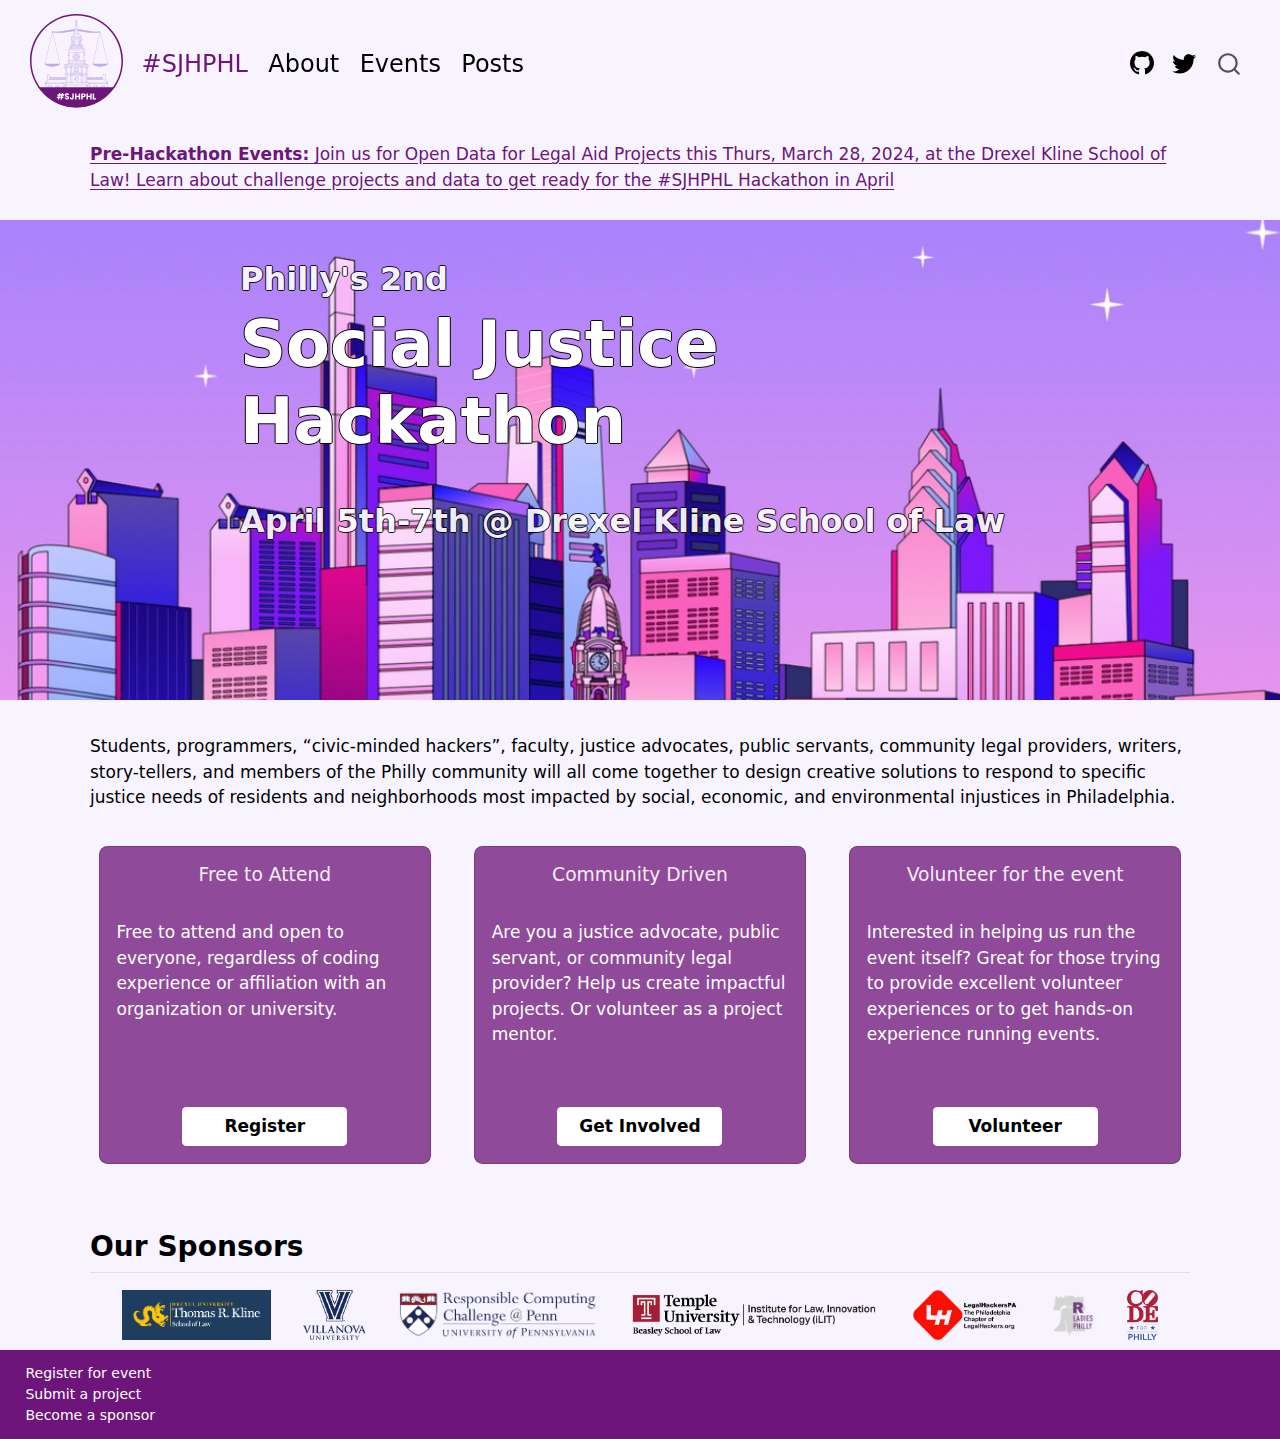
<file: index.html>
<!DOCTYPE html>
<html xmlns="http://www.w3.org/1999/xhtml" lang="en" xml:lang="en"><head>

<meta charset="utf-8">
<meta name="generator" content="quarto-1.4.537">

<meta name="viewport" content="width=device-width, initial-scale=1.0, user-scalable=yes">


<title>Philly Social Justice Hackathon</title>
<style>
code{white-space: pre-wrap;}
span.smallcaps{font-variant: small-caps;}
div.columns{display: flex; gap: min(4vw, 1.5em);}
div.column{flex: auto; overflow-x: auto;}
div.hanging-indent{margin-left: 1.5em; text-indent: -1.5em;}
ul.task-list{list-style: none;}
ul.task-list li input[type="checkbox"] {
  width: 0.8em;
  margin: 0 0.8em 0.2em -1em; /* quarto-specific, see https://github.com/quarto-dev/quarto-cli/issues/4556 */ 
  vertical-align: middle;
}
</style>


<script src="site_libs/quarto-nav/quarto-nav.js"></script>
<script src="site_libs/quarto-nav/headroom.min.js"></script>
<script src="site_libs/clipboard/clipboard.min.js"></script>
<script src="site_libs/quarto-search/autocomplete.umd.js"></script>
<script src="site_libs/quarto-search/fuse.min.js"></script>
<script src="site_libs/quarto-search/quarto-search.js"></script>
<meta name="quarto:offset" content="./">
<script src="site_libs/quarto-html/quarto.js"></script>
<script src="site_libs/quarto-html/popper.min.js"></script>
<script src="site_libs/quarto-html/tippy.umd.min.js"></script>
<script src="site_libs/quarto-html/anchor.min.js"></script>
<link href="site_libs/quarto-html/tippy.css" rel="stylesheet">
<link href="site_libs/quarto-html/quarto-syntax-highlighting.css" rel="stylesheet" id="quarto-text-highlighting-styles">
<script src="site_libs/bootstrap/bootstrap.min.js"></script>
<link href="site_libs/bootstrap/bootstrap-icons.css" rel="stylesheet">
<link href="site_libs/bootstrap/bootstrap.min.css" rel="stylesheet" id="quarto-bootstrap" data-mode="light">
<script id="quarto-search-options" type="application/json">{
  "location": "navbar",
  "copy-button": false,
  "collapse-after": 3,
  "panel-placement": "end",
  "type": "overlay",
  "limit": 50,
  "keyboard-shortcut": [
    "f",
    "/",
    "s"
  ],
  "show-item-context": false,
  "language": {
    "search-no-results-text": "No results",
    "search-matching-documents-text": "matching documents",
    "search-copy-link-title": "Copy link to search",
    "search-hide-matches-text": "Hide additional matches",
    "search-more-match-text": "more match in this document",
    "search-more-matches-text": "more matches in this document",
    "search-clear-button-title": "Clear",
    "search-text-placeholder": "",
    "search-detached-cancel-button-title": "Cancel",
    "search-submit-button-title": "Submit",
    "search-label": "Search"
  }
}</script>


<meta property="og:title" content="Philadelphia Social Justice Hackathon">
<meta property="og:description" content="The Philadelphia Social Justice Hackathon will be held at the Drexel Law School from April 5-7, 2024, to bring students, programmers, and other “civic-minded hackers” together – to work in collaboration with justice advocates, public servants, community legal providers, and members of the community.">
<meta property="og:image" content="/assets/preview.png">
<meta property="og:image:alt" content="A purple banner with the text: Philadelphia's Social Justice Hackathon; Drexel's Kline School of Law; April 5-7">
<meta property="og:image:height" content="500">
<meta property="og:image:width" content="1500">
<meta property="og:locale" content="en_US">
<meta property="og:site_name" content="#SJHPHL">
</head>

<body class="nav-fixed fullcontent">

<div id="quarto-search-results"></div>
  <header id="quarto-header" class="headroom fixed-top">
    <nav class="navbar navbar-expand-lg " data-bs-theme="dark">
      <div class="navbar-container container-fluid">
      <div class="navbar-brand-container mx-auto">
    <a href="./index.html" class="navbar-brand navbar-brand-logo">
    <img src="./assets/logo-large.svg" alt="" class="navbar-logo">
    </a>
  </div>
            <div id="quarto-search" class="" title="Search"></div>
          <button class="navbar-toggler" type="button" data-bs-toggle="collapse" data-bs-target="#navbarCollapse" aria-controls="navbarCollapse" aria-expanded="false" aria-label="Toggle navigation" onclick="if (window.quartoToggleHeadroom) { window.quartoToggleHeadroom(); }">
  <span class="navbar-toggler-icon"></span>
</button>
          <div class="collapse navbar-collapse" id="navbarCollapse">
            <ul class="navbar-nav navbar-nav-scroll me-auto">
  <li class="nav-item">
    <a class="nav-link active" href="./index.html" aria-current="page"> 
<span class="menu-text">#SJHPHL</span></a>
  </li>  
  <li class="nav-item">
    <a class="nav-link" href="./about.html"> 
<span class="menu-text">About</span></a>
  </li>  
  <li class="nav-item">
    <a class="nav-link" href="./events.html"> 
<span class="menu-text">Events</span></a>
  </li>  
  <li class="nav-item">
    <a class="nav-link" href="./posts/index.html"> 
<span class="menu-text">Posts</span></a>
  </li>  
</ul>
            <ul class="navbar-nav navbar-nav-scroll ms-auto">
  <li class="nav-item compact">
    <a class="nav-link" href="https://github.com/socialjusticehackathon/"> <i class="bi bi-github" role="img">
</i> 
<span class="menu-text"></span></a>
  </li>  
  <li class="nav-item compact">
    <a class="nav-link" href="https://twitter.com/ssjhackathon"> <i class="bi bi-twitter" role="img">
</i> 
<span class="menu-text"></span></a>
  </li>  
</ul>
          </div> <!-- /navcollapse -->
          <div class="quarto-navbar-tools">
</div>
      </div> <!-- /container-fluid -->
    </nav>
</header>
<!-- content -->
<div id="quarto-content" class="quarto-container page-layout-custom page-navbar">
<!-- sidebar -->
<!-- margin-sidebar -->
<!-- main -->




<!-- HERO BANNER -->
<div class="content-block">
<a class="preview-link" href="https://www.eventbrite.com/e/sjhphl-open-data-for-legal-aid-projects-and-pizza-tickets-860772532817" target="_blank">
<p class="hero-link content-block"><b>Pre-Hackathon Events:</b> Join us for Open Data for Legal Aid Projects this Thurs, March 28, 2024, at the Drexel Kline School of Law! Learn about challenge projects and data to get ready for the #SJHPHL Hackathon in April</p>
</a>
</div>
<div class="hero-banner text-center">
<h3 class="text-left">Philly's 2nd</h3>
<h1 class="text-left hero-title">Social Justice Hackathon</h1>
<h3 class="text-left">April 5th-7th @ Drexel Kline School of Law</h3>
</div>
<!-- /HERO BANNER -->
<div class="content-block">
<div class="hero-text content-block">
<p>Students, programmers, “civic-minded hackers”, faculty, justice advocates, public servants, community legal providers, writers, story-tellers, and members of the Philly community will all come together to design creative solutions to respond to specific justice needs of residents and neighborhoods most impacted by social, economic, and environmental injustices in Philadelphia.</p>
</div>
<div class="list grid">
<div class="card rounded-3 m-2 g-col-lg-4 g-col-md-6 g-col-sm-6 g-col-12" style="background: #8f4b99;">
<div class="card-body">
<section class="card-title text-center">
<h5>Free to Attend</h5>
</section>
<br>
<p>Free to attend and open to everyone, regardless of coding experience 
    or affiliation with an organization or university.</p>
<br>
</div>
<div class="d-flex justify-content-center mb-3">
<a class="btn btn-action btn-primary btn-action-primary justify-content-center" href="https://www.eventbrite.com/e/philadelphias-social-justice-hackathon-tickets-829209476867">Register</a>
</div>
</div>
<div class="card rounded-3 m-2 g-col-lg-4 g-col-md-6 g-col-sm-6 g-col-12" style="background: #8f4b99;">
<div class="card-body">
<section class="card-title text-center">
<h5>Community Driven</h5>
</section>
<br>
<p>Are you a justice advocate, public servant, or community legal provider?
    Help us create impactful projects. Or volunteer as a project mentor.</p>
<br>
</div>
<div class="d-flex justify-content-center mb-3">
<a class="btn btn-action btn-primary btn-action-primary justify-content-center" href="./posts/2024-02-08-for-organizers.html">Get Involved</a>
</div>
</div>
<div class="card rounded-3 m-2 g-col-lg-4 g-col-md-6 g-col-sm-6 g-col-12" style="background: #8f4b99;">
<div class="card-body">
<section class="card-title text-center">
<h5>Volunteer for the event</h5>
</section>
<br>
<p>Interested in helping us run the event itself? 
    Great for those trying to provide excellent volunteer experiences
    or to get hands-on experience running events.</p>
<br>
</div>
<div class="d-flex justify-content-center mb-3">
<a class="btn btn-action btn-primary btn-action-primary justify-content-center" href="https://forms.gle/2Nc41iEoTqveGCQU7">Volunteer</a>
</div>
</div>
</div>
</div>
<section id="sponsors" class="content-block">
<h2>Our Sponsors</h2>
<div class="sponsor-logos">
<a href="https://drexel.edu/law/" target="_blank">
<img src="assets/sponsors/drexel-law-school.png" alt="Drexel Law School Logo">
</a>
<a href="https://www1.villanova.edu/university/law.html" target="_blank">
<img src="assets/sponsors/Villanova_VU19Blue.png" alt="Villanova Law School Logo">
</a>
<a href="https://www.law.upenn.edu/" target="_blank">
<img src="assets/sponsors/fpi logo.png" alt="Penn Law School Logo">
</a>
<a href="https://law.temple.edu/ilit/" target="_blank">
<img src="assets/sponsors/iLIT__White_Vert_Red_Black_Horiz (1).png" alt="Temple iLIT Logo">
</a>
<a href="https://www.meetup.com/LegalHackersPA/" target="_blank">
<img src="assets/sponsors/PhiladelphiaChapterOfLegalHackers_Logo_111623.gif" alt="Philadelphia Legal Hackers Logo">
</a>
<a href="https://www.rladiesphilly.org/" target="_blank">
<img src="assets/sponsors/rladies logo.png" alt="R Ladies Philly Logo">
</a>
<a href="https://codeforphilly.org/" target="_blank">
<img src="assets/sponsors/code-for-philly.png" alt="Code for Philly Logo">
</a>
</div>
</section>




<script id="quarto-html-after-body" type="application/javascript">
window.document.addEventListener("DOMContentLoaded", function (event) {
  const toggleBodyColorMode = (bsSheetEl) => {
    const mode = bsSheetEl.getAttribute("data-mode");
    const bodyEl = window.document.querySelector("body");
    if (mode === "dark") {
      bodyEl.classList.add("quarto-dark");
      bodyEl.classList.remove("quarto-light");
    } else {
      bodyEl.classList.add("quarto-light");
      bodyEl.classList.remove("quarto-dark");
    }
  }
  const toggleBodyColorPrimary = () => {
    const bsSheetEl = window.document.querySelector("link#quarto-bootstrap");
    if (bsSheetEl) {
      toggleBodyColorMode(bsSheetEl);
    }
  }
  toggleBodyColorPrimary();  
  const icon = "";
  const anchorJS = new window.AnchorJS();
  anchorJS.options = {
    placement: 'right',
    icon: icon
  };
  anchorJS.add('.anchored');
  const isCodeAnnotation = (el) => {
    for (const clz of el.classList) {
      if (clz.startsWith('code-annotation-')) {                     
        return true;
      }
    }
    return false;
  }
  const clipboard = new window.ClipboardJS('.code-copy-button', {
    text: function(trigger) {
      const codeEl = trigger.previousElementSibling.cloneNode(true);
      for (const childEl of codeEl.children) {
        if (isCodeAnnotation(childEl)) {
          childEl.remove();
        }
      }
      return codeEl.innerText;
    }
  });
  clipboard.on('success', function(e) {
    // button target
    const button = e.trigger;
    // don't keep focus
    button.blur();
    // flash "checked"
    button.classList.add('code-copy-button-checked');
    var currentTitle = button.getAttribute("title");
    button.setAttribute("title", "Copied!");
    let tooltip;
    if (window.bootstrap) {
      button.setAttribute("data-bs-toggle", "tooltip");
      button.setAttribute("data-bs-placement", "left");
      button.setAttribute("data-bs-title", "Copied!");
      tooltip = new bootstrap.Tooltip(button, 
        { trigger: "manual", 
          customClass: "code-copy-button-tooltip",
          offset: [0, -8]});
      tooltip.show();    
    }
    setTimeout(function() {
      if (tooltip) {
        tooltip.hide();
        button.removeAttribute("data-bs-title");
        button.removeAttribute("data-bs-toggle");
        button.removeAttribute("data-bs-placement");
      }
      button.setAttribute("title", currentTitle);
      button.classList.remove('code-copy-button-checked');
    }, 1000);
    // clear code selection
    e.clearSelection();
  });
  function tippyHover(el, contentFn, onTriggerFn, onUntriggerFn) {
    const config = {
      allowHTML: true,
      maxWidth: 500,
      delay: 100,
      arrow: false,
      appendTo: function(el) {
          return el.parentElement;
      },
      interactive: true,
      interactiveBorder: 10,
      theme: 'quarto',
      placement: 'bottom-start',
    };
    if (contentFn) {
      config.content = contentFn;
    }
    if (onTriggerFn) {
      config.onTrigger = onTriggerFn;
    }
    if (onUntriggerFn) {
      config.onUntrigger = onUntriggerFn;
    }
    window.tippy(el, config); 
  }
  const noterefs = window.document.querySelectorAll('a[role="doc-noteref"]');
  for (var i=0; i<noterefs.length; i++) {
    const ref = noterefs[i];
    tippyHover(ref, function() {
      // use id or data attribute instead here
      let href = ref.getAttribute('data-footnote-href') || ref.getAttribute('href');
      try { href = new URL(href).hash; } catch {}
      const id = href.replace(/^#\/?/, "");
      const note = window.document.getElementById(id);
      return note.innerHTML;
    });
  }
  const xrefs = window.document.querySelectorAll('a.quarto-xref');
  const processXRef = (id, note) => {
    // Strip column container classes
    const stripColumnClz = (el) => {
      el.classList.remove("page-full", "page-columns");
      if (el.children) {
        for (const child of el.children) {
          stripColumnClz(child);
        }
      }
    }
    stripColumnClz(note)
    if (id === null || id.startsWith('sec-')) {
      // Special case sections, only their first couple elements
      const container = document.createElement("div");
      if (note.children && note.children.length > 2) {
        container.appendChild(note.children[0].cloneNode(true));
        for (let i = 1; i < note.children.length; i++) {
          const child = note.children[i];
          if (child.tagName === "P" && child.innerText === "") {
            continue;
          } else {
            container.appendChild(child.cloneNode(true));
            break;
          }
        }
        if (window.Quarto?.typesetMath) {
          window.Quarto.typesetMath(container);
        }
        return container.innerHTML
      } else {
        if (window.Quarto?.typesetMath) {
          window.Quarto.typesetMath(note);
        }
        return note.innerHTML;
      }
    } else {
      // Remove any anchor links if they are present
      const anchorLink = note.querySelector('a.anchorjs-link');
      if (anchorLink) {
        anchorLink.remove();
      }
      if (window.Quarto?.typesetMath) {
        window.Quarto.typesetMath(note);
      }
      return note.innerHTML;
    }
  }
  for (var i=0; i<xrefs.length; i++) {
    const xref = xrefs[i];
    tippyHover(xref, undefined, function(instance) {
      instance.disable();
      let url = xref.getAttribute('href');
      let hash = undefined; 
      if (url.startsWith('#')) {
        hash = url;
      } else {
        try { hash = new URL(url).hash; } catch {}
      }
      if (hash) {
        const id = hash.replace(/^#\/?/, "");
        const note = window.document.getElementById(id);
        if (note !== null) {
          try {
            const html = processXRef(id, note.cloneNode(true));
            instance.setContent(html);
          } finally {
            instance.enable();
            instance.show();
          }
        } else {
          // See if we can fetch this
          fetch(url.split('#')[0])
          .then(res => res.text())
          .then(html => {
            const parser = new DOMParser();
            const htmlDoc = parser.parseFromString(html, "text/html");
            const note = htmlDoc.getElementById(id);
            if (note !== null) {
              const html = processXRef(id, note);
              instance.setContent(html);
            } 
          }).finally(() => {
            instance.enable();
            instance.show();
          });
        }
      } else {
        // See if we can fetch a full url (with no hash to target)
        // This is a special case and we should probably do some content thinning / targeting
        fetch(url)
        .then(res => res.text())
        .then(html => {
          const parser = new DOMParser();
          const htmlDoc = parser.parseFromString(html, "text/html");
          const note = htmlDoc.querySelector('main.content');
          if (note !== null) {
            // This should only happen for chapter cross references
            // (since there is no id in the URL)
            // remove the first header
            if (note.children.length > 0 && note.children[0].tagName === "HEADER") {
              note.children[0].remove();
            }
            const html = processXRef(null, note);
            instance.setContent(html);
          } 
        }).finally(() => {
          instance.enable();
          instance.show();
        });
      }
    }, function(instance) {
    });
  }
      let selectedAnnoteEl;
      const selectorForAnnotation = ( cell, annotation) => {
        let cellAttr = 'data-code-cell="' + cell + '"';
        let lineAttr = 'data-code-annotation="' +  annotation + '"';
        const selector = 'span[' + cellAttr + '][' + lineAttr + ']';
        return selector;
      }
      const selectCodeLines = (annoteEl) => {
        const doc = window.document;
        const targetCell = annoteEl.getAttribute("data-target-cell");
        const targetAnnotation = annoteEl.getAttribute("data-target-annotation");
        const annoteSpan = window.document.querySelector(selectorForAnnotation(targetCell, targetAnnotation));
        const lines = annoteSpan.getAttribute("data-code-lines").split(",");
        const lineIds = lines.map((line) => {
          return targetCell + "-" + line;
        })
        let top = null;
        let height = null;
        let parent = null;
        if (lineIds.length > 0) {
            //compute the position of the single el (top and bottom and make a div)
            const el = window.document.getElementById(lineIds[0]);
            top = el.offsetTop;
            height = el.offsetHeight;
            parent = el.parentElement.parentElement;
          if (lineIds.length > 1) {
            const lastEl = window.document.getElementById(lineIds[lineIds.length - 1]);
            const bottom = lastEl.offsetTop + lastEl.offsetHeight;
            height = bottom - top;
          }
          if (top !== null && height !== null && parent !== null) {
            // cook up a div (if necessary) and position it 
            let div = window.document.getElementById("code-annotation-line-highlight");
            if (div === null) {
              div = window.document.createElement("div");
              div.setAttribute("id", "code-annotation-line-highlight");
              div.style.position = 'absolute';
              parent.appendChild(div);
            }
            div.style.top = top - 2 + "px";
            div.style.height = height + 4 + "px";
            div.style.left = 0;
            let gutterDiv = window.document.getElementById("code-annotation-line-highlight-gutter");
            if (gutterDiv === null) {
              gutterDiv = window.document.createElement("div");
              gutterDiv.setAttribute("id", "code-annotation-line-highlight-gutter");
              gutterDiv.style.position = 'absolute';
              const codeCell = window.document.getElementById(targetCell);
              const gutter = codeCell.querySelector('.code-annotation-gutter');
              gutter.appendChild(gutterDiv);
            }
            gutterDiv.style.top = top - 2 + "px";
            gutterDiv.style.height = height + 4 + "px";
          }
          selectedAnnoteEl = annoteEl;
        }
      };
      const unselectCodeLines = () => {
        const elementsIds = ["code-annotation-line-highlight", "code-annotation-line-highlight-gutter"];
        elementsIds.forEach((elId) => {
          const div = window.document.getElementById(elId);
          if (div) {
            div.remove();
          }
        });
        selectedAnnoteEl = undefined;
      };
        // Handle positioning of the toggle
    window.addEventListener(
      "resize",
      throttle(() => {
        elRect = undefined;
        if (selectedAnnoteEl) {
          selectCodeLines(selectedAnnoteEl);
        }
      }, 10)
    );
    function throttle(fn, ms) {
    let throttle = false;
    let timer;
      return (...args) => {
        if(!throttle) { // first call gets through
            fn.apply(this, args);
            throttle = true;
        } else { // all the others get throttled
            if(timer) clearTimeout(timer); // cancel #2
            timer = setTimeout(() => {
              fn.apply(this, args);
              timer = throttle = false;
            }, ms);
        }
      };
    }
      // Attach click handler to the DT
      const annoteDls = window.document.querySelectorAll('dt[data-target-cell]');
      for (const annoteDlNode of annoteDls) {
        annoteDlNode.addEventListener('click', (event) => {
          const clickedEl = event.target;
          if (clickedEl !== selectedAnnoteEl) {
            unselectCodeLines();
            const activeEl = window.document.querySelector('dt[data-target-cell].code-annotation-active');
            if (activeEl) {
              activeEl.classList.remove('code-annotation-active');
            }
            selectCodeLines(clickedEl);
            clickedEl.classList.add('code-annotation-active');
          } else {
            // Unselect the line
            unselectCodeLines();
            clickedEl.classList.remove('code-annotation-active');
          }
        });
      }
  const findCites = (el) => {
    const parentEl = el.parentElement;
    if (parentEl) {
      const cites = parentEl.dataset.cites;
      if (cites) {
        return {
          el,
          cites: cites.split(' ')
        };
      } else {
        return findCites(el.parentElement)
      }
    } else {
      return undefined;
    }
  };
  var bibliorefs = window.document.querySelectorAll('a[role="doc-biblioref"]');
  for (var i=0; i<bibliorefs.length; i++) {
    const ref = bibliorefs[i];
    const citeInfo = findCites(ref);
    if (citeInfo) {
      tippyHover(citeInfo.el, function() {
        var popup = window.document.createElement('div');
        citeInfo.cites.forEach(function(cite) {
          var citeDiv = window.document.createElement('div');
          citeDiv.classList.add('hanging-indent');
          citeDiv.classList.add('csl-entry');
          var biblioDiv = window.document.getElementById('ref-' + cite);
          if (biblioDiv) {
            citeDiv.innerHTML = biblioDiv.innerHTML;
          }
          popup.appendChild(citeDiv);
        });
        return popup.innerHTML;
      });
    }
  }
});
</script>
</div> <!-- /content -->
<footer class="footer">
  <div class="nav-footer">
    <div class="nav-footer-left">
      <ul class="footer-items list-unstyled">
    <li class="nav-item">
    <a class="nav-link" href="https://www.eventbrite.com/e/philadelphias-social-justice-hackathon-tickets-829209476867">
<p>Register for event</p>
</a>
  </li>  
    <li class="nav-item">
    <a class="nav-link" href="http://tinyurl.com/sjhphlchallenge">
<p>Submit a project</p>
</a>
  </li>  
    <li class="nav-item">
    <a class="nav-link" href="mailto:info@socialjusticehackathon.com">
<p>Become a sponsor</p>
</a>
  </li>  
</ul>
    </div>   
    <div class="nav-footer-center">
      &nbsp;
    </div>
    <div class="nav-footer-right">
      &nbsp;
    </div>
  </div>
</footer>




</body></html>
</file>
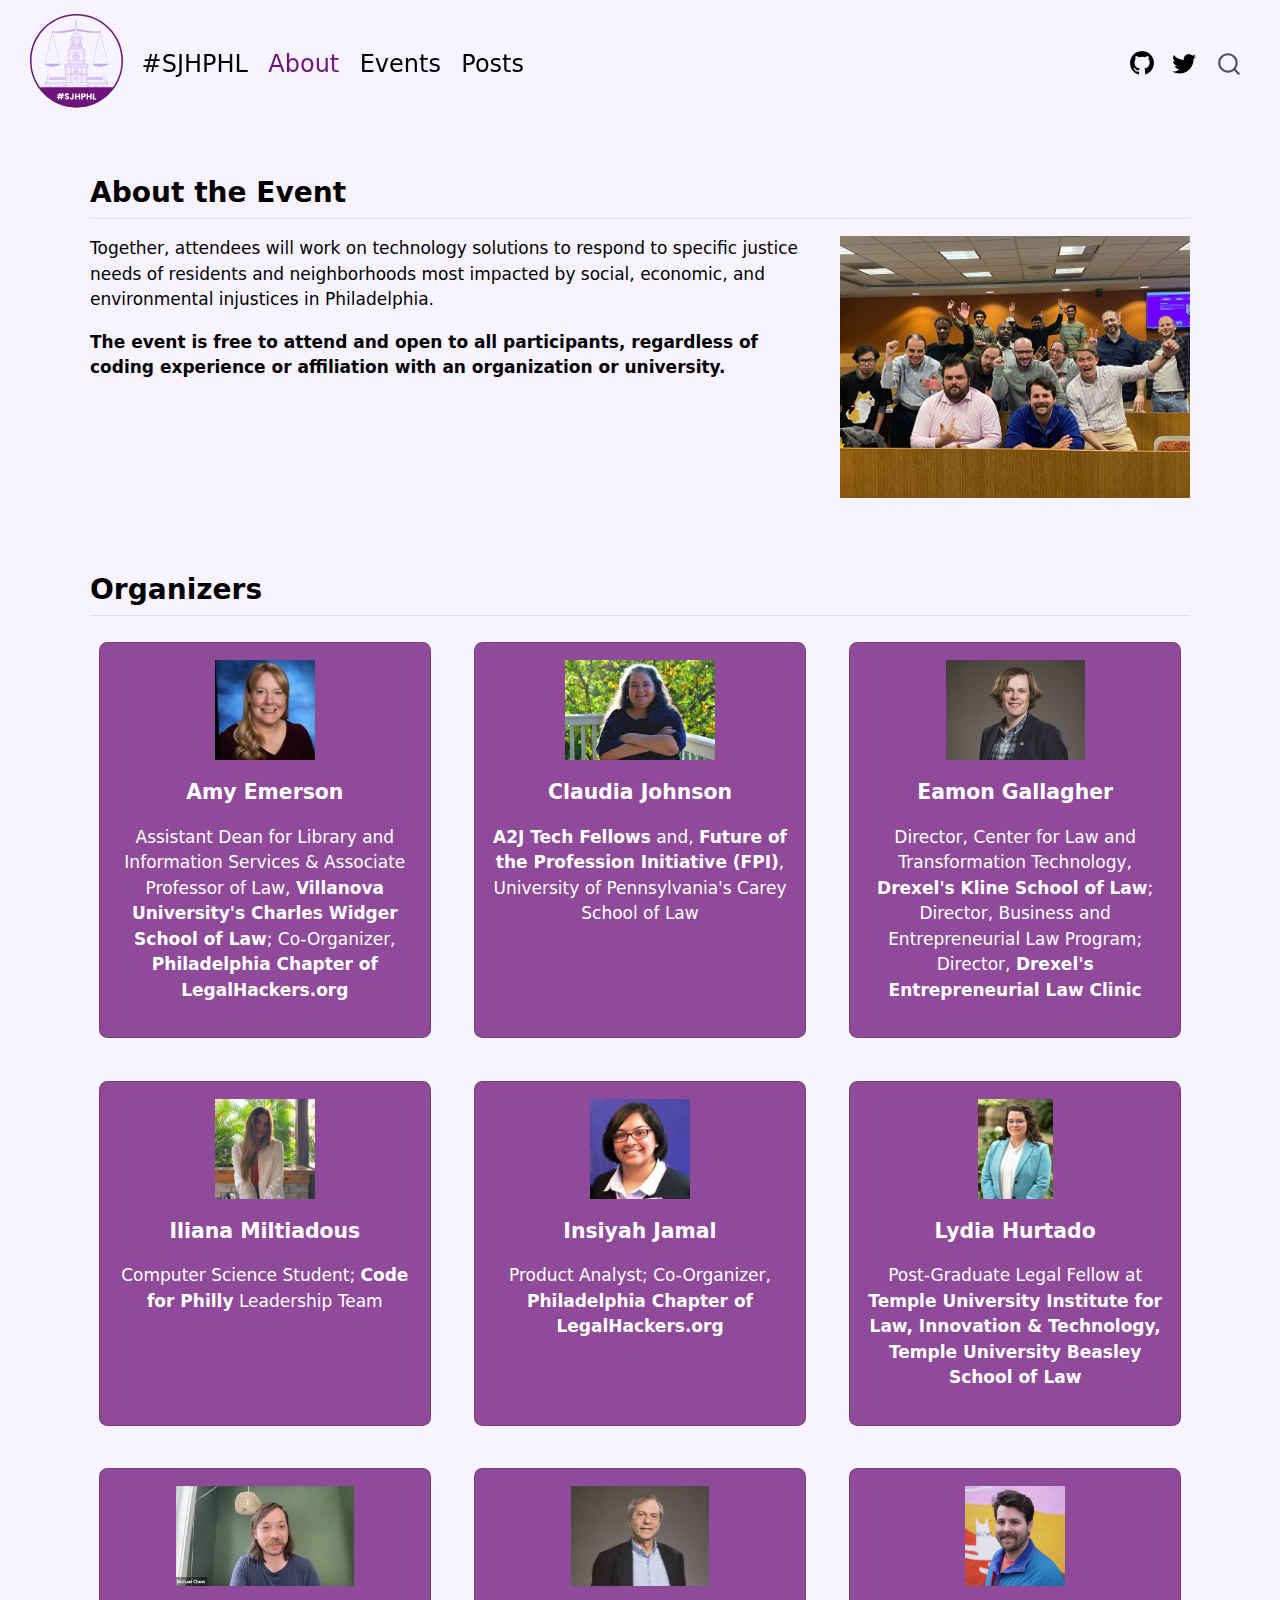
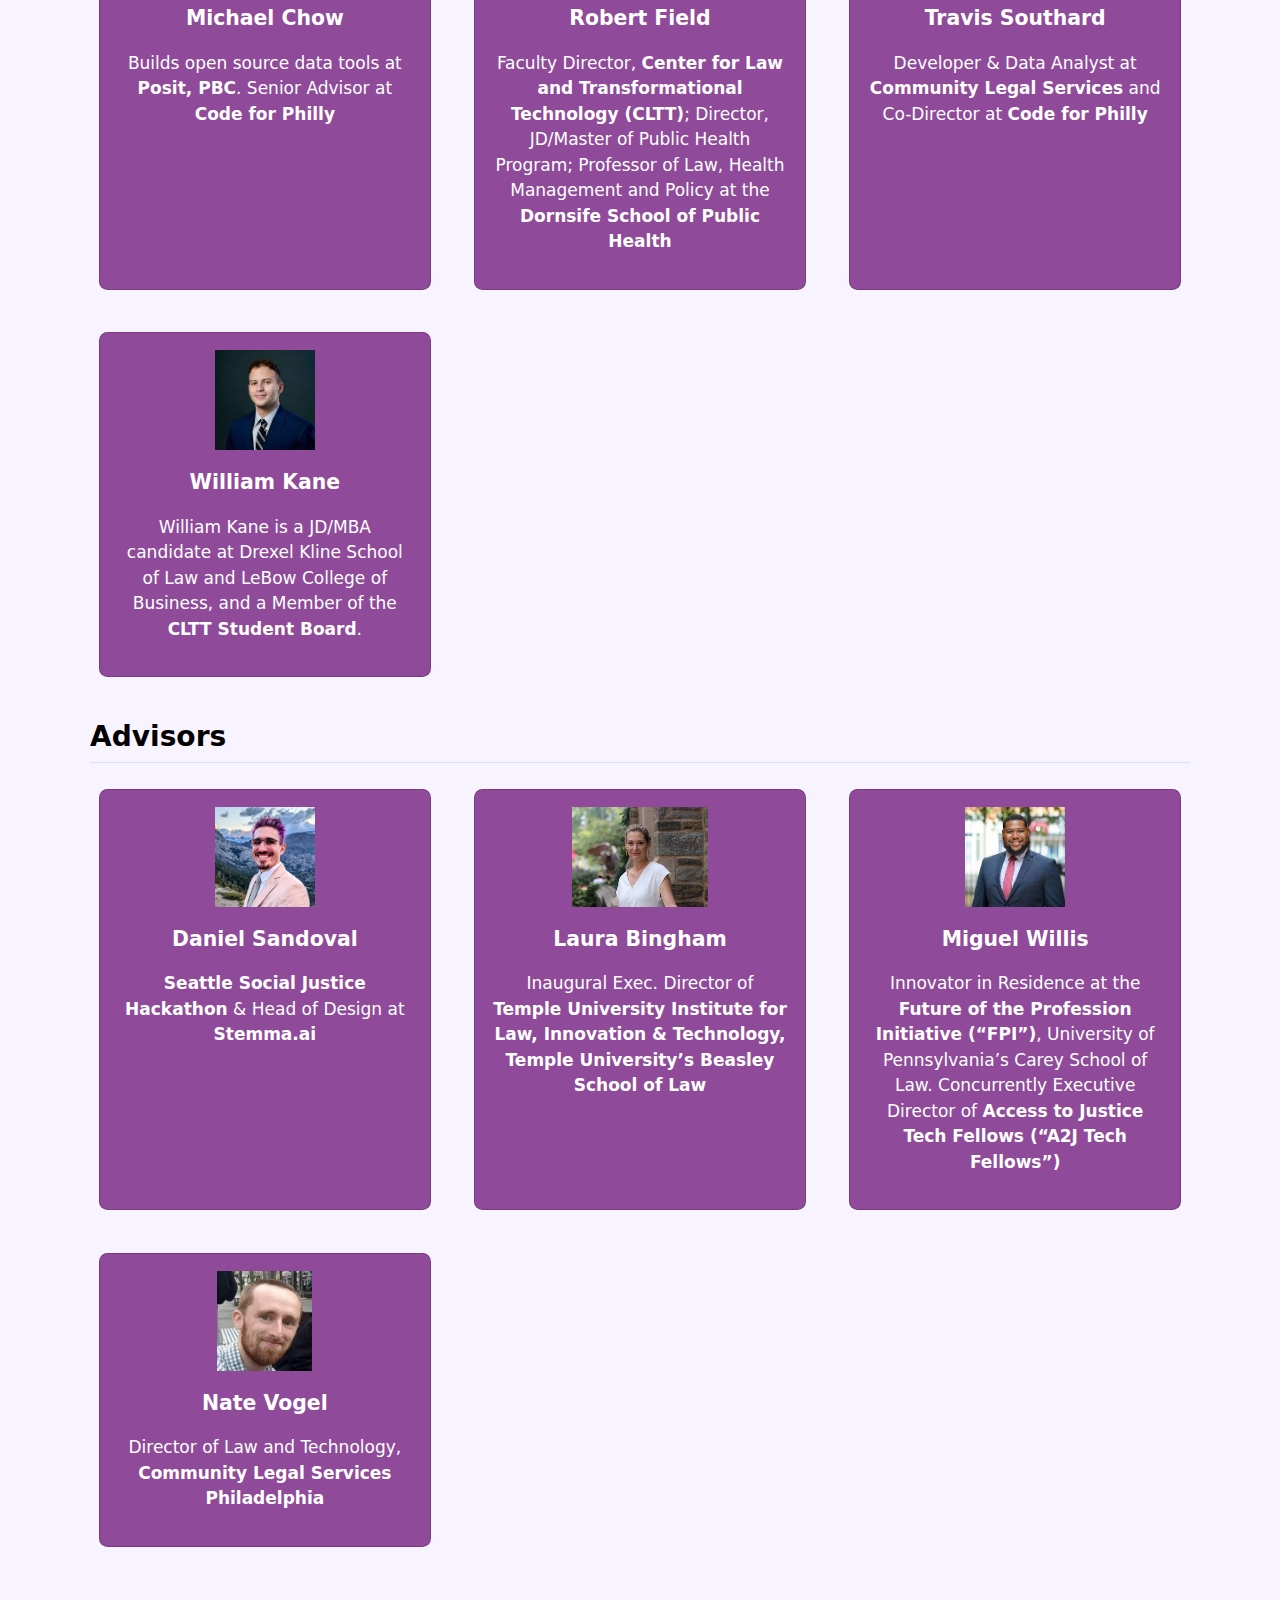
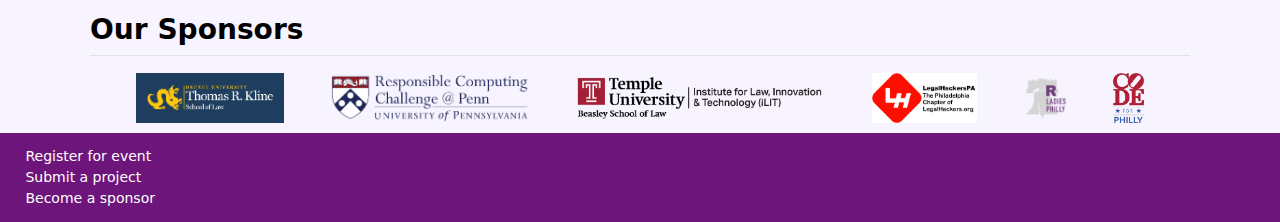
<file: about.html>
<!DOCTYPE html>
<html xmlns="http://www.w3.org/1999/xhtml" lang="en" xml:lang="en"><head>

<meta charset="utf-8">
<meta name="generator" content="quarto-1.4.537">

<meta name="viewport" content="width=device-width, initial-scale=1.0, user-scalable=yes">


<title>Philly Social Justice Hackathon</title>
<style>
code{white-space: pre-wrap;}
span.smallcaps{font-variant: small-caps;}
div.columns{display: flex; gap: min(4vw, 1.5em);}
div.column{flex: auto; overflow-x: auto;}
div.hanging-indent{margin-left: 1.5em; text-indent: -1.5em;}
ul.task-list{list-style: none;}
ul.task-list li input[type="checkbox"] {
  width: 0.8em;
  margin: 0 0.8em 0.2em -1em; /* quarto-specific, see https://github.com/quarto-dev/quarto-cli/issues/4556 */ 
  vertical-align: middle;
}
</style>


<script src="site_libs/quarto-nav/quarto-nav.js"></script>
<script src="site_libs/quarto-nav/headroom.min.js"></script>
<script src="site_libs/clipboard/clipboard.min.js"></script>
<script src="site_libs/quarto-search/autocomplete.umd.js"></script>
<script src="site_libs/quarto-search/fuse.min.js"></script>
<script src="site_libs/quarto-search/quarto-search.js"></script>
<meta name="quarto:offset" content="./">
<script src="site_libs/quarto-html/quarto.js"></script>
<script src="site_libs/quarto-html/popper.min.js"></script>
<script src="site_libs/quarto-html/tippy.umd.min.js"></script>
<script src="site_libs/quarto-html/anchor.min.js"></script>
<link href="site_libs/quarto-html/tippy.css" rel="stylesheet">
<link href="site_libs/quarto-html/quarto-syntax-highlighting.css" rel="stylesheet" id="quarto-text-highlighting-styles">
<script src="site_libs/bootstrap/bootstrap.min.js"></script>
<link href="site_libs/bootstrap/bootstrap-icons.css" rel="stylesheet">
<link href="site_libs/bootstrap/bootstrap.min.css" rel="stylesheet" id="quarto-bootstrap" data-mode="light">
<script id="quarto-search-options" type="application/json">{
  "location": "navbar",
  "copy-button": false,
  "collapse-after": 3,
  "panel-placement": "end",
  "type": "overlay",
  "limit": 50,
  "keyboard-shortcut": [
    "f",
    "/",
    "s"
  ],
  "show-item-context": false,
  "language": {
    "search-no-results-text": "No results",
    "search-matching-documents-text": "matching documents",
    "search-copy-link-title": "Copy link to search",
    "search-hide-matches-text": "Hide additional matches",
    "search-more-match-text": "more match in this document",
    "search-more-matches-text": "more matches in this document",
    "search-clear-button-title": "Clear",
    "search-text-placeholder": "",
    "search-detached-cancel-button-title": "Cancel",
    "search-submit-button-title": "Submit",
    "search-label": "Search"
  }
}</script>


<meta property="og:title" content="Philadelphia Social Justice Hackathon">
<meta property="og:description" content="The Philadelphia Social Justice Hackathon will be held at the Drexel Law School from April 5-7, 2024, to bring students, programmers, and other “civic-minded hackers” together – to work in collaboration with justice advocates, public servants, community legal providers, and members of the community.">
<meta property="og:image" content="/assets/preview.png">
<meta property="og:image:alt" content="A purple banner with the text: Philadelphia's Social Justice Hackathon; Drexel's Kline School of Law; April 5-7">
<meta property="og:image:height" content="500">
<meta property="og:image:width" content="1500">
<meta property="og:locale" content="en_US">
<meta property="og:site_name" content="#SJHPHL">
</head>

<body class="nav-fixed fullcontent">

<div id="quarto-search-results"></div>
  <header id="quarto-header" class="headroom fixed-top">
    <nav class="navbar navbar-expand-lg " data-bs-theme="dark">
      <div class="navbar-container container-fluid">
      <div class="navbar-brand-container mx-auto">
    <a href="./index.html" class="navbar-brand navbar-brand-logo">
    <img src="./assets/logo-large.svg" alt="" class="navbar-logo">
    </a>
  </div>
            <div id="quarto-search" class="" title="Search"></div>
          <button class="navbar-toggler" type="button" data-bs-toggle="collapse" data-bs-target="#navbarCollapse" aria-controls="navbarCollapse" aria-expanded="false" aria-label="Toggle navigation" onclick="if (window.quartoToggleHeadroom) { window.quartoToggleHeadroom(); }">
  <span class="navbar-toggler-icon"></span>
</button>
          <div class="collapse navbar-collapse" id="navbarCollapse">
            <ul class="navbar-nav navbar-nav-scroll me-auto">
  <li class="nav-item">
    <a class="nav-link" href="./index.html"> 
<span class="menu-text">#SJHPHL</span></a>
  </li>  
  <li class="nav-item">
    <a class="nav-link active" href="./about.html" aria-current="page"> 
<span class="menu-text">About</span></a>
  </li>  
  <li class="nav-item">
    <a class="nav-link" href="./events.html"> 
<span class="menu-text">Events</span></a>
  </li>  
  <li class="nav-item">
    <a class="nav-link" href="./posts/index.html"> 
<span class="menu-text">Posts</span></a>
  </li>  
</ul>
            <ul class="navbar-nav navbar-nav-scroll ms-auto">
  <li class="nav-item compact">
    <a class="nav-link" href="https://github.com/socialjusticehackathon/"> <i class="bi bi-github" role="img">
</i> 
<span class="menu-text"></span></a>
  </li>  
  <li class="nav-item compact">
    <a class="nav-link" href="https://twitter.com/ssjhackathon"> <i class="bi bi-twitter" role="img">
</i> 
<span class="menu-text"></span></a>
  </li>  
</ul>
          </div> <!-- /navcollapse -->
          <div class="quarto-navbar-tools">
</div>
      </div> <!-- /container-fluid -->
    </nav>
</header>
<!-- content -->
<div id="quarto-content" class="quarto-container page-layout-custom page-navbar">
<!-- sidebar -->
<!-- margin-sidebar -->
<!-- main -->




<section id="about-the-event" class="content-block">
<h2>About the Event</h2>
<div class="grid">
<div class="g-col-lg-8 g-col-12">
<p>Together, attendees will work on technology solutions to respond to specific justice needs of residents and neighborhoods most impacted by social, economic, and environmental injustices in Philadelphia.</p>
<p><strong>The event is free to attend and open to all participants, regardless of coding experience or affiliation with an organization or university.</strong></p>
</div>
<div class="g-col-lg-4 g-col-8 g-start-3">
<p><img src="assets/about-page_hero-bg-img-1.jpeg" class="img-fluid"></p>
</div>
</div>
</section>
<div class="content-block">
<h2>Organizers</h2>
<div class="list grid">
<div class="card rounded-3 m-2 g-col-lg-4 g-col-md-6 g-col-sm-6 g-col-12" style="background: #8f4b99;">
<div class="card-body text-center">
<a href="https://www.linkedin.com/in/amy-emerson-87b2116b">
<img src="assets/organizers/amy-emerson.jpg" height="100px">
</a>
<p class="text-center mt-3" style="font-size: 1.2rem;">
<a href="https://www.linkedin.com/in/amy-emerson-87b2116b">Amy Emerson</a>
</p>
<p class="text-center person-bio"></p><p>Assistant Dean for Library and Information Services &amp; Associate Professor of Law, <a href="https://www1.villanova.edu/university/law/faculty-scholarship/faculty-directory/profiles/AmyEmerson.html">Villanova University's Charles Widger School of Law</a>; Co-Organizer, <a href="https://meetu.ps/c/2kTMY/CT57q/a">Philadelphia Chapter of LegalHackers.org</a></p>
<p></p>
</div>
</div>
<div class="card rounded-3 m-2 g-col-lg-4 g-col-md-6 g-col-sm-6 g-col-12" style="background: #8f4b99;">
<div class="card-body text-center">
<a href="https://www.linkedin.com/in/claudia-johnson-5a47656">
<img src="assets/organizers/claudia-johnson.jpg" height="100px">
</a>
<p class="text-center mt-3" style="font-size: 1.2rem;">
<a href="https://www.linkedin.com/in/claudia-johnson-5a47656">Claudia Johnson</a>
</p>
<p class="text-center person-bio"></p><p><a href="https://www.atjtechfellows.org">A2J Tech Fellows</a> and, <a href="https://www.law.upenn.edu/futureprofessioninitiative/">Future of the Profession Initiative (FPI)</a>, University of Pennsylvania's Carey School of Law</p>
<p></p>
</div>
</div>
<div class="card rounded-3 m-2 g-col-lg-4 g-col-md-6 g-col-sm-6 g-col-12" style="background: #8f4b99;">
<div class="card-body text-center">
<a href="https://www.linkedin.com/in/eamongallagher">
<img src="assets/organizers/eamon-gallagher.jpg" height="100px">
</a>
<p class="text-center mt-3" style="font-size: 1.2rem;">
<a href="https://www.linkedin.com/in/eamongallagher">Eamon Gallagher</a>
</p>
<p class="text-center person-bio"></p><p>Director, Center for Law and Transformation Technology, <a href="https://drexel.edu/law/">Drexel's Kline School of Law</a>; Director, Business and Entrepreneurial Law Program; Director, <a href="https://drexel.edu/law/academics/kline-difference/clinics/entrepreneurial-law-clinic/">Drexel's Entrepreneurial Law Clinic</a></p>
<p></p>
</div>
</div>
<div class="card rounded-3 m-2 g-col-lg-4 g-col-md-6 g-col-sm-6 g-col-12" style="background: #8f4b99;">
<div class="card-body text-center">
<a href="https://www.linkedin.com/in/iliana-miltiadous-765109224/">
<img src="assets/organizers/iliana-miltiadous.jpg" height="100px">
</a>
<p class="text-center mt-3" style="font-size: 1.2rem;">
<a href="https://www.linkedin.com/in/iliana-miltiadous-765109224/">Iliana Miltiadous</a>
</p>
<p class="text-center person-bio"></p><p>Computer Science Student; <a href="https://codeforphilly.org/">Code for Philly</a> Leadership Team</p>
<p></p>
</div>
</div>
<div class="card rounded-3 m-2 g-col-lg-4 g-col-md-6 g-col-sm-6 g-col-12" style="background: #8f4b99;">
<div class="card-body text-center">
<a href="https://www.linkedin.com/in/ijamal/">
<img src="assets/organizers/insiyah-jamal.png" height="100px">
</a>
<p class="text-center mt-3" style="font-size: 1.2rem;">
<a href="https://www.linkedin.com/in/ijamal/">Insiyah Jamal</a>
</p>
<p class="text-center person-bio"></p><p>Product Analyst; Co-Organizer, <a href="https://meetu.ps/c/2kTMY/CT57q/a">Philadelphia Chapter of LegalHackers.org</a></p>
<p></p>
</div>
</div>
<div class="card rounded-3 m-2 g-col-lg-4 g-col-md-6 g-col-sm-6 g-col-12" style="background: #8f4b99;">
<div class="card-body text-center">
<a href="https://www.linkedin.com/in/lydiaehurtado/">
<img src="assets/organizers/lydia-hurtado.jpg" height="100px">
</a>
<p class="text-center mt-3" style="font-size: 1.2rem;">
<a href="https://www.linkedin.com/in/lydiaehurtado/">Lydia Hurtado</a>
</p>
<p class="text-center person-bio"></p><p>Post-Graduate Legal Fellow at <a href="https://law.temple.edu/ilit/">Temple University Institute for Law, Innovation &amp; Technology, Temple University Beasley School of Law</a></p>
<p></p>
</div>
</div>
<div class="card rounded-3 m-2 g-col-lg-4 g-col-md-6 g-col-sm-6 g-col-12" style="background: #8f4b99;">
<div class="card-body text-center">
<a href="https://www.linkedin.com/in/michael-a-chow">
<img src="assets/organizers/michael-chow.jpg" height="100px">
</a>
<p class="text-center mt-3" style="font-size: 1.2rem;">
<a href="https://www.linkedin.com/in/michael-a-chow">Michael Chow</a>
</p>
<p class="text-center person-bio"></p><p>Builds open source data tools at <a href="https://posit.co/">Posit, PBC</a>. Senior Advisor at <a href="https://codeforphilly.org/">Code for Philly</a></p>
<p></p>
</div>
</div>
<div class="card rounded-3 m-2 g-col-lg-4 g-col-md-6 g-col-sm-6 g-col-12" style="background: #8f4b99;">
<div class="card-body text-center">
<a href="https://www.linkedin.com/in/robert-field-9307a19">
<img src="assets/organizers/robert-field.jpg" height="100px">
</a>
<p class="text-center mt-3" style="font-size: 1.2rem;">
<a href="https://www.linkedin.com/in/robert-field-9307a19">Robert Field</a>
</p>
<p class="text-center person-bio"></p><p>Faculty Director, <a href="https://drexel.edu/law/academics/centers-and-programs/center-for-law-and-transformational-technology/">Center for Law and Transformational Technology (CLTT)</a>; Director, JD/Master of Public Health Program; Professor of Law, Health Management and Policy at the <a href="https://drexel.edu/dornsife/">Dornsife School of Public Health</a></p>
<p></p>
</div>
</div>
<div class="card rounded-3 m-2 g-col-lg-4 g-col-md-6 g-col-sm-6 g-col-12" style="background: #8f4b99;">
<div class="card-body text-center">
<a href="https://travissouthard.com">
<img src="assets/organizers/travis-southard.jpg" height="100px">
</a>
<p class="text-center mt-3" style="font-size: 1.2rem;">
<a href="https://travissouthard.com">Travis Southard</a>
</p>
<p class="text-center person-bio"></p><p>Developer &amp; Data Analyst at <a href="https://clsphila.org/">Community Legal Services</a> and Co-Director at <a href="https://codeforphilly.org/">Code for Philly</a></p>
<p></p>
</div>
</div>
<div class="card rounded-3 m-2 g-col-lg-4 g-col-md-6 g-col-sm-6 g-col-12" style="background: #8f4b99;">
<div class="card-body text-center">
<a href="https://www.linkedin.com/in/wkane3/">
<img src="assets/organizers/william-kane.jpg" height="100px">
</a>
<p class="text-center mt-3" style="font-size: 1.2rem;">
<a href="https://www.linkedin.com/in/wkane3/">William Kane</a>
</p>
<p class="text-center person-bio"></p><p>William Kane is a JD/MBA candidate at Drexel Kline School of Law and LeBow College of Business, and a Member of the <a href="https://drexel.edu/law/academics/centers-and-programs/center-for-law-and-transformational-technology/student-board/">CLTT Student Board</a>.</p>
<p></p>
</div>
</div>
</div>
<h2>Advisors</h2>
<div class="list grid">
<div class="card rounded-3 m-2 g-col-lg-4 g-col-md-6 g-col-sm-6 g-col-12" style="background: #8f4b99;">
<div class="card-body text-center">
<a href="https://www.linkedin.com/in/d3sandoval          ">
<img src="assets/organizers/daniel-sandoval.jpg" height="100px">
</a>
<p class="text-center mt-3" style="font-size: 1.2rem;">
<a href="https://www.linkedin.com/in/d3sandoval          ">Daniel Sandoval</a>
</p>
<p class="text-center person-bio"></p><p><a href="https://ssjhackathon.devpost.com">Seattle Social Justice Hackathon</a> &amp; Head of Design at <a href="https://www.stemma.ai/about">Stemma.ai</a></p>
<p></p>
</div>
</div>
<div class="card rounded-3 m-2 g-col-lg-4 g-col-md-6 g-col-sm-6 g-col-12" style="background: #8f4b99;">
<div class="card-body text-center">
<a href="https://www.linkedin.com/in/laura-bingham/      ">
<img src="assets/organizers/laura-bingham.jpg" height="100px">
</a>
<p class="text-center mt-3" style="font-size: 1.2rem;">
<a href="https://www.linkedin.com/in/laura-bingham/      ">Laura Bingham</a>
</p>
<p class="text-center person-bio"></p><p>Inaugural Exec. Director of <a href="https://law.temple.edu/ilit/?_ga=2.128729804.1728086540.1663436415-1329402727.1663436415">Temple University Institute for Law, Innovation &amp; Technology, Temple University’s Beasley School of Law</a></p>
<p></p>
</div>
</div>
<div class="card rounded-3 m-2 g-col-lg-4 g-col-md-6 g-col-sm-6 g-col-12" style="background: #8f4b99;">
<div class="card-body text-center">
<a href="https://www.linkedin.com/in/miguelhwillis       ">
<img src="assets/organizers/miguel-willis.jpg" height="100px">
</a>
<p class="text-center mt-3" style="font-size: 1.2rem;">
<a href="https://www.linkedin.com/in/miguelhwillis       ">Miguel Willis</a>
</p>
<p class="text-center person-bio"></p><p>Innovator in Residence at the <a href="https://www.law.upenn.edu/futureprofessioninitiative/">Future of the Profession Initiative (“FPI”)</a>, University of Pennsylvania’s Carey School of Law. Concurrently Executive Director of <a href="https://www.atjtechfellows.org">Access to Justice Tech Fellows (“A2J Tech Fellows”)</a></p>
<p></p>
</div>
</div>
<div class="card rounded-3 m-2 g-col-lg-4 g-col-md-6 g-col-sm-6 g-col-12" style="background: #8f4b99;">
<div class="card-body text-center">
<a href="https://www.linkedin.com/in/nate-vogel-6112a818 ">
<img src="assets/organizers/nate-vogel.jpg" height="100px">
</a>
<p class="text-center mt-3" style="font-size: 1.2rem;">
<a href="https://www.linkedin.com/in/nate-vogel-6112a818 ">Nate Vogel</a>
</p>
<p class="text-center person-bio"></p><p>Director of Law and Technology, <a href="https://clsphila.org">Community Legal Services Philadelphia</a></p>
<p></p>
</div>
</div>
</div>
</div>
<section id="sponsors" class="content-block">
<h2>Our Sponsors</h2>
<div class="sponsor-logos">
<a href="https://drexel.edu/law/" target="_blank">
<img src="assets/sponsors/drexel-law-school.png" alt="Drexel Law School Logo">
</a>
<a href="https://www.law.upenn.edu/" target="_blank">
<img src="assets/sponsors/fpi logo.png" alt="Penn Law School Logo">
</a>
<a href="https://law.temple.edu/ilit/" target="_blank">
<img src="assets/sponsors/iLIT__White_Vert_Red_Black_Horiz (1).png" alt="Temple iLIT Logo">
</a>
<a href="https://www.meetup.com/LegalHackersPA/" target="_blank">
<img src="assets/sponsors/PhiladelphiaChapterOfLegalHackers_Logo_111623.png" alt="Philadelphia Legal Hackers Logo">
</a>
<a href="https://www.rladiesphilly.org/" target="_blank">
<img src="assets/sponsors/rladies logo.png" alt="R Ladies Philly Logo">
</a>
<a href="https://codeforphilly.org/" target="_blank">
<img src="assets/sponsors/code-for-philly.png" alt="Code for Philly Logo">
</a>
</div>
</section>




<script id="quarto-html-after-body" type="application/javascript">
window.document.addEventListener("DOMContentLoaded", function (event) {
  const toggleBodyColorMode = (bsSheetEl) => {
    const mode = bsSheetEl.getAttribute("data-mode");
    const bodyEl = window.document.querySelector("body");
    if (mode === "dark") {
      bodyEl.classList.add("quarto-dark");
      bodyEl.classList.remove("quarto-light");
    } else {
      bodyEl.classList.add("quarto-light");
      bodyEl.classList.remove("quarto-dark");
    }
  }
  const toggleBodyColorPrimary = () => {
    const bsSheetEl = window.document.querySelector("link#quarto-bootstrap");
    if (bsSheetEl) {
      toggleBodyColorMode(bsSheetEl);
    }
  }
  toggleBodyColorPrimary();  
  const icon = "";
  const anchorJS = new window.AnchorJS();
  anchorJS.options = {
    placement: 'right',
    icon: icon
  };
  anchorJS.add('.anchored');
  const isCodeAnnotation = (el) => {
    for (const clz of el.classList) {
      if (clz.startsWith('code-annotation-')) {                     
        return true;
      }
    }
    return false;
  }
  const clipboard = new window.ClipboardJS('.code-copy-button', {
    text: function(trigger) {
      const codeEl = trigger.previousElementSibling.cloneNode(true);
      for (const childEl of codeEl.children) {
        if (isCodeAnnotation(childEl)) {
          childEl.remove();
        }
      }
      return codeEl.innerText;
    }
  });
  clipboard.on('success', function(e) {
    // button target
    const button = e.trigger;
    // don't keep focus
    button.blur();
    // flash "checked"
    button.classList.add('code-copy-button-checked');
    var currentTitle = button.getAttribute("title");
    button.setAttribute("title", "Copied!");
    let tooltip;
    if (window.bootstrap) {
      button.setAttribute("data-bs-toggle", "tooltip");
      button.setAttribute("data-bs-placement", "left");
      button.setAttribute("data-bs-title", "Copied!");
      tooltip = new bootstrap.Tooltip(button, 
        { trigger: "manual", 
          customClass: "code-copy-button-tooltip",
          offset: [0, -8]});
      tooltip.show();    
    }
    setTimeout(function() {
      if (tooltip) {
        tooltip.hide();
        button.removeAttribute("data-bs-title");
        button.removeAttribute("data-bs-toggle");
        button.removeAttribute("data-bs-placement");
      }
      button.setAttribute("title", currentTitle);
      button.classList.remove('code-copy-button-checked');
    }, 1000);
    // clear code selection
    e.clearSelection();
  });
  function tippyHover(el, contentFn, onTriggerFn, onUntriggerFn) {
    const config = {
      allowHTML: true,
      maxWidth: 500,
      delay: 100,
      arrow: false,
      appendTo: function(el) {
          return el.parentElement;
      },
      interactive: true,
      interactiveBorder: 10,
      theme: 'quarto',
      placement: 'bottom-start',
    };
    if (contentFn) {
      config.content = contentFn;
    }
    if (onTriggerFn) {
      config.onTrigger = onTriggerFn;
    }
    if (onUntriggerFn) {
      config.onUntrigger = onUntriggerFn;
    }
    window.tippy(el, config); 
  }
  const noterefs = window.document.querySelectorAll('a[role="doc-noteref"]');
  for (var i=0; i<noterefs.length; i++) {
    const ref = noterefs[i];
    tippyHover(ref, function() {
      // use id or data attribute instead here
      let href = ref.getAttribute('data-footnote-href') || ref.getAttribute('href');
      try { href = new URL(href).hash; } catch {}
      const id = href.replace(/^#\/?/, "");
      const note = window.document.getElementById(id);
      return note.innerHTML;
    });
  }
  const xrefs = window.document.querySelectorAll('a.quarto-xref');
  const processXRef = (id, note) => {
    // Strip column container classes
    const stripColumnClz = (el) => {
      el.classList.remove("page-full", "page-columns");
      if (el.children) {
        for (const child of el.children) {
          stripColumnClz(child);
        }
      }
    }
    stripColumnClz(note)
    if (id === null || id.startsWith('sec-')) {
      // Special case sections, only their first couple elements
      const container = document.createElement("div");
      if (note.children && note.children.length > 2) {
        container.appendChild(note.children[0].cloneNode(true));
        for (let i = 1; i < note.children.length; i++) {
          const child = note.children[i];
          if (child.tagName === "P" && child.innerText === "") {
            continue;
          } else {
            container.appendChild(child.cloneNode(true));
            break;
          }
        }
        if (window.Quarto?.typesetMath) {
          window.Quarto.typesetMath(container);
        }
        return container.innerHTML
      } else {
        if (window.Quarto?.typesetMath) {
          window.Quarto.typesetMath(note);
        }
        return note.innerHTML;
      }
    } else {
      // Remove any anchor links if they are present
      const anchorLink = note.querySelector('a.anchorjs-link');
      if (anchorLink) {
        anchorLink.remove();
      }
      if (window.Quarto?.typesetMath) {
        window.Quarto.typesetMath(note);
      }
      return note.innerHTML;
    }
  }
  for (var i=0; i<xrefs.length; i++) {
    const xref = xrefs[i];
    tippyHover(xref, undefined, function(instance) {
      instance.disable();
      let url = xref.getAttribute('href');
      let hash = undefined; 
      if (url.startsWith('#')) {
        hash = url;
      } else {
        try { hash = new URL(url).hash; } catch {}
      }
      if (hash) {
        const id = hash.replace(/^#\/?/, "");
        const note = window.document.getElementById(id);
        if (note !== null) {
          try {
            const html = processXRef(id, note.cloneNode(true));
            instance.setContent(html);
          } finally {
            instance.enable();
            instance.show();
          }
        } else {
          // See if we can fetch this
          fetch(url.split('#')[0])
          .then(res => res.text())
          .then(html => {
            const parser = new DOMParser();
            const htmlDoc = parser.parseFromString(html, "text/html");
            const note = htmlDoc.getElementById(id);
            if (note !== null) {
              const html = processXRef(id, note);
              instance.setContent(html);
            } 
          }).finally(() => {
            instance.enable();
            instance.show();
          });
        }
      } else {
        // See if we can fetch a full url (with no hash to target)
        // This is a special case and we should probably do some content thinning / targeting
        fetch(url)
        .then(res => res.text())
        .then(html => {
          const parser = new DOMParser();
          const htmlDoc = parser.parseFromString(html, "text/html");
          const note = htmlDoc.querySelector('main.content');
          if (note !== null) {
            // This should only happen for chapter cross references
            // (since there is no id in the URL)
            // remove the first header
            if (note.children.length > 0 && note.children[0].tagName === "HEADER") {
              note.children[0].remove();
            }
            const html = processXRef(null, note);
            instance.setContent(html);
          } 
        }).finally(() => {
          instance.enable();
          instance.show();
        });
      }
    }, function(instance) {
    });
  }
      let selectedAnnoteEl;
      const selectorForAnnotation = ( cell, annotation) => {
        let cellAttr = 'data-code-cell="' + cell + '"';
        let lineAttr = 'data-code-annotation="' +  annotation + '"';
        const selector = 'span[' + cellAttr + '][' + lineAttr + ']';
        return selector;
      }
      const selectCodeLines = (annoteEl) => {
        const doc = window.document;
        const targetCell = annoteEl.getAttribute("data-target-cell");
        const targetAnnotation = annoteEl.getAttribute("data-target-annotation");
        const annoteSpan = window.document.querySelector(selectorForAnnotation(targetCell, targetAnnotation));
        const lines = annoteSpan.getAttribute("data-code-lines").split(",");
        const lineIds = lines.map((line) => {
          return targetCell + "-" + line;
        })
        let top = null;
        let height = null;
        let parent = null;
        if (lineIds.length > 0) {
            //compute the position of the single el (top and bottom and make a div)
            const el = window.document.getElementById(lineIds[0]);
            top = el.offsetTop;
            height = el.offsetHeight;
            parent = el.parentElement.parentElement;
          if (lineIds.length > 1) {
            const lastEl = window.document.getElementById(lineIds[lineIds.length - 1]);
            const bottom = lastEl.offsetTop + lastEl.offsetHeight;
            height = bottom - top;
          }
          if (top !== null && height !== null && parent !== null) {
            // cook up a div (if necessary) and position it 
            let div = window.document.getElementById("code-annotation-line-highlight");
            if (div === null) {
              div = window.document.createElement("div");
              div.setAttribute("id", "code-annotation-line-highlight");
              div.style.position = 'absolute';
              parent.appendChild(div);
            }
            div.style.top = top - 2 + "px";
            div.style.height = height + 4 + "px";
            div.style.left = 0;
            let gutterDiv = window.document.getElementById("code-annotation-line-highlight-gutter");
            if (gutterDiv === null) {
              gutterDiv = window.document.createElement("div");
              gutterDiv.setAttribute("id", "code-annotation-line-highlight-gutter");
              gutterDiv.style.position = 'absolute';
              const codeCell = window.document.getElementById(targetCell);
              const gutter = codeCell.querySelector('.code-annotation-gutter');
              gutter.appendChild(gutterDiv);
            }
            gutterDiv.style.top = top - 2 + "px";
            gutterDiv.style.height = height + 4 + "px";
          }
          selectedAnnoteEl = annoteEl;
        }
      };
      const unselectCodeLines = () => {
        const elementsIds = ["code-annotation-line-highlight", "code-annotation-line-highlight-gutter"];
        elementsIds.forEach((elId) => {
          const div = window.document.getElementById(elId);
          if (div) {
            div.remove();
          }
        });
        selectedAnnoteEl = undefined;
      };
        // Handle positioning of the toggle
    window.addEventListener(
      "resize",
      throttle(() => {
        elRect = undefined;
        if (selectedAnnoteEl) {
          selectCodeLines(selectedAnnoteEl);
        }
      }, 10)
    );
    function throttle(fn, ms) {
    let throttle = false;
    let timer;
      return (...args) => {
        if(!throttle) { // first call gets through
            fn.apply(this, args);
            throttle = true;
        } else { // all the others get throttled
            if(timer) clearTimeout(timer); // cancel #2
            timer = setTimeout(() => {
              fn.apply(this, args);
              timer = throttle = false;
            }, ms);
        }
      };
    }
      // Attach click handler to the DT
      const annoteDls = window.document.querySelectorAll('dt[data-target-cell]');
      for (const annoteDlNode of annoteDls) {
        annoteDlNode.addEventListener('click', (event) => {
          const clickedEl = event.target;
          if (clickedEl !== selectedAnnoteEl) {
            unselectCodeLines();
            const activeEl = window.document.querySelector('dt[data-target-cell].code-annotation-active');
            if (activeEl) {
              activeEl.classList.remove('code-annotation-active');
            }
            selectCodeLines(clickedEl);
            clickedEl.classList.add('code-annotation-active');
          } else {
            // Unselect the line
            unselectCodeLines();
            clickedEl.classList.remove('code-annotation-active');
          }
        });
      }
  const findCites = (el) => {
    const parentEl = el.parentElement;
    if (parentEl) {
      const cites = parentEl.dataset.cites;
      if (cites) {
        return {
          el,
          cites: cites.split(' ')
        };
      } else {
        return findCites(el.parentElement)
      }
    } else {
      return undefined;
    }
  };
  var bibliorefs = window.document.querySelectorAll('a[role="doc-biblioref"]');
  for (var i=0; i<bibliorefs.length; i++) {
    const ref = bibliorefs[i];
    const citeInfo = findCites(ref);
    if (citeInfo) {
      tippyHover(citeInfo.el, function() {
        var popup = window.document.createElement('div');
        citeInfo.cites.forEach(function(cite) {
          var citeDiv = window.document.createElement('div');
          citeDiv.classList.add('hanging-indent');
          citeDiv.classList.add('csl-entry');
          var biblioDiv = window.document.getElementById('ref-' + cite);
          if (biblioDiv) {
            citeDiv.innerHTML = biblioDiv.innerHTML;
          }
          popup.appendChild(citeDiv);
        });
        return popup.innerHTML;
      });
    }
  }
});
</script>
</div> <!-- /content -->
<footer class="footer">
  <div class="nav-footer">
    <div class="nav-footer-left">
      <ul class="footer-items list-unstyled">
    <li class="nav-item">
    <a class="nav-link" href="https://www.eventbrite.com/e/philadelphias-social-justice-hackathon-tickets-829209476867">
<p>Register for event</p>
</a>
  </li>  
    <li class="nav-item">
    <a class="nav-link" href="http://tinyurl.com/sjhphlchallenge">
<p>Submit a project</p>
</a>
  </li>  
    <li class="nav-item">
    <a class="nav-link" href="mailto:info@socialjusticehackathon.com">
<p>Become a sponsor</p>
</a>
  </li>  
</ul>
    </div>   
    <div class="nav-footer-center">
      &nbsp;
    </div>
    <div class="nav-footer-right">
      &nbsp;
    </div>
  </div>
</footer>




</body></html>
</file>
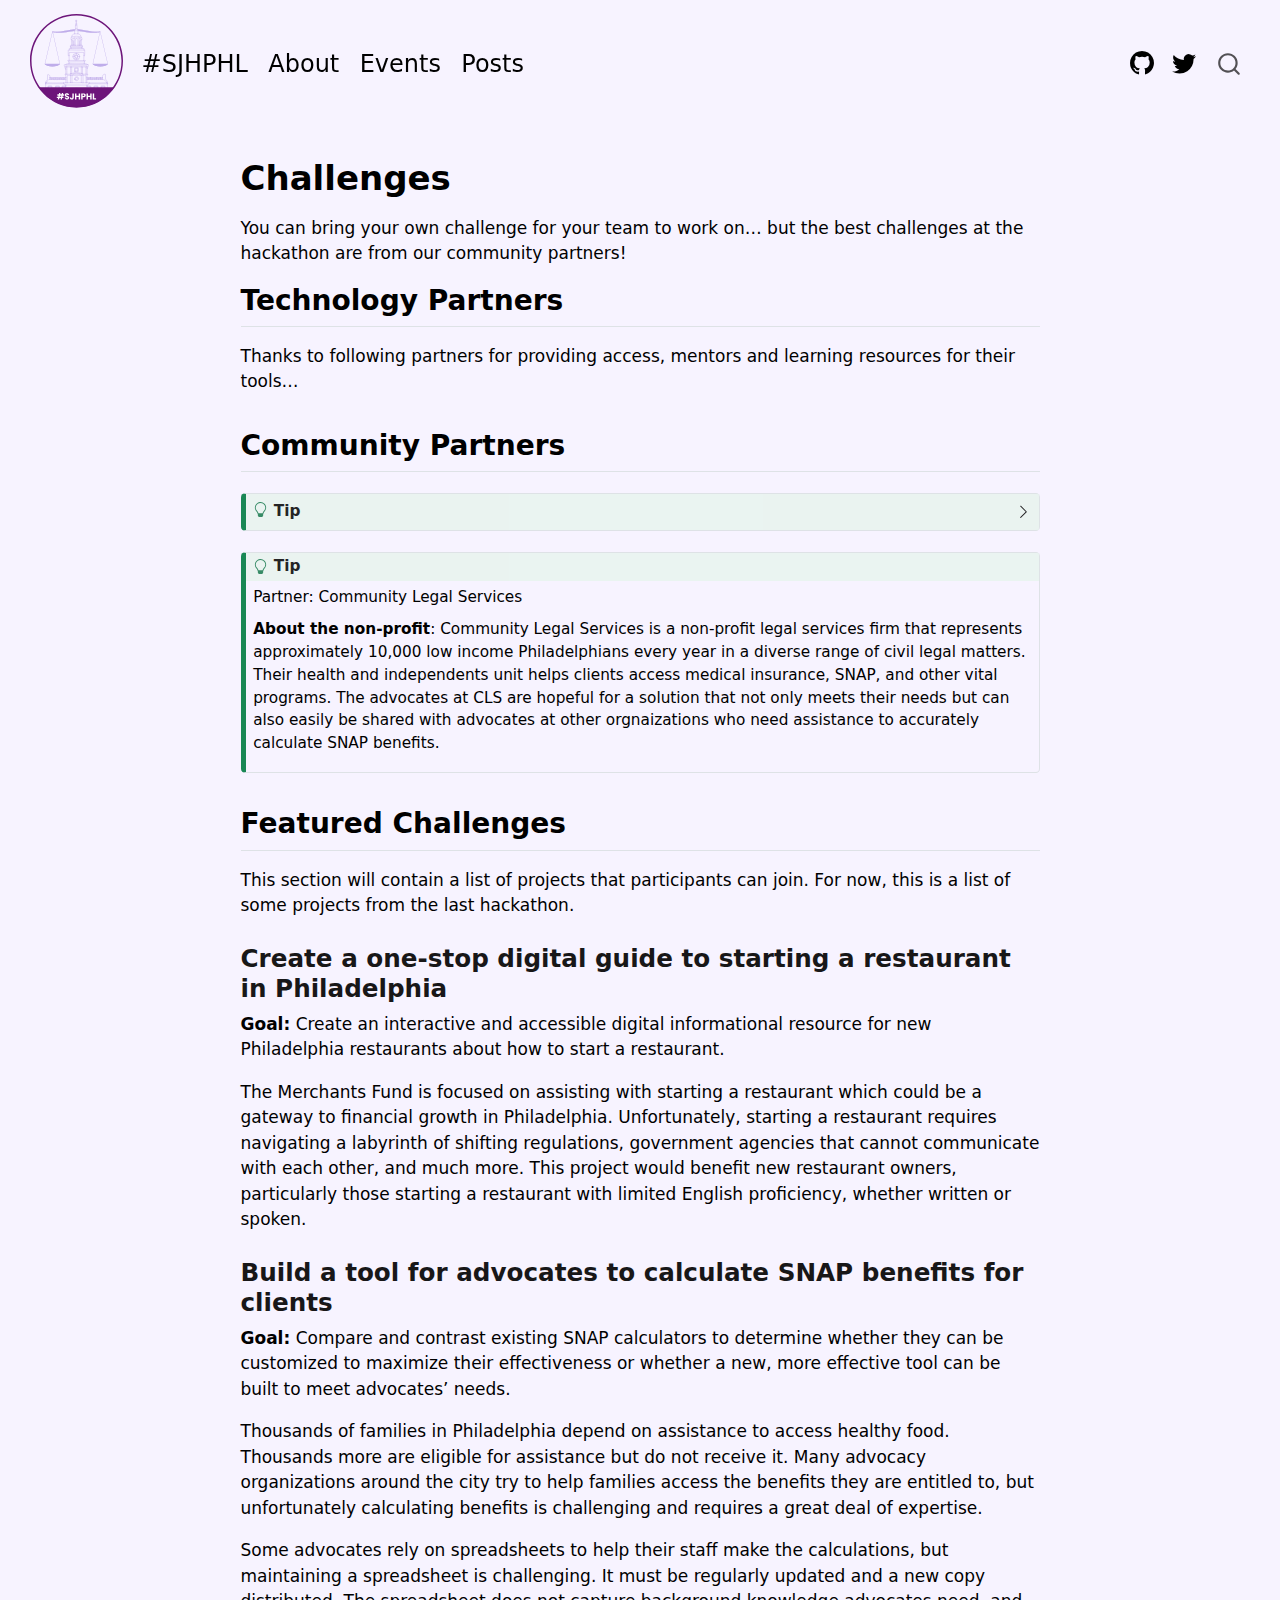
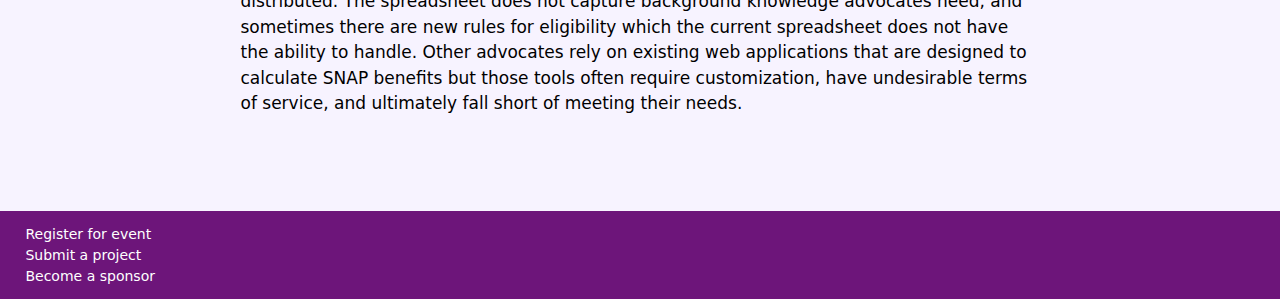
<file: challenges.html>
<!DOCTYPE html>
<html xmlns="http://www.w3.org/1999/xhtml" lang="en" xml:lang="en"><head>

<meta charset="utf-8">
<meta name="generator" content="quarto-1.4.537">

<meta name="viewport" content="width=device-width, initial-scale=1.0, user-scalable=yes">


<title>Challenges</title>
<style>
code{white-space: pre-wrap;}
span.smallcaps{font-variant: small-caps;}
div.columns{display: flex; gap: min(4vw, 1.5em);}
div.column{flex: auto; overflow-x: auto;}
div.hanging-indent{margin-left: 1.5em; text-indent: -1.5em;}
ul.task-list{list-style: none;}
ul.task-list li input[type="checkbox"] {
  width: 0.8em;
  margin: 0 0.8em 0.2em -1em; /* quarto-specific, see https://github.com/quarto-dev/quarto-cli/issues/4556 */ 
  vertical-align: middle;
}
</style>


<script src="site_libs/quarto-nav/quarto-nav.js"></script>
<script src="site_libs/quarto-nav/headroom.min.js"></script>
<script src="site_libs/clipboard/clipboard.min.js"></script>
<script src="site_libs/quarto-search/autocomplete.umd.js"></script>
<script src="site_libs/quarto-search/fuse.min.js"></script>
<script src="site_libs/quarto-search/quarto-search.js"></script>
<meta name="quarto:offset" content="./">
<script src="site_libs/quarto-html/quarto.js"></script>
<script src="site_libs/quarto-html/popper.min.js"></script>
<script src="site_libs/quarto-html/tippy.umd.min.js"></script>
<script src="site_libs/quarto-html/anchor.min.js"></script>
<link href="site_libs/quarto-html/tippy.css" rel="stylesheet">
<link href="site_libs/quarto-html/quarto-syntax-highlighting.css" rel="stylesheet" id="quarto-text-highlighting-styles">
<script src="site_libs/bootstrap/bootstrap.min.js"></script>
<link href="site_libs/bootstrap/bootstrap-icons.css" rel="stylesheet">
<link href="site_libs/bootstrap/bootstrap.min.css" rel="stylesheet" id="quarto-bootstrap" data-mode="light">
<script id="quarto-search-options" type="application/json">{
  "location": "navbar",
  "copy-button": false,
  "collapse-after": 3,
  "panel-placement": "end",
  "type": "overlay",
  "limit": 50,
  "keyboard-shortcut": [
    "f",
    "/",
    "s"
  ],
  "show-item-context": false,
  "language": {
    "search-no-results-text": "No results",
    "search-matching-documents-text": "matching documents",
    "search-copy-link-title": "Copy link to search",
    "search-hide-matches-text": "Hide additional matches",
    "search-more-match-text": "more match in this document",
    "search-more-matches-text": "more matches in this document",
    "search-clear-button-title": "Clear",
    "search-text-placeholder": "",
    "search-detached-cancel-button-title": "Cancel",
    "search-submit-button-title": "Submit",
    "search-label": "Search"
  }
}</script>


<meta property="og:title" content="Philadelphia Social Justice Hackathon">
<meta property="og:description" content="The Philadelphia Social Justice Hackathon will be held at the Drexel Law School from April 5-7, 2024, to bring students, programmers, and other “civic-minded hackers” together – to work in collaboration with justice advocates, public servants, community legal providers, and members of the community.">
<meta property="og:image" content="/assets/preview.png">
<meta property="og:image:alt" content="A purple banner with the text: Philadelphia's Social Justice Hackathon; Drexel's Kline School of Law; April 5-7">
<meta property="og:image:height" content="500">
<meta property="og:image:width" content="1500">
<meta property="og:locale" content="en_US">
<meta property="og:site_name" content="#SJHPHL">
</head>

<body class="nav-fixed fullcontent">

<div id="quarto-search-results"></div>
  <header id="quarto-header" class="headroom fixed-top">
    <nav class="navbar navbar-expand-lg " data-bs-theme="dark">
      <div class="navbar-container container-fluid">
      <div class="navbar-brand-container mx-auto">
    <a href="./index.html" class="navbar-brand navbar-brand-logo">
    <img src="./assets/logo-large.svg" alt="" class="navbar-logo">
    </a>
  </div>
            <div id="quarto-search" class="" title="Search"></div>
          <button class="navbar-toggler" type="button" data-bs-toggle="collapse" data-bs-target="#navbarCollapse" aria-controls="navbarCollapse" aria-expanded="false" aria-label="Toggle navigation" onclick="if (window.quartoToggleHeadroom) { window.quartoToggleHeadroom(); }">
  <span class="navbar-toggler-icon"></span>
</button>
          <div class="collapse navbar-collapse" id="navbarCollapse">
            <ul class="navbar-nav navbar-nav-scroll me-auto">
  <li class="nav-item">
    <a class="nav-link" href="./index.html"> 
<span class="menu-text">#SJHPHL</span></a>
  </li>  
  <li class="nav-item">
    <a class="nav-link" href="./about.html"> 
<span class="menu-text">About</span></a>
  </li>  
  <li class="nav-item">
    <a class="nav-link" href="./events.html"> 
<span class="menu-text">Events</span></a>
  </li>  
  <li class="nav-item">
    <a class="nav-link" href="./posts/index.html"> 
<span class="menu-text">Posts</span></a>
  </li>  
</ul>
            <ul class="navbar-nav navbar-nav-scroll ms-auto">
  <li class="nav-item compact">
    <a class="nav-link" href="https://github.com/socialjusticehackathon/"> <i class="bi bi-github" role="img">
</i> 
<span class="menu-text"></span></a>
  </li>  
  <li class="nav-item compact">
    <a class="nav-link" href="https://twitter.com/ssjhackathon"> <i class="bi bi-twitter" role="img">
</i> 
<span class="menu-text"></span></a>
  </li>  
</ul>
          </div> <!-- /navcollapse -->
          <div class="quarto-navbar-tools">
</div>
      </div> <!-- /container-fluid -->
    </nav>
</header>
<!-- content -->
<div id="quarto-content" class="quarto-container page-columns page-rows-contents page-layout-article page-navbar">
<!-- sidebar -->
<!-- margin-sidebar -->
    
<!-- main -->
<main class="content" id="quarto-document-content">

<header id="title-block-header" class="quarto-title-block default">
<div class="quarto-title">
<h1 class="title">Challenges</h1>
</div>



<div class="quarto-title-meta">

    
  
    
  </div>
  


</header>


<p>You can bring your own challenge for your team to work on… but the best challenges at the hackathon are from our community partners!</p>
<section id="technology-partners" class="level2">
<h2 class="anchored" data-anchor-id="technology-partners">Technology Partners</h2>
<p>Thanks to following partners for providing access, mentors and learning resources for their tools…</p>
</section>
<section id="community-partners" class="level2">
<h2 class="anchored" data-anchor-id="community-partners">Community Partners</h2>
<div class="callout callout-style-default callout-tip callout-titled">
<div class="callout-header d-flex align-content-center" data-bs-toggle="collapse" data-bs-target=".callout-1-contents" aria-controls="callout-1" aria-expanded="false" aria-label="Toggle callout">
<div class="callout-icon-container">
<i class="callout-icon"></i>
</div>
<div class="callout-title-container flex-fill">
Tip
</div>
<div class="callout-btn-toggle d-inline-block border-0 py-1 ps-1 pe-0 float-end"><i class="callout-toggle"></i></div>
</div>
<div id="callout-1" class="callout-1-contents callout-collapse collapse">
<div class="callout-body-container callout-body">
<div class="callout-tip-header">
<p>Partner:The Merchants Fund</p>
</div>
<div class="callout-tip-container">
<p><strong>About the non-profit</strong>: The Merchants Fund, a Philadelphia charity established in 1854, provides charitable gifts to business persons facing financial hardship.</p>
</div>
</div>
</div>
</div>
<div class="callout callout-style-default callout-tip callout-titled">
<div class="callout-header d-flex align-content-center">
<div class="callout-icon-container">
<i class="callout-icon"></i>
</div>
<div class="callout-title-container flex-fill">
Tip
</div>
</div>
<div class="callout-body-container callout-body">
<div class="callout-tip-header">
<p>Partner: Community Legal Services</p>
</div>
<div class="callout-tip-container">
<p><strong>About the non-profit</strong>: Community Legal Services is a non-profit legal services firm that represents approximately 10,000 low income Philadelphians every year in a diverse range of civil legal matters. Their health and independents unit helps clients access medical insurance, SNAP, and other vital programs. The advocates at CLS are hopeful for a solution that not only meets their needs but can also easily be shared with advocates at other orgnaizations who need assistance to accurately calculate SNAP benefits.</p>
</div>
</div>
</div>
</section>
<section id="featured-challenges" class="level2">
<h2 class="anchored" data-anchor-id="featured-challenges">Featured Challenges</h2>
<p>This section will contain a list of projects that participants can join. For now, this is a list of some projects from the last hackathon.</p>
<section id="create-a-one-stop-digital-guide-to-starting-a-restaurant-in-philadelphia" class="level3">
<h3 class="anchored" data-anchor-id="create-a-one-stop-digital-guide-to-starting-a-restaurant-in-philadelphia">Create a one-stop digital guide to starting a restaurant in Philadelphia​</h3>
<p><strong>Goal:</strong> Create an interactive and accessible digital informational resource for new Philadelphia restaurants about how to start a restaurant.</p>
<p>The Merchants Fund is focused on assisting with starting a restaurant which could be a gateway to financial growth in Philadelphia. Unfortunately, starting a restaurant requires navigating a labyrinth of shifting regulations, government agencies that cannot communicate with each other, and much more. This project would benefit new restaurant owners, particularly those starting a restaurant with limited English proficiency, whether written or spoken.</p>
</section>
<section id="build-a-tool-for-advocates-to-calculate-snap-benefits-for-clients" class="level3">
<h3 class="anchored" data-anchor-id="build-a-tool-for-advocates-to-calculate-snap-benefits-for-clients">Build a tool for advocates to calculate SNAP benefits for clients​</h3>
<p><strong>Goal:</strong> Compare and contrast existing SNAP calculators to determine whether they can be customized to maximize their effectiveness or whether a new, more effective tool can be built to meet advocates’ needs.</p>
<p>Thousands of families in Philadelphia depend on assistance to access healthy food. Thousands more are eligible for assistance but do not receive it. Many advocacy organizations around the city try to help families access the benefits they are entitled to, but unfortunately calculating benefits is challenging and requires a great deal of expertise.</p>
<p>Some advocates rely on spreadsheets to help their staff make the calculations, but maintaining a spreadsheet is challenging. It must be regularly updated and a new copy distributed. The spreadsheet does not capture background knowledge advocates need, and sometimes there are new rules for eligibility which the current spreadsheet does not have the ability to handle. Other advocates rely on existing web applications that are designed to calculate SNAP benefits but those tools often require customization, have undesirable terms of service, and ultimately fall short of meeting their needs.</p>


</section>
</section>

</main> <!-- /main -->
<script id="quarto-html-after-body" type="application/javascript">
window.document.addEventListener("DOMContentLoaded", function (event) {
  const toggleBodyColorMode = (bsSheetEl) => {
    const mode = bsSheetEl.getAttribute("data-mode");
    const bodyEl = window.document.querySelector("body");
    if (mode === "dark") {
      bodyEl.classList.add("quarto-dark");
      bodyEl.classList.remove("quarto-light");
    } else {
      bodyEl.classList.add("quarto-light");
      bodyEl.classList.remove("quarto-dark");
    }
  }
  const toggleBodyColorPrimary = () => {
    const bsSheetEl = window.document.querySelector("link#quarto-bootstrap");
    if (bsSheetEl) {
      toggleBodyColorMode(bsSheetEl);
    }
  }
  toggleBodyColorPrimary();  
  const icon = "";
  const anchorJS = new window.AnchorJS();
  anchorJS.options = {
    placement: 'right',
    icon: icon
  };
  anchorJS.add('.anchored');
  const isCodeAnnotation = (el) => {
    for (const clz of el.classList) {
      if (clz.startsWith('code-annotation-')) {                     
        return true;
      }
    }
    return false;
  }
  const clipboard = new window.ClipboardJS('.code-copy-button', {
    text: function(trigger) {
      const codeEl = trigger.previousElementSibling.cloneNode(true);
      for (const childEl of codeEl.children) {
        if (isCodeAnnotation(childEl)) {
          childEl.remove();
        }
      }
      return codeEl.innerText;
    }
  });
  clipboard.on('success', function(e) {
    // button target
    const button = e.trigger;
    // don't keep focus
    button.blur();
    // flash "checked"
    button.classList.add('code-copy-button-checked');
    var currentTitle = button.getAttribute("title");
    button.setAttribute("title", "Copied!");
    let tooltip;
    if (window.bootstrap) {
      button.setAttribute("data-bs-toggle", "tooltip");
      button.setAttribute("data-bs-placement", "left");
      button.setAttribute("data-bs-title", "Copied!");
      tooltip = new bootstrap.Tooltip(button, 
        { trigger: "manual", 
          customClass: "code-copy-button-tooltip",
          offset: [0, -8]});
      tooltip.show();    
    }
    setTimeout(function() {
      if (tooltip) {
        tooltip.hide();
        button.removeAttribute("data-bs-title");
        button.removeAttribute("data-bs-toggle");
        button.removeAttribute("data-bs-placement");
      }
      button.setAttribute("title", currentTitle);
      button.classList.remove('code-copy-button-checked');
    }, 1000);
    // clear code selection
    e.clearSelection();
  });
  function tippyHover(el, contentFn, onTriggerFn, onUntriggerFn) {
    const config = {
      allowHTML: true,
      maxWidth: 500,
      delay: 100,
      arrow: false,
      appendTo: function(el) {
          return el.parentElement;
      },
      interactive: true,
      interactiveBorder: 10,
      theme: 'quarto',
      placement: 'bottom-start',
    };
    if (contentFn) {
      config.content = contentFn;
    }
    if (onTriggerFn) {
      config.onTrigger = onTriggerFn;
    }
    if (onUntriggerFn) {
      config.onUntrigger = onUntriggerFn;
    }
    window.tippy(el, config); 
  }
  const noterefs = window.document.querySelectorAll('a[role="doc-noteref"]');
  for (var i=0; i<noterefs.length; i++) {
    const ref = noterefs[i];
    tippyHover(ref, function() {
      // use id or data attribute instead here
      let href = ref.getAttribute('data-footnote-href') || ref.getAttribute('href');
      try { href = new URL(href).hash; } catch {}
      const id = href.replace(/^#\/?/, "");
      const note = window.document.getElementById(id);
      return note.innerHTML;
    });
  }
  const xrefs = window.document.querySelectorAll('a.quarto-xref');
  const processXRef = (id, note) => {
    // Strip column container classes
    const stripColumnClz = (el) => {
      el.classList.remove("page-full", "page-columns");
      if (el.children) {
        for (const child of el.children) {
          stripColumnClz(child);
        }
      }
    }
    stripColumnClz(note)
    if (id === null || id.startsWith('sec-')) {
      // Special case sections, only their first couple elements
      const container = document.createElement("div");
      if (note.children && note.children.length > 2) {
        container.appendChild(note.children[0].cloneNode(true));
        for (let i = 1; i < note.children.length; i++) {
          const child = note.children[i];
          if (child.tagName === "P" && child.innerText === "") {
            continue;
          } else {
            container.appendChild(child.cloneNode(true));
            break;
          }
        }
        if (window.Quarto?.typesetMath) {
          window.Quarto.typesetMath(container);
        }
        return container.innerHTML
      } else {
        if (window.Quarto?.typesetMath) {
          window.Quarto.typesetMath(note);
        }
        return note.innerHTML;
      }
    } else {
      // Remove any anchor links if they are present
      const anchorLink = note.querySelector('a.anchorjs-link');
      if (anchorLink) {
        anchorLink.remove();
      }
      if (window.Quarto?.typesetMath) {
        window.Quarto.typesetMath(note);
      }
      return note.innerHTML;
    }
  }
  for (var i=0; i<xrefs.length; i++) {
    const xref = xrefs[i];
    tippyHover(xref, undefined, function(instance) {
      instance.disable();
      let url = xref.getAttribute('href');
      let hash = undefined; 
      if (url.startsWith('#')) {
        hash = url;
      } else {
        try { hash = new URL(url).hash; } catch {}
      }
      if (hash) {
        const id = hash.replace(/^#\/?/, "");
        const note = window.document.getElementById(id);
        if (note !== null) {
          try {
            const html = processXRef(id, note.cloneNode(true));
            instance.setContent(html);
          } finally {
            instance.enable();
            instance.show();
          }
        } else {
          // See if we can fetch this
          fetch(url.split('#')[0])
          .then(res => res.text())
          .then(html => {
            const parser = new DOMParser();
            const htmlDoc = parser.parseFromString(html, "text/html");
            const note = htmlDoc.getElementById(id);
            if (note !== null) {
              const html = processXRef(id, note);
              instance.setContent(html);
            } 
          }).finally(() => {
            instance.enable();
            instance.show();
          });
        }
      } else {
        // See if we can fetch a full url (with no hash to target)
        // This is a special case and we should probably do some content thinning / targeting
        fetch(url)
        .then(res => res.text())
        .then(html => {
          const parser = new DOMParser();
          const htmlDoc = parser.parseFromString(html, "text/html");
          const note = htmlDoc.querySelector('main.content');
          if (note !== null) {
            // This should only happen for chapter cross references
            // (since there is no id in the URL)
            // remove the first header
            if (note.children.length > 0 && note.children[0].tagName === "HEADER") {
              note.children[0].remove();
            }
            const html = processXRef(null, note);
            instance.setContent(html);
          } 
        }).finally(() => {
          instance.enable();
          instance.show();
        });
      }
    }, function(instance) {
    });
  }
      let selectedAnnoteEl;
      const selectorForAnnotation = ( cell, annotation) => {
        let cellAttr = 'data-code-cell="' + cell + '"';
        let lineAttr = 'data-code-annotation="' +  annotation + '"';
        const selector = 'span[' + cellAttr + '][' + lineAttr + ']';
        return selector;
      }
      const selectCodeLines = (annoteEl) => {
        const doc = window.document;
        const targetCell = annoteEl.getAttribute("data-target-cell");
        const targetAnnotation = annoteEl.getAttribute("data-target-annotation");
        const annoteSpan = window.document.querySelector(selectorForAnnotation(targetCell, targetAnnotation));
        const lines = annoteSpan.getAttribute("data-code-lines").split(",");
        const lineIds = lines.map((line) => {
          return targetCell + "-" + line;
        })
        let top = null;
        let height = null;
        let parent = null;
        if (lineIds.length > 0) {
            //compute the position of the single el (top and bottom and make a div)
            const el = window.document.getElementById(lineIds[0]);
            top = el.offsetTop;
            height = el.offsetHeight;
            parent = el.parentElement.parentElement;
          if (lineIds.length > 1) {
            const lastEl = window.document.getElementById(lineIds[lineIds.length - 1]);
            const bottom = lastEl.offsetTop + lastEl.offsetHeight;
            height = bottom - top;
          }
          if (top !== null && height !== null && parent !== null) {
            // cook up a div (if necessary) and position it 
            let div = window.document.getElementById("code-annotation-line-highlight");
            if (div === null) {
              div = window.document.createElement("div");
              div.setAttribute("id", "code-annotation-line-highlight");
              div.style.position = 'absolute';
              parent.appendChild(div);
            }
            div.style.top = top - 2 + "px";
            div.style.height = height + 4 + "px";
            div.style.left = 0;
            let gutterDiv = window.document.getElementById("code-annotation-line-highlight-gutter");
            if (gutterDiv === null) {
              gutterDiv = window.document.createElement("div");
              gutterDiv.setAttribute("id", "code-annotation-line-highlight-gutter");
              gutterDiv.style.position = 'absolute';
              const codeCell = window.document.getElementById(targetCell);
              const gutter = codeCell.querySelector('.code-annotation-gutter');
              gutter.appendChild(gutterDiv);
            }
            gutterDiv.style.top = top - 2 + "px";
            gutterDiv.style.height = height + 4 + "px";
          }
          selectedAnnoteEl = annoteEl;
        }
      };
      const unselectCodeLines = () => {
        const elementsIds = ["code-annotation-line-highlight", "code-annotation-line-highlight-gutter"];
        elementsIds.forEach((elId) => {
          const div = window.document.getElementById(elId);
          if (div) {
            div.remove();
          }
        });
        selectedAnnoteEl = undefined;
      };
        // Handle positioning of the toggle
    window.addEventListener(
      "resize",
      throttle(() => {
        elRect = undefined;
        if (selectedAnnoteEl) {
          selectCodeLines(selectedAnnoteEl);
        }
      }, 10)
    );
    function throttle(fn, ms) {
    let throttle = false;
    let timer;
      return (...args) => {
        if(!throttle) { // first call gets through
            fn.apply(this, args);
            throttle = true;
        } else { // all the others get throttled
            if(timer) clearTimeout(timer); // cancel #2
            timer = setTimeout(() => {
              fn.apply(this, args);
              timer = throttle = false;
            }, ms);
        }
      };
    }
      // Attach click handler to the DT
      const annoteDls = window.document.querySelectorAll('dt[data-target-cell]');
      for (const annoteDlNode of annoteDls) {
        annoteDlNode.addEventListener('click', (event) => {
          const clickedEl = event.target;
          if (clickedEl !== selectedAnnoteEl) {
            unselectCodeLines();
            const activeEl = window.document.querySelector('dt[data-target-cell].code-annotation-active');
            if (activeEl) {
              activeEl.classList.remove('code-annotation-active');
            }
            selectCodeLines(clickedEl);
            clickedEl.classList.add('code-annotation-active');
          } else {
            // Unselect the line
            unselectCodeLines();
            clickedEl.classList.remove('code-annotation-active');
          }
        });
      }
  const findCites = (el) => {
    const parentEl = el.parentElement;
    if (parentEl) {
      const cites = parentEl.dataset.cites;
      if (cites) {
        return {
          el,
          cites: cites.split(' ')
        };
      } else {
        return findCites(el.parentElement)
      }
    } else {
      return undefined;
    }
  };
  var bibliorefs = window.document.querySelectorAll('a[role="doc-biblioref"]');
  for (var i=0; i<bibliorefs.length; i++) {
    const ref = bibliorefs[i];
    const citeInfo = findCites(ref);
    if (citeInfo) {
      tippyHover(citeInfo.el, function() {
        var popup = window.document.createElement('div');
        citeInfo.cites.forEach(function(cite) {
          var citeDiv = window.document.createElement('div');
          citeDiv.classList.add('hanging-indent');
          citeDiv.classList.add('csl-entry');
          var biblioDiv = window.document.getElementById('ref-' + cite);
          if (biblioDiv) {
            citeDiv.innerHTML = biblioDiv.innerHTML;
          }
          popup.appendChild(citeDiv);
        });
        return popup.innerHTML;
      });
    }
  }
});
</script>
</div> <!-- /content -->
<footer class="footer">
  <div class="nav-footer">
    <div class="nav-footer-left">
      <ul class="footer-items list-unstyled">
    <li class="nav-item">
    <a class="nav-link" href="https://www.eventbrite.com/e/philadelphias-social-justice-hackathon-tickets-829209476867">
<p>Register for event</p>
</a>
  </li>  
    <li class="nav-item">
    <a class="nav-link" href="http://tinyurl.com/sjhphlchallenge">
<p>Submit a project</p>
</a>
  </li>  
    <li class="nav-item">
    <a class="nav-link" href="mailto:info@socialjusticehackathon.com">
<p>Become a sponsor</p>
</a>
  </li>  
</ul>
    </div>   
    <div class="nav-footer-center">
      &nbsp;
    </div>
    <div class="nav-footer-right">
      &nbsp;
    </div>
  </div>
</footer>




</body></html>
</file>
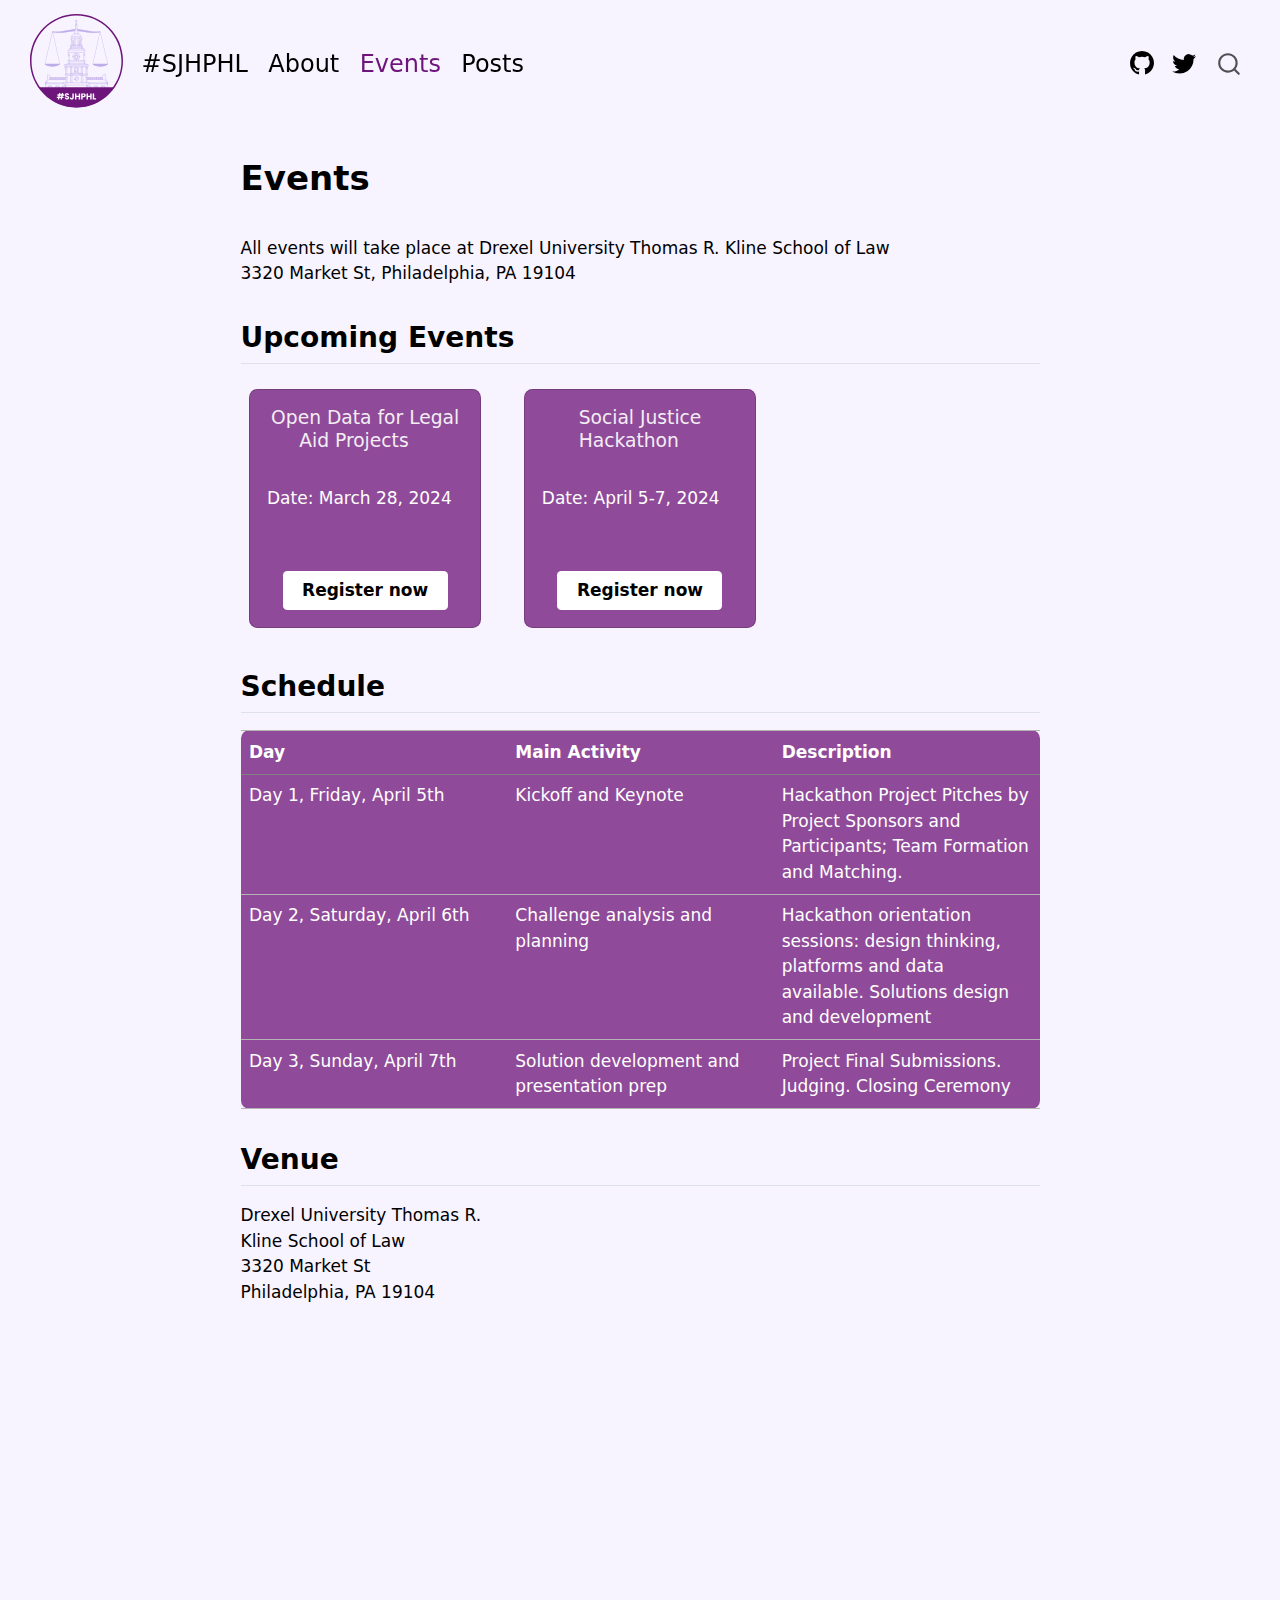
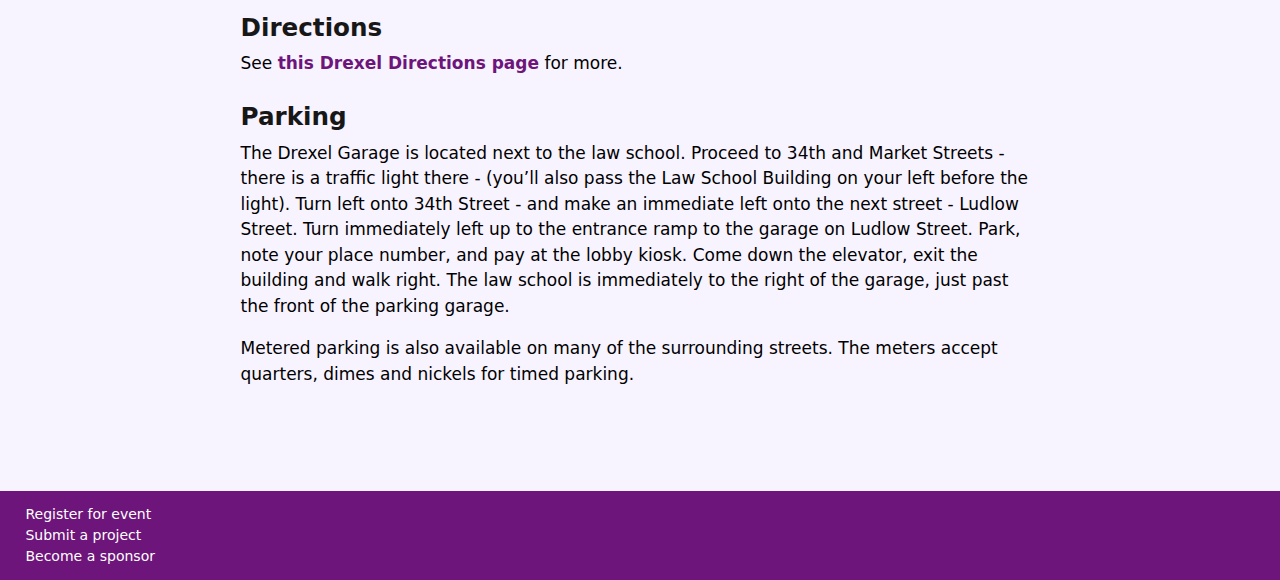
<file: events.html>
<!DOCTYPE html>
<html xmlns="http://www.w3.org/1999/xhtml" lang="en" xml:lang="en"><head>

<meta charset="utf-8">
<meta name="generator" content="quarto-1.4.537">

<meta name="viewport" content="width=device-width, initial-scale=1.0, user-scalable=yes">


<title>Events</title>
<style>
code{white-space: pre-wrap;}
span.smallcaps{font-variant: small-caps;}
div.columns{display: flex; gap: min(4vw, 1.5em);}
div.column{flex: auto; overflow-x: auto;}
div.hanging-indent{margin-left: 1.5em; text-indent: -1.5em;}
ul.task-list{list-style: none;}
ul.task-list li input[type="checkbox"] {
  width: 0.8em;
  margin: 0 0.8em 0.2em -1em; /* quarto-specific, see https://github.com/quarto-dev/quarto-cli/issues/4556 */ 
  vertical-align: middle;
}
</style>


<script src="site_libs/quarto-nav/quarto-nav.js"></script>
<script src="site_libs/quarto-nav/headroom.min.js"></script>
<script src="site_libs/clipboard/clipboard.min.js"></script>
<script src="site_libs/quarto-search/autocomplete.umd.js"></script>
<script src="site_libs/quarto-search/fuse.min.js"></script>
<script src="site_libs/quarto-search/quarto-search.js"></script>
<meta name="quarto:offset" content="./">
<script src="site_libs/quarto-html/quarto.js"></script>
<script src="site_libs/quarto-html/popper.min.js"></script>
<script src="site_libs/quarto-html/tippy.umd.min.js"></script>
<script src="site_libs/quarto-html/anchor.min.js"></script>
<link href="site_libs/quarto-html/tippy.css" rel="stylesheet">
<link href="site_libs/quarto-html/quarto-syntax-highlighting.css" rel="stylesheet" id="quarto-text-highlighting-styles">
<script src="site_libs/bootstrap/bootstrap.min.js"></script>
<link href="site_libs/bootstrap/bootstrap-icons.css" rel="stylesheet">
<link href="site_libs/bootstrap/bootstrap.min.css" rel="stylesheet" id="quarto-bootstrap" data-mode="light">
<script id="quarto-search-options" type="application/json">{
  "location": "navbar",
  "copy-button": false,
  "collapse-after": 3,
  "panel-placement": "end",
  "type": "overlay",
  "limit": 50,
  "keyboard-shortcut": [
    "f",
    "/",
    "s"
  ],
  "show-item-context": false,
  "language": {
    "search-no-results-text": "No results",
    "search-matching-documents-text": "matching documents",
    "search-copy-link-title": "Copy link to search",
    "search-hide-matches-text": "Hide additional matches",
    "search-more-match-text": "more match in this document",
    "search-more-matches-text": "more matches in this document",
    "search-clear-button-title": "Clear",
    "search-text-placeholder": "",
    "search-detached-cancel-button-title": "Cancel",
    "search-submit-button-title": "Submit",
    "search-label": "Search"
  }
}</script>


<meta property="og:title" content="Philadelphia Social Justice Hackathon">
<meta property="og:description" content="The Philadelphia Social Justice Hackathon will be held at the Drexel Law School from April 5-7, 2024, to bring students, programmers, and other “civic-minded hackers” together – to work in collaboration with justice advocates, public servants, community legal providers, and members of the community.">
<meta property="og:image" content="/assets/preview.png">
<meta property="og:image:alt" content="A purple banner with the text: Philadelphia's Social Justice Hackathon; Drexel's Kline School of Law; April 5-7">
<meta property="og:image:height" content="500">
<meta property="og:image:width" content="1500">
<meta property="og:locale" content="en_US">
<meta property="og:site_name" content="#SJHPHL">
</head>

<body class="nav-fixed fullcontent">

<div id="quarto-search-results"></div>
  <header id="quarto-header" class="headroom fixed-top">
    <nav class="navbar navbar-expand-lg " data-bs-theme="dark">
      <div class="navbar-container container-fluid">
      <div class="navbar-brand-container mx-auto">
    <a href="./index.html" class="navbar-brand navbar-brand-logo">
    <img src="./assets/logo-large.svg" alt="" class="navbar-logo">
    </a>
  </div>
            <div id="quarto-search" class="" title="Search"></div>
          <button class="navbar-toggler" type="button" data-bs-toggle="collapse" data-bs-target="#navbarCollapse" aria-controls="navbarCollapse" aria-expanded="false" aria-label="Toggle navigation" onclick="if (window.quartoToggleHeadroom) { window.quartoToggleHeadroom(); }">
  <span class="navbar-toggler-icon"></span>
</button>
          <div class="collapse navbar-collapse" id="navbarCollapse">
            <ul class="navbar-nav navbar-nav-scroll me-auto">
  <li class="nav-item">
    <a class="nav-link" href="./index.html"> 
<span class="menu-text">#SJHPHL</span></a>
  </li>  
  <li class="nav-item">
    <a class="nav-link" href="./about.html"> 
<span class="menu-text">About</span></a>
  </li>  
  <li class="nav-item">
    <a class="nav-link active" href="./events.html" aria-current="page"> 
<span class="menu-text">Events</span></a>
  </li>  
  <li class="nav-item">
    <a class="nav-link" href="./posts/index.html"> 
<span class="menu-text">Posts</span></a>
  </li>  
</ul>
            <ul class="navbar-nav navbar-nav-scroll ms-auto">
  <li class="nav-item compact">
    <a class="nav-link" href="https://github.com/socialjusticehackathon/"> <i class="bi bi-github" role="img">
</i> 
<span class="menu-text"></span></a>
  </li>  
  <li class="nav-item compact">
    <a class="nav-link" href="https://twitter.com/ssjhackathon"> <i class="bi bi-twitter" role="img">
</i> 
<span class="menu-text"></span></a>
  </li>  
</ul>
          </div> <!-- /navcollapse -->
          <div class="quarto-navbar-tools">
</div>
      </div> <!-- /container-fluid -->
    </nav>
</header>
<!-- content -->
<div id="quarto-content" class="quarto-container page-columns page-rows-contents page-layout-article page-navbar">
<!-- sidebar -->
<!-- margin-sidebar -->
    
<!-- main -->
<main class="content" id="quarto-document-content">

<header id="title-block-header" class="quarto-title-block default">
<div class="quarto-title">
<h1 class="title">Events</h1>
</div>



<div class="quarto-title-meta">

    
  
    
  </div>
  


</header>


<div class="content-block">
<p>All events will take place at Drexel University Thomas R. Kline School of Law<br> 3320 Market St, Philadelphia, PA 19104</p>
<section id="upcoming-events" class="level2">
<h2 class="anchored" data-anchor-id="upcoming-events">Upcoming Events</h2>
<div class="list grid">
<div class="card rounded-3 m-2 g-col-lg-4 g-col-md-6 g-col-sm-6 g-col-12" style="background: #8f4b99;">
<div class="card-body">
<section class="card-title text-center">
<h5 class="anchored">Open Data for Legal Aid Projects</h5>
</section>
<br>
<p>Date: March 28, 2024</p>
<br>
</div>
<div class="d-flex justify-content-center mb-3">
<a class="btn btn-action btn-primary btn-action-primary justify-content-center" href="https://www.eventbrite.com/e/sjhphl-open-data-for-legal-aid-projects-and-pizza-tickets-860772532817">Register now</a>
</div>
</div>
<div class="card rounded-3 m-2 g-col-lg-4 g-col-md-6 g-col-sm-6 g-col-12" style="background: #8f4b99;">
<div class="card-body">
<section class="card-title text-center">
<h5 class="anchored">Social Justice Hackathon</h5>
</section>
<br>
<p>Date: April 5-7, 2024</p>
<br>
</div>
<div class="d-flex justify-content-center mb-3">
<a class="btn btn-action btn-primary btn-action-primary justify-content-center" href="https://www.eventbrite.com/e/philadelphia-social-justice-hackathon-2024-tickets-829209476867">Register now</a>
</div>
</div>
</div>
</section>
<section id="schedule" class="level2">
<h2 class="anchored" data-anchor-id="schedule">Schedule</h2>
<table class="table">
<colgroup>
<col style="width: 33%">
<col style="width: 33%">
<col style="width: 33%">
</colgroup>
<thead>
<tr class="header">
<th>Day</th>
<th>Main Activity</th>
<th>Description</th>
</tr>
</thead>
<tbody>
<tr class="odd">
<td>Day 1, Friday, April 5th</td>
<td>Kickoff and Keynote</td>
<td>Hackathon Project Pitches by Project Sponsors and Participants; Team Formation and Matching.</td>
</tr>
<tr class="even">
<td>Day 2, Saturday, April 6th</td>
<td>Challenge analysis and planning</td>
<td>Hackathon orientation sessions: design thinking, platforms and data available. Solutions design and development</td>
</tr>
<tr class="odd">
<td>Day 3, Sunday, April 7th</td>
<td>Solution development and presentation prep</td>
<td>Project Final Submissions. Judging. Closing Ceremony</td>
</tr>
</tbody>
</table>
</section>
<section id="venue" class="level2">
<h2 class="anchored" data-anchor-id="venue">Venue</h2>
<div class="grid">
<div class="g-col-12 g-col-lg-4">
<p>Drexel University Thomas R. Kline School of Law<br>
3320 Market St<br>
Philadelphia, PA 19104</p>
</div>
<div class="g-col-12 g-col-lg-8">
<iframe src="https://www.google.com/maps/embed?pb=!1m18!1m12!1m3!1d3058.3732790637437!2d-75.19301808771128!3d39.95540627139878!2m3!1f0!2f0!3f0!3m2!1i1024!2i768!4f13.1!3m3!1m2!1s0x89c6c651cc8cb83b%3A0xd207bd894c157129!2sDrexel%20University%20Thomas%20R.%20Kline%20School%20of%20Law!5e0!3m2!1sen!2sus!4v1710446008805!5m2!1sen!2sus" width="480" height="360" style="border:0;" allowfullscreen="" loading="lazy" referrerpolicy="no-referrer-when-downgrade">
</iframe>
</div>
</div>
<section id="directions" class="level3">
<h3 class="anchored" data-anchor-id="directions">Directions</h3>
<p>See <a href="https://drexel.edu/law/admissions/tours-info-sessions-events/Directions/">this Drexel Directions page</a> for more.</p>
</section>
<section id="parking" class="level3">
<h3 class="anchored" data-anchor-id="parking">Parking</h3>
<p>The Drexel Garage is located next to the law school. Proceed to 34th and Market Streets - there is a traffic light there - (you’ll also pass the Law School Building on your left before the light). Turn left onto 34th Street - and make an immediate left onto the next street - Ludlow Street. Turn immediately left up to the entrance ramp to the garage on Ludlow Street. Park, note your place number, and pay at the lobby kiosk. Come down the elevator, exit the building and walk right. The law school is immediately to the right of the garage, just past the front of the parking garage.</p>
<p>Metered parking is also available on many of the surrounding streets. The meters accept quarters, dimes and nickels for timed parking.</p>
</section>
</section>
</div>



</main> <!-- /main -->
<script id="quarto-html-after-body" type="application/javascript">
window.document.addEventListener("DOMContentLoaded", function (event) {
  const toggleBodyColorMode = (bsSheetEl) => {
    const mode = bsSheetEl.getAttribute("data-mode");
    const bodyEl = window.document.querySelector("body");
    if (mode === "dark") {
      bodyEl.classList.add("quarto-dark");
      bodyEl.classList.remove("quarto-light");
    } else {
      bodyEl.classList.add("quarto-light");
      bodyEl.classList.remove("quarto-dark");
    }
  }
  const toggleBodyColorPrimary = () => {
    const bsSheetEl = window.document.querySelector("link#quarto-bootstrap");
    if (bsSheetEl) {
      toggleBodyColorMode(bsSheetEl);
    }
  }
  toggleBodyColorPrimary();  
  const icon = "";
  const anchorJS = new window.AnchorJS();
  anchorJS.options = {
    placement: 'right',
    icon: icon
  };
  anchorJS.add('.anchored');
  const isCodeAnnotation = (el) => {
    for (const clz of el.classList) {
      if (clz.startsWith('code-annotation-')) {                     
        return true;
      }
    }
    return false;
  }
  const clipboard = new window.ClipboardJS('.code-copy-button', {
    text: function(trigger) {
      const codeEl = trigger.previousElementSibling.cloneNode(true);
      for (const childEl of codeEl.children) {
        if (isCodeAnnotation(childEl)) {
          childEl.remove();
        }
      }
      return codeEl.innerText;
    }
  });
  clipboard.on('success', function(e) {
    // button target
    const button = e.trigger;
    // don't keep focus
    button.blur();
    // flash "checked"
    button.classList.add('code-copy-button-checked');
    var currentTitle = button.getAttribute("title");
    button.setAttribute("title", "Copied!");
    let tooltip;
    if (window.bootstrap) {
      button.setAttribute("data-bs-toggle", "tooltip");
      button.setAttribute("data-bs-placement", "left");
      button.setAttribute("data-bs-title", "Copied!");
      tooltip = new bootstrap.Tooltip(button, 
        { trigger: "manual", 
          customClass: "code-copy-button-tooltip",
          offset: [0, -8]});
      tooltip.show();    
    }
    setTimeout(function() {
      if (tooltip) {
        tooltip.hide();
        button.removeAttribute("data-bs-title");
        button.removeAttribute("data-bs-toggle");
        button.removeAttribute("data-bs-placement");
      }
      button.setAttribute("title", currentTitle);
      button.classList.remove('code-copy-button-checked');
    }, 1000);
    // clear code selection
    e.clearSelection();
  });
  function tippyHover(el, contentFn, onTriggerFn, onUntriggerFn) {
    const config = {
      allowHTML: true,
      maxWidth: 500,
      delay: 100,
      arrow: false,
      appendTo: function(el) {
          return el.parentElement;
      },
      interactive: true,
      interactiveBorder: 10,
      theme: 'quarto',
      placement: 'bottom-start',
    };
    if (contentFn) {
      config.content = contentFn;
    }
    if (onTriggerFn) {
      config.onTrigger = onTriggerFn;
    }
    if (onUntriggerFn) {
      config.onUntrigger = onUntriggerFn;
    }
    window.tippy(el, config); 
  }
  const noterefs = window.document.querySelectorAll('a[role="doc-noteref"]');
  for (var i=0; i<noterefs.length; i++) {
    const ref = noterefs[i];
    tippyHover(ref, function() {
      // use id or data attribute instead here
      let href = ref.getAttribute('data-footnote-href') || ref.getAttribute('href');
      try { href = new URL(href).hash; } catch {}
      const id = href.replace(/^#\/?/, "");
      const note = window.document.getElementById(id);
      return note.innerHTML;
    });
  }
  const xrefs = window.document.querySelectorAll('a.quarto-xref');
  const processXRef = (id, note) => {
    // Strip column container classes
    const stripColumnClz = (el) => {
      el.classList.remove("page-full", "page-columns");
      if (el.children) {
        for (const child of el.children) {
          stripColumnClz(child);
        }
      }
    }
    stripColumnClz(note)
    if (id === null || id.startsWith('sec-')) {
      // Special case sections, only their first couple elements
      const container = document.createElement("div");
      if (note.children && note.children.length > 2) {
        container.appendChild(note.children[0].cloneNode(true));
        for (let i = 1; i < note.children.length; i++) {
          const child = note.children[i];
          if (child.tagName === "P" && child.innerText === "") {
            continue;
          } else {
            container.appendChild(child.cloneNode(true));
            break;
          }
        }
        if (window.Quarto?.typesetMath) {
          window.Quarto.typesetMath(container);
        }
        return container.innerHTML
      } else {
        if (window.Quarto?.typesetMath) {
          window.Quarto.typesetMath(note);
        }
        return note.innerHTML;
      }
    } else {
      // Remove any anchor links if they are present
      const anchorLink = note.querySelector('a.anchorjs-link');
      if (anchorLink) {
        anchorLink.remove();
      }
      if (window.Quarto?.typesetMath) {
        window.Quarto.typesetMath(note);
      }
      return note.innerHTML;
    }
  }
  for (var i=0; i<xrefs.length; i++) {
    const xref = xrefs[i];
    tippyHover(xref, undefined, function(instance) {
      instance.disable();
      let url = xref.getAttribute('href');
      let hash = undefined; 
      if (url.startsWith('#')) {
        hash = url;
      } else {
        try { hash = new URL(url).hash; } catch {}
      }
      if (hash) {
        const id = hash.replace(/^#\/?/, "");
        const note = window.document.getElementById(id);
        if (note !== null) {
          try {
            const html = processXRef(id, note.cloneNode(true));
            instance.setContent(html);
          } finally {
            instance.enable();
            instance.show();
          }
        } else {
          // See if we can fetch this
          fetch(url.split('#')[0])
          .then(res => res.text())
          .then(html => {
            const parser = new DOMParser();
            const htmlDoc = parser.parseFromString(html, "text/html");
            const note = htmlDoc.getElementById(id);
            if (note !== null) {
              const html = processXRef(id, note);
              instance.setContent(html);
            } 
          }).finally(() => {
            instance.enable();
            instance.show();
          });
        }
      } else {
        // See if we can fetch a full url (with no hash to target)
        // This is a special case and we should probably do some content thinning / targeting
        fetch(url)
        .then(res => res.text())
        .then(html => {
          const parser = new DOMParser();
          const htmlDoc = parser.parseFromString(html, "text/html");
          const note = htmlDoc.querySelector('main.content');
          if (note !== null) {
            // This should only happen for chapter cross references
            // (since there is no id in the URL)
            // remove the first header
            if (note.children.length > 0 && note.children[0].tagName === "HEADER") {
              note.children[0].remove();
            }
            const html = processXRef(null, note);
            instance.setContent(html);
          } 
        }).finally(() => {
          instance.enable();
          instance.show();
        });
      }
    }, function(instance) {
    });
  }
      let selectedAnnoteEl;
      const selectorForAnnotation = ( cell, annotation) => {
        let cellAttr = 'data-code-cell="' + cell + '"';
        let lineAttr = 'data-code-annotation="' +  annotation + '"';
        const selector = 'span[' + cellAttr + '][' + lineAttr + ']';
        return selector;
      }
      const selectCodeLines = (annoteEl) => {
        const doc = window.document;
        const targetCell = annoteEl.getAttribute("data-target-cell");
        const targetAnnotation = annoteEl.getAttribute("data-target-annotation");
        const annoteSpan = window.document.querySelector(selectorForAnnotation(targetCell, targetAnnotation));
        const lines = annoteSpan.getAttribute("data-code-lines").split(",");
        const lineIds = lines.map((line) => {
          return targetCell + "-" + line;
        })
        let top = null;
        let height = null;
        let parent = null;
        if (lineIds.length > 0) {
            //compute the position of the single el (top and bottom and make a div)
            const el = window.document.getElementById(lineIds[0]);
            top = el.offsetTop;
            height = el.offsetHeight;
            parent = el.parentElement.parentElement;
          if (lineIds.length > 1) {
            const lastEl = window.document.getElementById(lineIds[lineIds.length - 1]);
            const bottom = lastEl.offsetTop + lastEl.offsetHeight;
            height = bottom - top;
          }
          if (top !== null && height !== null && parent !== null) {
            // cook up a div (if necessary) and position it 
            let div = window.document.getElementById("code-annotation-line-highlight");
            if (div === null) {
              div = window.document.createElement("div");
              div.setAttribute("id", "code-annotation-line-highlight");
              div.style.position = 'absolute';
              parent.appendChild(div);
            }
            div.style.top = top - 2 + "px";
            div.style.height = height + 4 + "px";
            div.style.left = 0;
            let gutterDiv = window.document.getElementById("code-annotation-line-highlight-gutter");
            if (gutterDiv === null) {
              gutterDiv = window.document.createElement("div");
              gutterDiv.setAttribute("id", "code-annotation-line-highlight-gutter");
              gutterDiv.style.position = 'absolute';
              const codeCell = window.document.getElementById(targetCell);
              const gutter = codeCell.querySelector('.code-annotation-gutter');
              gutter.appendChild(gutterDiv);
            }
            gutterDiv.style.top = top - 2 + "px";
            gutterDiv.style.height = height + 4 + "px";
          }
          selectedAnnoteEl = annoteEl;
        }
      };
      const unselectCodeLines = () => {
        const elementsIds = ["code-annotation-line-highlight", "code-annotation-line-highlight-gutter"];
        elementsIds.forEach((elId) => {
          const div = window.document.getElementById(elId);
          if (div) {
            div.remove();
          }
        });
        selectedAnnoteEl = undefined;
      };
        // Handle positioning of the toggle
    window.addEventListener(
      "resize",
      throttle(() => {
        elRect = undefined;
        if (selectedAnnoteEl) {
          selectCodeLines(selectedAnnoteEl);
        }
      }, 10)
    );
    function throttle(fn, ms) {
    let throttle = false;
    let timer;
      return (...args) => {
        if(!throttle) { // first call gets through
            fn.apply(this, args);
            throttle = true;
        } else { // all the others get throttled
            if(timer) clearTimeout(timer); // cancel #2
            timer = setTimeout(() => {
              fn.apply(this, args);
              timer = throttle = false;
            }, ms);
        }
      };
    }
      // Attach click handler to the DT
      const annoteDls = window.document.querySelectorAll('dt[data-target-cell]');
      for (const annoteDlNode of annoteDls) {
        annoteDlNode.addEventListener('click', (event) => {
          const clickedEl = event.target;
          if (clickedEl !== selectedAnnoteEl) {
            unselectCodeLines();
            const activeEl = window.document.querySelector('dt[data-target-cell].code-annotation-active');
            if (activeEl) {
              activeEl.classList.remove('code-annotation-active');
            }
            selectCodeLines(clickedEl);
            clickedEl.classList.add('code-annotation-active');
          } else {
            // Unselect the line
            unselectCodeLines();
            clickedEl.classList.remove('code-annotation-active');
          }
        });
      }
  const findCites = (el) => {
    const parentEl = el.parentElement;
    if (parentEl) {
      const cites = parentEl.dataset.cites;
      if (cites) {
        return {
          el,
          cites: cites.split(' ')
        };
      } else {
        return findCites(el.parentElement)
      }
    } else {
      return undefined;
    }
  };
  var bibliorefs = window.document.querySelectorAll('a[role="doc-biblioref"]');
  for (var i=0; i<bibliorefs.length; i++) {
    const ref = bibliorefs[i];
    const citeInfo = findCites(ref);
    if (citeInfo) {
      tippyHover(citeInfo.el, function() {
        var popup = window.document.createElement('div');
        citeInfo.cites.forEach(function(cite) {
          var citeDiv = window.document.createElement('div');
          citeDiv.classList.add('hanging-indent');
          citeDiv.classList.add('csl-entry');
          var biblioDiv = window.document.getElementById('ref-' + cite);
          if (biblioDiv) {
            citeDiv.innerHTML = biblioDiv.innerHTML;
          }
          popup.appendChild(citeDiv);
        });
        return popup.innerHTML;
      });
    }
  }
});
</script>
</div> <!-- /content -->
<footer class="footer">
  <div class="nav-footer">
    <div class="nav-footer-left">
      <ul class="footer-items list-unstyled">
    <li class="nav-item">
    <a class="nav-link" href="https://www.eventbrite.com/e/philadelphias-social-justice-hackathon-tickets-829209476867">
<p>Register for event</p>
</a>
  </li>  
    <li class="nav-item">
    <a class="nav-link" href="http://tinyurl.com/sjhphlchallenge">
<p>Submit a project</p>
</a>
  </li>  
    <li class="nav-item">
    <a class="nav-link" href="mailto:info@socialjusticehackathon.com">
<p>Become a sponsor</p>
</a>
  </li>  
</ul>
    </div>   
    <div class="nav-footer-center">
      &nbsp;
    </div>
    <div class="nav-footer-right">
      &nbsp;
    </div>
  </div>
</footer>




</body></html>
</file>
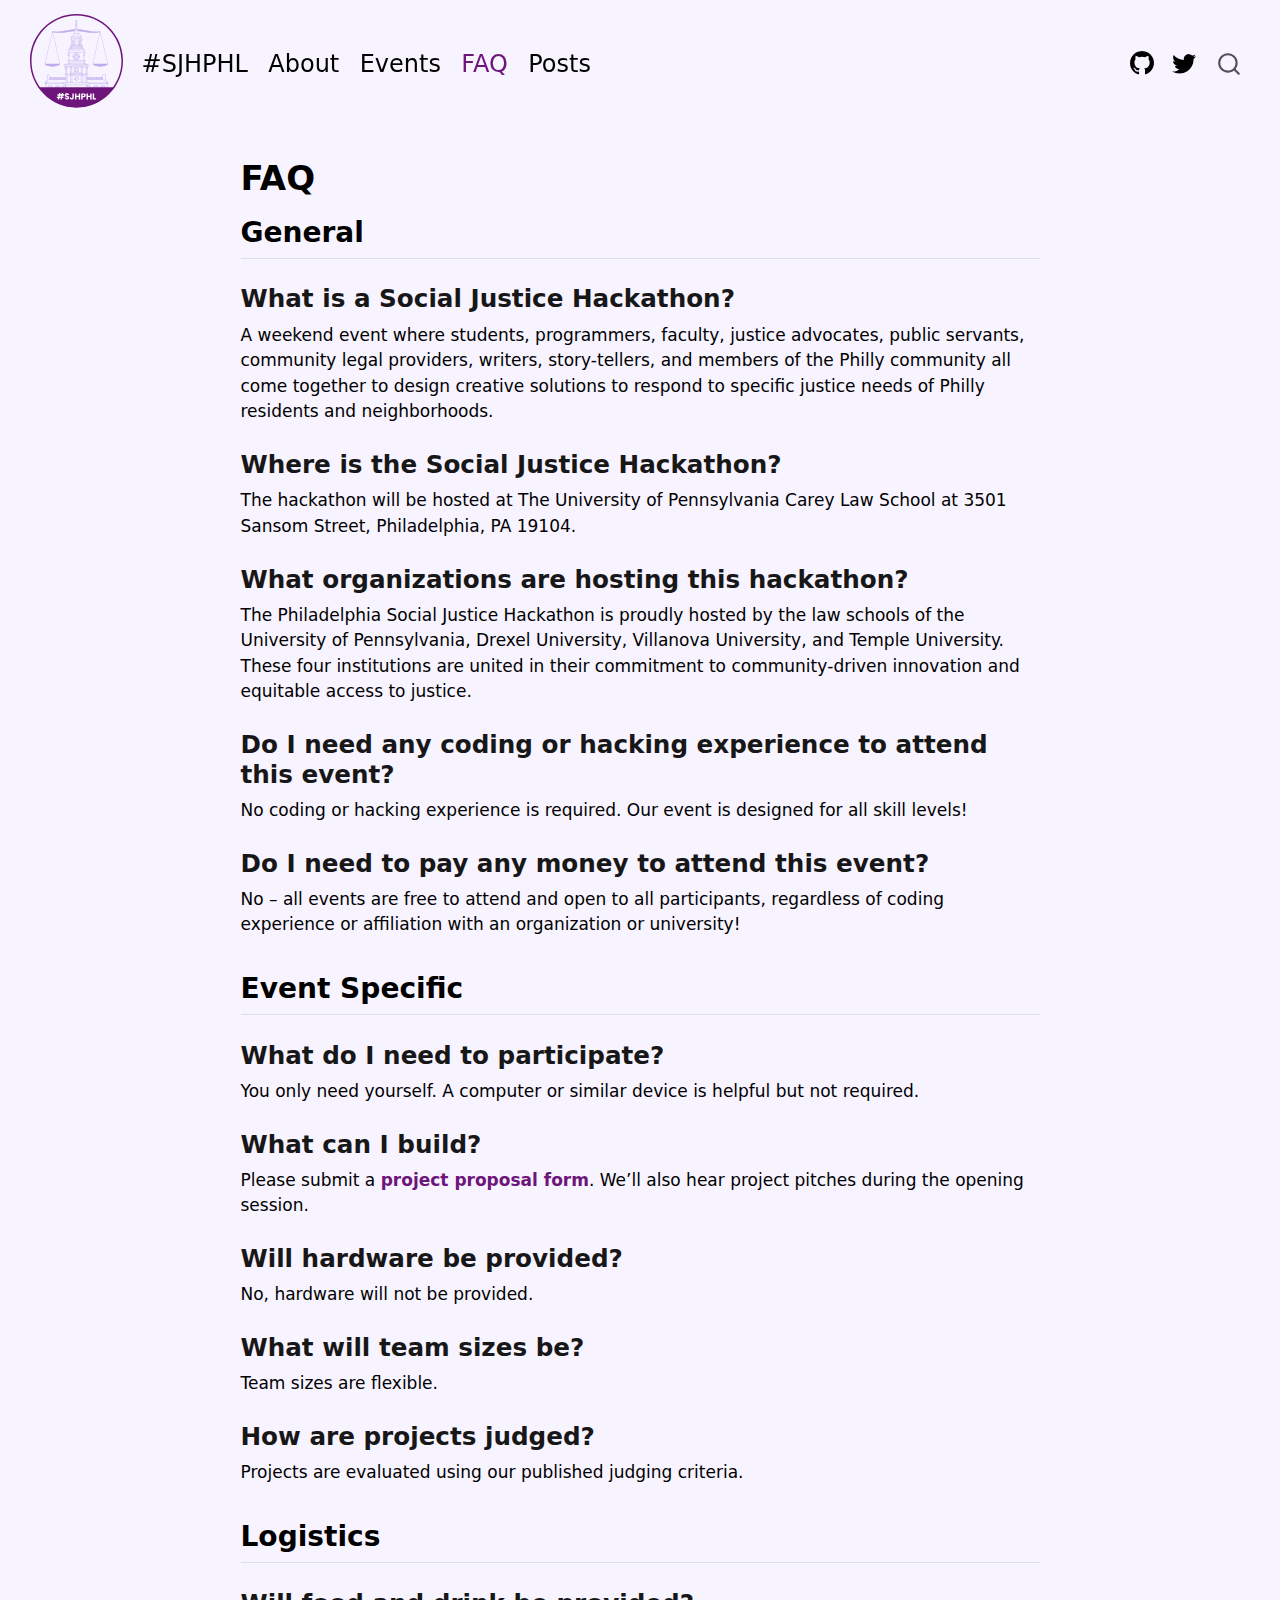
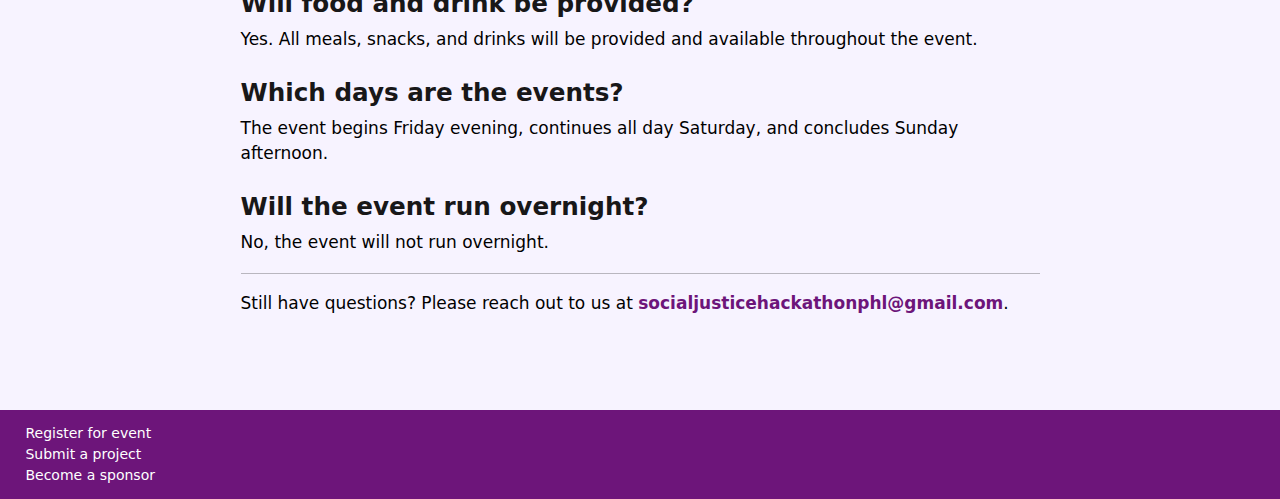
<file: faq.html>
<!DOCTYPE html>
<html xmlns="http://www.w3.org/1999/xhtml" lang="en" xml:lang="en"><head>

<meta charset="utf-8">
<meta name="generator" content="quarto-1.4.537">

<meta name="viewport" content="width=device-width, initial-scale=1.0, user-scalable=yes">


<title>FAQ</title>
<style>
code{white-space: pre-wrap;}
span.smallcaps{font-variant: small-caps;}
div.columns{display: flex; gap: min(4vw, 1.5em);}
div.column{flex: auto; overflow-x: auto;}
div.hanging-indent{margin-left: 1.5em; text-indent: -1.5em;}
ul.task-list{list-style: none;}
ul.task-list li input[type="checkbox"] {
  width: 0.8em;
  margin: 0 0.8em 0.2em -1em; /* quarto-specific, see https://github.com/quarto-dev/quarto-cli/issues/4556 */ 
  vertical-align: middle;
}
</style>


<script src="site_libs/quarto-nav/quarto-nav.js"></script>
<script src="site_libs/quarto-nav/headroom.min.js"></script>
<script src="site_libs/clipboard/clipboard.min.js"></script>
<script src="site_libs/quarto-search/autocomplete.umd.js"></script>
<script src="site_libs/quarto-search/fuse.min.js"></script>
<script src="site_libs/quarto-search/quarto-search.js"></script>
<meta name="quarto:offset" content="./">
<script src="site_libs/quarto-html/quarto.js"></script>
<script src="site_libs/quarto-html/popper.min.js"></script>
<script src="site_libs/quarto-html/tippy.umd.min.js"></script>
<script src="site_libs/quarto-html/anchor.min.js"></script>
<link href="site_libs/quarto-html/tippy.css" rel="stylesheet">
<link href="site_libs/quarto-html/quarto-syntax-highlighting.css" rel="stylesheet" id="quarto-text-highlighting-styles">
<script src="site_libs/bootstrap/bootstrap.min.js"></script>
<link href="site_libs/bootstrap/bootstrap-icons.css" rel="stylesheet">
<link href="site_libs/bootstrap/bootstrap.min.css" rel="stylesheet" id="quarto-bootstrap" data-mode="light">
<script id="quarto-search-options" type="application/json">{
  "location": "navbar",
  "copy-button": false,
  "collapse-after": 3,
  "panel-placement": "end",
  "type": "overlay",
  "limit": 50,
  "keyboard-shortcut": [
    "f",
    "/",
    "s"
  ],
  "show-item-context": false,
  "language": {
    "search-no-results-text": "No results",
    "search-matching-documents-text": "matching documents",
    "search-copy-link-title": "Copy link to search",
    "search-hide-matches-text": "Hide additional matches",
    "search-more-match-text": "more match in this document",
    "search-more-matches-text": "more matches in this document",
    "search-clear-button-title": "Clear",
    "search-text-placeholder": "",
    "search-detached-cancel-button-title": "Cancel",
    "search-submit-button-title": "Submit",
    "search-label": "Search"
  }
}</script>


<meta property="og:title" content="Philadelphia Social Justice Hackathon">
<meta property="og:description" content="The Philadelphia Social Justice Hackathon will be held at Penn Carey Law School from March 27-29, 2026, to bring students, programmers, and other ‘civic-minded hackers’ together – to work in collaboration with justice advocates, public servants, community legal providers, and members of the community.">
<meta property="og:image" content="/assets/preview.png">
<meta property="og:image:alt" content="A purple banner with the text: Philadelphia's Social Justice Hackathon; Penn Carey Law School; March 27-29">
<meta property="og:image:height" content="500">
<meta property="og:image:width" content="1500">
<meta property="og:locale" content="en_US">
<meta property="og:site_name" content="#SJHPHL">
</head>

<body class="nav-fixed fullcontent">

<div id="quarto-search-results"></div>
  <header id="quarto-header" class="headroom fixed-top">
    <nav class="navbar navbar-expand-lg " data-bs-theme="dark">
      <div class="navbar-container container-fluid">
      <div class="navbar-brand-container mx-auto">
    <a href="./index.html" class="navbar-brand navbar-brand-logo">
    <img src="./assets/logo-large.svg" alt="" class="navbar-logo">
    </a>
  </div>
            <div id="quarto-search" class="" title="Search"></div>
          <button class="navbar-toggler" type="button" data-bs-toggle="collapse" data-bs-target="#navbarCollapse" aria-controls="navbarCollapse" aria-expanded="false" aria-label="Toggle navigation" onclick="if (window.quartoToggleHeadroom) { window.quartoToggleHeadroom(); }">
  <span class="navbar-toggler-icon"></span>
</button>
          <div class="collapse navbar-collapse" id="navbarCollapse">
            <ul class="navbar-nav navbar-nav-scroll me-auto">
  <li class="nav-item">
    <a class="nav-link" href="./index.html"> 
<span class="menu-text">#SJHPHL</span></a>
  </li>  
  <li class="nav-item">
    <a class="nav-link" href="./about.html"> 
<span class="menu-text">About</span></a>
  </li>  
  <li class="nav-item">
    <a class="nav-link" href="./events.html"> 
<span class="menu-text">Events</span></a>
  </li>  
  <li class="nav-item">
    <a class="nav-link active" href="./faq.html" aria-current="page"> 
<span class="menu-text">FAQ</span></a>
  </li>  
  <li class="nav-item">
    <a class="nav-link" href="./posts/index.html"> 
<span class="menu-text">Posts</span></a>
  </li>  
</ul>
            <ul class="navbar-nav navbar-nav-scroll ms-auto">
  <li class="nav-item compact">
    <a class="nav-link" href="https://github.com/socialjusticehackathon/"> <i class="bi bi-github" role="img">
</i> 
<span class="menu-text"></span></a>
  </li>  
  <li class="nav-item compact">
    <a class="nav-link" href="https://twitter.com/ssjhackathon"> <i class="bi bi-twitter" role="img">
</i> 
<span class="menu-text"></span></a>
  </li>  
</ul>
          </div> <!-- /navcollapse -->
          <div class="quarto-navbar-tools">
</div>
      </div> <!-- /container-fluid -->
    </nav>
</header>
<!-- content -->
<div id="quarto-content" class="quarto-container page-columns page-rows-contents page-layout-article page-navbar">
<!-- sidebar -->
<!-- margin-sidebar -->
    
<!-- main -->
<main class="content" id="quarto-document-content">

<header id="title-block-header" class="quarto-title-block default">
<div class="quarto-title">
<h1 class="title">FAQ</h1>
</div>



<div class="quarto-title-meta">

    
  
    
  </div>
  


</header>


<section id="general" class="level2">
<h2 class="anchored" data-anchor-id="general">General</h2>
<section id="what-is-a-social-justice-hackathon" class="level3">
<h3 class="anchored" data-anchor-id="what-is-a-social-justice-hackathon">What is a Social Justice Hackathon?</h3>
<p>A weekend event where students, programmers, faculty, justice advocates, public servants, community legal providers, writers, story-tellers, and members of the Philly community all come together to design creative solutions to respond to specific justice needs of Philly residents and neighborhoods.</p>
</section>
<section id="where-is-the-social-justice-hackathon" class="level3">
<h3 class="anchored" data-anchor-id="where-is-the-social-justice-hackathon">Where is the Social Justice Hackathon?</h3>
<p>The hackathon will be hosted at The University of Pennsylvania Carey Law School at 3501 Sansom Street, Philadelphia, PA 19104.</p>
</section>
<section id="what-organizations-are-hosting-this-hackathon" class="level3">
<h3 class="anchored" data-anchor-id="what-organizations-are-hosting-this-hackathon">What organizations are hosting this hackathon?</h3>
<p>The Philadelphia Social Justice Hackathon is proudly hosted by the law schools of the University of Pennsylvania, Drexel University, Villanova University, and Temple University. These four institutions are united in their commitment to community‑driven innovation and equitable access to justice.</p>
</section>
<section id="do-i-need-any-coding-or-hacking-experience-to-attend-this-event" class="level3">
<h3 class="anchored" data-anchor-id="do-i-need-any-coding-or-hacking-experience-to-attend-this-event">Do I need any coding or hacking experience to attend this event?</h3>
<p>No coding or hacking experience is required. Our event is designed for all skill levels!</p>
</section>
<section id="do-i-need-to-pay-any-money-to-attend-this-event" class="level3">
<h3 class="anchored" data-anchor-id="do-i-need-to-pay-any-money-to-attend-this-event">Do I need to pay any money to attend this event?</h3>
<p>No – all events are free to attend and open to all participants, regardless of coding experience or affiliation with an organization or university!</p>
</section>
</section>
<section id="event-specific" class="level2">
<h2 class="anchored" data-anchor-id="event-specific">Event Specific</h2>
<section id="what-do-i-need-to-participate" class="level3">
<h3 class="anchored" data-anchor-id="what-do-i-need-to-participate">What do I need to participate?</h3>
<p>You only need yourself. A computer or similar device is helpful but not required.</p>
</section>
<section id="what-can-i-build" class="level3">
<h3 class="anchored" data-anchor-id="what-can-i-build">What can I build?</h3>
<p>Please submit a <a href="https://docs.google.com/forms/d/e/1FAIpQLSfUVtuWdj3NytRAThzxfP9og4ZH9EJjzq1DSzb58CEmqItCcQ/viewform">project proposal form</a>. We’ll also hear project pitches during the opening session.</p>
</section>
<section id="will-hardware-be-provided" class="level3">
<h3 class="anchored" data-anchor-id="will-hardware-be-provided">Will hardware be provided?</h3>
<p>No, hardware will not be provided.</p>
</section>
<section id="what-will-team-sizes-be" class="level3">
<h3 class="anchored" data-anchor-id="what-will-team-sizes-be">What will team sizes be?</h3>
<p>Team sizes are flexible.</p>
</section>
<section id="how-are-projects-judged" class="level3">
<h3 class="anchored" data-anchor-id="how-are-projects-judged">How are projects judged?</h3>
<p>Projects are evaluated using our published judging criteria.</p>
</section>
</section>
<section id="logistics" class="level2">
<h2 class="anchored" data-anchor-id="logistics">Logistics</h2>
<section id="will-food-and-drink-be-provided" class="level3">
<h3 class="anchored" data-anchor-id="will-food-and-drink-be-provided">Will food and drink be provided?</h3>
<p>Yes. All meals, snacks, and drinks will be provided and available throughout the event.</p>
</section>
<section id="which-days-are-the-events" class="level3">
<h3 class="anchored" data-anchor-id="which-days-are-the-events">Which days are the events?</h3>
<p>The event begins Friday evening, continues all day Saturday, and concludes Sunday afternoon.</p>
</section>
<section id="will-the-event-run-overnight" class="level3">
<h3 class="anchored" data-anchor-id="will-the-event-run-overnight">Will the event run overnight?</h3>
<p>No, the event will not run overnight.</p>
<hr>
<p>Still have questions? Please reach out to us at <a href="mailto:socialjusticehackathonphl@gmail.com">socialjusticehackathonphl@gmail.com</a>.</p>


</section>
</section>

</main> <!-- /main -->
<script id="quarto-html-after-body" type="application/javascript">
window.document.addEventListener("DOMContentLoaded", function (event) {
  const toggleBodyColorMode = (bsSheetEl) => {
    const mode = bsSheetEl.getAttribute("data-mode");
    const bodyEl = window.document.querySelector("body");
    if (mode === "dark") {
      bodyEl.classList.add("quarto-dark");
      bodyEl.classList.remove("quarto-light");
    } else {
      bodyEl.classList.add("quarto-light");
      bodyEl.classList.remove("quarto-dark");
    }
  }
  const toggleBodyColorPrimary = () => {
    const bsSheetEl = window.document.querySelector("link#quarto-bootstrap");
    if (bsSheetEl) {
      toggleBodyColorMode(bsSheetEl);
    }
  }
  toggleBodyColorPrimary();  
  const icon = "";
  const anchorJS = new window.AnchorJS();
  anchorJS.options = {
    placement: 'right',
    icon: icon
  };
  anchorJS.add('.anchored');
  const isCodeAnnotation = (el) => {
    for (const clz of el.classList) {
      if (clz.startsWith('code-annotation-')) {                     
        return true;
      }
    }
    return false;
  }
  const clipboard = new window.ClipboardJS('.code-copy-button', {
    text: function(trigger) {
      const codeEl = trigger.previousElementSibling.cloneNode(true);
      for (const childEl of codeEl.children) {
        if (isCodeAnnotation(childEl)) {
          childEl.remove();
        }
      }
      return codeEl.innerText;
    }
  });
  clipboard.on('success', function(e) {
    // button target
    const button = e.trigger;
    // don't keep focus
    button.blur();
    // flash "checked"
    button.classList.add('code-copy-button-checked');
    var currentTitle = button.getAttribute("title");
    button.setAttribute("title", "Copied!");
    let tooltip;
    if (window.bootstrap) {
      button.setAttribute("data-bs-toggle", "tooltip");
      button.setAttribute("data-bs-placement", "left");
      button.setAttribute("data-bs-title", "Copied!");
      tooltip = new bootstrap.Tooltip(button, 
        { trigger: "manual", 
          customClass: "code-copy-button-tooltip",
          offset: [0, -8]});
      tooltip.show();    
    }
    setTimeout(function() {
      if (tooltip) {
        tooltip.hide();
        button.removeAttribute("data-bs-title");
        button.removeAttribute("data-bs-toggle");
        button.removeAttribute("data-bs-placement");
      }
      button.setAttribute("title", currentTitle);
      button.classList.remove('code-copy-button-checked');
    }, 1000);
    // clear code selection
    e.clearSelection();
  });
  function tippyHover(el, contentFn, onTriggerFn, onUntriggerFn) {
    const config = {
      allowHTML: true,
      maxWidth: 500,
      delay: 100,
      arrow: false,
      appendTo: function(el) {
          return el.parentElement;
      },
      interactive: true,
      interactiveBorder: 10,
      theme: 'quarto',
      placement: 'bottom-start',
    };
    if (contentFn) {
      config.content = contentFn;
    }
    if (onTriggerFn) {
      config.onTrigger = onTriggerFn;
    }
    if (onUntriggerFn) {
      config.onUntrigger = onUntriggerFn;
    }
    window.tippy(el, config); 
  }
  const noterefs = window.document.querySelectorAll('a[role="doc-noteref"]');
  for (var i=0; i<noterefs.length; i++) {
    const ref = noterefs[i];
    tippyHover(ref, function() {
      // use id or data attribute instead here
      let href = ref.getAttribute('data-footnote-href') || ref.getAttribute('href');
      try { href = new URL(href).hash; } catch {}
      const id = href.replace(/^#\/?/, "");
      const note = window.document.getElementById(id);
      return note.innerHTML;
    });
  }
  const xrefs = window.document.querySelectorAll('a.quarto-xref');
  const processXRef = (id, note) => {
    // Strip column container classes
    const stripColumnClz = (el) => {
      el.classList.remove("page-full", "page-columns");
      if (el.children) {
        for (const child of el.children) {
          stripColumnClz(child);
        }
      }
    }
    stripColumnClz(note)
    if (id === null || id.startsWith('sec-')) {
      // Special case sections, only their first couple elements
      const container = document.createElement("div");
      if (note.children && note.children.length > 2) {
        container.appendChild(note.children[0].cloneNode(true));
        for (let i = 1; i < note.children.length; i++) {
          const child = note.children[i];
          if (child.tagName === "P" && child.innerText === "") {
            continue;
          } else {
            container.appendChild(child.cloneNode(true));
            break;
          }
        }
        if (window.Quarto?.typesetMath) {
          window.Quarto.typesetMath(container);
        }
        return container.innerHTML
      } else {
        if (window.Quarto?.typesetMath) {
          window.Quarto.typesetMath(note);
        }
        return note.innerHTML;
      }
    } else {
      // Remove any anchor links if they are present
      const anchorLink = note.querySelector('a.anchorjs-link');
      if (anchorLink) {
        anchorLink.remove();
      }
      if (window.Quarto?.typesetMath) {
        window.Quarto.typesetMath(note);
      }
      return note.innerHTML;
    }
  }
  for (var i=0; i<xrefs.length; i++) {
    const xref = xrefs[i];
    tippyHover(xref, undefined, function(instance) {
      instance.disable();
      let url = xref.getAttribute('href');
      let hash = undefined; 
      if (url.startsWith('#')) {
        hash = url;
      } else {
        try { hash = new URL(url).hash; } catch {}
      }
      if (hash) {
        const id = hash.replace(/^#\/?/, "");
        const note = window.document.getElementById(id);
        if (note !== null) {
          try {
            const html = processXRef(id, note.cloneNode(true));
            instance.setContent(html);
          } finally {
            instance.enable();
            instance.show();
          }
        } else {
          // See if we can fetch this
          fetch(url.split('#')[0])
          .then(res => res.text())
          .then(html => {
            const parser = new DOMParser();
            const htmlDoc = parser.parseFromString(html, "text/html");
            const note = htmlDoc.getElementById(id);
            if (note !== null) {
              const html = processXRef(id, note);
              instance.setContent(html);
            } 
          }).finally(() => {
            instance.enable();
            instance.show();
          });
        }
      } else {
        // See if we can fetch a full url (with no hash to target)
        // This is a special case and we should probably do some content thinning / targeting
        fetch(url)
        .then(res => res.text())
        .then(html => {
          const parser = new DOMParser();
          const htmlDoc = parser.parseFromString(html, "text/html");
          const note = htmlDoc.querySelector('main.content');
          if (note !== null) {
            // This should only happen for chapter cross references
            // (since there is no id in the URL)
            // remove the first header
            if (note.children.length > 0 && note.children[0].tagName === "HEADER") {
              note.children[0].remove();
            }
            const html = processXRef(null, note);
            instance.setContent(html);
          } 
        }).finally(() => {
          instance.enable();
          instance.show();
        });
      }
    }, function(instance) {
    });
  }
      let selectedAnnoteEl;
      const selectorForAnnotation = ( cell, annotation) => {
        let cellAttr = 'data-code-cell="' + cell + '"';
        let lineAttr = 'data-code-annotation="' +  annotation + '"';
        const selector = 'span[' + cellAttr + '][' + lineAttr + ']';
        return selector;
      }
      const selectCodeLines = (annoteEl) => {
        const doc = window.document;
        const targetCell = annoteEl.getAttribute("data-target-cell");
        const targetAnnotation = annoteEl.getAttribute("data-target-annotation");
        const annoteSpan = window.document.querySelector(selectorForAnnotation(targetCell, targetAnnotation));
        const lines = annoteSpan.getAttribute("data-code-lines").split(",");
        const lineIds = lines.map((line) => {
          return targetCell + "-" + line;
        })
        let top = null;
        let height = null;
        let parent = null;
        if (lineIds.length > 0) {
            //compute the position of the single el (top and bottom and make a div)
            const el = window.document.getElementById(lineIds[0]);
            top = el.offsetTop;
            height = el.offsetHeight;
            parent = el.parentElement.parentElement;
          if (lineIds.length > 1) {
            const lastEl = window.document.getElementById(lineIds[lineIds.length - 1]);
            const bottom = lastEl.offsetTop + lastEl.offsetHeight;
            height = bottom - top;
          }
          if (top !== null && height !== null && parent !== null) {
            // cook up a div (if necessary) and position it 
            let div = window.document.getElementById("code-annotation-line-highlight");
            if (div === null) {
              div = window.document.createElement("div");
              div.setAttribute("id", "code-annotation-line-highlight");
              div.style.position = 'absolute';
              parent.appendChild(div);
            }
            div.style.top = top - 2 + "px";
            div.style.height = height + 4 + "px";
            div.style.left = 0;
            let gutterDiv = window.document.getElementById("code-annotation-line-highlight-gutter");
            if (gutterDiv === null) {
              gutterDiv = window.document.createElement("div");
              gutterDiv.setAttribute("id", "code-annotation-line-highlight-gutter");
              gutterDiv.style.position = 'absolute';
              const codeCell = window.document.getElementById(targetCell);
              const gutter = codeCell.querySelector('.code-annotation-gutter');
              gutter.appendChild(gutterDiv);
            }
            gutterDiv.style.top = top - 2 + "px";
            gutterDiv.style.height = height + 4 + "px";
          }
          selectedAnnoteEl = annoteEl;
        }
      };
      const unselectCodeLines = () => {
        const elementsIds = ["code-annotation-line-highlight", "code-annotation-line-highlight-gutter"];
        elementsIds.forEach((elId) => {
          const div = window.document.getElementById(elId);
          if (div) {
            div.remove();
          }
        });
        selectedAnnoteEl = undefined;
      };
        // Handle positioning of the toggle
    window.addEventListener(
      "resize",
      throttle(() => {
        elRect = undefined;
        if (selectedAnnoteEl) {
          selectCodeLines(selectedAnnoteEl);
        }
      }, 10)
    );
    function throttle(fn, ms) {
    let throttle = false;
    let timer;
      return (...args) => {
        if(!throttle) { // first call gets through
            fn.apply(this, args);
            throttle = true;
        } else { // all the others get throttled
            if(timer) clearTimeout(timer); // cancel #2
            timer = setTimeout(() => {
              fn.apply(this, args);
              timer = throttle = false;
            }, ms);
        }
      };
    }
      // Attach click handler to the DT
      const annoteDls = window.document.querySelectorAll('dt[data-target-cell]');
      for (const annoteDlNode of annoteDls) {
        annoteDlNode.addEventListener('click', (event) => {
          const clickedEl = event.target;
          if (clickedEl !== selectedAnnoteEl) {
            unselectCodeLines();
            const activeEl = window.document.querySelector('dt[data-target-cell].code-annotation-active');
            if (activeEl) {
              activeEl.classList.remove('code-annotation-active');
            }
            selectCodeLines(clickedEl);
            clickedEl.classList.add('code-annotation-active');
          } else {
            // Unselect the line
            unselectCodeLines();
            clickedEl.classList.remove('code-annotation-active');
          }
        });
      }
  const findCites = (el) => {
    const parentEl = el.parentElement;
    if (parentEl) {
      const cites = parentEl.dataset.cites;
      if (cites) {
        return {
          el,
          cites: cites.split(' ')
        };
      } else {
        return findCites(el.parentElement)
      }
    } else {
      return undefined;
    }
  };
  var bibliorefs = window.document.querySelectorAll('a[role="doc-biblioref"]');
  for (var i=0; i<bibliorefs.length; i++) {
    const ref = bibliorefs[i];
    const citeInfo = findCites(ref);
    if (citeInfo) {
      tippyHover(citeInfo.el, function() {
        var popup = window.document.createElement('div');
        citeInfo.cites.forEach(function(cite) {
          var citeDiv = window.document.createElement('div');
          citeDiv.classList.add('hanging-indent');
          citeDiv.classList.add('csl-entry');
          var biblioDiv = window.document.getElementById('ref-' + cite);
          if (biblioDiv) {
            citeDiv.innerHTML = biblioDiv.innerHTML;
          }
          popup.appendChild(citeDiv);
        });
        return popup.innerHTML;
      });
    }
  }
});
</script>
</div> <!-- /content -->
<footer class="footer">
  <div class="nav-footer">
    <div class="nav-footer-left">
      <ul class="footer-items list-unstyled">
    <li class="nav-item">
    <a class="nav-link" href="https://www.eventbrite.com/e/1983329295312">
<p>Register for event</p>
</a>
  </li>  
    <li class="nav-item">
    <a class="nav-link" href="https://docs.google.com/forms/d/e/1FAIpQLSfUVtuWdj3NytRAThzxfP9og4ZH9EJjzq1DSzb58CEmqItCcQ/viewform?usp=sharing">
<p>Submit a project</p>
</a>
  </li>  
    <li class="nav-item">
    <a class="nav-link" href="mailto:info@socialjusticehackathon.com">
<p>Become a sponsor</p>
</a>
  </li>  
</ul>
    </div>   
    <div class="nav-footer-center">
      &nbsp;
    </div>
    <div class="nav-footer-right">
      &nbsp;
    </div>
  </div>
</footer>




</body></html>
</file>
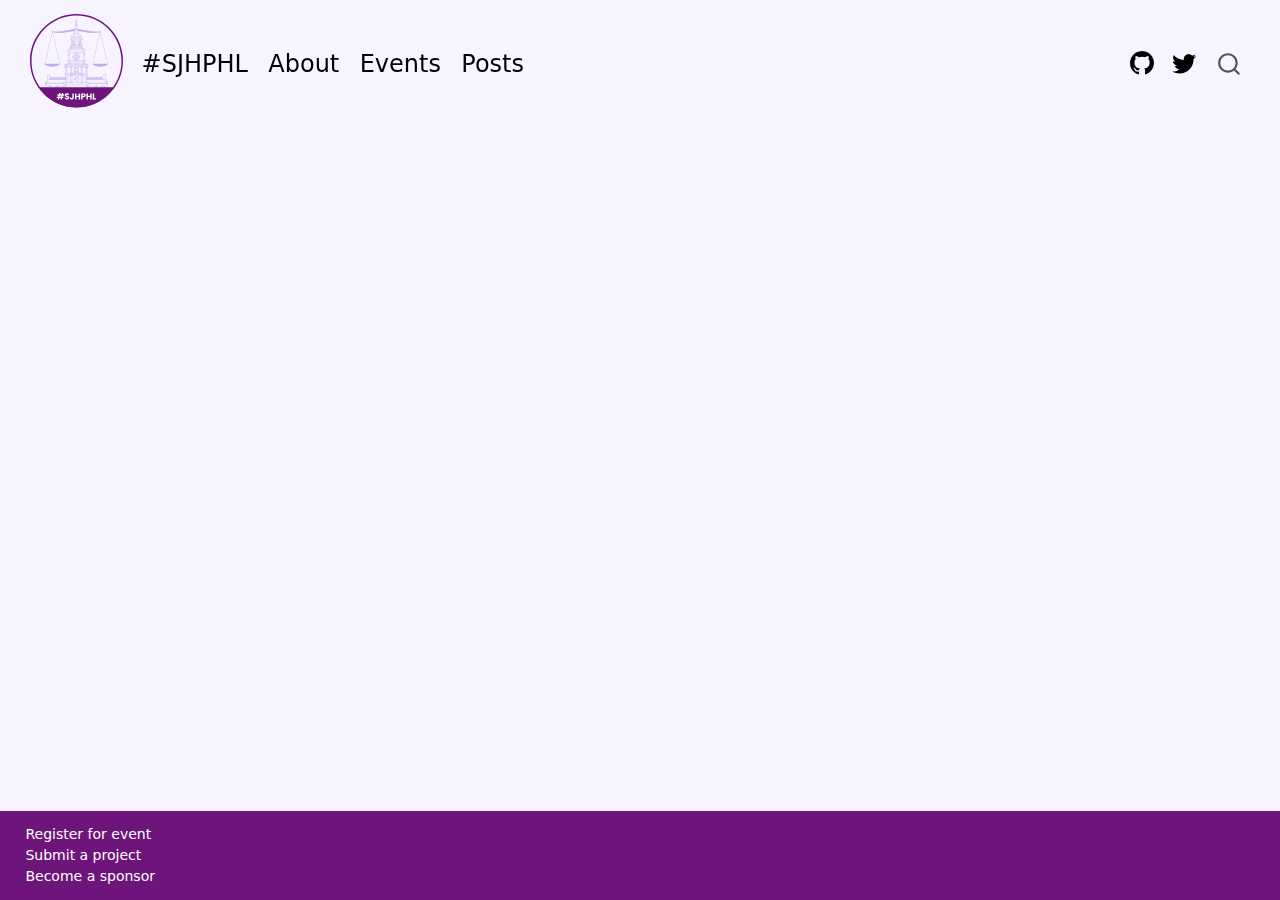
<file: register.html>
<!DOCTYPE html>
<html xmlns="http://www.w3.org/1999/xhtml" lang="en" xml:lang="en"><head>

<meta charset="utf-8">
<meta name="generator" content="quarto-1.4.537">

<meta name="viewport" content="width=device-width, initial-scale=1.0, user-scalable=yes">


<title>register</title>
<style>
code{white-space: pre-wrap;}
span.smallcaps{font-variant: small-caps;}
div.columns{display: flex; gap: min(4vw, 1.5em);}
div.column{flex: auto; overflow-x: auto;}
div.hanging-indent{margin-left: 1.5em; text-indent: -1.5em;}
ul.task-list{list-style: none;}
ul.task-list li input[type="checkbox"] {
  width: 0.8em;
  margin: 0 0.8em 0.2em -1em; /* quarto-specific, see https://github.com/quarto-dev/quarto-cli/issues/4556 */ 
  vertical-align: middle;
}
</style>


<script src="site_libs/quarto-nav/quarto-nav.js"></script>
<script src="site_libs/quarto-nav/headroom.min.js"></script>
<script src="site_libs/clipboard/clipboard.min.js"></script>
<script src="site_libs/quarto-search/autocomplete.umd.js"></script>
<script src="site_libs/quarto-search/fuse.min.js"></script>
<script src="site_libs/quarto-search/quarto-search.js"></script>
<meta name="quarto:offset" content="./">
<script src="site_libs/quarto-html/quarto.js"></script>
<script src="site_libs/quarto-html/popper.min.js"></script>
<script src="site_libs/quarto-html/tippy.umd.min.js"></script>
<script src="site_libs/quarto-html/anchor.min.js"></script>
<link href="site_libs/quarto-html/tippy.css" rel="stylesheet">
<link href="site_libs/quarto-html/quarto-syntax-highlighting.css" rel="stylesheet" id="quarto-text-highlighting-styles">
<script src="site_libs/bootstrap/bootstrap.min.js"></script>
<link href="site_libs/bootstrap/bootstrap-icons.css" rel="stylesheet">
<link href="site_libs/bootstrap/bootstrap.min.css" rel="stylesheet" id="quarto-bootstrap" data-mode="light">
<script id="quarto-search-options" type="application/json">{
  "location": "navbar",
  "copy-button": false,
  "collapse-after": 3,
  "panel-placement": "end",
  "type": "overlay",
  "limit": 50,
  "keyboard-shortcut": [
    "f",
    "/",
    "s"
  ],
  "show-item-context": false,
  "language": {
    "search-no-results-text": "No results",
    "search-matching-documents-text": "matching documents",
    "search-copy-link-title": "Copy link to search",
    "search-hide-matches-text": "Hide additional matches",
    "search-more-match-text": "more match in this document",
    "search-more-matches-text": "more matches in this document",
    "search-clear-button-title": "Clear",
    "search-text-placeholder": "",
    "search-detached-cancel-button-title": "Cancel",
    "search-submit-button-title": "Submit",
    "search-label": "Search"
  }
}</script>


<meta property="og:title" content="Philadelphia Social Justice Hackathon">
<meta property="og:description" content="The Philadelphia Social Justice Hackathon will be held at the Drexel Law School from April 5-7, 2024, to bring students, programmers, and other “civic-minded hackers” together – to work in collaboration with justice advocates, public servants, community legal providers, and members of the community.">
<meta property="og:image" content="/assets/preview.png">
<meta property="og:image:alt" content="A purple banner with the text: Philadelphia's Social Justice Hackathon; Drexel's Kline School of Law; April 5-7">
<meta property="og:image:height" content="500">
<meta property="og:image:width" content="1500">
<meta property="og:locale" content="en_US">
<meta property="og:site_name" content="#SJHPHL">
</head>

<body class="nav-fixed fullcontent">

<div id="quarto-search-results"></div>
  <header id="quarto-header" class="headroom fixed-top">
    <nav class="navbar navbar-expand-lg " data-bs-theme="dark">
      <div class="navbar-container container-fluid">
      <div class="navbar-brand-container mx-auto">
    <a href="./index.html" class="navbar-brand navbar-brand-logo">
    <img src="./assets/logo-large.svg" alt="" class="navbar-logo">
    </a>
  </div>
            <div id="quarto-search" class="" title="Search"></div>
          <button class="navbar-toggler" type="button" data-bs-toggle="collapse" data-bs-target="#navbarCollapse" aria-controls="navbarCollapse" aria-expanded="false" aria-label="Toggle navigation" onclick="if (window.quartoToggleHeadroom) { window.quartoToggleHeadroom(); }">
  <span class="navbar-toggler-icon"></span>
</button>
          <div class="collapse navbar-collapse" id="navbarCollapse">
            <ul class="navbar-nav navbar-nav-scroll me-auto">
  <li class="nav-item">
    <a class="nav-link" href="./index.html"> 
<span class="menu-text">#SJHPHL</span></a>
  </li>  
  <li class="nav-item">
    <a class="nav-link" href="./about.html"> 
<span class="menu-text">About</span></a>
  </li>  
  <li class="nav-item">
    <a class="nav-link" href="./events.html"> 
<span class="menu-text">Events</span></a>
  </li>  
  <li class="nav-item">
    <a class="nav-link" href="./posts/index.html"> 
<span class="menu-text">Posts</span></a>
  </li>  
</ul>
            <ul class="navbar-nav navbar-nav-scroll ms-auto">
  <li class="nav-item compact">
    <a class="nav-link" href="https://github.com/socialjusticehackathon/"> <i class="bi bi-github" role="img">
</i> 
<span class="menu-text"></span></a>
  </li>  
  <li class="nav-item compact">
    <a class="nav-link" href="https://twitter.com/ssjhackathon"> <i class="bi bi-twitter" role="img">
</i> 
<span class="menu-text"></span></a>
  </li>  
</ul>
          </div> <!-- /navcollapse -->
          <div class="quarto-navbar-tools">
</div>
      </div> <!-- /container-fluid -->
    </nav>
</header>
<!-- content -->
<div id="quarto-content" class="quarto-container page-columns page-rows-contents page-layout-article page-navbar">
<!-- sidebar -->
<!-- margin-sidebar -->
    
<!-- main -->
<main class="content" id="quarto-document-content">







</main> <!-- /main -->
<script id="quarto-html-after-body" type="application/javascript">
window.document.addEventListener("DOMContentLoaded", function (event) {
  const toggleBodyColorMode = (bsSheetEl) => {
    const mode = bsSheetEl.getAttribute("data-mode");
    const bodyEl = window.document.querySelector("body");
    if (mode === "dark") {
      bodyEl.classList.add("quarto-dark");
      bodyEl.classList.remove("quarto-light");
    } else {
      bodyEl.classList.add("quarto-light");
      bodyEl.classList.remove("quarto-dark");
    }
  }
  const toggleBodyColorPrimary = () => {
    const bsSheetEl = window.document.querySelector("link#quarto-bootstrap");
    if (bsSheetEl) {
      toggleBodyColorMode(bsSheetEl);
    }
  }
  toggleBodyColorPrimary();  
  const icon = "";
  const anchorJS = new window.AnchorJS();
  anchorJS.options = {
    placement: 'right',
    icon: icon
  };
  anchorJS.add('.anchored');
  const isCodeAnnotation = (el) => {
    for (const clz of el.classList) {
      if (clz.startsWith('code-annotation-')) {                     
        return true;
      }
    }
    return false;
  }
  const clipboard = new window.ClipboardJS('.code-copy-button', {
    text: function(trigger) {
      const codeEl = trigger.previousElementSibling.cloneNode(true);
      for (const childEl of codeEl.children) {
        if (isCodeAnnotation(childEl)) {
          childEl.remove();
        }
      }
      return codeEl.innerText;
    }
  });
  clipboard.on('success', function(e) {
    // button target
    const button = e.trigger;
    // don't keep focus
    button.blur();
    // flash "checked"
    button.classList.add('code-copy-button-checked');
    var currentTitle = button.getAttribute("title");
    button.setAttribute("title", "Copied!");
    let tooltip;
    if (window.bootstrap) {
      button.setAttribute("data-bs-toggle", "tooltip");
      button.setAttribute("data-bs-placement", "left");
      button.setAttribute("data-bs-title", "Copied!");
      tooltip = new bootstrap.Tooltip(button, 
        { trigger: "manual", 
          customClass: "code-copy-button-tooltip",
          offset: [0, -8]});
      tooltip.show();    
    }
    setTimeout(function() {
      if (tooltip) {
        tooltip.hide();
        button.removeAttribute("data-bs-title");
        button.removeAttribute("data-bs-toggle");
        button.removeAttribute("data-bs-placement");
      }
      button.setAttribute("title", currentTitle);
      button.classList.remove('code-copy-button-checked');
    }, 1000);
    // clear code selection
    e.clearSelection();
  });
  function tippyHover(el, contentFn, onTriggerFn, onUntriggerFn) {
    const config = {
      allowHTML: true,
      maxWidth: 500,
      delay: 100,
      arrow: false,
      appendTo: function(el) {
          return el.parentElement;
      },
      interactive: true,
      interactiveBorder: 10,
      theme: 'quarto',
      placement: 'bottom-start',
    };
    if (contentFn) {
      config.content = contentFn;
    }
    if (onTriggerFn) {
      config.onTrigger = onTriggerFn;
    }
    if (onUntriggerFn) {
      config.onUntrigger = onUntriggerFn;
    }
    window.tippy(el, config); 
  }
  const noterefs = window.document.querySelectorAll('a[role="doc-noteref"]');
  for (var i=0; i<noterefs.length; i++) {
    const ref = noterefs[i];
    tippyHover(ref, function() {
      // use id or data attribute instead here
      let href = ref.getAttribute('data-footnote-href') || ref.getAttribute('href');
      try { href = new URL(href).hash; } catch {}
      const id = href.replace(/^#\/?/, "");
      const note = window.document.getElementById(id);
      return note.innerHTML;
    });
  }
  const xrefs = window.document.querySelectorAll('a.quarto-xref');
  const processXRef = (id, note) => {
    // Strip column container classes
    const stripColumnClz = (el) => {
      el.classList.remove("page-full", "page-columns");
      if (el.children) {
        for (const child of el.children) {
          stripColumnClz(child);
        }
      }
    }
    stripColumnClz(note)
    if (id === null || id.startsWith('sec-')) {
      // Special case sections, only their first couple elements
      const container = document.createElement("div");
      if (note.children && note.children.length > 2) {
        container.appendChild(note.children[0].cloneNode(true));
        for (let i = 1; i < note.children.length; i++) {
          const child = note.children[i];
          if (child.tagName === "P" && child.innerText === "") {
            continue;
          } else {
            container.appendChild(child.cloneNode(true));
            break;
          }
        }
        if (window.Quarto?.typesetMath) {
          window.Quarto.typesetMath(container);
        }
        return container.innerHTML
      } else {
        if (window.Quarto?.typesetMath) {
          window.Quarto.typesetMath(note);
        }
        return note.innerHTML;
      }
    } else {
      // Remove any anchor links if they are present
      const anchorLink = note.querySelector('a.anchorjs-link');
      if (anchorLink) {
        anchorLink.remove();
      }
      if (window.Quarto?.typesetMath) {
        window.Quarto.typesetMath(note);
      }
      return note.innerHTML;
    }
  }
  for (var i=0; i<xrefs.length; i++) {
    const xref = xrefs[i];
    tippyHover(xref, undefined, function(instance) {
      instance.disable();
      let url = xref.getAttribute('href');
      let hash = undefined; 
      if (url.startsWith('#')) {
        hash = url;
      } else {
        try { hash = new URL(url).hash; } catch {}
      }
      if (hash) {
        const id = hash.replace(/^#\/?/, "");
        const note = window.document.getElementById(id);
        if (note !== null) {
          try {
            const html = processXRef(id, note.cloneNode(true));
            instance.setContent(html);
          } finally {
            instance.enable();
            instance.show();
          }
        } else {
          // See if we can fetch this
          fetch(url.split('#')[0])
          .then(res => res.text())
          .then(html => {
            const parser = new DOMParser();
            const htmlDoc = parser.parseFromString(html, "text/html");
            const note = htmlDoc.getElementById(id);
            if (note !== null) {
              const html = processXRef(id, note);
              instance.setContent(html);
            } 
          }).finally(() => {
            instance.enable();
            instance.show();
          });
        }
      } else {
        // See if we can fetch a full url (with no hash to target)
        // This is a special case and we should probably do some content thinning / targeting
        fetch(url)
        .then(res => res.text())
        .then(html => {
          const parser = new DOMParser();
          const htmlDoc = parser.parseFromString(html, "text/html");
          const note = htmlDoc.querySelector('main.content');
          if (note !== null) {
            // This should only happen for chapter cross references
            // (since there is no id in the URL)
            // remove the first header
            if (note.children.length > 0 && note.children[0].tagName === "HEADER") {
              note.children[0].remove();
            }
            const html = processXRef(null, note);
            instance.setContent(html);
          } 
        }).finally(() => {
          instance.enable();
          instance.show();
        });
      }
    }, function(instance) {
    });
  }
      let selectedAnnoteEl;
      const selectorForAnnotation = ( cell, annotation) => {
        let cellAttr = 'data-code-cell="' + cell + '"';
        let lineAttr = 'data-code-annotation="' +  annotation + '"';
        const selector = 'span[' + cellAttr + '][' + lineAttr + ']';
        return selector;
      }
      const selectCodeLines = (annoteEl) => {
        const doc = window.document;
        const targetCell = annoteEl.getAttribute("data-target-cell");
        const targetAnnotation = annoteEl.getAttribute("data-target-annotation");
        const annoteSpan = window.document.querySelector(selectorForAnnotation(targetCell, targetAnnotation));
        const lines = annoteSpan.getAttribute("data-code-lines").split(",");
        const lineIds = lines.map((line) => {
          return targetCell + "-" + line;
        })
        let top = null;
        let height = null;
        let parent = null;
        if (lineIds.length > 0) {
            //compute the position of the single el (top and bottom and make a div)
            const el = window.document.getElementById(lineIds[0]);
            top = el.offsetTop;
            height = el.offsetHeight;
            parent = el.parentElement.parentElement;
          if (lineIds.length > 1) {
            const lastEl = window.document.getElementById(lineIds[lineIds.length - 1]);
            const bottom = lastEl.offsetTop + lastEl.offsetHeight;
            height = bottom - top;
          }
          if (top !== null && height !== null && parent !== null) {
            // cook up a div (if necessary) and position it 
            let div = window.document.getElementById("code-annotation-line-highlight");
            if (div === null) {
              div = window.document.createElement("div");
              div.setAttribute("id", "code-annotation-line-highlight");
              div.style.position = 'absolute';
              parent.appendChild(div);
            }
            div.style.top = top - 2 + "px";
            div.style.height = height + 4 + "px";
            div.style.left = 0;
            let gutterDiv = window.document.getElementById("code-annotation-line-highlight-gutter");
            if (gutterDiv === null) {
              gutterDiv = window.document.createElement("div");
              gutterDiv.setAttribute("id", "code-annotation-line-highlight-gutter");
              gutterDiv.style.position = 'absolute';
              const codeCell = window.document.getElementById(targetCell);
              const gutter = codeCell.querySelector('.code-annotation-gutter');
              gutter.appendChild(gutterDiv);
            }
            gutterDiv.style.top = top - 2 + "px";
            gutterDiv.style.height = height + 4 + "px";
          }
          selectedAnnoteEl = annoteEl;
        }
      };
      const unselectCodeLines = () => {
        const elementsIds = ["code-annotation-line-highlight", "code-annotation-line-highlight-gutter"];
        elementsIds.forEach((elId) => {
          const div = window.document.getElementById(elId);
          if (div) {
            div.remove();
          }
        });
        selectedAnnoteEl = undefined;
      };
        // Handle positioning of the toggle
    window.addEventListener(
      "resize",
      throttle(() => {
        elRect = undefined;
        if (selectedAnnoteEl) {
          selectCodeLines(selectedAnnoteEl);
        }
      }, 10)
    );
    function throttle(fn, ms) {
    let throttle = false;
    let timer;
      return (...args) => {
        if(!throttle) { // first call gets through
            fn.apply(this, args);
            throttle = true;
        } else { // all the others get throttled
            if(timer) clearTimeout(timer); // cancel #2
            timer = setTimeout(() => {
              fn.apply(this, args);
              timer = throttle = false;
            }, ms);
        }
      };
    }
      // Attach click handler to the DT
      const annoteDls = window.document.querySelectorAll('dt[data-target-cell]');
      for (const annoteDlNode of annoteDls) {
        annoteDlNode.addEventListener('click', (event) => {
          const clickedEl = event.target;
          if (clickedEl !== selectedAnnoteEl) {
            unselectCodeLines();
            const activeEl = window.document.querySelector('dt[data-target-cell].code-annotation-active');
            if (activeEl) {
              activeEl.classList.remove('code-annotation-active');
            }
            selectCodeLines(clickedEl);
            clickedEl.classList.add('code-annotation-active');
          } else {
            // Unselect the line
            unselectCodeLines();
            clickedEl.classList.remove('code-annotation-active');
          }
        });
      }
  const findCites = (el) => {
    const parentEl = el.parentElement;
    if (parentEl) {
      const cites = parentEl.dataset.cites;
      if (cites) {
        return {
          el,
          cites: cites.split(' ')
        };
      } else {
        return findCites(el.parentElement)
      }
    } else {
      return undefined;
    }
  };
  var bibliorefs = window.document.querySelectorAll('a[role="doc-biblioref"]');
  for (var i=0; i<bibliorefs.length; i++) {
    const ref = bibliorefs[i];
    const citeInfo = findCites(ref);
    if (citeInfo) {
      tippyHover(citeInfo.el, function() {
        var popup = window.document.createElement('div');
        citeInfo.cites.forEach(function(cite) {
          var citeDiv = window.document.createElement('div');
          citeDiv.classList.add('hanging-indent');
          citeDiv.classList.add('csl-entry');
          var biblioDiv = window.document.getElementById('ref-' + cite);
          if (biblioDiv) {
            citeDiv.innerHTML = biblioDiv.innerHTML;
          }
          popup.appendChild(citeDiv);
        });
        return popup.innerHTML;
      });
    }
  }
});
</script>
</div> <!-- /content -->
<footer class="footer">
  <div class="nav-footer">
    <div class="nav-footer-left">
      <ul class="footer-items list-unstyled">
    <li class="nav-item">
    <a class="nav-link" href="https://www.eventbrite.com/e/philadelphias-social-justice-hackathon-tickets-829209476867">
<p>Register for event</p>
</a>
  </li>  
    <li class="nav-item">
    <a class="nav-link" href="http://tinyurl.com/sjhphlchallenge">
<p>Submit a project</p>
</a>
  </li>  
    <li class="nav-item">
    <a class="nav-link" href="mailto:info@socialjusticehackathon.com">
<p>Become a sponsor</p>
</a>
  </li>  
</ul>
    </div>   
    <div class="nav-footer-center">
      &nbsp;
    </div>
    <div class="nav-footer-right">
      &nbsp;
    </div>
  </div>
</footer>




</body></html>
</file>
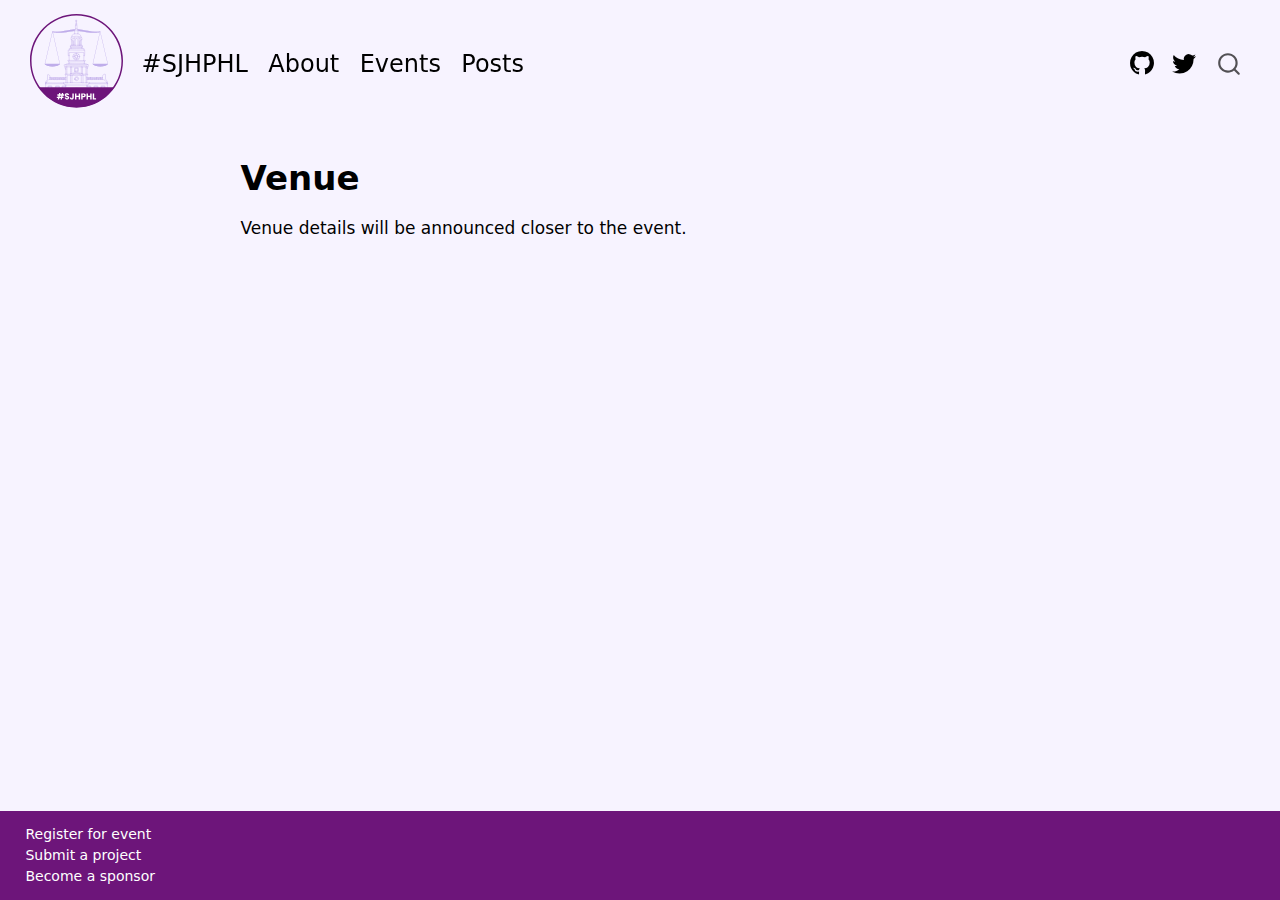
<file: venue.html>
<!DOCTYPE html>
<html xmlns="http://www.w3.org/1999/xhtml" lang="en" xml:lang="en"><head>

<meta charset="utf-8">
<meta name="generator" content="quarto-1.4.537">

<meta name="viewport" content="width=device-width, initial-scale=1.0, user-scalable=yes">


<title>Venue</title>
<style>
code{white-space: pre-wrap;}
span.smallcaps{font-variant: small-caps;}
div.columns{display: flex; gap: min(4vw, 1.5em);}
div.column{flex: auto; overflow-x: auto;}
div.hanging-indent{margin-left: 1.5em; text-indent: -1.5em;}
ul.task-list{list-style: none;}
ul.task-list li input[type="checkbox"] {
  width: 0.8em;
  margin: 0 0.8em 0.2em -1em; /* quarto-specific, see https://github.com/quarto-dev/quarto-cli/issues/4556 */ 
  vertical-align: middle;
}
</style>


<script src="site_libs/quarto-nav/quarto-nav.js"></script>
<script src="site_libs/quarto-nav/headroom.min.js"></script>
<script src="site_libs/clipboard/clipboard.min.js"></script>
<script src="site_libs/quarto-search/autocomplete.umd.js"></script>
<script src="site_libs/quarto-search/fuse.min.js"></script>
<script src="site_libs/quarto-search/quarto-search.js"></script>
<meta name="quarto:offset" content="./">
<script src="site_libs/quarto-html/quarto.js"></script>
<script src="site_libs/quarto-html/popper.min.js"></script>
<script src="site_libs/quarto-html/tippy.umd.min.js"></script>
<script src="site_libs/quarto-html/anchor.min.js"></script>
<link href="site_libs/quarto-html/tippy.css" rel="stylesheet">
<link href="site_libs/quarto-html/quarto-syntax-highlighting.css" rel="stylesheet" id="quarto-text-highlighting-styles">
<script src="site_libs/bootstrap/bootstrap.min.js"></script>
<link href="site_libs/bootstrap/bootstrap-icons.css" rel="stylesheet">
<link href="site_libs/bootstrap/bootstrap.min.css" rel="stylesheet" id="quarto-bootstrap" data-mode="light">
<script id="quarto-search-options" type="application/json">{
  "location": "navbar",
  "copy-button": false,
  "collapse-after": 3,
  "panel-placement": "end",
  "type": "overlay",
  "limit": 50,
  "keyboard-shortcut": [
    "f",
    "/",
    "s"
  ],
  "show-item-context": false,
  "language": {
    "search-no-results-text": "No results",
    "search-matching-documents-text": "matching documents",
    "search-copy-link-title": "Copy link to search",
    "search-hide-matches-text": "Hide additional matches",
    "search-more-match-text": "more match in this document",
    "search-more-matches-text": "more matches in this document",
    "search-clear-button-title": "Clear",
    "search-text-placeholder": "",
    "search-detached-cancel-button-title": "Cancel",
    "search-submit-button-title": "Submit",
    "search-label": "Search"
  }
}</script>


<meta property="og:title" content="Philadelphia Social Justice Hackathon">
<meta property="og:description" content="The Philadelphia Social Justice Hackathon will be held at the Drexel Law School from April 5-7, 2024, to bring students, programmers, and other “civic-minded hackers” together – to work in collaboration with justice advocates, public servants, community legal providers, and members of the community.">
<meta property="og:image" content="/assets/preview.png">
<meta property="og:image:alt" content="A purple banner with the text: Philadelphia's Social Justice Hackathon; Drexel's Kline School of Law; April 5-7">
<meta property="og:image:height" content="500">
<meta property="og:image:width" content="1500">
<meta property="og:locale" content="en_US">
<meta property="og:site_name" content="#SJHPHL">
</head>

<body class="nav-fixed fullcontent">

<div id="quarto-search-results"></div>
  <header id="quarto-header" class="headroom fixed-top">
    <nav class="navbar navbar-expand-lg " data-bs-theme="dark">
      <div class="navbar-container container-fluid">
      <div class="navbar-brand-container mx-auto">
    <a href="./index.html" class="navbar-brand navbar-brand-logo">
    <img src="./assets/logo-large.svg" alt="" class="navbar-logo">
    </a>
  </div>
            <div id="quarto-search" class="" title="Search"></div>
          <button class="navbar-toggler" type="button" data-bs-toggle="collapse" data-bs-target="#navbarCollapse" aria-controls="navbarCollapse" aria-expanded="false" aria-label="Toggle navigation" onclick="if (window.quartoToggleHeadroom) { window.quartoToggleHeadroom(); }">
  <span class="navbar-toggler-icon"></span>
</button>
          <div class="collapse navbar-collapse" id="navbarCollapse">
            <ul class="navbar-nav navbar-nav-scroll me-auto">
  <li class="nav-item">
    <a class="nav-link" href="./index.html"> 
<span class="menu-text">#SJHPHL</span></a>
  </li>  
  <li class="nav-item">
    <a class="nav-link" href="./about.html"> 
<span class="menu-text">About</span></a>
  </li>  
  <li class="nav-item">
    <a class="nav-link" href="./events.html"> 
<span class="menu-text">Events</span></a>
  </li>  
  <li class="nav-item">
    <a class="nav-link" href="./posts/index.html"> 
<span class="menu-text">Posts</span></a>
  </li>  
</ul>
            <ul class="navbar-nav navbar-nav-scroll ms-auto">
  <li class="nav-item compact">
    <a class="nav-link" href="https://github.com/socialjusticehackathon/"> <i class="bi bi-github" role="img">
</i> 
<span class="menu-text"></span></a>
  </li>  
  <li class="nav-item compact">
    <a class="nav-link" href="https://twitter.com/ssjhackathon"> <i class="bi bi-twitter" role="img">
</i> 
<span class="menu-text"></span></a>
  </li>  
</ul>
          </div> <!-- /navcollapse -->
          <div class="quarto-navbar-tools">
</div>
      </div> <!-- /container-fluid -->
    </nav>
</header>
<!-- content -->
<div id="quarto-content" class="quarto-container page-columns page-rows-contents page-layout-article page-navbar">
<!-- sidebar -->
<!-- margin-sidebar -->
    
<!-- main -->
<main class="content" id="quarto-document-content">

<header id="title-block-header" class="quarto-title-block default">
<div class="quarto-title">
<h1 class="title">Venue</h1>
</div>



<div class="quarto-title-meta">

    
  
    
  </div>
  


</header>


<p>Venue details will be announced closer to the event.</p>



</main> <!-- /main -->
<script id="quarto-html-after-body" type="application/javascript">
window.document.addEventListener("DOMContentLoaded", function (event) {
  const toggleBodyColorMode = (bsSheetEl) => {
    const mode = bsSheetEl.getAttribute("data-mode");
    const bodyEl = window.document.querySelector("body");
    if (mode === "dark") {
      bodyEl.classList.add("quarto-dark");
      bodyEl.classList.remove("quarto-light");
    } else {
      bodyEl.classList.add("quarto-light");
      bodyEl.classList.remove("quarto-dark");
    }
  }
  const toggleBodyColorPrimary = () => {
    const bsSheetEl = window.document.querySelector("link#quarto-bootstrap");
    if (bsSheetEl) {
      toggleBodyColorMode(bsSheetEl);
    }
  }
  toggleBodyColorPrimary();  
  const icon = "";
  const anchorJS = new window.AnchorJS();
  anchorJS.options = {
    placement: 'right',
    icon: icon
  };
  anchorJS.add('.anchored');
  const isCodeAnnotation = (el) => {
    for (const clz of el.classList) {
      if (clz.startsWith('code-annotation-')) {                     
        return true;
      }
    }
    return false;
  }
  const clipboard = new window.ClipboardJS('.code-copy-button', {
    text: function(trigger) {
      const codeEl = trigger.previousElementSibling.cloneNode(true);
      for (const childEl of codeEl.children) {
        if (isCodeAnnotation(childEl)) {
          childEl.remove();
        }
      }
      return codeEl.innerText;
    }
  });
  clipboard.on('success', function(e) {
    // button target
    const button = e.trigger;
    // don't keep focus
    button.blur();
    // flash "checked"
    button.classList.add('code-copy-button-checked');
    var currentTitle = button.getAttribute("title");
    button.setAttribute("title", "Copied!");
    let tooltip;
    if (window.bootstrap) {
      button.setAttribute("data-bs-toggle", "tooltip");
      button.setAttribute("data-bs-placement", "left");
      button.setAttribute("data-bs-title", "Copied!");
      tooltip = new bootstrap.Tooltip(button, 
        { trigger: "manual", 
          customClass: "code-copy-button-tooltip",
          offset: [0, -8]});
      tooltip.show();    
    }
    setTimeout(function() {
      if (tooltip) {
        tooltip.hide();
        button.removeAttribute("data-bs-title");
        button.removeAttribute("data-bs-toggle");
        button.removeAttribute("data-bs-placement");
      }
      button.setAttribute("title", currentTitle);
      button.classList.remove('code-copy-button-checked');
    }, 1000);
    // clear code selection
    e.clearSelection();
  });
  function tippyHover(el, contentFn, onTriggerFn, onUntriggerFn) {
    const config = {
      allowHTML: true,
      maxWidth: 500,
      delay: 100,
      arrow: false,
      appendTo: function(el) {
          return el.parentElement;
      },
      interactive: true,
      interactiveBorder: 10,
      theme: 'quarto',
      placement: 'bottom-start',
    };
    if (contentFn) {
      config.content = contentFn;
    }
    if (onTriggerFn) {
      config.onTrigger = onTriggerFn;
    }
    if (onUntriggerFn) {
      config.onUntrigger = onUntriggerFn;
    }
    window.tippy(el, config); 
  }
  const noterefs = window.document.querySelectorAll('a[role="doc-noteref"]');
  for (var i=0; i<noterefs.length; i++) {
    const ref = noterefs[i];
    tippyHover(ref, function() {
      // use id or data attribute instead here
      let href = ref.getAttribute('data-footnote-href') || ref.getAttribute('href');
      try { href = new URL(href).hash; } catch {}
      const id = href.replace(/^#\/?/, "");
      const note = window.document.getElementById(id);
      return note.innerHTML;
    });
  }
  const xrefs = window.document.querySelectorAll('a.quarto-xref');
  const processXRef = (id, note) => {
    // Strip column container classes
    const stripColumnClz = (el) => {
      el.classList.remove("page-full", "page-columns");
      if (el.children) {
        for (const child of el.children) {
          stripColumnClz(child);
        }
      }
    }
    stripColumnClz(note)
    if (id === null || id.startsWith('sec-')) {
      // Special case sections, only their first couple elements
      const container = document.createElement("div");
      if (note.children && note.children.length > 2) {
        container.appendChild(note.children[0].cloneNode(true));
        for (let i = 1; i < note.children.length; i++) {
          const child = note.children[i];
          if (child.tagName === "P" && child.innerText === "") {
            continue;
          } else {
            container.appendChild(child.cloneNode(true));
            break;
          }
        }
        if (window.Quarto?.typesetMath) {
          window.Quarto.typesetMath(container);
        }
        return container.innerHTML
      } else {
        if (window.Quarto?.typesetMath) {
          window.Quarto.typesetMath(note);
        }
        return note.innerHTML;
      }
    } else {
      // Remove any anchor links if they are present
      const anchorLink = note.querySelector('a.anchorjs-link');
      if (anchorLink) {
        anchorLink.remove();
      }
      if (window.Quarto?.typesetMath) {
        window.Quarto.typesetMath(note);
      }
      return note.innerHTML;
    }
  }
  for (var i=0; i<xrefs.length; i++) {
    const xref = xrefs[i];
    tippyHover(xref, undefined, function(instance) {
      instance.disable();
      let url = xref.getAttribute('href');
      let hash = undefined; 
      if (url.startsWith('#')) {
        hash = url;
      } else {
        try { hash = new URL(url).hash; } catch {}
      }
      if (hash) {
        const id = hash.replace(/^#\/?/, "");
        const note = window.document.getElementById(id);
        if (note !== null) {
          try {
            const html = processXRef(id, note.cloneNode(true));
            instance.setContent(html);
          } finally {
            instance.enable();
            instance.show();
          }
        } else {
          // See if we can fetch this
          fetch(url.split('#')[0])
          .then(res => res.text())
          .then(html => {
            const parser = new DOMParser();
            const htmlDoc = parser.parseFromString(html, "text/html");
            const note = htmlDoc.getElementById(id);
            if (note !== null) {
              const html = processXRef(id, note);
              instance.setContent(html);
            } 
          }).finally(() => {
            instance.enable();
            instance.show();
          });
        }
      } else {
        // See if we can fetch a full url (with no hash to target)
        // This is a special case and we should probably do some content thinning / targeting
        fetch(url)
        .then(res => res.text())
        .then(html => {
          const parser = new DOMParser();
          const htmlDoc = parser.parseFromString(html, "text/html");
          const note = htmlDoc.querySelector('main.content');
          if (note !== null) {
            // This should only happen for chapter cross references
            // (since there is no id in the URL)
            // remove the first header
            if (note.children.length > 0 && note.children[0].tagName === "HEADER") {
              note.children[0].remove();
            }
            const html = processXRef(null, note);
            instance.setContent(html);
          } 
        }).finally(() => {
          instance.enable();
          instance.show();
        });
      }
    }, function(instance) {
    });
  }
      let selectedAnnoteEl;
      const selectorForAnnotation = ( cell, annotation) => {
        let cellAttr = 'data-code-cell="' + cell + '"';
        let lineAttr = 'data-code-annotation="' +  annotation + '"';
        const selector = 'span[' + cellAttr + '][' + lineAttr + ']';
        return selector;
      }
      const selectCodeLines = (annoteEl) => {
        const doc = window.document;
        const targetCell = annoteEl.getAttribute("data-target-cell");
        const targetAnnotation = annoteEl.getAttribute("data-target-annotation");
        const annoteSpan = window.document.querySelector(selectorForAnnotation(targetCell, targetAnnotation));
        const lines = annoteSpan.getAttribute("data-code-lines").split(",");
        const lineIds = lines.map((line) => {
          return targetCell + "-" + line;
        })
        let top = null;
        let height = null;
        let parent = null;
        if (lineIds.length > 0) {
            //compute the position of the single el (top and bottom and make a div)
            const el = window.document.getElementById(lineIds[0]);
            top = el.offsetTop;
            height = el.offsetHeight;
            parent = el.parentElement.parentElement;
          if (lineIds.length > 1) {
            const lastEl = window.document.getElementById(lineIds[lineIds.length - 1]);
            const bottom = lastEl.offsetTop + lastEl.offsetHeight;
            height = bottom - top;
          }
          if (top !== null && height !== null && parent !== null) {
            // cook up a div (if necessary) and position it 
            let div = window.document.getElementById("code-annotation-line-highlight");
            if (div === null) {
              div = window.document.createElement("div");
              div.setAttribute("id", "code-annotation-line-highlight");
              div.style.position = 'absolute';
              parent.appendChild(div);
            }
            div.style.top = top - 2 + "px";
            div.style.height = height + 4 + "px";
            div.style.left = 0;
            let gutterDiv = window.document.getElementById("code-annotation-line-highlight-gutter");
            if (gutterDiv === null) {
              gutterDiv = window.document.createElement("div");
              gutterDiv.setAttribute("id", "code-annotation-line-highlight-gutter");
              gutterDiv.style.position = 'absolute';
              const codeCell = window.document.getElementById(targetCell);
              const gutter = codeCell.querySelector('.code-annotation-gutter');
              gutter.appendChild(gutterDiv);
            }
            gutterDiv.style.top = top - 2 + "px";
            gutterDiv.style.height = height + 4 + "px";
          }
          selectedAnnoteEl = annoteEl;
        }
      };
      const unselectCodeLines = () => {
        const elementsIds = ["code-annotation-line-highlight", "code-annotation-line-highlight-gutter"];
        elementsIds.forEach((elId) => {
          const div = window.document.getElementById(elId);
          if (div) {
            div.remove();
          }
        });
        selectedAnnoteEl = undefined;
      };
        // Handle positioning of the toggle
    window.addEventListener(
      "resize",
      throttle(() => {
        elRect = undefined;
        if (selectedAnnoteEl) {
          selectCodeLines(selectedAnnoteEl);
        }
      }, 10)
    );
    function throttle(fn, ms) {
    let throttle = false;
    let timer;
      return (...args) => {
        if(!throttle) { // first call gets through
            fn.apply(this, args);
            throttle = true;
        } else { // all the others get throttled
            if(timer) clearTimeout(timer); // cancel #2
            timer = setTimeout(() => {
              fn.apply(this, args);
              timer = throttle = false;
            }, ms);
        }
      };
    }
      // Attach click handler to the DT
      const annoteDls = window.document.querySelectorAll('dt[data-target-cell]');
      for (const annoteDlNode of annoteDls) {
        annoteDlNode.addEventListener('click', (event) => {
          const clickedEl = event.target;
          if (clickedEl !== selectedAnnoteEl) {
            unselectCodeLines();
            const activeEl = window.document.querySelector('dt[data-target-cell].code-annotation-active');
            if (activeEl) {
              activeEl.classList.remove('code-annotation-active');
            }
            selectCodeLines(clickedEl);
            clickedEl.classList.add('code-annotation-active');
          } else {
            // Unselect the line
            unselectCodeLines();
            clickedEl.classList.remove('code-annotation-active');
          }
        });
      }
  const findCites = (el) => {
    const parentEl = el.parentElement;
    if (parentEl) {
      const cites = parentEl.dataset.cites;
      if (cites) {
        return {
          el,
          cites: cites.split(' ')
        };
      } else {
        return findCites(el.parentElement)
      }
    } else {
      return undefined;
    }
  };
  var bibliorefs = window.document.querySelectorAll('a[role="doc-biblioref"]');
  for (var i=0; i<bibliorefs.length; i++) {
    const ref = bibliorefs[i];
    const citeInfo = findCites(ref);
    if (citeInfo) {
      tippyHover(citeInfo.el, function() {
        var popup = window.document.createElement('div');
        citeInfo.cites.forEach(function(cite) {
          var citeDiv = window.document.createElement('div');
          citeDiv.classList.add('hanging-indent');
          citeDiv.classList.add('csl-entry');
          var biblioDiv = window.document.getElementById('ref-' + cite);
          if (biblioDiv) {
            citeDiv.innerHTML = biblioDiv.innerHTML;
          }
          popup.appendChild(citeDiv);
        });
        return popup.innerHTML;
      });
    }
  }
});
</script>
</div> <!-- /content -->
<footer class="footer">
  <div class="nav-footer">
    <div class="nav-footer-left">
      <ul class="footer-items list-unstyled">
    <li class="nav-item">
    <a class="nav-link" href="https://www.eventbrite.com/e/philadelphias-social-justice-hackathon-tickets-829209476867">
<p>Register for event</p>
</a>
  </li>  
    <li class="nav-item">
    <a class="nav-link" href="http://tinyurl.com/sjhphlchallenge">
<p>Submit a project</p>
</a>
  </li>  
    <li class="nav-item">
    <a class="nav-link" href="mailto:info@socialjusticehackathon.com">
<p>Become a sponsor</p>
</a>
  </li>  
</ul>
    </div>   
    <div class="nav-footer-center">
      &nbsp;
    </div>
    <div class="nav-footer-right">
      &nbsp;
    </div>
  </div>
</footer>




</body></html>
</file>
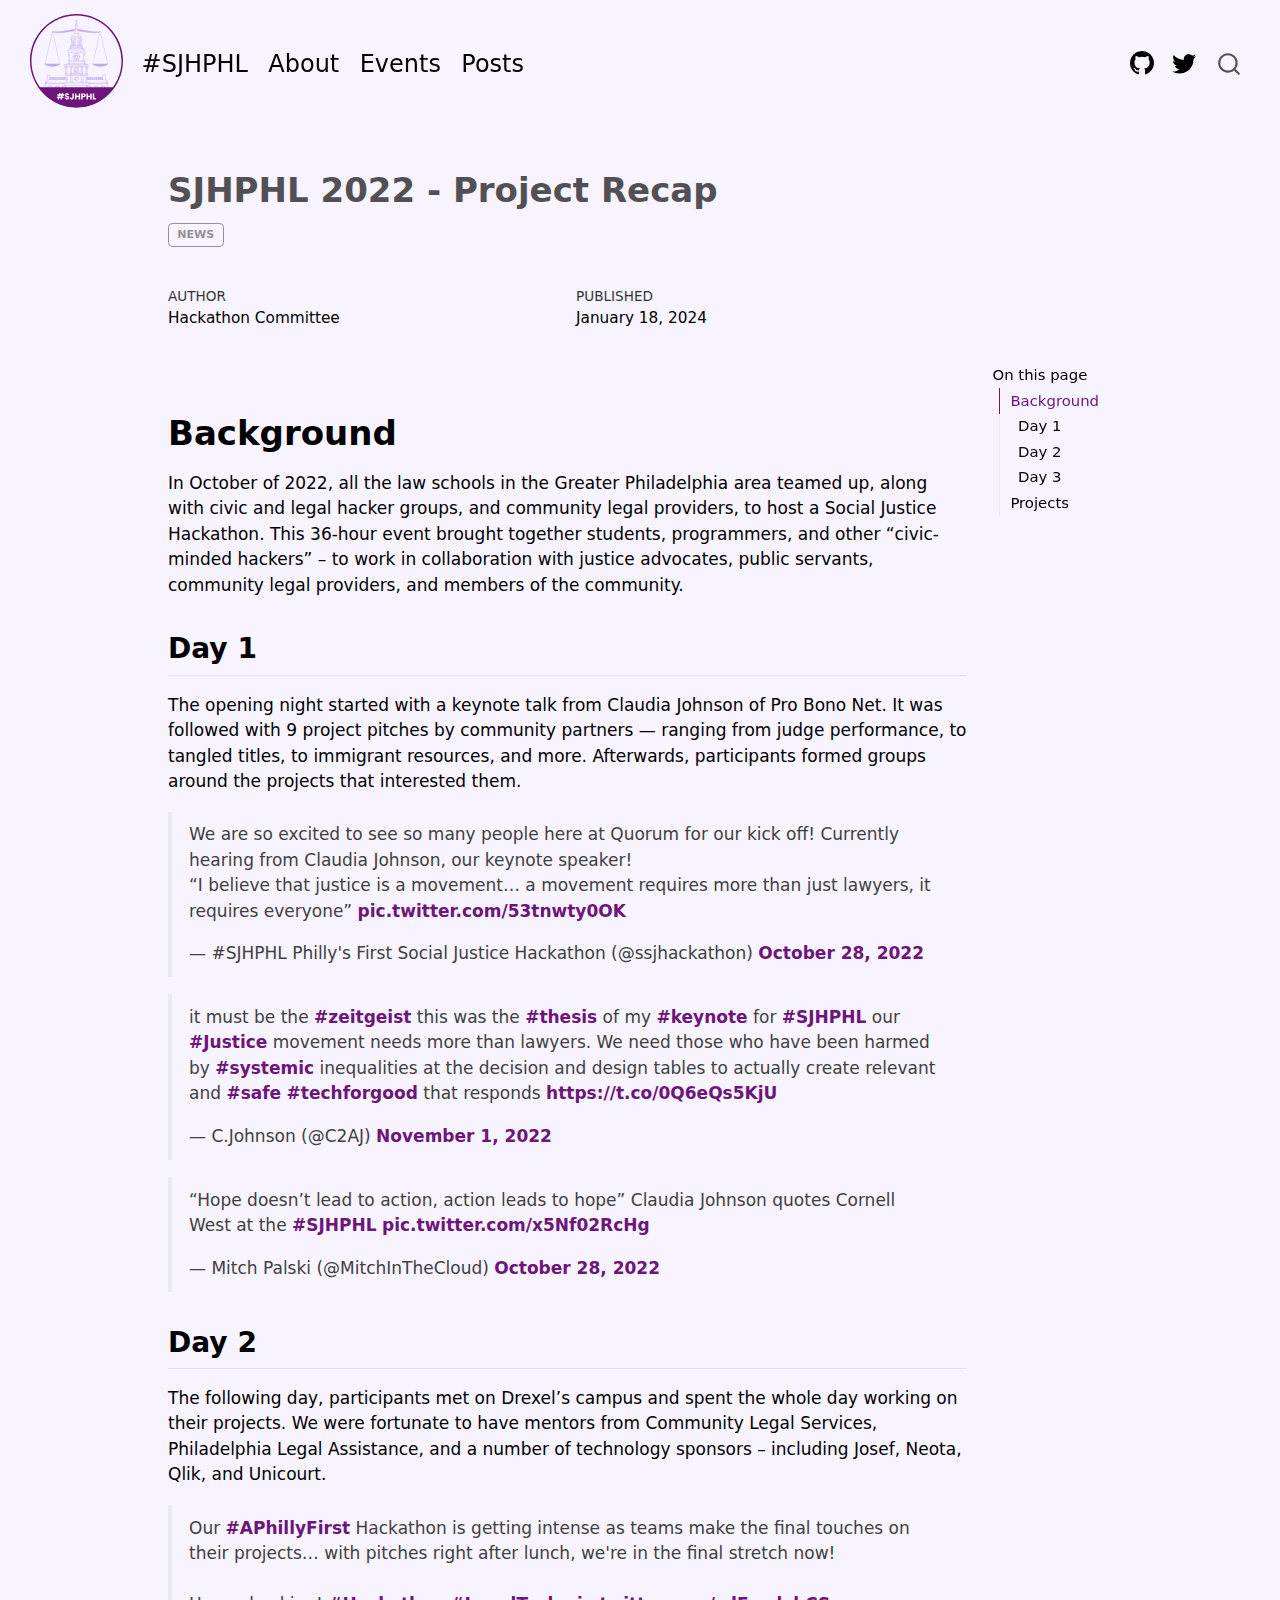
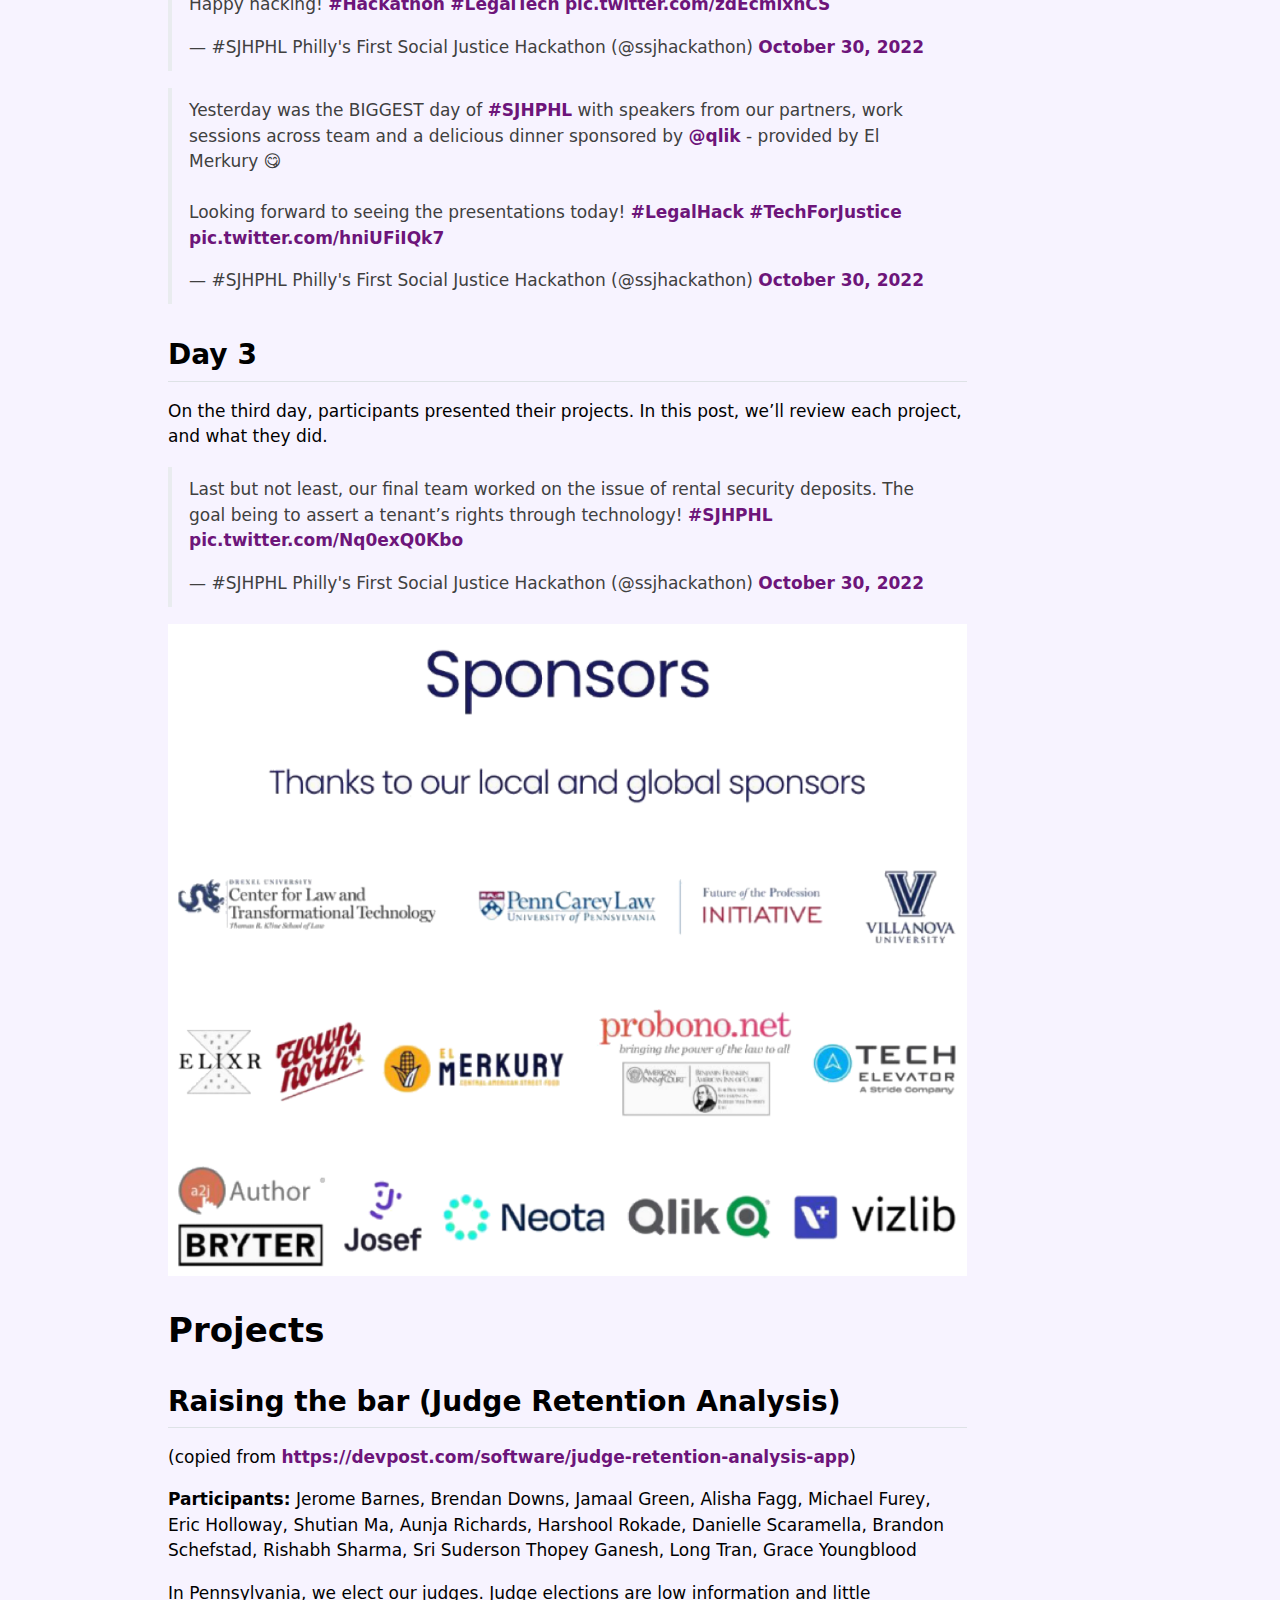
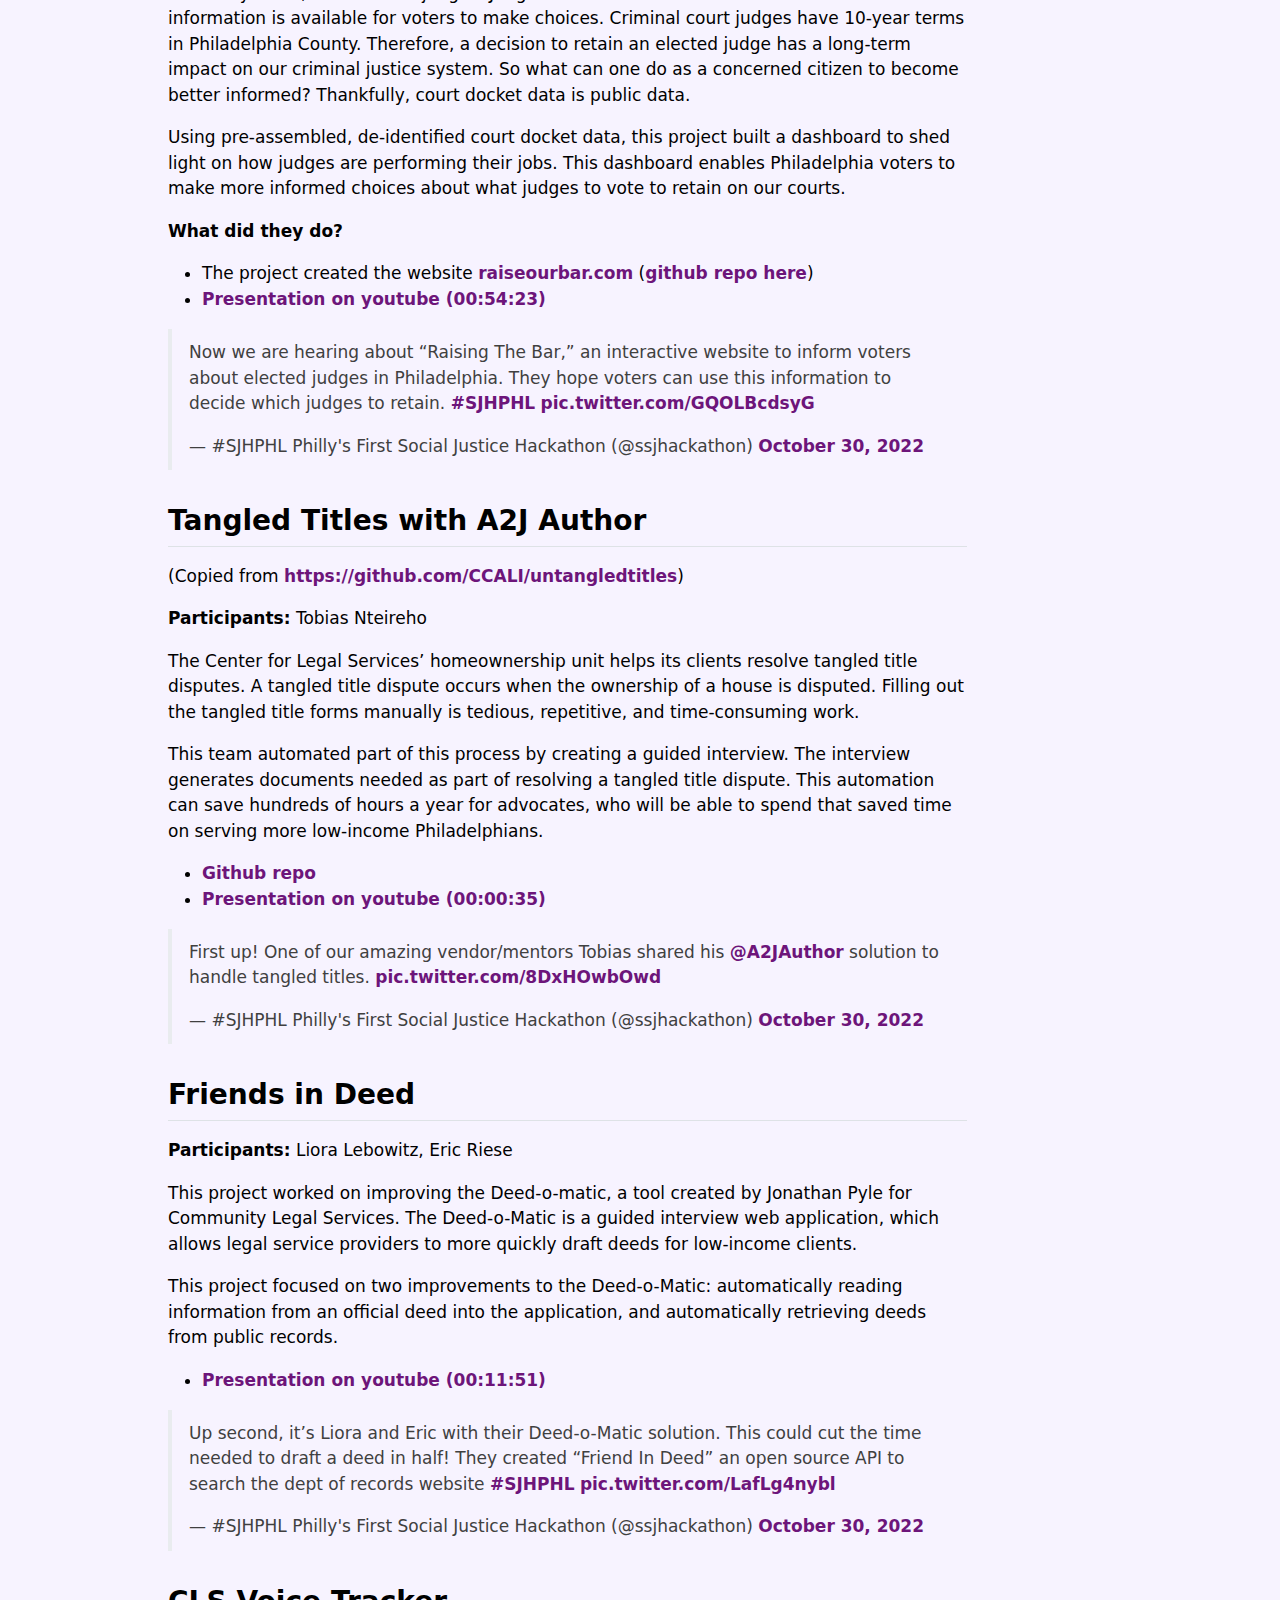
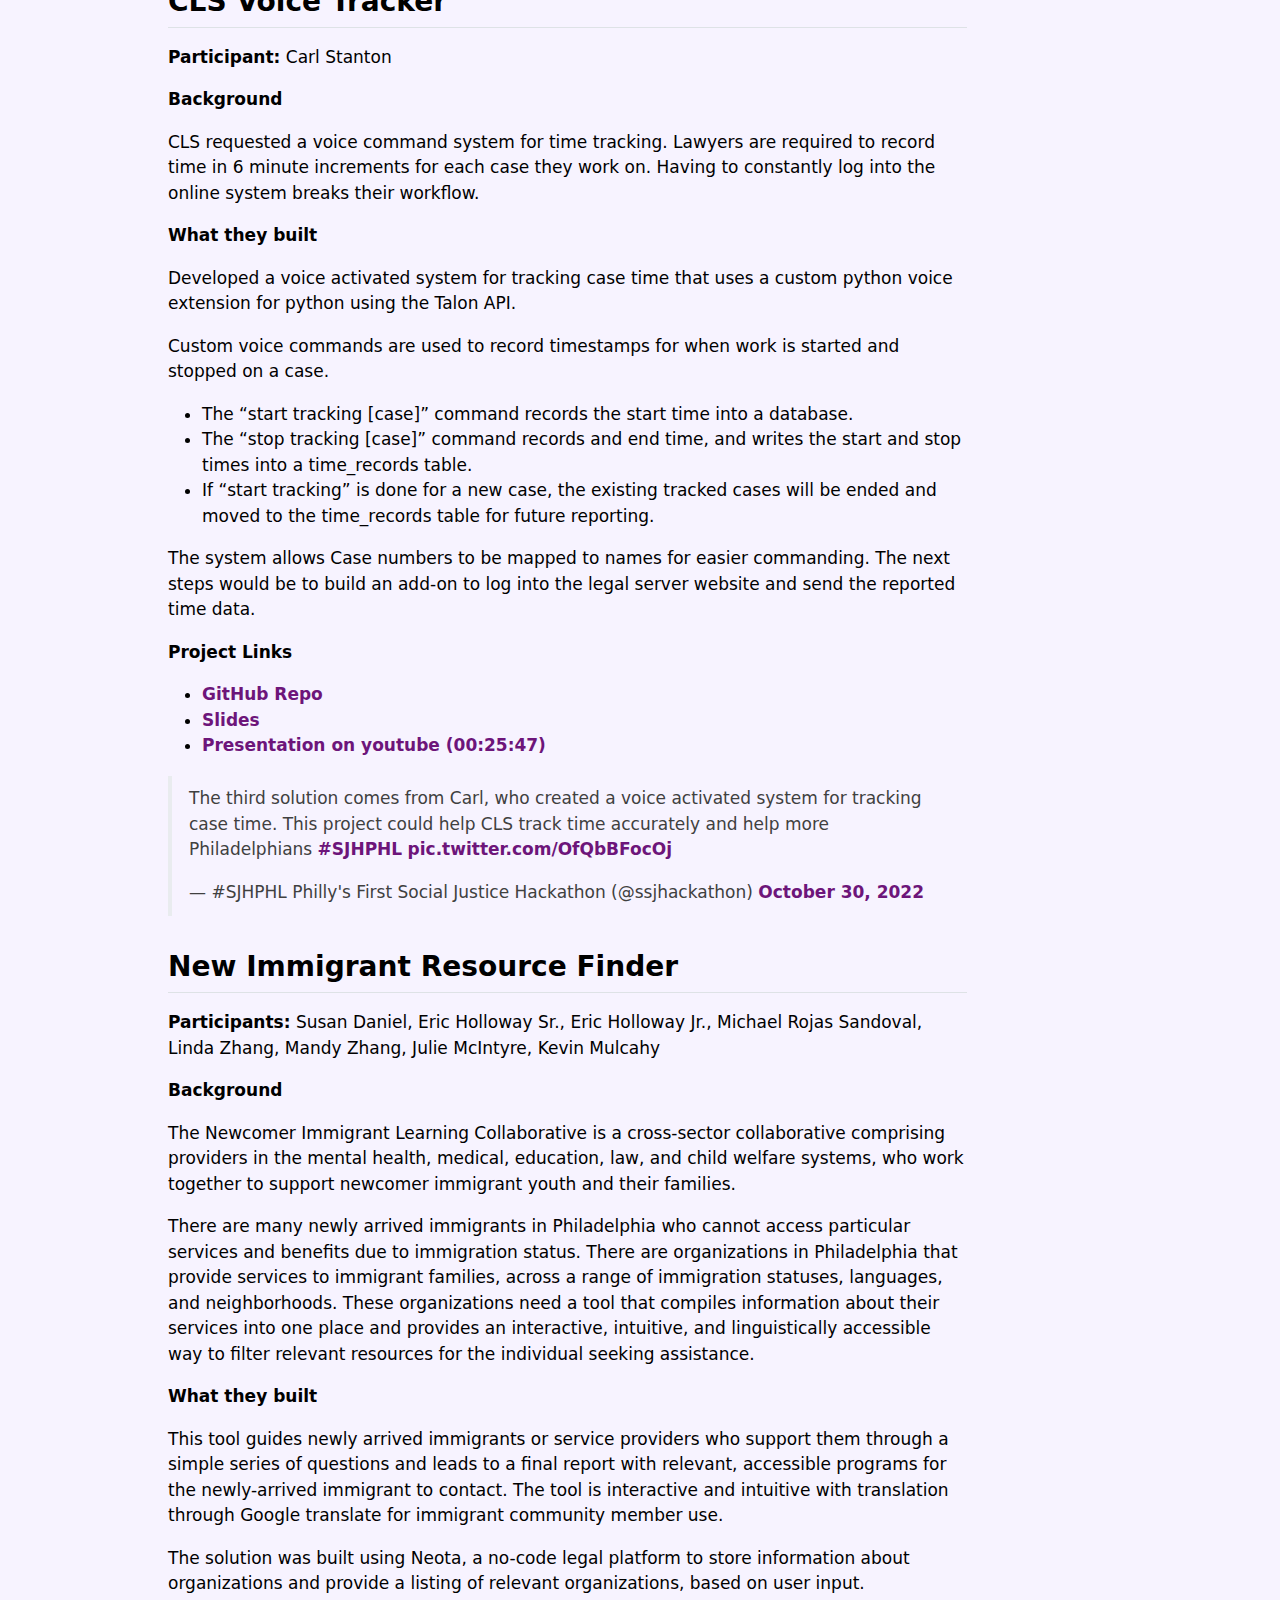
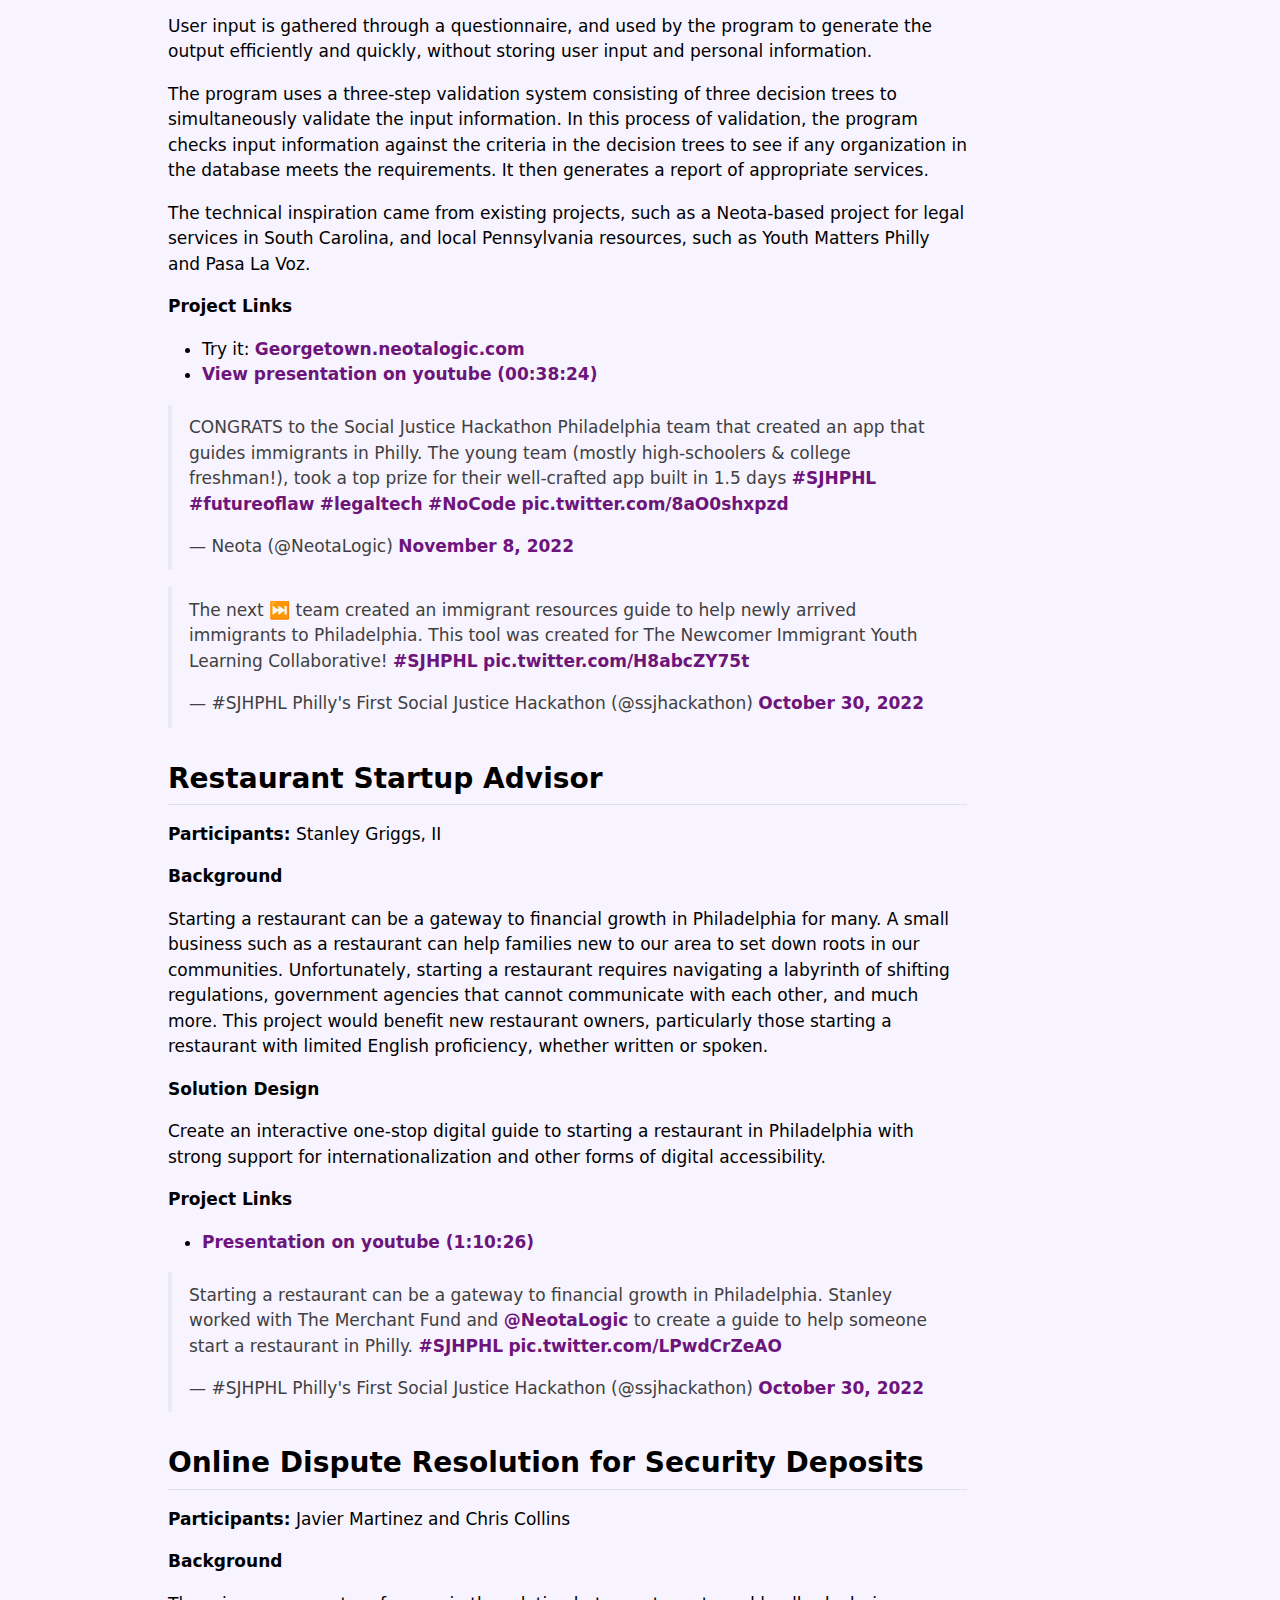
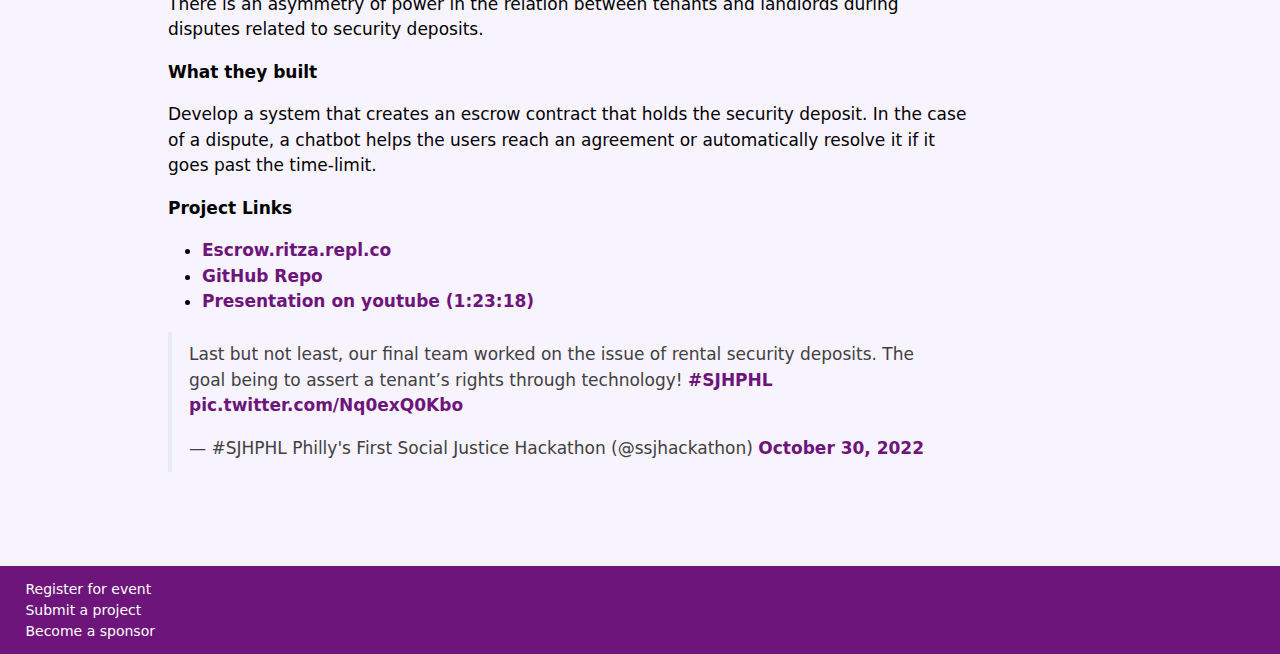
<file: posts/2024-01-18-recap-of-2022.html>
<!DOCTYPE html>
<html xmlns="http://www.w3.org/1999/xhtml" lang="en" xml:lang="en"><head>

<meta charset="utf-8">
<meta name="generator" content="quarto-1.4.537">

<meta name="viewport" content="width=device-width, initial-scale=1.0, user-scalable=yes">

<meta name="author" content="Hackathon Committee">
<meta name="dcterms.date" content="2024-01-18">

<title>SJHPHL 2022 - Project Recap</title>
<style>
code{white-space: pre-wrap;}
span.smallcaps{font-variant: small-caps;}
div.columns{display: flex; gap: min(4vw, 1.5em);}
div.column{flex: auto; overflow-x: auto;}
div.hanging-indent{margin-left: 1.5em; text-indent: -1.5em;}
ul.task-list{list-style: none;}
ul.task-list li input[type="checkbox"] {
  width: 0.8em;
  margin: 0 0.8em 0.2em -1em; /* quarto-specific, see https://github.com/quarto-dev/quarto-cli/issues/4556 */ 
  vertical-align: middle;
}
</style>


<script src="../site_libs/quarto-nav/quarto-nav.js"></script>
<script src="../site_libs/quarto-nav/headroom.min.js"></script>
<script src="../site_libs/clipboard/clipboard.min.js"></script>
<script src="../site_libs/quarto-search/autocomplete.umd.js"></script>
<script src="../site_libs/quarto-search/fuse.min.js"></script>
<script src="../site_libs/quarto-search/quarto-search.js"></script>
<meta name="quarto:offset" content="../">
<script src="../site_libs/quarto-html/quarto.js"></script>
<script src="../site_libs/quarto-html/popper.min.js"></script>
<script src="../site_libs/quarto-html/tippy.umd.min.js"></script>
<script src="../site_libs/quarto-html/anchor.min.js"></script>
<link href="../site_libs/quarto-html/tippy.css" rel="stylesheet">
<link href="../site_libs/quarto-html/quarto-syntax-highlighting.css" rel="stylesheet" id="quarto-text-highlighting-styles">
<script src="../site_libs/bootstrap/bootstrap.min.js"></script>
<link href="../site_libs/bootstrap/bootstrap-icons.css" rel="stylesheet">
<link href="../site_libs/bootstrap/bootstrap.min.css" rel="stylesheet" id="quarto-bootstrap" data-mode="light">
<script id="quarto-search-options" type="application/json">{
  "location": "navbar",
  "copy-button": false,
  "collapse-after": 3,
  "panel-placement": "end",
  "type": "overlay",
  "limit": 50,
  "keyboard-shortcut": [
    "f",
    "/",
    "s"
  ],
  "show-item-context": false,
  "language": {
    "search-no-results-text": "No results",
    "search-matching-documents-text": "matching documents",
    "search-copy-link-title": "Copy link to search",
    "search-hide-matches-text": "Hide additional matches",
    "search-more-match-text": "more match in this document",
    "search-more-matches-text": "more matches in this document",
    "search-clear-button-title": "Clear",
    "search-text-placeholder": "",
    "search-detached-cancel-button-title": "Cancel",
    "search-submit-button-title": "Submit",
    "search-label": "Search"
  }
}</script>


<meta property="og:title" content="Philadelphia Social Justice Hackathon">
<meta property="og:description" content="The Philadelphia Social Justice Hackathon will be held at the Drexel Law School from April 5-7, 2024, to bring students, programmers, and other “civic-minded hackers” together – to work in collaboration with justice advocates, public servants, community legal providers, and members of the community.">
<meta property="og:image" content="/assets/preview.png">
<meta property="og:image:alt" content="A purple banner with the text: Philadelphia's Social Justice Hackathon; Drexel's Kline School of Law; April 5-7">
<meta property="og:image:height" content="500">
<meta property="og:image:width" content="1500">
<meta property="og:locale" content="en_US">
<meta property="og:site_name" content="#SJHPHL">
</head>

<body class="nav-fixed">

<div id="quarto-search-results"></div>
  <header id="quarto-header" class="headroom fixed-top quarto-banner">
    <nav class="navbar navbar-expand-lg " data-bs-theme="dark">
      <div class="navbar-container container-fluid">
      <div class="navbar-brand-container mx-auto">
    <a href="../index.html" class="navbar-brand navbar-brand-logo">
    <img src="../assets/logo-large.svg" alt="" class="navbar-logo">
    </a>
  </div>
            <div id="quarto-search" class="" title="Search"></div>
          <button class="navbar-toggler" type="button" data-bs-toggle="collapse" data-bs-target="#navbarCollapse" aria-controls="navbarCollapse" aria-expanded="false" aria-label="Toggle navigation" onclick="if (window.quartoToggleHeadroom) { window.quartoToggleHeadroom(); }">
  <span class="navbar-toggler-icon"></span>
</button>
          <div class="collapse navbar-collapse" id="navbarCollapse">
            <ul class="navbar-nav navbar-nav-scroll me-auto">
  <li class="nav-item">
    <a class="nav-link" href="../index.html"> 
<span class="menu-text">#SJHPHL</span></a>
  </li>  
  <li class="nav-item">
    <a class="nav-link" href="../about.html"> 
<span class="menu-text">About</span></a>
  </li>  
  <li class="nav-item">
    <a class="nav-link" href="../events.html"> 
<span class="menu-text">Events</span></a>
  </li>  
  <li class="nav-item">
    <a class="nav-link" href="../posts/index.html"> 
<span class="menu-text">Posts</span></a>
  </li>  
</ul>
            <ul class="navbar-nav navbar-nav-scroll ms-auto">
  <li class="nav-item compact">
    <a class="nav-link" href="https://github.com/socialjusticehackathon/"> <i class="bi bi-github" role="img">
</i> 
<span class="menu-text"></span></a>
  </li>  
  <li class="nav-item compact">
    <a class="nav-link" href="https://twitter.com/ssjhackathon"> <i class="bi bi-twitter" role="img">
</i> 
<span class="menu-text"></span></a>
  </li>  
</ul>
          </div> <!-- /navcollapse -->
          <div class="quarto-navbar-tools">
</div>
      </div> <!-- /container-fluid -->
    </nav>
</header>
<!-- content -->
<header id="title-block-header" class="quarto-title-block default page-columns page-full">
  <div class="quarto-title-banner page-columns page-full">
    <div class="quarto-title column-body">
      <h1 class="title">SJHPHL 2022 - Project Recap</h1>
                                <div class="quarto-categories">
                <div class="quarto-category">news</div>
              </div>
                  </div>
  </div>
    
  
  <div class="quarto-title-meta">

      <div>
      <div class="quarto-title-meta-heading">Author</div>
      <div class="quarto-title-meta-contents">
               <p>Hackathon Committee </p>
            </div>
    </div>
      
      <div>
      <div class="quarto-title-meta-heading">Published</div>
      <div class="quarto-title-meta-contents">
        <p class="date">January 18, 2024</p>
      </div>
    </div>
    
      
    </div>
    
  
  </header><div id="quarto-content" class="quarto-container page-columns page-rows-contents page-layout-article page-navbar">
<!-- sidebar -->
<!-- margin-sidebar -->
    <div id="quarto-margin-sidebar" class="sidebar margin-sidebar">
        <nav id="TOC" role="doc-toc" class="toc-active">
    <h2 id="toc-title">On this page</h2>
   
  <ul>
  <li><a href="#background" id="toc-background" class="nav-link active" data-scroll-target="#background">Background</a>
  <ul class="collapse">
  <li><a href="#day-1" id="toc-day-1" class="nav-link" data-scroll-target="#day-1">Day 1</a></li>
  <li><a href="#day-2" id="toc-day-2" class="nav-link" data-scroll-target="#day-2">Day 2</a></li>
  <li><a href="#day-3" id="toc-day-3" class="nav-link" data-scroll-target="#day-3">Day 3</a></li>
  </ul></li>
  <li><a href="#projects" id="toc-projects" class="nav-link" data-scroll-target="#projects">Projects</a>
  <ul class="collapse">
  <li><a href="#raising-the-bar-judge-retention-analysis" id="toc-raising-the-bar-judge-retention-analysis" class="nav-link" data-scroll-target="#raising-the-bar-judge-retention-analysis">Raising the bar (Judge Retention Analysis)</a></li>
  <li><a href="#tangled-titles-with-a2j-author" id="toc-tangled-titles-with-a2j-author" class="nav-link" data-scroll-target="#tangled-titles-with-a2j-author">Tangled Titles with A2J Author</a></li>
  <li><a href="#friends-in-deed" id="toc-friends-in-deed" class="nav-link" data-scroll-target="#friends-in-deed">Friends in Deed</a></li>
  <li><a href="#cls-voice-tracker" id="toc-cls-voice-tracker" class="nav-link" data-scroll-target="#cls-voice-tracker">CLS Voice Tracker</a></li>
  <li><a href="#new-immigrant-resource-finder" id="toc-new-immigrant-resource-finder" class="nav-link" data-scroll-target="#new-immigrant-resource-finder">New Immigrant Resource Finder</a></li>
  <li><a href="#restaurant-startup-advisor" id="toc-restaurant-startup-advisor" class="nav-link" data-scroll-target="#restaurant-startup-advisor">Restaurant Startup Advisor</a></li>
  <li><a href="#online-dispute-resolution-for-security-deposits" id="toc-online-dispute-resolution-for-security-deposits" class="nav-link" data-scroll-target="#online-dispute-resolution-for-security-deposits">Online Dispute Resolution for Security Deposits</a></li>
  </ul></li>
  </ul>
</nav>
    </div>
<!-- main -->
<main class="content quarto-banner-title-block" id="quarto-document-content">





<script async="" src="https://platform.twitter.com/widgets.js" charset="utf-8"></script>
<section id="background" class="level1">
<h1>Background</h1>
<p>In October of 2022, all the law schools in the Greater Philadelphia area teamed up, along with civic and legal hacker groups, and community legal providers, to host a Social Justice Hackathon. This 36-hour event brought together students, programmers, and other “civic-minded hackers” – to work in collaboration with justice advocates, public servants, community legal providers, and members of the community.</p>
<section id="day-1" class="level2">
<h2 class="anchored" data-anchor-id="day-1">Day 1</h2>
<p>The opening night started with a keynote talk from Claudia Johnson of Pro Bono Net. It was followed with 9 project pitches by community partners — ranging from judge performance, to tangled titles, to immigrant resources, and more. Afterwards, participants formed groups around the projects that interested them.</p>
<blockquote class="twitter-tweet blockquote">
<p lang="en" dir="ltr">
We are so excited to see so many people here at Quorum for our kick off! Currently hearing from Claudia Johnson, our keynote speaker!<br>“I believe that justice is a movement… a movement requires more than just lawyers, it requires everyone” <a href="https://t.co/53tnwty0OK">pic.twitter.com/53tnwty0OK</a>
</p>
— #SJHPHL Philly's First Social Justice Hackathon (<span class="citation" data-cites="ssjhackathon">@ssjhackathon</span>) <a href="https://twitter.com/ssjhackathon/status/1586130524006924288?ref_src=twsrc%5Etfw">October 28, 2022</a>
</blockquote>
<blockquote class="twitter-tweet blockquote">
<p lang="en" dir="ltr">
it must be the <a href="https://twitter.com/hashtag/zeitgeist?src=hash&amp;ref_src=twsrc%5Etfw">#zeitgeist</a> this was the <a href="https://twitter.com/hashtag/thesis?src=hash&amp;ref_src=twsrc%5Etfw">#thesis</a> of my <a href="https://twitter.com/hashtag/keynote?src=hash&amp;ref_src=twsrc%5Etfw">#keynote</a> for <a href="https://twitter.com/hashtag/SJHPHL?src=hash&amp;ref_src=twsrc%5Etfw">#SJHPHL</a> our <a href="https://twitter.com/hashtag/Justice?src=hash&amp;ref_src=twsrc%5Etfw">#Justice</a> movement needs more than lawyers. We need those who have been harmed by <a href="https://twitter.com/hashtag/systemic?src=hash&amp;ref_src=twsrc%5Etfw">#systemic</a> inequalities at the decision and design tables to actually create relevant and <a href="https://twitter.com/hashtag/safe?src=hash&amp;ref_src=twsrc%5Etfw">#safe</a> <a href="https://twitter.com/hashtag/techforgood?src=hash&amp;ref_src=twsrc%5Etfw">#techforgood</a> that responds <a href="https://t.co/0Q6eQs5KjU">https://t.co/0Q6eQs5KjU</a>
</p>
— C.Johnson (<span class="citation" data-cites="C2AJ">@C2AJ</span>) <a href="https://twitter.com/C2AJ/status/1587452841421164558?ref_src=twsrc%5Etfw">November 1, 2022</a>
</blockquote>
<blockquote class="twitter-tweet blockquote">
<p lang="en" dir="ltr">
“Hope doesn’t lead to action, action leads to hope” Claudia Johnson quotes Cornell West at the <a href="https://twitter.com/hashtag/SJHPHL?src=hash&amp;ref_src=twsrc%5Etfw">#SJHPHL</a> <a href="https://t.co/x5Nf02RcHg">pic.twitter.com/x5Nf02RcHg</a>
</p>
— Mitch Palski (<span class="citation" data-cites="MitchInTheCloud">@MitchInTheCloud</span>) <a href="https://twitter.com/MitchInTheCloud/status/1586132733671411712?ref_src=twsrc%5Etfw">October 28, 2022</a>
</blockquote>
</section>
<section id="day-2" class="level2">
<h2 class="anchored" data-anchor-id="day-2">Day 2</h2>
<p>The following day, participants met on Drexel’s campus and spent the whole day working on their projects. We were fortunate to have mentors from Community Legal Services, Philadelphia Legal Assistance, and a number of technology sponsors – including Josef, Neota, Qlik, and Unicourt.</p>
<blockquote class="twitter-tweet blockquote">
<p lang="en" dir="ltr">
Our <a href="https://twitter.com/hashtag/APhillyFirst?src=hash&amp;ref_src=twsrc%5Etfw">#APhillyFirst</a> Hackathon is getting intense as teams make the final touches on their projects… with pitches right after lunch, we're in the final stretch now!<br><br>Happy hacking! <a href="https://twitter.com/hashtag/Hackathon?src=hash&amp;ref_src=twsrc%5Etfw">#Hackathon</a> <a href="https://twitter.com/hashtag/LegalTech?src=hash&amp;ref_src=twsrc%5Etfw">#LegalTech</a> <a href="https://t.co/zdEcmlxhCS">pic.twitter.com/zdEcmlxhCS</a>
</p>
— #SJHPHL Philly's First Social Justice Hackathon (<span class="citation" data-cites="ssjhackathon">@ssjhackathon</span>) <a href="https://twitter.com/ssjhackathon/status/1586746004275171330?ref_src=twsrc%5Etfw">October 30, 2022</a>
</blockquote>
<blockquote class="twitter-tweet blockquote">
<p lang="en" dir="ltr">
Yesterday was the BIGGEST day of <a href="https://twitter.com/hashtag/SJHPHL?src=hash&amp;ref_src=twsrc%5Etfw">#SJHPHL</a> with speakers from our partners, work sessions across team and a delicious dinner sponsored by <a href="https://twitter.com/qlik?ref_src=twsrc%5Etfw"><span class="citation" data-cites="qlik">@qlik</span></a> - provided by El Merkury 😋 <br><br>Looking forward to seeing the presentations today! <a href="https://twitter.com/hashtag/LegalHack?src=hash&amp;ref_src=twsrc%5Etfw">#LegalHack</a> <a href="https://twitter.com/hashtag/TechForJustice?src=hash&amp;ref_src=twsrc%5Etfw">#TechForJustice</a> <a href="https://t.co/hniUFiIQk7">pic.twitter.com/hniUFiIQk7</a>
</p>
— #SJHPHL Philly's First Social Justice Hackathon (<span class="citation" data-cites="ssjhackathon">@ssjhackathon</span>) <a href="https://twitter.com/ssjhackathon/status/1586742276436508673?ref_src=twsrc%5Etfw">October 30, 2022</a>
</blockquote>
</section>
<section id="day-3" class="level2">
<h2 class="anchored" data-anchor-id="day-3">Day 3</h2>
<p>On the third day, participants presented their projects. In this post, we’ll review each project, and what they did.</p>
<blockquote class="twitter-tweet blockquote">
<p lang="en" dir="ltr">
Last but not least, our final team worked on the issue of rental security deposits. The goal being to assert a tenant’s rights through technology! <a href="https://twitter.com/hashtag/SJHPHL?src=hash&amp;ref_src=twsrc%5Etfw">#SJHPHL</a> <a href="https://t.co/Nq0exQ0Kbo">pic.twitter.com/Nq0exQ0Kbo</a>
</p>
— #SJHPHL Philly's First Social Justice Hackathon (<span class="citation" data-cites="ssjhackathon">@ssjhackathon</span>) <a href="https://twitter.com/ssjhackathon/status/1586811217959608330?ref_src=twsrc%5Etfw">October 30, 2022</a>
</blockquote>
<p><img src="images/sponsors.png" class="img-fluid"></p>
</section>
</section>
<section id="projects" class="level1">
<h1>Projects</h1>
<section id="raising-the-bar-judge-retention-analysis" class="level2">
<h2 class="anchored" data-anchor-id="raising-the-bar-judge-retention-analysis">Raising the bar (Judge Retention Analysis)</h2>
<p>(copied from <a href="https://devpost.com/software/judge-retention-analysis-app">https://devpost.com/software/judge-retention-analysis-app</a>)</p>
<p><strong>Participants:</strong> Jerome Barnes, Brendan Downs, Jamaal Green, Alisha Fagg, Michael Furey, Eric Holloway, Shutian Ma, Aunja Richards, Harshool Rokade, Danielle Scaramella, Brandon Schefstad, Rishabh Sharma, Sri Suderson Thopey Ganesh, Long Tran, Grace Youngblood</p>
<p>In Pennsylvania, we elect our judges. Judge elections are low information and little information is available for voters to make choices. Criminal court judges have 10-year terms in Philadelphia County. Therefore, a decision to retain an elected judge has a long-term impact on our criminal justice system. So what can one do as a concerned citizen to become better informed? Thankfully, court docket data is public data.</p>
<p>Using pre-assembled, de-identified court docket data, this project built a dashboard to shed light on how judges are performing their jobs. This dashboard enables Philadelphia voters to make more informed choices about what judges to vote to retain on our courts.</p>
<p><strong>What did they do?</strong></p>
<ul>
<li>The project created the website <a href="https://raiseourbar.com">raiseourbar.com</a> (<a href="https://github.com/SJHPHL-Challenge-10/Challenge-10">github repo here</a>)</li>
<li><a href="https://youtu.be/7wWVicB98Bk?si=C2WOJ8c6uNhzIc8d&amp;t=3263">Presentation on youtube (00:54:23)</a></li>
</ul>
<blockquote class="twitter-tweet blockquote">
<p lang="en" dir="ltr">
Now we are hearing about “Raising The Bar,” an interactive website to inform voters about elected judges in Philadelphia. They hope voters can use this information to decide which judges to retain. <a href="https://twitter.com/hashtag/SJHPHL?src=hash&amp;ref_src=twsrc%5Etfw">#SJHPHL</a> <a href="https://t.co/GQOLBcdsyG">pic.twitter.com/GQOLBcdsyG</a>
</p>
— #SJHPHL Philly's First Social Justice Hackathon (<span class="citation" data-cites="ssjhackathon">@ssjhackathon</span>) <a href="https://twitter.com/ssjhackathon/status/1586805138223759368?ref_src=twsrc%5Etfw">October 30, 2022</a>
</blockquote>
</section>
<section id="tangled-titles-with-a2j-author" class="level2">
<h2 class="anchored" data-anchor-id="tangled-titles-with-a2j-author">Tangled Titles with A2J Author</h2>
<p>(Copied from <a href="https://github.com/CCALI/untangledtitles">https://github.com/CCALI/untangledtitles</a>)</p>
<p><strong>Participants:</strong> Tobias Nteireho</p>
<p>The Center for Legal Services’ homeownership unit helps its clients resolve tangled title disputes. A tangled title dispute occurs when the ownership of a house is disputed. Filling out the tangled title forms manually is tedious, repetitive, and time-consuming work.</p>
<p>This team automated part of this process by creating a guided interview. The interview generates documents needed as part of resolving a tangled title dispute. This automation can save hundreds of hours a year for advocates, who will be able to spend that saved time on serving more low-income Philadelphians.</p>
<ul>
<li><a href="https://github.com/CCALI/untangledtitles">Github repo</a></li>
<li><a href="https://youtu.be/7wWVicB98Bk?si=b6v3-C_cT2LM3wGj&amp;t=35">Presentation on youtube (00:00:35)</a></li>
</ul>
<blockquote class="twitter-tweet blockquote">
<p lang="en" dir="ltr">
First up! One of our amazing vendor/mentors Tobias shared his <a href="https://twitter.com/A2JAuthor?ref_src=twsrc%5Etfw"><span class="citation" data-cites="A2JAuthor">@A2JAuthor</span></a> solution to handle tangled titles. <a href="https://t.co/8DxHOwbOwd">pic.twitter.com/8DxHOwbOwd</a>
</p>
— #SJHPHL Philly's First Social Justice Hackathon (<span class="citation" data-cites="ssjhackathon">@ssjhackathon</span>) <a href="https://twitter.com/ssjhackathon/status/1586792042142879745?ref_src=twsrc%5Etfw">October 30, 2022</a>
</blockquote>
</section>
<section id="friends-in-deed" class="level2">
<h2 class="anchored" data-anchor-id="friends-in-deed">Friends in Deed</h2>
<p><strong>Participants:</strong> Liora Lebowitz, Eric Riese</p>
<p>This project worked on improving the Deed-o-matic, a tool created by Jonathan Pyle for Community Legal Services. The Deed-o-Matic is a guided interview web application, which allows legal service providers to more quickly draft deeds for low-income clients.</p>
<p>This project focused on two improvements to the Deed-o-Matic: automatically reading information from an official deed into the application, and automatically retrieving deeds from public records.</p>
<ul>
<li><a href="https://youtu.be/7wWVicB98Bk?si=WJ7hVBVILrzPOMaf&amp;t=710">Presentation on youtube (00:11:51)</a></li>
</ul>
<blockquote class="twitter-tweet blockquote">
<p lang="en" dir="ltr">
Up second, it’s Liora and Eric with their Deed-o-Matic solution. This could cut the time needed to draft a deed in half! They created “Friend In Deed” an open source API to search the dept of records website <a href="https://twitter.com/hashtag/SJHPHL?src=hash&amp;ref_src=twsrc%5Etfw">#SJHPHL</a> <a href="https://t.co/LafLg4nybl">pic.twitter.com/LafLg4nybl</a>
</p>
— #SJHPHL Philly's First Social Justice Hackathon (<span class="citation" data-cites="ssjhackathon">@ssjhackathon</span>) <a href="https://twitter.com/ssjhackathon/status/1586794059615592452?ref_src=twsrc%5Etfw">October 30, 2022</a>
</blockquote>
</section>
<section id="cls-voice-tracker" class="level2">
<h2 class="anchored" data-anchor-id="cls-voice-tracker">CLS Voice Tracker</h2>
<p><strong>Participant:</strong> Carl Stanton</p>
<p><strong>Background</strong></p>
<p>CLS requested a voice command system for time tracking. Lawyers are required to record time in 6 minute increments for each case they work on. Having to constantly log into the online system breaks their workflow.</p>
<p><strong>What they built</strong></p>
<p>Developed a voice activated system for tracking case time that uses a custom python voice extension for python using the Talon API.</p>
<p>Custom voice commands are used to record timestamps for when work is started and stopped on a case.</p>
<ul>
<li>The “start tracking [case]” command records the start time into a database.</li>
<li>The “stop tracking [case]” command records and end time, and writes the start and stop times into a time_records table.</li>
<li>If “start tracking” is done for a new case, the existing tracked cases will be ended and moved to the time_records table for future reporting.</li>
</ul>
<p>The system allows Case numbers to be mapped to names for easier commanding. The next steps would be to build an add-on to log into the legal server website and send the reported time data.</p>
<p><strong>Project Links</strong></p>
<ul>
<li><a href="https://github.com/gondilon/cls_voice_time">GitHub Repo</a></li>
<li><a href="https://docs.google.com/presentation/d/186vk4mSz7K0B7K8BE_0MMbVyblJZz81zXSmijub1HfM/edit#slide=id.p">Slides</a></li>
<li><a href="https://youtu.be/7wWVicB98Bk?si=QoWP-A_Kc2BbaDYP&amp;t=1547">Presentation on youtube (00:25:47)</a></li>
</ul>
<blockquote class="twitter-tweet blockquote">
<p lang="en" dir="ltr">
The third solution comes from Carl, who created a voice activated system for tracking case time. This project could help CLS track time accurately and help more Philadelphians <a href="https://twitter.com/hashtag/SJHPHL?src=hash&amp;ref_src=twsrc%5Etfw">#SJHPHL</a> <a href="https://t.co/OfQbBFocOj">pic.twitter.com/OfQbBFocOj</a>
</p>
— #SJHPHL Philly's First Social Justice Hackathon (<span class="citation" data-cites="ssjhackathon">@ssjhackathon</span>) <a href="https://twitter.com/ssjhackathon/status/1586797189728280578?ref_src=twsrc%5Etfw">October 30, 2022</a>
</blockquote>
</section>
<section id="new-immigrant-resource-finder" class="level2">
<h2 class="anchored" data-anchor-id="new-immigrant-resource-finder">New Immigrant Resource Finder</h2>
<p><strong>Participants:</strong> Susan Daniel, Eric Holloway Sr., Eric Holloway Jr., Michael Rojas Sandoval, Linda Zhang, Mandy Zhang, Julie McIntyre, Kevin Mulcahy</p>
<p><strong>Background</strong></p>
<p>The Newcomer Immigrant Learning Collaborative is a cross-sector collaborative comprising providers in the mental health, medical, education, law, and child welfare systems, who work together to support newcomer immigrant youth and their families.</p>
<p>There are many newly arrived immigrants in Philadelphia who cannot access particular services and benefits due to immigration status. There are organizations in Philadelphia that provide services to immigrant families, across a range of immigration statuses, languages, and neighborhoods. These organizations need a tool that compiles information about their services into one place and provides an interactive, intuitive, and linguistically accessible way to filter relevant resources for the individual seeking assistance.</p>
<p><strong>What they built</strong></p>
<p>This tool guides newly arrived immigrants or service providers who support them through a simple series of questions and leads to a final report with relevant, accessible programs for the newly-arrived immigrant to contact. The tool is interactive and intuitive with translation through Google translate for immigrant community member use.</p>
<p>The solution was built using Neota, a no-code legal platform to store information about organizations and provide a listing of relevant organizations, based on user input.</p>
<p>User input is gathered through a questionnaire, and used by the program to generate the output efficiently and quickly, without storing user input and personal information.</p>
<p>The program uses a three-step validation system consisting of three decision trees to simultaneously validate the input information. In this process of validation, the program checks input information against the criteria in the decision trees to see if any organization in the database meets the requirements. It then generates a report of appropriate services.</p>
<p>The technical inspiration came from existing projects, such as a Neota-based project for legal services in South Carolina, and local Pennsylvania resources, such as Youth Matters Philly and Pasa La Voz.</p>
<p><strong>Project Links</strong></p>
<ul>
<li>Try it: <a href="https://georgetown.neotalogic.com/a/philly-immigrant-resources-guide">Georgetown.neotalogic.com</a></li>
<li><a href="https://youtu.be/7wWVicB98Bk?si=XrKg0Z1COk_wWFlG&amp;t=2304">View presentation on youtube (00:38:24)</a></li>
</ul>
<blockquote class="twitter-tweet blockquote">
<p lang="en" dir="ltr">
CONGRATS to the Social Justice Hackathon Philadelphia team that created an app that guides immigrants in Philly. The young team (mostly high-schoolers &amp; college freshman!), took a top prize for their well-crafted app built in 1.5 days <a href="https://twitter.com/hashtag/SJHPHL?src=hash&amp;ref_src=twsrc%5Etfw">#SJHPHL</a> <a href="https://twitter.com/hashtag/futureoflaw?src=hash&amp;ref_src=twsrc%5Etfw">#futureoflaw</a> <a href="https://twitter.com/hashtag/legaltech?src=hash&amp;ref_src=twsrc%5Etfw">#legaltech</a> <a href="https://twitter.com/hashtag/NoCode?src=hash&amp;ref_src=twsrc%5Etfw">#NoCode</a> <a href="https://t.co/8aO0shxpzd">pic.twitter.com/8aO0shxpzd</a>
</p>
— Neota (<span class="citation" data-cites="NeotaLogic">@NeotaLogic</span>) <a href="https://twitter.com/NeotaLogic/status/1589821161516695553?ref_src=twsrc%5Etfw">November 8, 2022</a>
</blockquote>
<blockquote class="twitter-tweet blockquote">
<p lang="en" dir="ltr">
The next ⏭️ team created an immigrant resources guide to help newly arrived immigrants to Philadelphia. This tool was created for The Newcomer Immigrant Youth Learning Collaborative! <a href="https://twitter.com/hashtag/SJHPHL?src=hash&amp;ref_src=twsrc%5Etfw">#SJHPHL</a> <a href="https://t.co/H8abcZY75t">pic.twitter.com/H8abcZY75t</a>
</p>
— #SJHPHL Philly's First Social Justice Hackathon (<span class="citation" data-cites="ssjhackathon">@ssjhackathon</span>) <a href="https://twitter.com/ssjhackathon/status/1586800737270599686?ref_src=twsrc%5Etfw">October 30, 2022</a>
</blockquote>
</section>
<section id="restaurant-startup-advisor" class="level2">
<h2 class="anchored" data-anchor-id="restaurant-startup-advisor">Restaurant Startup Advisor</h2>
<p><strong>Participants:</strong> Stanley Griggs, II</p>
<p><strong>Background</strong></p>
<p>Starting a restaurant can be a gateway to financial growth in Philadelphia for many. A small business such as a restaurant can help families new to our area to set down roots in our communities. Unfortunately, starting a restaurant requires navigating a labyrinth of shifting regulations, government agencies that cannot communicate with each other, and much more. This project would benefit new restaurant owners, particularly those starting a restaurant with limited English proficiency, whether written or spoken.</p>
<p><strong>Solution Design</strong></p>
<p>Create an interactive one-stop digital guide to starting a restaurant in Philadelphia with strong support for internationalization and other forms of digital accessibility.</p>
<p><strong>Project Links</strong></p>
<ul>
<li><a href="https://youtu.be/7wWVicB98Bk?si=QZfV-a5tcK9U0ZKz&amp;t=4226">Presentation on youtube (1:10:26)</a></li>
</ul>
<blockquote class="twitter-tweet blockquote">
<p lang="en" dir="ltr">
Starting a restaurant can be a gateway to financial growth in Philadelphia. Stanley worked with The Merchant Fund and <a href="https://twitter.com/NeotaLogic?ref_src=twsrc%5Etfw"><span class="citation" data-cites="NeotaLogic">@NeotaLogic</span></a> to create a guide to help someone start a restaurant in Philly. <a href="https://twitter.com/hashtag/SJHPHL?src=hash&amp;ref_src=twsrc%5Etfw">#SJHPHL</a> <a href="https://t.co/LPwdCrZeAO">pic.twitter.com/LPwdCrZeAO</a>
</p>
— #SJHPHL Philly's First Social Justice Hackathon (<span class="citation" data-cites="ssjhackathon">@ssjhackathon</span>) <a href="https://twitter.com/ssjhackathon/status/1586808557202292738?ref_src=twsrc%5Etfw">October 30, 2022</a>
</blockquote>
</section>
<section id="online-dispute-resolution-for-security-deposits" class="level2">
<h2 class="anchored" data-anchor-id="online-dispute-resolution-for-security-deposits">Online Dispute Resolution for Security Deposits</h2>
<p><strong>Participants:</strong> Javier Martinez and Chris Collins</p>
<p><strong>Background</strong></p>
<p>There is an asymmetry of power in the relation between tenants and landlords during disputes related to security deposits.</p>
<p><strong>What they built</strong></p>
<p>Develop a system that creates an escrow contract that holds the security deposit. In the case of a dispute, a chatbot helps the users reach an agreement or automatically resolve it if it goes past the time-limit.</p>
<p><strong>Project Links</strong></p>
<ul>
<li><a href="https://escrow.ritza.repl.co/">Escrow.ritza.repl.co</a></li>
<li><a href="https://github.com/javmart/PhillySocialJusticeHackathon">GitHub Repo</a></li>
<li><a href="https://youtu.be/7wWVicB98Bk?si=IVhaij161Rc-sbff&amp;t=4998">Presentation on youtube (1:23:18)</a></li>
</ul>
<blockquote class="twitter-tweet blockquote">
<p lang="en" dir="ltr">
Last but not least, our final team worked on the issue of rental security deposits. The goal being to assert a tenant’s rights through technology! <a href="https://twitter.com/hashtag/SJHPHL?src=hash&amp;ref_src=twsrc%5Etfw">#SJHPHL</a> <a href="https://t.co/Nq0exQ0Kbo">pic.twitter.com/Nq0exQ0Kbo</a>
</p>
— #SJHPHL Philly's First Social Justice Hackathon (<span class="citation" data-cites="ssjhackathon">@ssjhackathon</span>) <a href="https://twitter.com/ssjhackathon/status/1586811217959608330?ref_src=twsrc%5Etfw">October 30, 2022</a>
</blockquote>


</section>
</section>

</main> <!-- /main -->
<script id="quarto-html-after-body" type="application/javascript">
window.document.addEventListener("DOMContentLoaded", function (event) {
  const toggleBodyColorMode = (bsSheetEl) => {
    const mode = bsSheetEl.getAttribute("data-mode");
    const bodyEl = window.document.querySelector("body");
    if (mode === "dark") {
      bodyEl.classList.add("quarto-dark");
      bodyEl.classList.remove("quarto-light");
    } else {
      bodyEl.classList.add("quarto-light");
      bodyEl.classList.remove("quarto-dark");
    }
  }
  const toggleBodyColorPrimary = () => {
    const bsSheetEl = window.document.querySelector("link#quarto-bootstrap");
    if (bsSheetEl) {
      toggleBodyColorMode(bsSheetEl);
    }
  }
  toggleBodyColorPrimary();  
  const icon = "";
  const anchorJS = new window.AnchorJS();
  anchorJS.options = {
    placement: 'right',
    icon: icon
  };
  anchorJS.add('.anchored');
  const isCodeAnnotation = (el) => {
    for (const clz of el.classList) {
      if (clz.startsWith('code-annotation-')) {                     
        return true;
      }
    }
    return false;
  }
  const clipboard = new window.ClipboardJS('.code-copy-button', {
    text: function(trigger) {
      const codeEl = trigger.previousElementSibling.cloneNode(true);
      for (const childEl of codeEl.children) {
        if (isCodeAnnotation(childEl)) {
          childEl.remove();
        }
      }
      return codeEl.innerText;
    }
  });
  clipboard.on('success', function(e) {
    // button target
    const button = e.trigger;
    // don't keep focus
    button.blur();
    // flash "checked"
    button.classList.add('code-copy-button-checked');
    var currentTitle = button.getAttribute("title");
    button.setAttribute("title", "Copied!");
    let tooltip;
    if (window.bootstrap) {
      button.setAttribute("data-bs-toggle", "tooltip");
      button.setAttribute("data-bs-placement", "left");
      button.setAttribute("data-bs-title", "Copied!");
      tooltip = new bootstrap.Tooltip(button, 
        { trigger: "manual", 
          customClass: "code-copy-button-tooltip",
          offset: [0, -8]});
      tooltip.show();    
    }
    setTimeout(function() {
      if (tooltip) {
        tooltip.hide();
        button.removeAttribute("data-bs-title");
        button.removeAttribute("data-bs-toggle");
        button.removeAttribute("data-bs-placement");
      }
      button.setAttribute("title", currentTitle);
      button.classList.remove('code-copy-button-checked');
    }, 1000);
    // clear code selection
    e.clearSelection();
  });
  function tippyHover(el, contentFn, onTriggerFn, onUntriggerFn) {
    const config = {
      allowHTML: true,
      maxWidth: 500,
      delay: 100,
      arrow: false,
      appendTo: function(el) {
          return el.parentElement;
      },
      interactive: true,
      interactiveBorder: 10,
      theme: 'quarto',
      placement: 'bottom-start',
    };
    if (contentFn) {
      config.content = contentFn;
    }
    if (onTriggerFn) {
      config.onTrigger = onTriggerFn;
    }
    if (onUntriggerFn) {
      config.onUntrigger = onUntriggerFn;
    }
    window.tippy(el, config); 
  }
  const noterefs = window.document.querySelectorAll('a[role="doc-noteref"]');
  for (var i=0; i<noterefs.length; i++) {
    const ref = noterefs[i];
    tippyHover(ref, function() {
      // use id or data attribute instead here
      let href = ref.getAttribute('data-footnote-href') || ref.getAttribute('href');
      try { href = new URL(href).hash; } catch {}
      const id = href.replace(/^#\/?/, "");
      const note = window.document.getElementById(id);
      return note.innerHTML;
    });
  }
  const xrefs = window.document.querySelectorAll('a.quarto-xref');
  const processXRef = (id, note) => {
    // Strip column container classes
    const stripColumnClz = (el) => {
      el.classList.remove("page-full", "page-columns");
      if (el.children) {
        for (const child of el.children) {
          stripColumnClz(child);
        }
      }
    }
    stripColumnClz(note)
    if (id === null || id.startsWith('sec-')) {
      // Special case sections, only their first couple elements
      const container = document.createElement("div");
      if (note.children && note.children.length > 2) {
        container.appendChild(note.children[0].cloneNode(true));
        for (let i = 1; i < note.children.length; i++) {
          const child = note.children[i];
          if (child.tagName === "P" && child.innerText === "") {
            continue;
          } else {
            container.appendChild(child.cloneNode(true));
            break;
          }
        }
        if (window.Quarto?.typesetMath) {
          window.Quarto.typesetMath(container);
        }
        return container.innerHTML
      } else {
        if (window.Quarto?.typesetMath) {
          window.Quarto.typesetMath(note);
        }
        return note.innerHTML;
      }
    } else {
      // Remove any anchor links if they are present
      const anchorLink = note.querySelector('a.anchorjs-link');
      if (anchorLink) {
        anchorLink.remove();
      }
      if (window.Quarto?.typesetMath) {
        window.Quarto.typesetMath(note);
      }
      return note.innerHTML;
    }
  }
  for (var i=0; i<xrefs.length; i++) {
    const xref = xrefs[i];
    tippyHover(xref, undefined, function(instance) {
      instance.disable();
      let url = xref.getAttribute('href');
      let hash = undefined; 
      if (url.startsWith('#')) {
        hash = url;
      } else {
        try { hash = new URL(url).hash; } catch {}
      }
      if (hash) {
        const id = hash.replace(/^#\/?/, "");
        const note = window.document.getElementById(id);
        if (note !== null) {
          try {
            const html = processXRef(id, note.cloneNode(true));
            instance.setContent(html);
          } finally {
            instance.enable();
            instance.show();
          }
        } else {
          // See if we can fetch this
          fetch(url.split('#')[0])
          .then(res => res.text())
          .then(html => {
            const parser = new DOMParser();
            const htmlDoc = parser.parseFromString(html, "text/html");
            const note = htmlDoc.getElementById(id);
            if (note !== null) {
              const html = processXRef(id, note);
              instance.setContent(html);
            } 
          }).finally(() => {
            instance.enable();
            instance.show();
          });
        }
      } else {
        // See if we can fetch a full url (with no hash to target)
        // This is a special case and we should probably do some content thinning / targeting
        fetch(url)
        .then(res => res.text())
        .then(html => {
          const parser = new DOMParser();
          const htmlDoc = parser.parseFromString(html, "text/html");
          const note = htmlDoc.querySelector('main.content');
          if (note !== null) {
            // This should only happen for chapter cross references
            // (since there is no id in the URL)
            // remove the first header
            if (note.children.length > 0 && note.children[0].tagName === "HEADER") {
              note.children[0].remove();
            }
            const html = processXRef(null, note);
            instance.setContent(html);
          } 
        }).finally(() => {
          instance.enable();
          instance.show();
        });
      }
    }, function(instance) {
    });
  }
      let selectedAnnoteEl;
      const selectorForAnnotation = ( cell, annotation) => {
        let cellAttr = 'data-code-cell="' + cell + '"';
        let lineAttr = 'data-code-annotation="' +  annotation + '"';
        const selector = 'span[' + cellAttr + '][' + lineAttr + ']';
        return selector;
      }
      const selectCodeLines = (annoteEl) => {
        const doc = window.document;
        const targetCell = annoteEl.getAttribute("data-target-cell");
        const targetAnnotation = annoteEl.getAttribute("data-target-annotation");
        const annoteSpan = window.document.querySelector(selectorForAnnotation(targetCell, targetAnnotation));
        const lines = annoteSpan.getAttribute("data-code-lines").split(",");
        const lineIds = lines.map((line) => {
          return targetCell + "-" + line;
        })
        let top = null;
        let height = null;
        let parent = null;
        if (lineIds.length > 0) {
            //compute the position of the single el (top and bottom and make a div)
            const el = window.document.getElementById(lineIds[0]);
            top = el.offsetTop;
            height = el.offsetHeight;
            parent = el.parentElement.parentElement;
          if (lineIds.length > 1) {
            const lastEl = window.document.getElementById(lineIds[lineIds.length - 1]);
            const bottom = lastEl.offsetTop + lastEl.offsetHeight;
            height = bottom - top;
          }
          if (top !== null && height !== null && parent !== null) {
            // cook up a div (if necessary) and position it 
            let div = window.document.getElementById("code-annotation-line-highlight");
            if (div === null) {
              div = window.document.createElement("div");
              div.setAttribute("id", "code-annotation-line-highlight");
              div.style.position = 'absolute';
              parent.appendChild(div);
            }
            div.style.top = top - 2 + "px";
            div.style.height = height + 4 + "px";
            div.style.left = 0;
            let gutterDiv = window.document.getElementById("code-annotation-line-highlight-gutter");
            if (gutterDiv === null) {
              gutterDiv = window.document.createElement("div");
              gutterDiv.setAttribute("id", "code-annotation-line-highlight-gutter");
              gutterDiv.style.position = 'absolute';
              const codeCell = window.document.getElementById(targetCell);
              const gutter = codeCell.querySelector('.code-annotation-gutter');
              gutter.appendChild(gutterDiv);
            }
            gutterDiv.style.top = top - 2 + "px";
            gutterDiv.style.height = height + 4 + "px";
          }
          selectedAnnoteEl = annoteEl;
        }
      };
      const unselectCodeLines = () => {
        const elementsIds = ["code-annotation-line-highlight", "code-annotation-line-highlight-gutter"];
        elementsIds.forEach((elId) => {
          const div = window.document.getElementById(elId);
          if (div) {
            div.remove();
          }
        });
        selectedAnnoteEl = undefined;
      };
        // Handle positioning of the toggle
    window.addEventListener(
      "resize",
      throttle(() => {
        elRect = undefined;
        if (selectedAnnoteEl) {
          selectCodeLines(selectedAnnoteEl);
        }
      }, 10)
    );
    function throttle(fn, ms) {
    let throttle = false;
    let timer;
      return (...args) => {
        if(!throttle) { // first call gets through
            fn.apply(this, args);
            throttle = true;
        } else { // all the others get throttled
            if(timer) clearTimeout(timer); // cancel #2
            timer = setTimeout(() => {
              fn.apply(this, args);
              timer = throttle = false;
            }, ms);
        }
      };
    }
      // Attach click handler to the DT
      const annoteDls = window.document.querySelectorAll('dt[data-target-cell]');
      for (const annoteDlNode of annoteDls) {
        annoteDlNode.addEventListener('click', (event) => {
          const clickedEl = event.target;
          if (clickedEl !== selectedAnnoteEl) {
            unselectCodeLines();
            const activeEl = window.document.querySelector('dt[data-target-cell].code-annotation-active');
            if (activeEl) {
              activeEl.classList.remove('code-annotation-active');
            }
            selectCodeLines(clickedEl);
            clickedEl.classList.add('code-annotation-active');
          } else {
            // Unselect the line
            unselectCodeLines();
            clickedEl.classList.remove('code-annotation-active');
          }
        });
      }
  const findCites = (el) => {
    const parentEl = el.parentElement;
    if (parentEl) {
      const cites = parentEl.dataset.cites;
      if (cites) {
        return {
          el,
          cites: cites.split(' ')
        };
      } else {
        return findCites(el.parentElement)
      }
    } else {
      return undefined;
    }
  };
  var bibliorefs = window.document.querySelectorAll('a[role="doc-biblioref"]');
  for (var i=0; i<bibliorefs.length; i++) {
    const ref = bibliorefs[i];
    const citeInfo = findCites(ref);
    if (citeInfo) {
      tippyHover(citeInfo.el, function() {
        var popup = window.document.createElement('div');
        citeInfo.cites.forEach(function(cite) {
          var citeDiv = window.document.createElement('div');
          citeDiv.classList.add('hanging-indent');
          citeDiv.classList.add('csl-entry');
          var biblioDiv = window.document.getElementById('ref-' + cite);
          if (biblioDiv) {
            citeDiv.innerHTML = biblioDiv.innerHTML;
          }
          popup.appendChild(citeDiv);
        });
        return popup.innerHTML;
      });
    }
  }
});
</script>
</div> <!-- /content -->
<footer class="footer">
  <div class="nav-footer">
    <div class="nav-footer-left">
      <ul class="footer-items list-unstyled">
    <li class="nav-item">
    <a class="nav-link" href="https://www.eventbrite.com/e/philadelphias-social-justice-hackathon-tickets-829209476867">
<p>Register for event</p>
</a>
  </li>  
    <li class="nav-item">
    <a class="nav-link" href="http://tinyurl.com/sjhphlchallenge">
<p>Submit a project</p>
</a>
  </li>  
    <li class="nav-item">
    <a class="nav-link" href="mailto:info@socialjusticehackathon.com">
<p>Become a sponsor</p>
</a>
  </li>  
</ul>
    </div>   
    <div class="nav-footer-center">
      &nbsp;
    </div>
    <div class="nav-footer-right">
      &nbsp;
    </div>
  </div>
</footer>




</body></html>
</file>
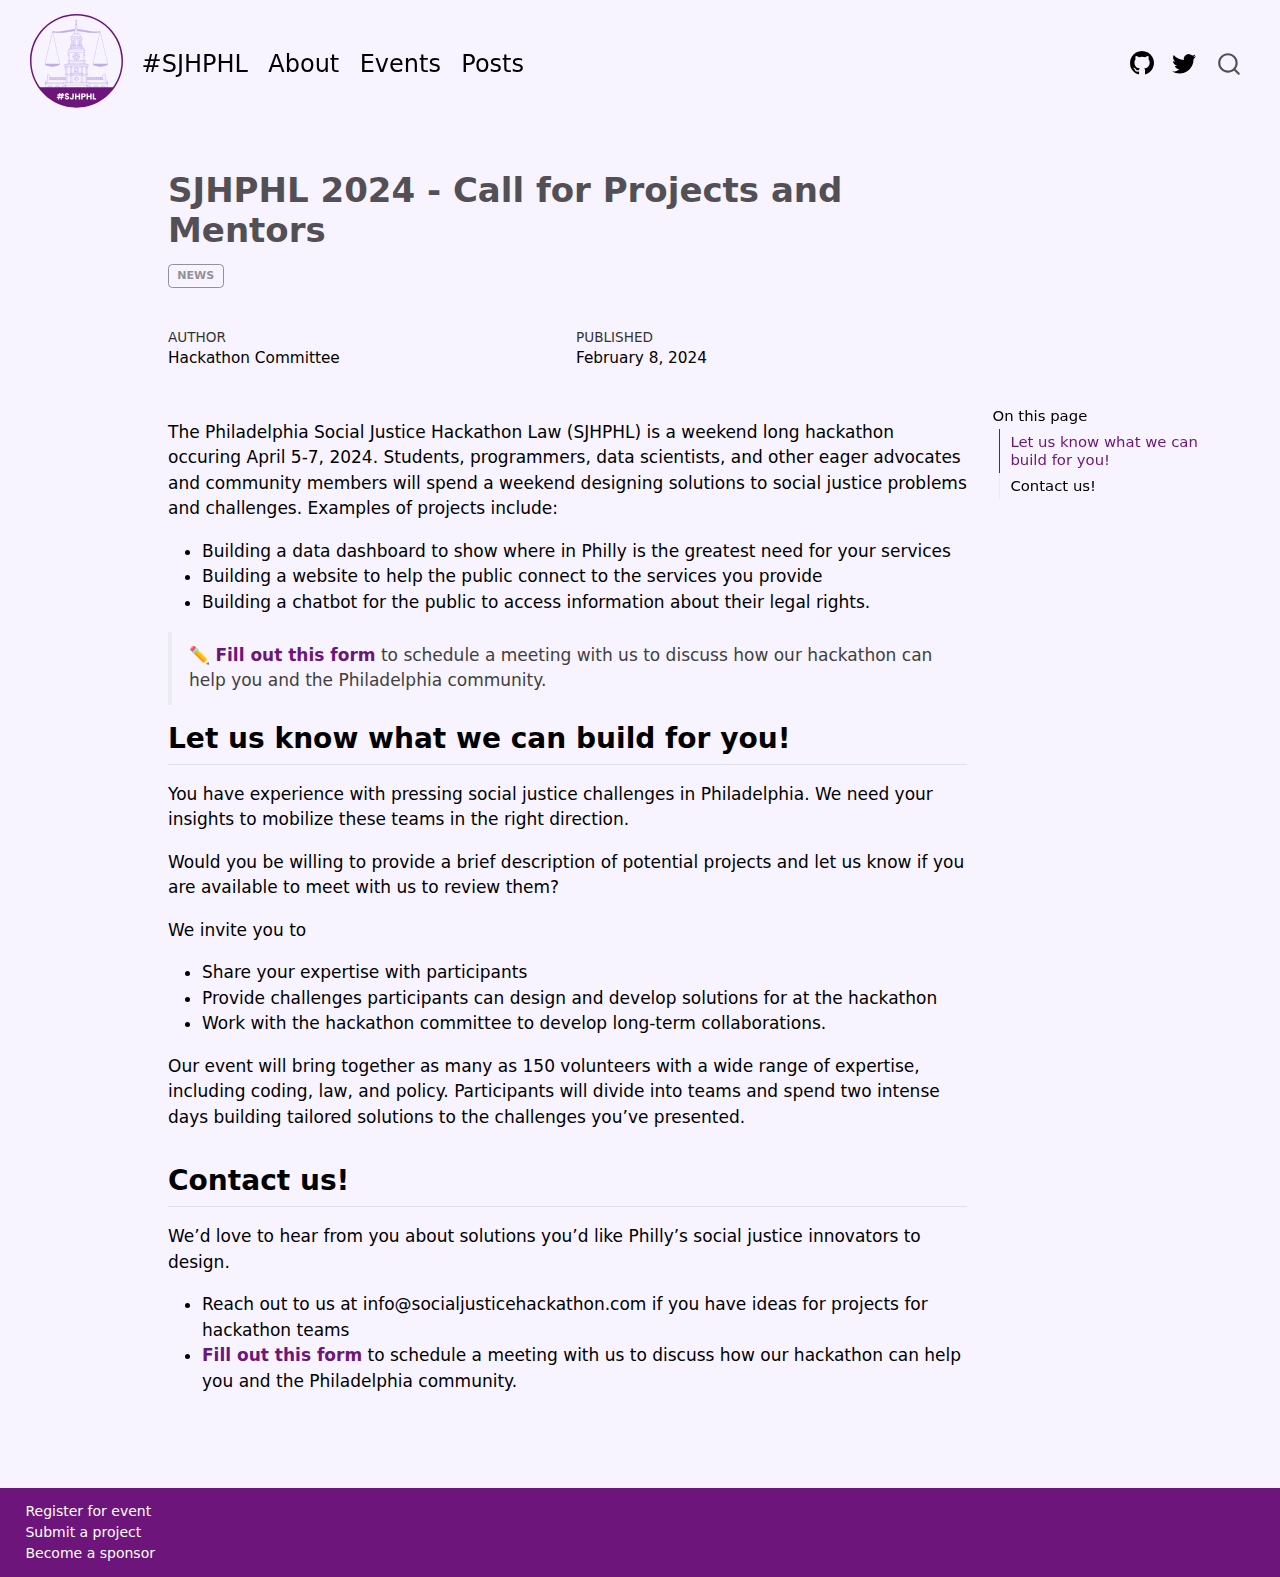
<file: posts/2024-02-08-for-organizers.html>
<!DOCTYPE html>
<html xmlns="http://www.w3.org/1999/xhtml" lang="en" xml:lang="en"><head>

<meta charset="utf-8">
<meta name="generator" content="quarto-1.4.537">

<meta name="viewport" content="width=device-width, initial-scale=1.0, user-scalable=yes">

<meta name="author" content="Hackathon Committee">
<meta name="dcterms.date" content="2024-02-08">

<title>SJHPHL 2024 - Call for Projects and Mentors</title>
<style>
code{white-space: pre-wrap;}
span.smallcaps{font-variant: small-caps;}
div.columns{display: flex; gap: min(4vw, 1.5em);}
div.column{flex: auto; overflow-x: auto;}
div.hanging-indent{margin-left: 1.5em; text-indent: -1.5em;}
ul.task-list{list-style: none;}
ul.task-list li input[type="checkbox"] {
  width: 0.8em;
  margin: 0 0.8em 0.2em -1em; /* quarto-specific, see https://github.com/quarto-dev/quarto-cli/issues/4556 */ 
  vertical-align: middle;
}
</style>


<script src="../site_libs/quarto-nav/quarto-nav.js"></script>
<script src="../site_libs/quarto-nav/headroom.min.js"></script>
<script src="../site_libs/clipboard/clipboard.min.js"></script>
<script src="../site_libs/quarto-search/autocomplete.umd.js"></script>
<script src="../site_libs/quarto-search/fuse.min.js"></script>
<script src="../site_libs/quarto-search/quarto-search.js"></script>
<meta name="quarto:offset" content="../">
<script src="../site_libs/quarto-html/quarto.js"></script>
<script src="../site_libs/quarto-html/popper.min.js"></script>
<script src="../site_libs/quarto-html/tippy.umd.min.js"></script>
<script src="../site_libs/quarto-html/anchor.min.js"></script>
<link href="../site_libs/quarto-html/tippy.css" rel="stylesheet">
<link href="../site_libs/quarto-html/quarto-syntax-highlighting.css" rel="stylesheet" id="quarto-text-highlighting-styles">
<script src="../site_libs/bootstrap/bootstrap.min.js"></script>
<link href="../site_libs/bootstrap/bootstrap-icons.css" rel="stylesheet">
<link href="../site_libs/bootstrap/bootstrap.min.css" rel="stylesheet" id="quarto-bootstrap" data-mode="light">
<script id="quarto-search-options" type="application/json">{
  "location": "navbar",
  "copy-button": false,
  "collapse-after": 3,
  "panel-placement": "end",
  "type": "overlay",
  "limit": 50,
  "keyboard-shortcut": [
    "f",
    "/",
    "s"
  ],
  "show-item-context": false,
  "language": {
    "search-no-results-text": "No results",
    "search-matching-documents-text": "matching documents",
    "search-copy-link-title": "Copy link to search",
    "search-hide-matches-text": "Hide additional matches",
    "search-more-match-text": "more match in this document",
    "search-more-matches-text": "more matches in this document",
    "search-clear-button-title": "Clear",
    "search-text-placeholder": "",
    "search-detached-cancel-button-title": "Cancel",
    "search-submit-button-title": "Submit",
    "search-label": "Search"
  }
}</script>


<meta property="og:title" content="Philadelphia Social Justice Hackathon">
<meta property="og:description" content="The Philadelphia Social Justice Hackathon will be held at the Drexel Law School from April 5-7, 2024, to bring students, programmers, and other “civic-minded hackers” together – to work in collaboration with justice advocates, public servants, community legal providers, and members of the community.">
<meta property="og:image" content="/assets/preview.png">
<meta property="og:image:alt" content="A purple banner with the text: Philadelphia's Social Justice Hackathon; Drexel's Kline School of Law; April 5-7">
<meta property="og:image:height" content="500">
<meta property="og:image:width" content="1500">
<meta property="og:locale" content="en_US">
<meta property="og:site_name" content="#SJHPHL">
</head>

<body class="nav-fixed">

<div id="quarto-search-results"></div>
  <header id="quarto-header" class="headroom fixed-top quarto-banner">
    <nav class="navbar navbar-expand-lg " data-bs-theme="dark">
      <div class="navbar-container container-fluid">
      <div class="navbar-brand-container mx-auto">
    <a href="../index.html" class="navbar-brand navbar-brand-logo">
    <img src="../assets/logo-large.svg" alt="" class="navbar-logo">
    </a>
  </div>
            <div id="quarto-search" class="" title="Search"></div>
          <button class="navbar-toggler" type="button" data-bs-toggle="collapse" data-bs-target="#navbarCollapse" aria-controls="navbarCollapse" aria-expanded="false" aria-label="Toggle navigation" onclick="if (window.quartoToggleHeadroom) { window.quartoToggleHeadroom(); }">
  <span class="navbar-toggler-icon"></span>
</button>
          <div class="collapse navbar-collapse" id="navbarCollapse">
            <ul class="navbar-nav navbar-nav-scroll me-auto">
  <li class="nav-item">
    <a class="nav-link" href="../index.html"> 
<span class="menu-text">#SJHPHL</span></a>
  </li>  
  <li class="nav-item">
    <a class="nav-link" href="../about.html"> 
<span class="menu-text">About</span></a>
  </li>  
  <li class="nav-item">
    <a class="nav-link" href="../events.html"> 
<span class="menu-text">Events</span></a>
  </li>  
  <li class="nav-item">
    <a class="nav-link" href="../posts/index.html"> 
<span class="menu-text">Posts</span></a>
  </li>  
</ul>
            <ul class="navbar-nav navbar-nav-scroll ms-auto">
  <li class="nav-item compact">
    <a class="nav-link" href="https://github.com/socialjusticehackathon/"> <i class="bi bi-github" role="img">
</i> 
<span class="menu-text"></span></a>
  </li>  
  <li class="nav-item compact">
    <a class="nav-link" href="https://twitter.com/ssjhackathon"> <i class="bi bi-twitter" role="img">
</i> 
<span class="menu-text"></span></a>
  </li>  
</ul>
          </div> <!-- /navcollapse -->
          <div class="quarto-navbar-tools">
</div>
      </div> <!-- /container-fluid -->
    </nav>
</header>
<!-- content -->
<header id="title-block-header" class="quarto-title-block default page-columns page-full">
  <div class="quarto-title-banner page-columns page-full">
    <div class="quarto-title column-body">
      <h1 class="title">SJHPHL 2024 - Call for Projects and Mentors</h1>
                                <div class="quarto-categories">
                <div class="quarto-category">news</div>
              </div>
                  </div>
  </div>
    
  
  <div class="quarto-title-meta">

      <div>
      <div class="quarto-title-meta-heading">Author</div>
      <div class="quarto-title-meta-contents">
               <p>Hackathon Committee </p>
            </div>
    </div>
      
      <div>
      <div class="quarto-title-meta-heading">Published</div>
      <div class="quarto-title-meta-contents">
        <p class="date">February 8, 2024</p>
      </div>
    </div>
    
      
    </div>
    
  
  </header><div id="quarto-content" class="quarto-container page-columns page-rows-contents page-layout-article page-navbar">
<!-- sidebar -->
<!-- margin-sidebar -->
    <div id="quarto-margin-sidebar" class="sidebar margin-sidebar">
        <nav id="TOC" role="doc-toc" class="toc-active">
    <h2 id="toc-title">On this page</h2>
   
  <ul>
  <li><a href="#let-us-know-what-we-can-build-for-you" id="toc-let-us-know-what-we-can-build-for-you" class="nav-link active" data-scroll-target="#let-us-know-what-we-can-build-for-you">Let us know what we can build for you!</a></li>
  <li><a href="#contact-us" id="toc-contact-us" class="nav-link" data-scroll-target="#contact-us">Contact us!</a></li>
  </ul>
</nav>
    </div>
<!-- main -->
<main class="content quarto-banner-title-block" id="quarto-document-content">





<p>The Philadelphia Social Justice Hackathon Law (SJHPHL) is a weekend long hackathon occuring April 5-7, 2024. Students, programmers, data scientists, and other eager advocates and community members will spend a weekend designing solutions to social justice problems and challenges. Examples of projects include:</p>
<ul>
<li>Building a data dashboard to show where in Philly is the greatest need for your services</li>
<li>Building a website to help the public connect to the services you provide</li>
<li>Building a chatbot for the public to access information about their legal rights.</li>
</ul>
<blockquote class="blockquote">
<p>✏️ <a href="https://docs.google.com/forms/d/1CaHIVtf3pohPl34DduosxeKB87p8WAfZ0cMbEgosCG0">Fill out this form</a> to schedule a meeting with us to discuss how our hackathon can help you and the Philadelphia community.</p>
</blockquote>
<section id="let-us-know-what-we-can-build-for-you" class="level2">
<h2 class="anchored" data-anchor-id="let-us-know-what-we-can-build-for-you">Let us know what we can build for you!</h2>
<p>You have experience with pressing social justice challenges in Philadelphia. We need your insights to mobilize these teams in the right direction.</p>
<p>Would you be willing to provide a brief description of potential projects and let us know if you are available to meet with us to review them?</p>
<p>We invite you to</p>
<ul>
<li>Share your expertise with participants</li>
<li>Provide challenges participants can design and develop solutions for at the hackathon</li>
<li>Work with the hackathon committee to develop long-term collaborations.</li>
</ul>
<p>Our event will bring together as many as 150 volunteers with a wide range of expertise, including coding, law, and policy. Participants will divide into teams and spend two intense days building tailored solutions to the challenges you’ve presented.</p>
</section>
<section id="contact-us" class="level2">
<h2 class="anchored" data-anchor-id="contact-us">Contact us!</h2>
<p>We’d love to hear from you about solutions you’d like Philly’s social justice innovators to design.</p>
<ul>
<li>Reach out to us at info@socialjusticehackathon.com if you have ideas for projects for hackathon teams</li>
<li><a href="https://docs.google.com/forms/d/1CaHIVtf3pohPl34DduosxeKB87p8WAfZ0cMbEgosCG0">Fill out this form</a> to schedule a meeting with us to discuss how our hackathon can help you and the Philadelphia community.</li>
</ul>


</section>

</main> <!-- /main -->
<script id="quarto-html-after-body" type="application/javascript">
window.document.addEventListener("DOMContentLoaded", function (event) {
  const toggleBodyColorMode = (bsSheetEl) => {
    const mode = bsSheetEl.getAttribute("data-mode");
    const bodyEl = window.document.querySelector("body");
    if (mode === "dark") {
      bodyEl.classList.add("quarto-dark");
      bodyEl.classList.remove("quarto-light");
    } else {
      bodyEl.classList.add("quarto-light");
      bodyEl.classList.remove("quarto-dark");
    }
  }
  const toggleBodyColorPrimary = () => {
    const bsSheetEl = window.document.querySelector("link#quarto-bootstrap");
    if (bsSheetEl) {
      toggleBodyColorMode(bsSheetEl);
    }
  }
  toggleBodyColorPrimary();  
  const icon = "";
  const anchorJS = new window.AnchorJS();
  anchorJS.options = {
    placement: 'right',
    icon: icon
  };
  anchorJS.add('.anchored');
  const isCodeAnnotation = (el) => {
    for (const clz of el.classList) {
      if (clz.startsWith('code-annotation-')) {                     
        return true;
      }
    }
    return false;
  }
  const clipboard = new window.ClipboardJS('.code-copy-button', {
    text: function(trigger) {
      const codeEl = trigger.previousElementSibling.cloneNode(true);
      for (const childEl of codeEl.children) {
        if (isCodeAnnotation(childEl)) {
          childEl.remove();
        }
      }
      return codeEl.innerText;
    }
  });
  clipboard.on('success', function(e) {
    // button target
    const button = e.trigger;
    // don't keep focus
    button.blur();
    // flash "checked"
    button.classList.add('code-copy-button-checked');
    var currentTitle = button.getAttribute("title");
    button.setAttribute("title", "Copied!");
    let tooltip;
    if (window.bootstrap) {
      button.setAttribute("data-bs-toggle", "tooltip");
      button.setAttribute("data-bs-placement", "left");
      button.setAttribute("data-bs-title", "Copied!");
      tooltip = new bootstrap.Tooltip(button, 
        { trigger: "manual", 
          customClass: "code-copy-button-tooltip",
          offset: [0, -8]});
      tooltip.show();    
    }
    setTimeout(function() {
      if (tooltip) {
        tooltip.hide();
        button.removeAttribute("data-bs-title");
        button.removeAttribute("data-bs-toggle");
        button.removeAttribute("data-bs-placement");
      }
      button.setAttribute("title", currentTitle);
      button.classList.remove('code-copy-button-checked');
    }, 1000);
    // clear code selection
    e.clearSelection();
  });
  function tippyHover(el, contentFn, onTriggerFn, onUntriggerFn) {
    const config = {
      allowHTML: true,
      maxWidth: 500,
      delay: 100,
      arrow: false,
      appendTo: function(el) {
          return el.parentElement;
      },
      interactive: true,
      interactiveBorder: 10,
      theme: 'quarto',
      placement: 'bottom-start',
    };
    if (contentFn) {
      config.content = contentFn;
    }
    if (onTriggerFn) {
      config.onTrigger = onTriggerFn;
    }
    if (onUntriggerFn) {
      config.onUntrigger = onUntriggerFn;
    }
    window.tippy(el, config); 
  }
  const noterefs = window.document.querySelectorAll('a[role="doc-noteref"]');
  for (var i=0; i<noterefs.length; i++) {
    const ref = noterefs[i];
    tippyHover(ref, function() {
      // use id or data attribute instead here
      let href = ref.getAttribute('data-footnote-href') || ref.getAttribute('href');
      try { href = new URL(href).hash; } catch {}
      const id = href.replace(/^#\/?/, "");
      const note = window.document.getElementById(id);
      return note.innerHTML;
    });
  }
  const xrefs = window.document.querySelectorAll('a.quarto-xref');
  const processXRef = (id, note) => {
    // Strip column container classes
    const stripColumnClz = (el) => {
      el.classList.remove("page-full", "page-columns");
      if (el.children) {
        for (const child of el.children) {
          stripColumnClz(child);
        }
      }
    }
    stripColumnClz(note)
    if (id === null || id.startsWith('sec-')) {
      // Special case sections, only their first couple elements
      const container = document.createElement("div");
      if (note.children && note.children.length > 2) {
        container.appendChild(note.children[0].cloneNode(true));
        for (let i = 1; i < note.children.length; i++) {
          const child = note.children[i];
          if (child.tagName === "P" && child.innerText === "") {
            continue;
          } else {
            container.appendChild(child.cloneNode(true));
            break;
          }
        }
        if (window.Quarto?.typesetMath) {
          window.Quarto.typesetMath(container);
        }
        return container.innerHTML
      } else {
        if (window.Quarto?.typesetMath) {
          window.Quarto.typesetMath(note);
        }
        return note.innerHTML;
      }
    } else {
      // Remove any anchor links if they are present
      const anchorLink = note.querySelector('a.anchorjs-link');
      if (anchorLink) {
        anchorLink.remove();
      }
      if (window.Quarto?.typesetMath) {
        window.Quarto.typesetMath(note);
      }
      return note.innerHTML;
    }
  }
  for (var i=0; i<xrefs.length; i++) {
    const xref = xrefs[i];
    tippyHover(xref, undefined, function(instance) {
      instance.disable();
      let url = xref.getAttribute('href');
      let hash = undefined; 
      if (url.startsWith('#')) {
        hash = url;
      } else {
        try { hash = new URL(url).hash; } catch {}
      }
      if (hash) {
        const id = hash.replace(/^#\/?/, "");
        const note = window.document.getElementById(id);
        if (note !== null) {
          try {
            const html = processXRef(id, note.cloneNode(true));
            instance.setContent(html);
          } finally {
            instance.enable();
            instance.show();
          }
        } else {
          // See if we can fetch this
          fetch(url.split('#')[0])
          .then(res => res.text())
          .then(html => {
            const parser = new DOMParser();
            const htmlDoc = parser.parseFromString(html, "text/html");
            const note = htmlDoc.getElementById(id);
            if (note !== null) {
              const html = processXRef(id, note);
              instance.setContent(html);
            } 
          }).finally(() => {
            instance.enable();
            instance.show();
          });
        }
      } else {
        // See if we can fetch a full url (with no hash to target)
        // This is a special case and we should probably do some content thinning / targeting
        fetch(url)
        .then(res => res.text())
        .then(html => {
          const parser = new DOMParser();
          const htmlDoc = parser.parseFromString(html, "text/html");
          const note = htmlDoc.querySelector('main.content');
          if (note !== null) {
            // This should only happen for chapter cross references
            // (since there is no id in the URL)
            // remove the first header
            if (note.children.length > 0 && note.children[0].tagName === "HEADER") {
              note.children[0].remove();
            }
            const html = processXRef(null, note);
            instance.setContent(html);
          } 
        }).finally(() => {
          instance.enable();
          instance.show();
        });
      }
    }, function(instance) {
    });
  }
      let selectedAnnoteEl;
      const selectorForAnnotation = ( cell, annotation) => {
        let cellAttr = 'data-code-cell="' + cell + '"';
        let lineAttr = 'data-code-annotation="' +  annotation + '"';
        const selector = 'span[' + cellAttr + '][' + lineAttr + ']';
        return selector;
      }
      const selectCodeLines = (annoteEl) => {
        const doc = window.document;
        const targetCell = annoteEl.getAttribute("data-target-cell");
        const targetAnnotation = annoteEl.getAttribute("data-target-annotation");
        const annoteSpan = window.document.querySelector(selectorForAnnotation(targetCell, targetAnnotation));
        const lines = annoteSpan.getAttribute("data-code-lines").split(",");
        const lineIds = lines.map((line) => {
          return targetCell + "-" + line;
        })
        let top = null;
        let height = null;
        let parent = null;
        if (lineIds.length > 0) {
            //compute the position of the single el (top and bottom and make a div)
            const el = window.document.getElementById(lineIds[0]);
            top = el.offsetTop;
            height = el.offsetHeight;
            parent = el.parentElement.parentElement;
          if (lineIds.length > 1) {
            const lastEl = window.document.getElementById(lineIds[lineIds.length - 1]);
            const bottom = lastEl.offsetTop + lastEl.offsetHeight;
            height = bottom - top;
          }
          if (top !== null && height !== null && parent !== null) {
            // cook up a div (if necessary) and position it 
            let div = window.document.getElementById("code-annotation-line-highlight");
            if (div === null) {
              div = window.document.createElement("div");
              div.setAttribute("id", "code-annotation-line-highlight");
              div.style.position = 'absolute';
              parent.appendChild(div);
            }
            div.style.top = top - 2 + "px";
            div.style.height = height + 4 + "px";
            div.style.left = 0;
            let gutterDiv = window.document.getElementById("code-annotation-line-highlight-gutter");
            if (gutterDiv === null) {
              gutterDiv = window.document.createElement("div");
              gutterDiv.setAttribute("id", "code-annotation-line-highlight-gutter");
              gutterDiv.style.position = 'absolute';
              const codeCell = window.document.getElementById(targetCell);
              const gutter = codeCell.querySelector('.code-annotation-gutter');
              gutter.appendChild(gutterDiv);
            }
            gutterDiv.style.top = top - 2 + "px";
            gutterDiv.style.height = height + 4 + "px";
          }
          selectedAnnoteEl = annoteEl;
        }
      };
      const unselectCodeLines = () => {
        const elementsIds = ["code-annotation-line-highlight", "code-annotation-line-highlight-gutter"];
        elementsIds.forEach((elId) => {
          const div = window.document.getElementById(elId);
          if (div) {
            div.remove();
          }
        });
        selectedAnnoteEl = undefined;
      };
        // Handle positioning of the toggle
    window.addEventListener(
      "resize",
      throttle(() => {
        elRect = undefined;
        if (selectedAnnoteEl) {
          selectCodeLines(selectedAnnoteEl);
        }
      }, 10)
    );
    function throttle(fn, ms) {
    let throttle = false;
    let timer;
      return (...args) => {
        if(!throttle) { // first call gets through
            fn.apply(this, args);
            throttle = true;
        } else { // all the others get throttled
            if(timer) clearTimeout(timer); // cancel #2
            timer = setTimeout(() => {
              fn.apply(this, args);
              timer = throttle = false;
            }, ms);
        }
      };
    }
      // Attach click handler to the DT
      const annoteDls = window.document.querySelectorAll('dt[data-target-cell]');
      for (const annoteDlNode of annoteDls) {
        annoteDlNode.addEventListener('click', (event) => {
          const clickedEl = event.target;
          if (clickedEl !== selectedAnnoteEl) {
            unselectCodeLines();
            const activeEl = window.document.querySelector('dt[data-target-cell].code-annotation-active');
            if (activeEl) {
              activeEl.classList.remove('code-annotation-active');
            }
            selectCodeLines(clickedEl);
            clickedEl.classList.add('code-annotation-active');
          } else {
            // Unselect the line
            unselectCodeLines();
            clickedEl.classList.remove('code-annotation-active');
          }
        });
      }
  const findCites = (el) => {
    const parentEl = el.parentElement;
    if (parentEl) {
      const cites = parentEl.dataset.cites;
      if (cites) {
        return {
          el,
          cites: cites.split(' ')
        };
      } else {
        return findCites(el.parentElement)
      }
    } else {
      return undefined;
    }
  };
  var bibliorefs = window.document.querySelectorAll('a[role="doc-biblioref"]');
  for (var i=0; i<bibliorefs.length; i++) {
    const ref = bibliorefs[i];
    const citeInfo = findCites(ref);
    if (citeInfo) {
      tippyHover(citeInfo.el, function() {
        var popup = window.document.createElement('div');
        citeInfo.cites.forEach(function(cite) {
          var citeDiv = window.document.createElement('div');
          citeDiv.classList.add('hanging-indent');
          citeDiv.classList.add('csl-entry');
          var biblioDiv = window.document.getElementById('ref-' + cite);
          if (biblioDiv) {
            citeDiv.innerHTML = biblioDiv.innerHTML;
          }
          popup.appendChild(citeDiv);
        });
        return popup.innerHTML;
      });
    }
  }
});
</script>
</div> <!-- /content -->
<footer class="footer">
  <div class="nav-footer">
    <div class="nav-footer-left">
      <ul class="footer-items list-unstyled">
    <li class="nav-item">
    <a class="nav-link" href="https://www.eventbrite.com/e/philadelphias-social-justice-hackathon-tickets-829209476867">
<p>Register for event</p>
</a>
  </li>  
    <li class="nav-item">
    <a class="nav-link" href="http://tinyurl.com/sjhphlchallenge">
<p>Submit a project</p>
</a>
  </li>  
    <li class="nav-item">
    <a class="nav-link" href="mailto:info@socialjusticehackathon.com">
<p>Become a sponsor</p>
</a>
  </li>  
</ul>
    </div>   
    <div class="nav-footer-center">
      &nbsp;
    </div>
    <div class="nav-footer-right">
      &nbsp;
    </div>
  </div>
</footer>




</body></html>
</file>
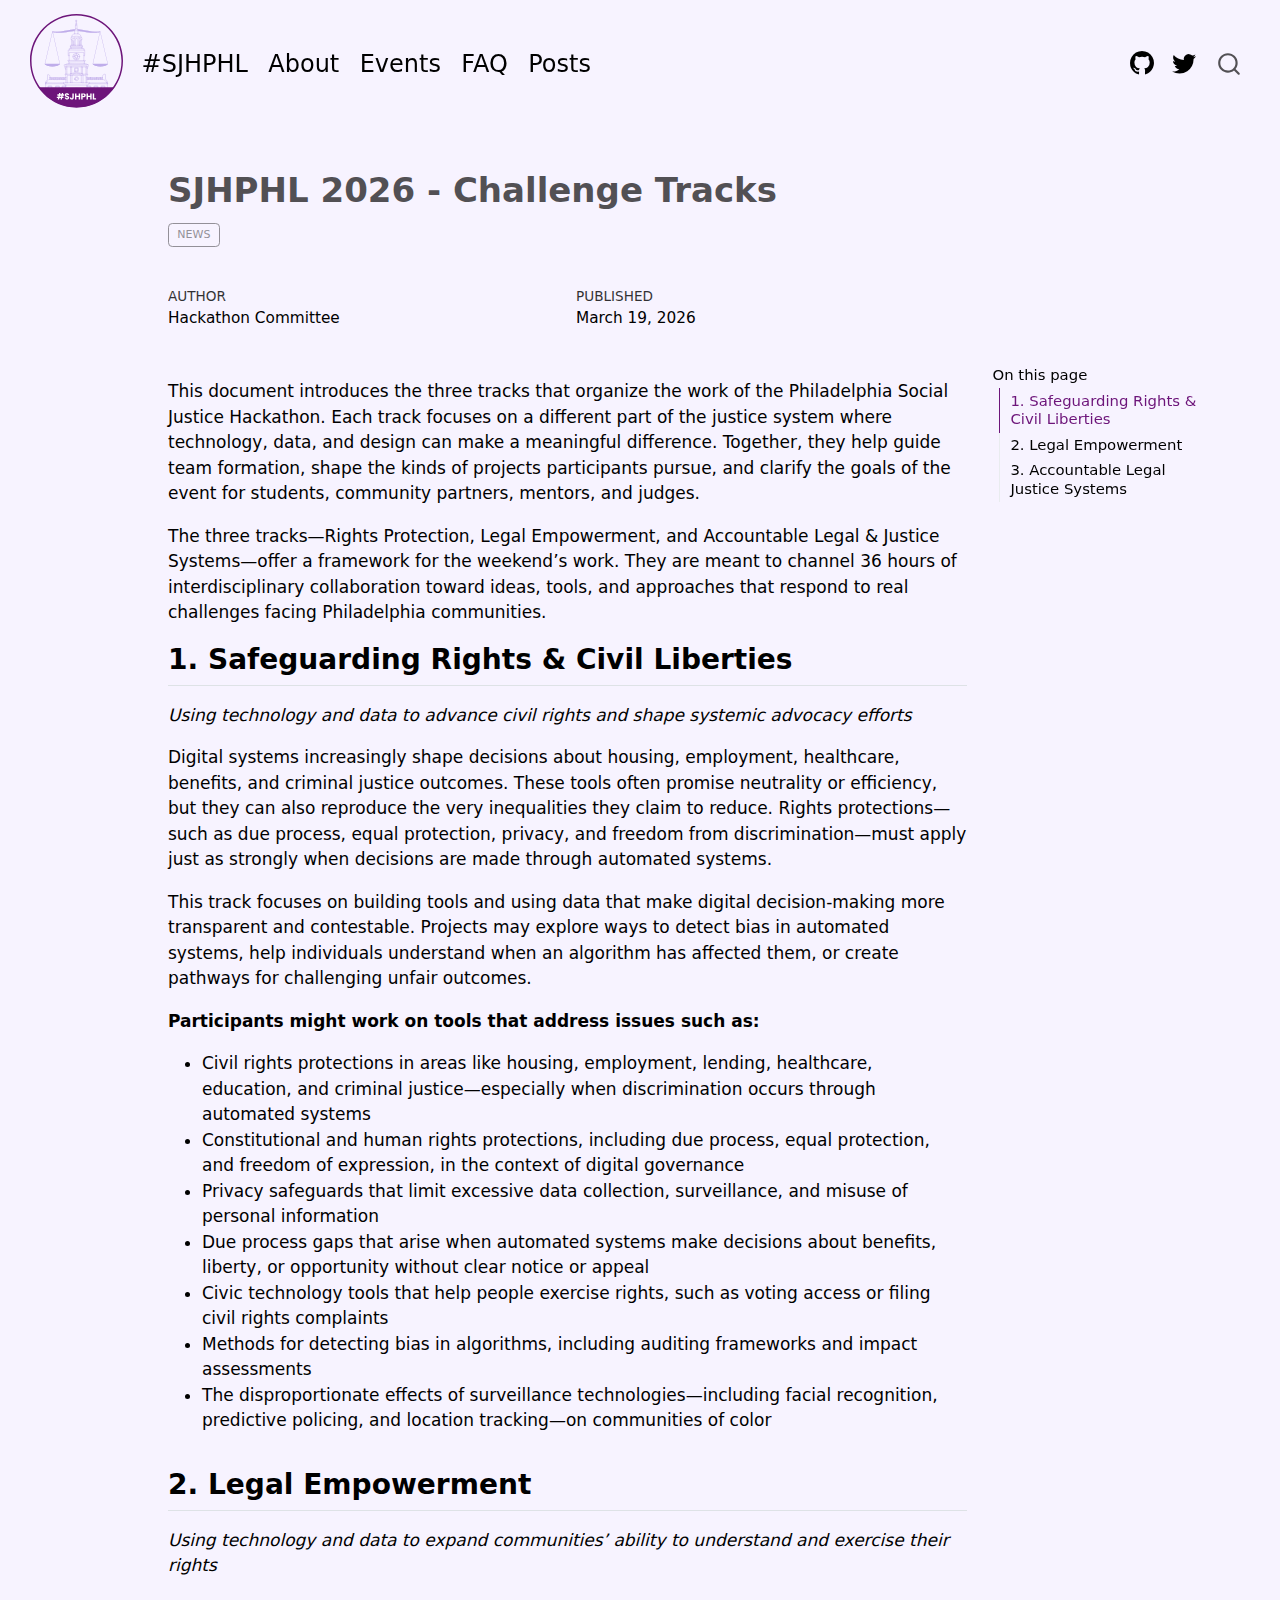
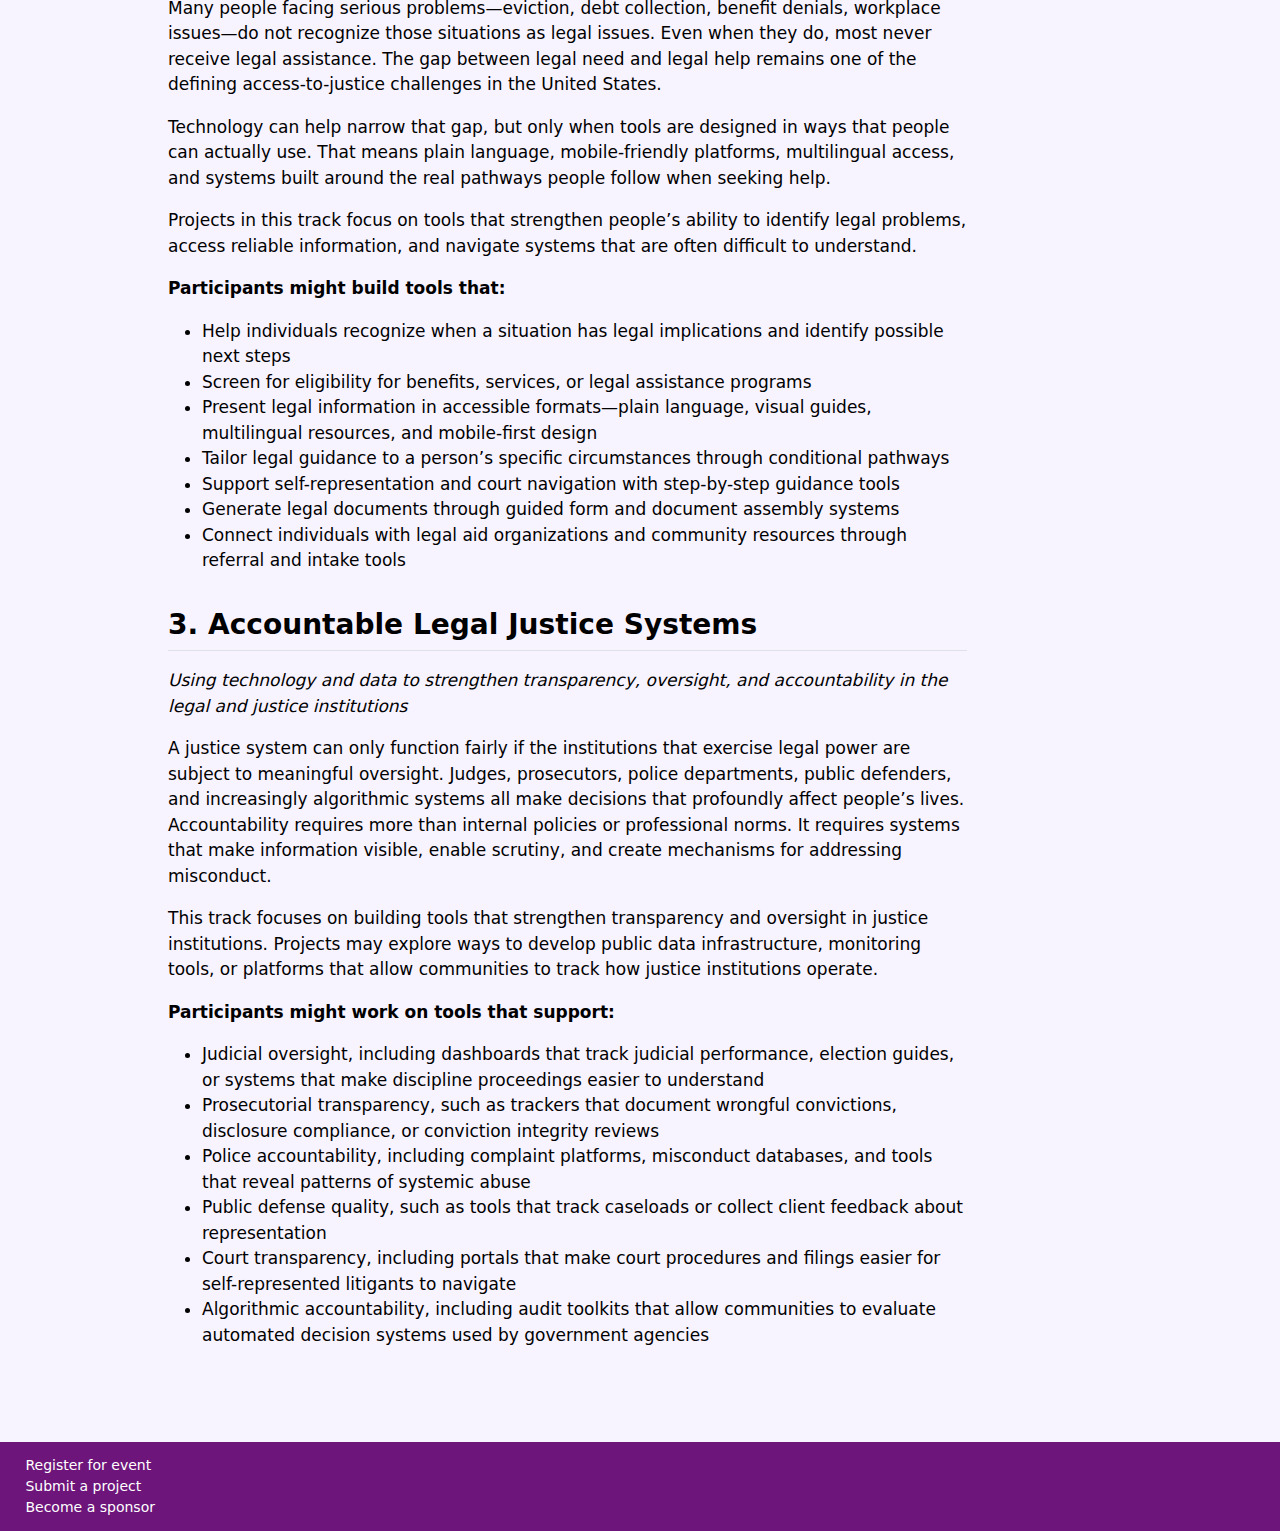
<file: posts/2026-03-19-challenge-tracks.html>
<!DOCTYPE html>
<html xmlns="http://www.w3.org/1999/xhtml" lang="en" xml:lang="en"><head>

<meta charset="utf-8">
<meta name="generator" content="quarto-1.4.537">

<meta name="viewport" content="width=device-width, initial-scale=1.0, user-scalable=yes">

<meta name="author" content="Hackathon Committee">
<meta name="dcterms.date" content="2026-03-19">

<title>SJHPHL 2026 - Challenge Tracks</title>
<style>
code{white-space: pre-wrap;}
span.smallcaps{font-variant: small-caps;}
div.columns{display: flex; gap: min(4vw, 1.5em);}
div.column{flex: auto; overflow-x: auto;}
div.hanging-indent{margin-left: 1.5em; text-indent: -1.5em;}
ul.task-list{list-style: none;}
ul.task-list li input[type="checkbox"] {
  width: 0.8em;
  margin: 0 0.8em 0.2em -1em; /* quarto-specific, see https://github.com/quarto-dev/quarto-cli/issues/4556 */ 
  vertical-align: middle;
}
</style>


<script src="../site_libs/quarto-nav/quarto-nav.js"></script>
<script src="../site_libs/quarto-nav/headroom.min.js"></script>
<script src="../site_libs/clipboard/clipboard.min.js"></script>
<script src="../site_libs/quarto-search/autocomplete.umd.js"></script>
<script src="../site_libs/quarto-search/fuse.min.js"></script>
<script src="../site_libs/quarto-search/quarto-search.js"></script>
<meta name="quarto:offset" content="../">
<script src="../site_libs/quarto-html/quarto.js"></script>
<script src="../site_libs/quarto-html/popper.min.js"></script>
<script src="../site_libs/quarto-html/tippy.umd.min.js"></script>
<script src="../site_libs/quarto-html/anchor.min.js"></script>
<link href="../site_libs/quarto-html/tippy.css" rel="stylesheet">
<link href="../site_libs/quarto-html/quarto-syntax-highlighting.css" rel="stylesheet" id="quarto-text-highlighting-styles">
<script src="../site_libs/bootstrap/bootstrap.min.js"></script>
<link href="../site_libs/bootstrap/bootstrap-icons.css" rel="stylesheet">
<link href="../site_libs/bootstrap/bootstrap.min.css" rel="stylesheet" id="quarto-bootstrap" data-mode="light">
<script id="quarto-search-options" type="application/json">{
  "location": "navbar",
  "copy-button": false,
  "collapse-after": 3,
  "panel-placement": "end",
  "type": "overlay",
  "limit": 50,
  "keyboard-shortcut": [
    "f",
    "/",
    "s"
  ],
  "show-item-context": false,
  "language": {
    "search-no-results-text": "No results",
    "search-matching-documents-text": "matching documents",
    "search-copy-link-title": "Copy link to search",
    "search-hide-matches-text": "Hide additional matches",
    "search-more-match-text": "more match in this document",
    "search-more-matches-text": "more matches in this document",
    "search-clear-button-title": "Clear",
    "search-text-placeholder": "",
    "search-detached-cancel-button-title": "Cancel",
    "search-submit-button-title": "Submit",
    "search-label": "Search"
  }
}</script>


<meta property="og:title" content="Philadelphia Social Justice Hackathon">
<meta property="og:description" content="The Philadelphia Social Justice Hackathon will be held at Penn Carey Law School from March 27-29, 2026, to bring students, programmers, and other ‘civic-minded hackers’ together – to work in collaboration with justice advocates, public servants, community legal providers, and members of the community.">
<meta property="og:image" content="/assets/preview.png">
<meta property="og:image:alt" content="A purple banner with the text: Philadelphia's Social Justice Hackathon; Penn Carey Law School; March 27-29">
<meta property="og:image:height" content="500">
<meta property="og:image:width" content="1500">
<meta property="og:locale" content="en_US">
<meta property="og:site_name" content="#SJHPHL">
</head>

<body class="nav-fixed">

<div id="quarto-search-results"></div>
  <header id="quarto-header" class="headroom fixed-top quarto-banner">
    <nav class="navbar navbar-expand-lg " data-bs-theme="dark">
      <div class="navbar-container container-fluid">
      <div class="navbar-brand-container mx-auto">
    <a href="../index.html" class="navbar-brand navbar-brand-logo">
    <img src="../assets/logo-large.svg" alt="" class="navbar-logo">
    </a>
  </div>
            <div id="quarto-search" class="" title="Search"></div>
          <button class="navbar-toggler" type="button" data-bs-toggle="collapse" data-bs-target="#navbarCollapse" aria-controls="navbarCollapse" aria-expanded="false" aria-label="Toggle navigation" onclick="if (window.quartoToggleHeadroom) { window.quartoToggleHeadroom(); }">
  <span class="navbar-toggler-icon"></span>
</button>
          <div class="collapse navbar-collapse" id="navbarCollapse">
            <ul class="navbar-nav navbar-nav-scroll me-auto">
  <li class="nav-item">
    <a class="nav-link" href="../index.html"> 
<span class="menu-text">#SJHPHL</span></a>
  </li>  
  <li class="nav-item">
    <a class="nav-link" href="../about.html"> 
<span class="menu-text">About</span></a>
  </li>  
  <li class="nav-item">
    <a class="nav-link" href="../events.html"> 
<span class="menu-text">Events</span></a>
  </li>  
  <li class="nav-item">
    <a class="nav-link" href="../faq.html"> 
<span class="menu-text">FAQ</span></a>
  </li>  
  <li class="nav-item">
    <a class="nav-link" href="../posts/index.html"> 
<span class="menu-text">Posts</span></a>
  </li>  
</ul>
            <ul class="navbar-nav navbar-nav-scroll ms-auto">
  <li class="nav-item compact">
    <a class="nav-link" href="https://github.com/socialjusticehackathon/"> <i class="bi bi-github" role="img">
</i> 
<span class="menu-text"></span></a>
  </li>  
  <li class="nav-item compact">
    <a class="nav-link" href="https://twitter.com/ssjhackathon"> <i class="bi bi-twitter" role="img">
</i> 
<span class="menu-text"></span></a>
  </li>  
</ul>
          </div> <!-- /navcollapse -->
          <div class="quarto-navbar-tools">
</div>
      </div> <!-- /container-fluid -->
    </nav>
</header>
<!-- content -->
<header id="title-block-header" class="quarto-title-block default page-columns page-full">
  <div class="quarto-title-banner page-columns page-full">
    <div class="quarto-title column-body">
      <h1 class="title">SJHPHL 2026 - Challenge Tracks</h1>
                                <div class="quarto-categories">
                <div class="quarto-category">news</div>
              </div>
                  </div>
  </div>
    
  
  <div class="quarto-title-meta">

      <div>
      <div class="quarto-title-meta-heading">Author</div>
      <div class="quarto-title-meta-contents">
               <p>Hackathon Committee </p>
            </div>
    </div>
      
      <div>
      <div class="quarto-title-meta-heading">Published</div>
      <div class="quarto-title-meta-contents">
        <p class="date">March 19, 2026</p>
      </div>
    </div>
    
      
    </div>
    
  
  </header><div id="quarto-content" class="quarto-container page-columns page-rows-contents page-layout-article page-navbar">
<!-- sidebar -->
<!-- margin-sidebar -->
    <div id="quarto-margin-sidebar" class="sidebar margin-sidebar">
        <nav id="TOC" role="doc-toc" class="toc-active">
    <h2 id="toc-title">On this page</h2>
   
  <ul>
  <li><a href="#safeguarding-rights-civil-liberties" id="toc-safeguarding-rights-civil-liberties" class="nav-link active" data-scroll-target="#safeguarding-rights-civil-liberties">1. Safeguarding Rights &amp; Civil Liberties</a></li>
  <li><a href="#legal-empowerment" id="toc-legal-empowerment" class="nav-link" data-scroll-target="#legal-empowerment">2. Legal Empowerment</a></li>
  <li><a href="#accountable-legal-justice-systems" id="toc-accountable-legal-justice-systems" class="nav-link" data-scroll-target="#accountable-legal-justice-systems">3. Accountable Legal Justice Systems</a></li>
  </ul>
</nav>
    </div>
<!-- main -->
<main class="content quarto-banner-title-block" id="quarto-document-content">





<p>This document introduces the three tracks that organize the work of the Philadelphia Social Justice Hackathon. Each track focuses on a different part of the justice system where technology, data, and design can make a meaningful difference. Together, they help guide team formation, shape the kinds of projects participants pursue, and clarify the goals of the event for students, community partners, mentors, and judges.</p>
<p>The three tracks—Rights Protection, Legal Empowerment, and Accountable Legal &amp; Justice Systems—offer a framework for the weekend’s work. They are meant to channel 36 hours of interdisciplinary collaboration toward ideas, tools, and approaches that respond to real challenges facing Philadelphia communities.</p>
<section id="safeguarding-rights-civil-liberties" class="level2">
<h2 class="anchored" data-anchor-id="safeguarding-rights-civil-liberties">1. Safeguarding Rights &amp; Civil Liberties</h2>
<p><em>Using technology and data to advance civil rights and shape systemic advocacy efforts</em></p>
<p>Digital systems increasingly shape decisions about housing, employment, healthcare, benefits, and criminal justice outcomes. These tools often promise neutrality or efficiency, but they can also reproduce the very inequalities they claim to reduce. Rights protections—such as due process, equal protection, privacy, and freedom from discrimination—must apply just as strongly when decisions are made through automated systems.</p>
<p>This track focuses on building tools and using data that make digital decision-making more transparent and contestable. Projects may explore ways to detect bias in automated systems, help individuals understand when an algorithm has affected them, or create pathways for challenging unfair outcomes.</p>
<p><strong>Participants might work on tools that address issues such as:</strong></p>
<ul>
<li>Civil rights protections in areas like housing, employment, lending, healthcare, education, and criminal justice—especially when discrimination occurs through automated systems</li>
<li>Constitutional and human rights protections, including due process, equal protection, and freedom of expression, in the context of digital governance</li>
<li>Privacy safeguards that limit excessive data collection, surveillance, and misuse of personal information</li>
<li>Due process gaps that arise when automated systems make decisions about benefits, liberty, or opportunity without clear notice or appeal</li>
<li>Civic technology tools that help people exercise rights, such as voting access or filing civil rights complaints</li>
<li>Methods for detecting bias in algorithms, including auditing frameworks and impact assessments</li>
<li>The disproportionate effects of surveillance technologies—including facial recognition, predictive policing, and location tracking—on communities of color</li>
</ul>
</section>
<section id="legal-empowerment" class="level2">
<h2 class="anchored" data-anchor-id="legal-empowerment">2. Legal Empowerment</h2>
<p><em>Using technology and data to expand communities’ ability to understand and exercise their rights</em></p>
<p>Many people facing serious problems—eviction, debt collection, benefit denials, workplace issues—do not recognize those situations as legal issues. Even when they do, most never receive legal assistance. The gap between legal need and legal help remains one of the defining access-to-justice challenges in the United States.</p>
<p>Technology can help narrow that gap, but only when tools are designed in ways that people can actually use. That means plain language, mobile-friendly platforms, multilingual access, and systems built around the real pathways people follow when seeking help.</p>
<p>Projects in this track focus on tools that strengthen people’s ability to identify legal problems, access reliable information, and navigate systems that are often difficult to understand.</p>
<p><strong>Participants might build tools that:</strong></p>
<ul>
<li>Help individuals recognize when a situation has legal implications and identify possible next steps</li>
<li>Screen for eligibility for benefits, services, or legal assistance programs</li>
<li>Present legal information in accessible formats—plain language, visual guides, multilingual resources, and mobile-first design</li>
<li>Tailor legal guidance to a person’s specific circumstances through conditional pathways</li>
<li>Support self-representation and court navigation with step-by-step guidance tools</li>
<li>Generate legal documents through guided form and document assembly systems</li>
<li>Connect individuals with legal aid organizations and community resources through referral and intake tools</li>
</ul>
</section>
<section id="accountable-legal-justice-systems" class="level2">
<h2 class="anchored" data-anchor-id="accountable-legal-justice-systems">3. Accountable Legal Justice Systems</h2>
<p><em>Using technology and data to strengthen transparency, oversight, and accountability in the legal and justice institutions</em></p>
<p>A justice system can only function fairly if the institutions that exercise legal power are subject to meaningful oversight. Judges, prosecutors, police departments, public defenders, and increasingly algorithmic systems all make decisions that profoundly affect people’s lives. Accountability requires more than internal policies or professional norms. It requires systems that make information visible, enable scrutiny, and create mechanisms for addressing misconduct.</p>
<p>This track focuses on building tools that strengthen transparency and oversight in justice institutions. Projects may explore ways to develop public data infrastructure, monitoring tools, or platforms that allow communities to track how justice institutions operate.</p>
<p><strong>Participants might work on tools that support:</strong></p>
<ul>
<li>Judicial oversight, including dashboards that track judicial performance, election guides, or systems that make discipline proceedings easier to understand</li>
<li>Prosecutorial transparency, such as trackers that document wrongful convictions, disclosure compliance, or conviction integrity reviews</li>
<li>Police accountability, including complaint platforms, misconduct databases, and tools that reveal patterns of systemic abuse</li>
<li>Public defense quality, such as tools that track caseloads or collect client feedback about representation</li>
<li>Court transparency, including portals that make court procedures and filings easier for self-represented litigants to navigate</li>
<li>Algorithmic accountability, including audit toolkits that allow communities to evaluate automated decision systems used by government agencies</li>
</ul>


</section>

</main> <!-- /main -->
<script id="quarto-html-after-body" type="application/javascript">
window.document.addEventListener("DOMContentLoaded", function (event) {
  const toggleBodyColorMode = (bsSheetEl) => {
    const mode = bsSheetEl.getAttribute("data-mode");
    const bodyEl = window.document.querySelector("body");
    if (mode === "dark") {
      bodyEl.classList.add("quarto-dark");
      bodyEl.classList.remove("quarto-light");
    } else {
      bodyEl.classList.add("quarto-light");
      bodyEl.classList.remove("quarto-dark");
    }
  }
  const toggleBodyColorPrimary = () => {
    const bsSheetEl = window.document.querySelector("link#quarto-bootstrap");
    if (bsSheetEl) {
      toggleBodyColorMode(bsSheetEl);
    }
  }
  toggleBodyColorPrimary();  
  const icon = "";
  const anchorJS = new window.AnchorJS();
  anchorJS.options = {
    placement: 'right',
    icon: icon
  };
  anchorJS.add('.anchored');
  const isCodeAnnotation = (el) => {
    for (const clz of el.classList) {
      if (clz.startsWith('code-annotation-')) {                     
        return true;
      }
    }
    return false;
  }
  const clipboard = new window.ClipboardJS('.code-copy-button', {
    text: function(trigger) {
      const codeEl = trigger.previousElementSibling.cloneNode(true);
      for (const childEl of codeEl.children) {
        if (isCodeAnnotation(childEl)) {
          childEl.remove();
        }
      }
      return codeEl.innerText;
    }
  });
  clipboard.on('success', function(e) {
    // button target
    const button = e.trigger;
    // don't keep focus
    button.blur();
    // flash "checked"
    button.classList.add('code-copy-button-checked');
    var currentTitle = button.getAttribute("title");
    button.setAttribute("title", "Copied!");
    let tooltip;
    if (window.bootstrap) {
      button.setAttribute("data-bs-toggle", "tooltip");
      button.setAttribute("data-bs-placement", "left");
      button.setAttribute("data-bs-title", "Copied!");
      tooltip = new bootstrap.Tooltip(button, 
        { trigger: "manual", 
          customClass: "code-copy-button-tooltip",
          offset: [0, -8]});
      tooltip.show();    
    }
    setTimeout(function() {
      if (tooltip) {
        tooltip.hide();
        button.removeAttribute("data-bs-title");
        button.removeAttribute("data-bs-toggle");
        button.removeAttribute("data-bs-placement");
      }
      button.setAttribute("title", currentTitle);
      button.classList.remove('code-copy-button-checked');
    }, 1000);
    // clear code selection
    e.clearSelection();
  });
  function tippyHover(el, contentFn, onTriggerFn, onUntriggerFn) {
    const config = {
      allowHTML: true,
      maxWidth: 500,
      delay: 100,
      arrow: false,
      appendTo: function(el) {
          return el.parentElement;
      },
      interactive: true,
      interactiveBorder: 10,
      theme: 'quarto',
      placement: 'bottom-start',
    };
    if (contentFn) {
      config.content = contentFn;
    }
    if (onTriggerFn) {
      config.onTrigger = onTriggerFn;
    }
    if (onUntriggerFn) {
      config.onUntrigger = onUntriggerFn;
    }
    window.tippy(el, config); 
  }
  const noterefs = window.document.querySelectorAll('a[role="doc-noteref"]');
  for (var i=0; i<noterefs.length; i++) {
    const ref = noterefs[i];
    tippyHover(ref, function() {
      // use id or data attribute instead here
      let href = ref.getAttribute('data-footnote-href') || ref.getAttribute('href');
      try { href = new URL(href).hash; } catch {}
      const id = href.replace(/^#\/?/, "");
      const note = window.document.getElementById(id);
      return note.innerHTML;
    });
  }
  const xrefs = window.document.querySelectorAll('a.quarto-xref');
  const processXRef = (id, note) => {
    // Strip column container classes
    const stripColumnClz = (el) => {
      el.classList.remove("page-full", "page-columns");
      if (el.children) {
        for (const child of el.children) {
          stripColumnClz(child);
        }
      }
    }
    stripColumnClz(note)
    if (id === null || id.startsWith('sec-')) {
      // Special case sections, only their first couple elements
      const container = document.createElement("div");
      if (note.children && note.children.length > 2) {
        container.appendChild(note.children[0].cloneNode(true));
        for (let i = 1; i < note.children.length; i++) {
          const child = note.children[i];
          if (child.tagName === "P" && child.innerText === "") {
            continue;
          } else {
            container.appendChild(child.cloneNode(true));
            break;
          }
        }
        if (window.Quarto?.typesetMath) {
          window.Quarto.typesetMath(container);
        }
        return container.innerHTML
      } else {
        if (window.Quarto?.typesetMath) {
          window.Quarto.typesetMath(note);
        }
        return note.innerHTML;
      }
    } else {
      // Remove any anchor links if they are present
      const anchorLink = note.querySelector('a.anchorjs-link');
      if (anchorLink) {
        anchorLink.remove();
      }
      if (window.Quarto?.typesetMath) {
        window.Quarto.typesetMath(note);
      }
      return note.innerHTML;
    }
  }
  for (var i=0; i<xrefs.length; i++) {
    const xref = xrefs[i];
    tippyHover(xref, undefined, function(instance) {
      instance.disable();
      let url = xref.getAttribute('href');
      let hash = undefined; 
      if (url.startsWith('#')) {
        hash = url;
      } else {
        try { hash = new URL(url).hash; } catch {}
      }
      if (hash) {
        const id = hash.replace(/^#\/?/, "");
        const note = window.document.getElementById(id);
        if (note !== null) {
          try {
            const html = processXRef(id, note.cloneNode(true));
            instance.setContent(html);
          } finally {
            instance.enable();
            instance.show();
          }
        } else {
          // See if we can fetch this
          fetch(url.split('#')[0])
          .then(res => res.text())
          .then(html => {
            const parser = new DOMParser();
            const htmlDoc = parser.parseFromString(html, "text/html");
            const note = htmlDoc.getElementById(id);
            if (note !== null) {
              const html = processXRef(id, note);
              instance.setContent(html);
            } 
          }).finally(() => {
            instance.enable();
            instance.show();
          });
        }
      } else {
        // See if we can fetch a full url (with no hash to target)
        // This is a special case and we should probably do some content thinning / targeting
        fetch(url)
        .then(res => res.text())
        .then(html => {
          const parser = new DOMParser();
          const htmlDoc = parser.parseFromString(html, "text/html");
          const note = htmlDoc.querySelector('main.content');
          if (note !== null) {
            // This should only happen for chapter cross references
            // (since there is no id in the URL)
            // remove the first header
            if (note.children.length > 0 && note.children[0].tagName === "HEADER") {
              note.children[0].remove();
            }
            const html = processXRef(null, note);
            instance.setContent(html);
          } 
        }).finally(() => {
          instance.enable();
          instance.show();
        });
      }
    }, function(instance) {
    });
  }
      let selectedAnnoteEl;
      const selectorForAnnotation = ( cell, annotation) => {
        let cellAttr = 'data-code-cell="' + cell + '"';
        let lineAttr = 'data-code-annotation="' +  annotation + '"';
        const selector = 'span[' + cellAttr + '][' + lineAttr + ']';
        return selector;
      }
      const selectCodeLines = (annoteEl) => {
        const doc = window.document;
        const targetCell = annoteEl.getAttribute("data-target-cell");
        const targetAnnotation = annoteEl.getAttribute("data-target-annotation");
        const annoteSpan = window.document.querySelector(selectorForAnnotation(targetCell, targetAnnotation));
        const lines = annoteSpan.getAttribute("data-code-lines").split(",");
        const lineIds = lines.map((line) => {
          return targetCell + "-" + line;
        })
        let top = null;
        let height = null;
        let parent = null;
        if (lineIds.length > 0) {
            //compute the position of the single el (top and bottom and make a div)
            const el = window.document.getElementById(lineIds[0]);
            top = el.offsetTop;
            height = el.offsetHeight;
            parent = el.parentElement.parentElement;
          if (lineIds.length > 1) {
            const lastEl = window.document.getElementById(lineIds[lineIds.length - 1]);
            const bottom = lastEl.offsetTop + lastEl.offsetHeight;
            height = bottom - top;
          }
          if (top !== null && height !== null && parent !== null) {
            // cook up a div (if necessary) and position it 
            let div = window.document.getElementById("code-annotation-line-highlight");
            if (div === null) {
              div = window.document.createElement("div");
              div.setAttribute("id", "code-annotation-line-highlight");
              div.style.position = 'absolute';
              parent.appendChild(div);
            }
            div.style.top = top - 2 + "px";
            div.style.height = height + 4 + "px";
            div.style.left = 0;
            let gutterDiv = window.document.getElementById("code-annotation-line-highlight-gutter");
            if (gutterDiv === null) {
              gutterDiv = window.document.createElement("div");
              gutterDiv.setAttribute("id", "code-annotation-line-highlight-gutter");
              gutterDiv.style.position = 'absolute';
              const codeCell = window.document.getElementById(targetCell);
              const gutter = codeCell.querySelector('.code-annotation-gutter');
              gutter.appendChild(gutterDiv);
            }
            gutterDiv.style.top = top - 2 + "px";
            gutterDiv.style.height = height + 4 + "px";
          }
          selectedAnnoteEl = annoteEl;
        }
      };
      const unselectCodeLines = () => {
        const elementsIds = ["code-annotation-line-highlight", "code-annotation-line-highlight-gutter"];
        elementsIds.forEach((elId) => {
          const div = window.document.getElementById(elId);
          if (div) {
            div.remove();
          }
        });
        selectedAnnoteEl = undefined;
      };
        // Handle positioning of the toggle
    window.addEventListener(
      "resize",
      throttle(() => {
        elRect = undefined;
        if (selectedAnnoteEl) {
          selectCodeLines(selectedAnnoteEl);
        }
      }, 10)
    );
    function throttle(fn, ms) {
    let throttle = false;
    let timer;
      return (...args) => {
        if(!throttle) { // first call gets through
            fn.apply(this, args);
            throttle = true;
        } else { // all the others get throttled
            if(timer) clearTimeout(timer); // cancel #2
            timer = setTimeout(() => {
              fn.apply(this, args);
              timer = throttle = false;
            }, ms);
        }
      };
    }
      // Attach click handler to the DT
      const annoteDls = window.document.querySelectorAll('dt[data-target-cell]');
      for (const annoteDlNode of annoteDls) {
        annoteDlNode.addEventListener('click', (event) => {
          const clickedEl = event.target;
          if (clickedEl !== selectedAnnoteEl) {
            unselectCodeLines();
            const activeEl = window.document.querySelector('dt[data-target-cell].code-annotation-active');
            if (activeEl) {
              activeEl.classList.remove('code-annotation-active');
            }
            selectCodeLines(clickedEl);
            clickedEl.classList.add('code-annotation-active');
          } else {
            // Unselect the line
            unselectCodeLines();
            clickedEl.classList.remove('code-annotation-active');
          }
        });
      }
  const findCites = (el) => {
    const parentEl = el.parentElement;
    if (parentEl) {
      const cites = parentEl.dataset.cites;
      if (cites) {
        return {
          el,
          cites: cites.split(' ')
        };
      } else {
        return findCites(el.parentElement)
      }
    } else {
      return undefined;
    }
  };
  var bibliorefs = window.document.querySelectorAll('a[role="doc-biblioref"]');
  for (var i=0; i<bibliorefs.length; i++) {
    const ref = bibliorefs[i];
    const citeInfo = findCites(ref);
    if (citeInfo) {
      tippyHover(citeInfo.el, function() {
        var popup = window.document.createElement('div');
        citeInfo.cites.forEach(function(cite) {
          var citeDiv = window.document.createElement('div');
          citeDiv.classList.add('hanging-indent');
          citeDiv.classList.add('csl-entry');
          var biblioDiv = window.document.getElementById('ref-' + cite);
          if (biblioDiv) {
            citeDiv.innerHTML = biblioDiv.innerHTML;
          }
          popup.appendChild(citeDiv);
        });
        return popup.innerHTML;
      });
    }
  }
});
</script>
</div> <!-- /content -->
<footer class="footer">
  <div class="nav-footer">
    <div class="nav-footer-left">
      <ul class="footer-items list-unstyled">
    <li class="nav-item">
    <a class="nav-link" href="https://www.eventbrite.com/e/1983329295312">
<p>Register for event</p>
</a>
  </li>  
    <li class="nav-item">
    <a class="nav-link" href="https://docs.google.com/forms/d/e/1FAIpQLSfUVtuWdj3NytRAThzxfP9og4ZH9EJjzq1DSzb58CEmqItCcQ/viewform?usp=sharing">
<p>Submit a project</p>
</a>
  </li>  
    <li class="nav-item">
    <a class="nav-link" href="mailto:info@socialjusticehackathon.com">
<p>Become a sponsor</p>
</a>
  </li>  
</ul>
    </div>   
    <div class="nav-footer-center">
      &nbsp;
    </div>
    <div class="nav-footer-right">
      &nbsp;
    </div>
  </div>
</footer>




</body></html>
</file>
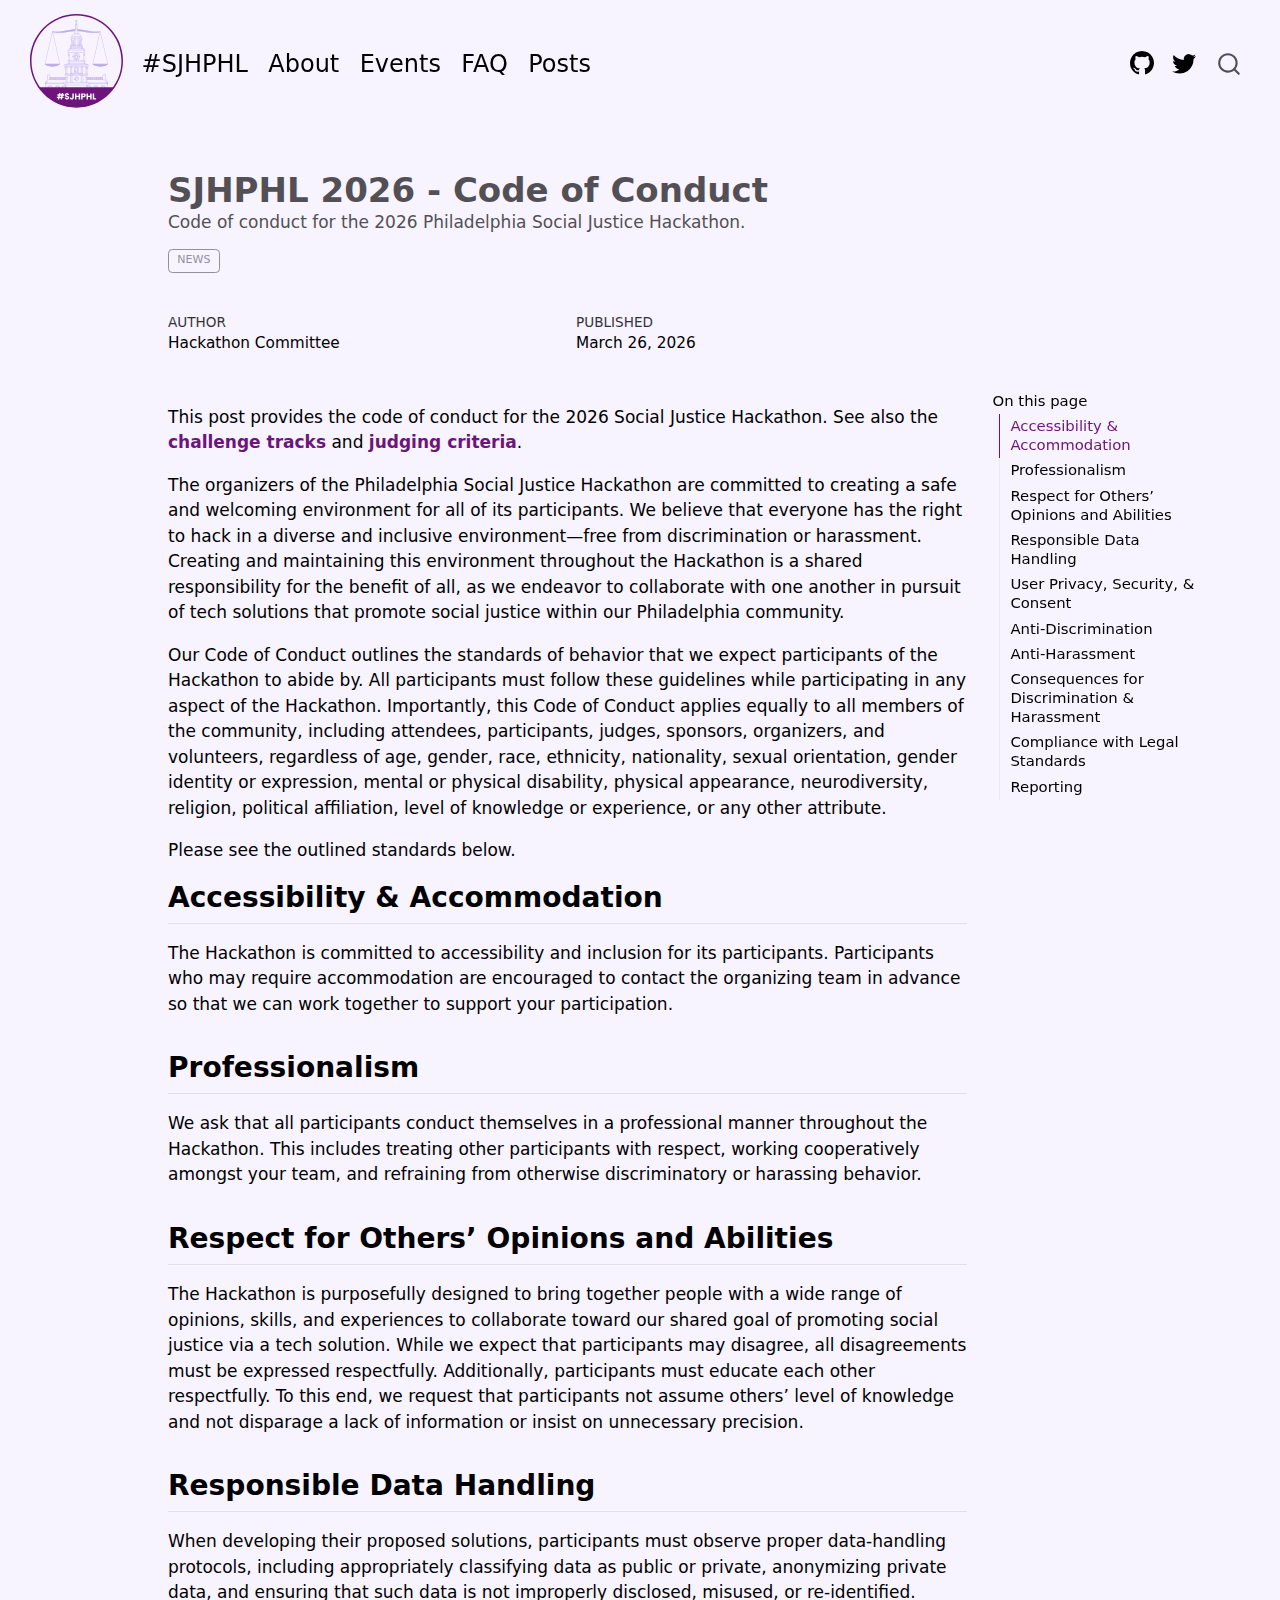
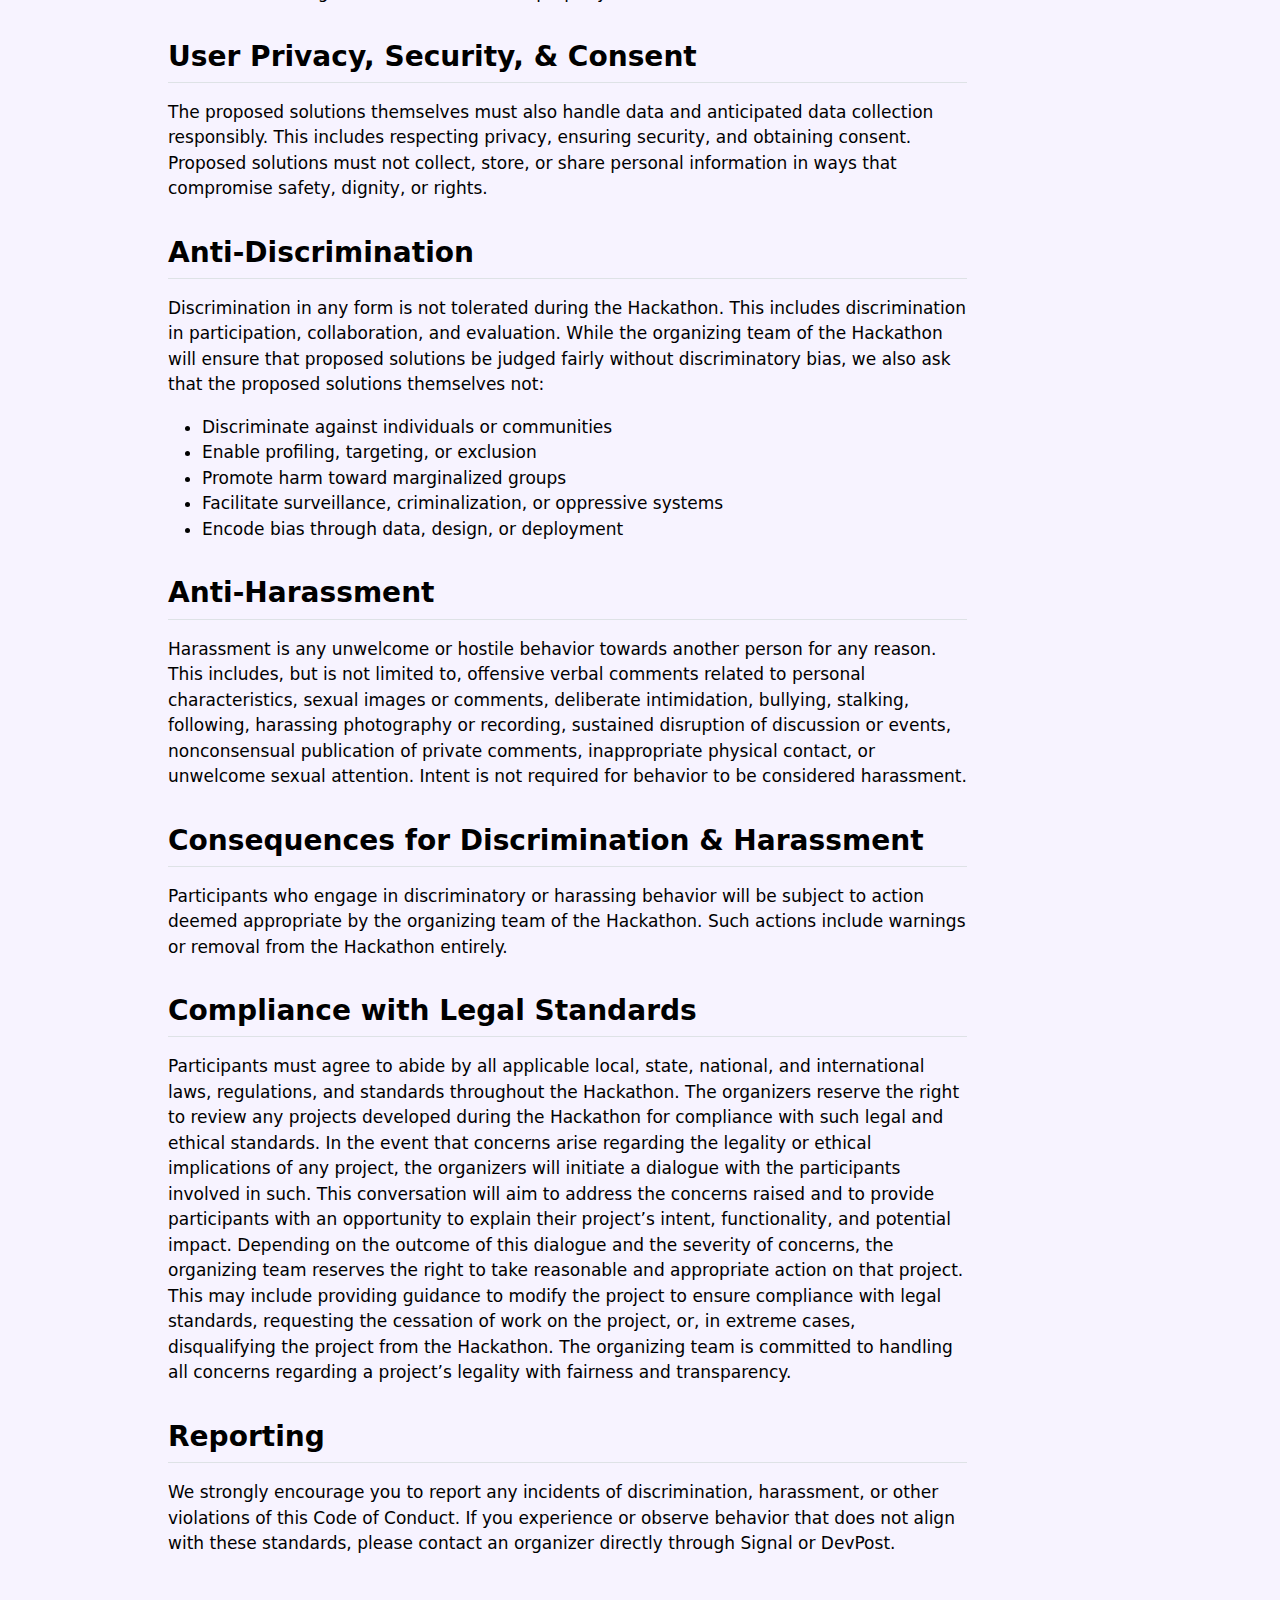
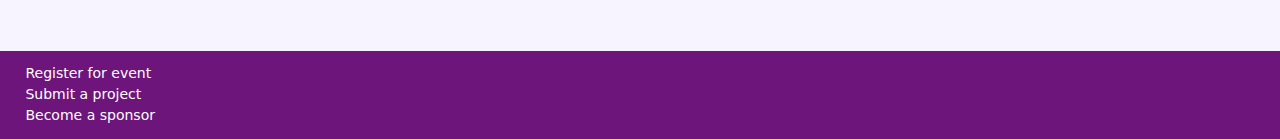
<file: posts/2026-03-26-code-of-conduct-judging-criteria.html>
<!DOCTYPE html>
<html xmlns="http://www.w3.org/1999/xhtml" lang="en" xml:lang="en"><head>

<meta charset="utf-8">
<meta name="generator" content="quarto-1.4.537">

<meta name="viewport" content="width=device-width, initial-scale=1.0, user-scalable=yes">

<meta name="author" content="Hackathon Committee">
<meta name="dcterms.date" content="2026-03-26">
<meta name="description" content="Code of conduct for the 2026 Philadelphia Social Justice Hackathon.">

<title>SJHPHL 2026 - Code of Conduct</title>
<style>
code{white-space: pre-wrap;}
span.smallcaps{font-variant: small-caps;}
div.columns{display: flex; gap: min(4vw, 1.5em);}
div.column{flex: auto; overflow-x: auto;}
div.hanging-indent{margin-left: 1.5em; text-indent: -1.5em;}
ul.task-list{list-style: none;}
ul.task-list li input[type="checkbox"] {
  width: 0.8em;
  margin: 0 0.8em 0.2em -1em; /* quarto-specific, see https://github.com/quarto-dev/quarto-cli/issues/4556 */ 
  vertical-align: middle;
}
</style>


<script src="../site_libs/quarto-nav/quarto-nav.js"></script>
<script src="../site_libs/quarto-nav/headroom.min.js"></script>
<script src="../site_libs/clipboard/clipboard.min.js"></script>
<script src="../site_libs/quarto-search/autocomplete.umd.js"></script>
<script src="../site_libs/quarto-search/fuse.min.js"></script>
<script src="../site_libs/quarto-search/quarto-search.js"></script>
<meta name="quarto:offset" content="../">
<script src="../site_libs/quarto-html/quarto.js"></script>
<script src="../site_libs/quarto-html/popper.min.js"></script>
<script src="../site_libs/quarto-html/tippy.umd.min.js"></script>
<script src="../site_libs/quarto-html/anchor.min.js"></script>
<link href="../site_libs/quarto-html/tippy.css" rel="stylesheet">
<link href="../site_libs/quarto-html/quarto-syntax-highlighting.css" rel="stylesheet" id="quarto-text-highlighting-styles">
<script src="../site_libs/bootstrap/bootstrap.min.js"></script>
<link href="../site_libs/bootstrap/bootstrap-icons.css" rel="stylesheet">
<link href="../site_libs/bootstrap/bootstrap.min.css" rel="stylesheet" id="quarto-bootstrap" data-mode="light">
<script id="quarto-search-options" type="application/json">{
  "location": "navbar",
  "copy-button": false,
  "collapse-after": 3,
  "panel-placement": "end",
  "type": "overlay",
  "limit": 50,
  "keyboard-shortcut": [
    "f",
    "/",
    "s"
  ],
  "show-item-context": false,
  "language": {
    "search-no-results-text": "No results",
    "search-matching-documents-text": "matching documents",
    "search-copy-link-title": "Copy link to search",
    "search-hide-matches-text": "Hide additional matches",
    "search-more-match-text": "more match in this document",
    "search-more-matches-text": "more matches in this document",
    "search-clear-button-title": "Clear",
    "search-text-placeholder": "",
    "search-detached-cancel-button-title": "Cancel",
    "search-submit-button-title": "Submit",
    "search-label": "Search"
  }
}</script>


<meta property="og:title" content="Philadelphia Social Justice Hackathon">
<meta property="og:description" content="The Philadelphia Social Justice Hackathon will be held at Penn Carey Law School from March 27-29, 2026, to bring students, programmers, and other ‘civic-minded hackers’ together – to work in collaboration with justice advocates, public servants, community legal providers, and members of the community.">
<meta property="og:image" content="/assets/preview.png">
<meta property="og:image:alt" content="A purple banner with the text: Philadelphia's Social Justice Hackathon; Penn Carey Law School; March 27-29">
<meta property="og:image:height" content="500">
<meta property="og:image:width" content="1500">
<meta property="og:locale" content="en_US">
<meta property="og:site_name" content="#SJHPHL">
</head>

<body class="nav-fixed">

<div id="quarto-search-results"></div>
  <header id="quarto-header" class="headroom fixed-top quarto-banner">
    <nav class="navbar navbar-expand-lg " data-bs-theme="dark">
      <div class="navbar-container container-fluid">
      <div class="navbar-brand-container mx-auto">
    <a href="../index.html" class="navbar-brand navbar-brand-logo">
    <img src="../assets/logo-large.svg" alt="" class="navbar-logo">
    </a>
  </div>
            <div id="quarto-search" class="" title="Search"></div>
          <button class="navbar-toggler" type="button" data-bs-toggle="collapse" data-bs-target="#navbarCollapse" aria-controls="navbarCollapse" aria-expanded="false" aria-label="Toggle navigation" onclick="if (window.quartoToggleHeadroom) { window.quartoToggleHeadroom(); }">
  <span class="navbar-toggler-icon"></span>
</button>
          <div class="collapse navbar-collapse" id="navbarCollapse">
            <ul class="navbar-nav navbar-nav-scroll me-auto">
  <li class="nav-item">
    <a class="nav-link" href="../index.html"> 
<span class="menu-text">#SJHPHL</span></a>
  </li>  
  <li class="nav-item">
    <a class="nav-link" href="../about.html"> 
<span class="menu-text">About</span></a>
  </li>  
  <li class="nav-item">
    <a class="nav-link" href="../events.html"> 
<span class="menu-text">Events</span></a>
  </li>  
  <li class="nav-item">
    <a class="nav-link" href="../faq.html"> 
<span class="menu-text">FAQ</span></a>
  </li>  
  <li class="nav-item">
    <a class="nav-link" href="../posts/index.html"> 
<span class="menu-text">Posts</span></a>
  </li>  
</ul>
            <ul class="navbar-nav navbar-nav-scroll ms-auto">
  <li class="nav-item compact">
    <a class="nav-link" href="https://github.com/socialjusticehackathon/"> <i class="bi bi-github" role="img">
</i> 
<span class="menu-text"></span></a>
  </li>  
  <li class="nav-item compact">
    <a class="nav-link" href="https://twitter.com/ssjhackathon"> <i class="bi bi-twitter" role="img">
</i> 
<span class="menu-text"></span></a>
  </li>  
</ul>
          </div> <!-- /navcollapse -->
          <div class="quarto-navbar-tools">
</div>
      </div> <!-- /container-fluid -->
    </nav>
</header>
<!-- content -->
<header id="title-block-header" class="quarto-title-block default page-columns page-full">
  <div class="quarto-title-banner page-columns page-full">
    <div class="quarto-title column-body">
      <h1 class="title">SJHPHL 2026 - Code of Conduct</h1>
                  <div>
        <div class="description">
          Code of conduct for the 2026 Philadelphia Social Justice Hackathon.
        </div>
      </div>
                          <div class="quarto-categories">
                <div class="quarto-category">news</div>
              </div>
                  </div>
  </div>
    
  
  <div class="quarto-title-meta">

      <div>
      <div class="quarto-title-meta-heading">Author</div>
      <div class="quarto-title-meta-contents">
               <p>Hackathon Committee </p>
            </div>
    </div>
      
      <div>
      <div class="quarto-title-meta-heading">Published</div>
      <div class="quarto-title-meta-contents">
        <p class="date">March 26, 2026</p>
      </div>
    </div>
    
      
    </div>
    
  
  </header><div id="quarto-content" class="quarto-container page-columns page-rows-contents page-layout-article page-navbar">
<!-- sidebar -->
<!-- margin-sidebar -->
    <div id="quarto-margin-sidebar" class="sidebar margin-sidebar">
        <nav id="TOC" role="doc-toc" class="toc-active">
    <h2 id="toc-title">On this page</h2>
   
  <ul>
  <li><a href="#accessibility-accommodation" id="toc-accessibility-accommodation" class="nav-link active" data-scroll-target="#accessibility-accommodation">Accessibility &amp; Accommodation</a></li>
  <li><a href="#professionalism" id="toc-professionalism" class="nav-link" data-scroll-target="#professionalism">Professionalism</a></li>
  <li><a href="#respect-for-others-opinions-and-abilities" id="toc-respect-for-others-opinions-and-abilities" class="nav-link" data-scroll-target="#respect-for-others-opinions-and-abilities">Respect for Others’ Opinions and Abilities</a></li>
  <li><a href="#responsible-data-handling" id="toc-responsible-data-handling" class="nav-link" data-scroll-target="#responsible-data-handling">Responsible Data Handling</a></li>
  <li><a href="#user-privacy-security-consent" id="toc-user-privacy-security-consent" class="nav-link" data-scroll-target="#user-privacy-security-consent">User Privacy, Security, &amp; Consent</a></li>
  <li><a href="#anti-discrimination" id="toc-anti-discrimination" class="nav-link" data-scroll-target="#anti-discrimination">Anti-Discrimination</a></li>
  <li><a href="#anti-harassment" id="toc-anti-harassment" class="nav-link" data-scroll-target="#anti-harassment">Anti-Harassment</a></li>
  <li><a href="#consequences-for-discrimination-harassment" id="toc-consequences-for-discrimination-harassment" class="nav-link" data-scroll-target="#consequences-for-discrimination-harassment">Consequences for Discrimination &amp; Harassment</a></li>
  <li><a href="#compliance-with-legal-standards" id="toc-compliance-with-legal-standards" class="nav-link" data-scroll-target="#compliance-with-legal-standards">Compliance with Legal Standards</a></li>
  <li><a href="#reporting" id="toc-reporting" class="nav-link" data-scroll-target="#reporting">Reporting</a></li>
  </ul>
</nav>
    </div>
<!-- main -->
<main class="content quarto-banner-title-block" id="quarto-document-content">





<p>This post provides the code of conduct for the 2026 Social Justice Hackathon. See also the <a href="../posts/2026-03-19-challenge-tracks.html">challenge tracks</a> and <a href="../posts/2026-03-26-judging-criteria.html">judging criteria</a>.</p>
<p>The organizers of the Philadelphia Social Justice Hackathon are committed to creating a safe and welcoming environment for all of its participants. We believe that everyone has the right to hack in a diverse and inclusive environment—free from discrimination or harassment. Creating and maintaining this environment throughout the Hackathon is a shared responsibility for the benefit of all, as we endeavor to collaborate with one another in pursuit of tech solutions that promote social justice within our Philadelphia community.</p>
<p>Our Code of Conduct outlines the standards of behavior that we expect participants of the Hackathon to abide by. All participants must follow these guidelines while participating in any aspect of the Hackathon. Importantly, this Code of Conduct applies equally to all members of the community, including attendees, participants, judges, sponsors, organizers, and volunteers, regardless of age, gender, race, ethnicity, nationality, sexual orientation, gender identity or expression, mental or physical disability, physical appearance, neurodiversity, religion, political affiliation, level of knowledge or experience, or any other attribute.</p>
<p>Please see the outlined standards below.</p>
<section id="accessibility-accommodation" class="level2">
<h2 class="anchored" data-anchor-id="accessibility-accommodation">Accessibility &amp; Accommodation</h2>
<p>The Hackathon is committed to accessibility and inclusion for its participants. Participants who may require accommodation are encouraged to contact the organizing team in advance so that we can work together to support your participation.</p>
</section>
<section id="professionalism" class="level2">
<h2 class="anchored" data-anchor-id="professionalism">Professionalism</h2>
<p>We ask that all participants conduct themselves in a professional manner throughout the Hackathon. This includes treating other participants with respect, working cooperatively amongst your team, and refraining from otherwise discriminatory or harassing behavior.</p>
</section>
<section id="respect-for-others-opinions-and-abilities" class="level2">
<h2 class="anchored" data-anchor-id="respect-for-others-opinions-and-abilities">Respect for Others’ Opinions and Abilities</h2>
<p>The Hackathon is purposefully designed to bring together people with a wide range of opinions, skills, and experiences to collaborate toward our shared goal of promoting social justice via a tech solution. While we expect that participants may disagree, all disagreements must be expressed respectfully. Additionally, participants must educate each other respectfully. To this end, we request that participants not assume others’ level of knowledge and not disparage a lack of information or insist on unnecessary precision.</p>
</section>
<section id="responsible-data-handling" class="level2">
<h2 class="anchored" data-anchor-id="responsible-data-handling">Responsible Data Handling</h2>
<p>When developing their proposed solutions, participants must observe proper data-handling protocols, including appropriately classifying data as public or private, anonymizing private data, and ensuring that such data is not improperly disclosed, misused, or re-identified.</p>
</section>
<section id="user-privacy-security-consent" class="level2">
<h2 class="anchored" data-anchor-id="user-privacy-security-consent">User Privacy, Security, &amp; Consent</h2>
<p>The proposed solutions themselves must also handle data and anticipated data collection responsibly. This includes respecting privacy, ensuring security, and obtaining consent. Proposed solutions must not collect, store, or share personal information in ways that compromise safety, dignity, or rights.</p>
</section>
<section id="anti-discrimination" class="level2">
<h2 class="anchored" data-anchor-id="anti-discrimination">Anti-Discrimination</h2>
<p>Discrimination in any form is not tolerated during the Hackathon. This includes discrimination in participation, collaboration, and evaluation. While the organizing team of the Hackathon will ensure that proposed solutions be judged fairly without discriminatory bias, we also ask that the proposed solutions themselves not:</p>
<ul>
<li>Discriminate against individuals or communities</li>
<li>Enable profiling, targeting, or exclusion</li>
<li>Promote harm toward marginalized groups</li>
<li>Facilitate surveillance, criminalization, or oppressive systems</li>
<li>Encode bias through data, design, or deployment</li>
</ul>
</section>
<section id="anti-harassment" class="level2">
<h2 class="anchored" data-anchor-id="anti-harassment">Anti-Harassment</h2>
<p>Harassment is any unwelcome or hostile behavior towards another person for any reason. This includes, but is not limited to, offensive verbal comments related to personal characteristics, sexual images or comments, deliberate intimidation, bullying, stalking, following, harassing photography or recording, sustained disruption of discussion or events, nonconsensual publication of private comments, inappropriate physical contact, or unwelcome sexual attention. Intent is not required for behavior to be considered harassment.</p>
</section>
<section id="consequences-for-discrimination-harassment" class="level2">
<h2 class="anchored" data-anchor-id="consequences-for-discrimination-harassment">Consequences for Discrimination &amp; Harassment</h2>
<p>Participants who engage in discriminatory or harassing behavior will be subject to action deemed appropriate by the organizing team of the Hackathon. Such actions include warnings or removal from the Hackathon entirely.</p>
</section>
<section id="compliance-with-legal-standards" class="level2">
<h2 class="anchored" data-anchor-id="compliance-with-legal-standards">Compliance with Legal Standards</h2>
<p>Participants must agree to abide by all applicable local, state, national, and international laws, regulations, and standards throughout the Hackathon. The organizers reserve the right to review any projects developed during the Hackathon for compliance with such legal and ethical standards. In the event that concerns arise regarding the legality or ethical implications of any project, the organizers will initiate a dialogue with the participants involved in such. This conversation will aim to address the concerns raised and to provide participants with an opportunity to explain their project’s intent, functionality, and potential impact. Depending on the outcome of this dialogue and the severity of concerns, the organizing team reserves the right to take reasonable and appropriate action on that project. This may include providing guidance to modify the project to ensure compliance with legal standards, requesting the cessation of work on the project, or, in extreme cases, disqualifying the project from the Hackathon. The organizing team is committed to handling all concerns regarding a project’s legality with fairness and transparency.</p>
</section>
<section id="reporting" class="level2">
<h2 class="anchored" data-anchor-id="reporting">Reporting</h2>
<p>We strongly encourage you to report any incidents of discrimination, harassment, or other violations of this Code of Conduct. If you experience or observe behavior that does not align with these standards, please contact an organizer directly through Signal or DevPost.</p>


</section>

</main> <!-- /main -->
<script id="quarto-html-after-body" type="application/javascript">
window.document.addEventListener("DOMContentLoaded", function (event) {
  const toggleBodyColorMode = (bsSheetEl) => {
    const mode = bsSheetEl.getAttribute("data-mode");
    const bodyEl = window.document.querySelector("body");
    if (mode === "dark") {
      bodyEl.classList.add("quarto-dark");
      bodyEl.classList.remove("quarto-light");
    } else {
      bodyEl.classList.add("quarto-light");
      bodyEl.classList.remove("quarto-dark");
    }
  }
  const toggleBodyColorPrimary = () => {
    const bsSheetEl = window.document.querySelector("link#quarto-bootstrap");
    if (bsSheetEl) {
      toggleBodyColorMode(bsSheetEl);
    }
  }
  toggleBodyColorPrimary();  
  const icon = "";
  const anchorJS = new window.AnchorJS();
  anchorJS.options = {
    placement: 'right',
    icon: icon
  };
  anchorJS.add('.anchored');
  const isCodeAnnotation = (el) => {
    for (const clz of el.classList) {
      if (clz.startsWith('code-annotation-')) {                     
        return true;
      }
    }
    return false;
  }
  const clipboard = new window.ClipboardJS('.code-copy-button', {
    text: function(trigger) {
      const codeEl = trigger.previousElementSibling.cloneNode(true);
      for (const childEl of codeEl.children) {
        if (isCodeAnnotation(childEl)) {
          childEl.remove();
        }
      }
      return codeEl.innerText;
    }
  });
  clipboard.on('success', function(e) {
    // button target
    const button = e.trigger;
    // don't keep focus
    button.blur();
    // flash "checked"
    button.classList.add('code-copy-button-checked');
    var currentTitle = button.getAttribute("title");
    button.setAttribute("title", "Copied!");
    let tooltip;
    if (window.bootstrap) {
      button.setAttribute("data-bs-toggle", "tooltip");
      button.setAttribute("data-bs-placement", "left");
      button.setAttribute("data-bs-title", "Copied!");
      tooltip = new bootstrap.Tooltip(button, 
        { trigger: "manual", 
          customClass: "code-copy-button-tooltip",
          offset: [0, -8]});
      tooltip.show();    
    }
    setTimeout(function() {
      if (tooltip) {
        tooltip.hide();
        button.removeAttribute("data-bs-title");
        button.removeAttribute("data-bs-toggle");
        button.removeAttribute("data-bs-placement");
      }
      button.setAttribute("title", currentTitle);
      button.classList.remove('code-copy-button-checked');
    }, 1000);
    // clear code selection
    e.clearSelection();
  });
  function tippyHover(el, contentFn, onTriggerFn, onUntriggerFn) {
    const config = {
      allowHTML: true,
      maxWidth: 500,
      delay: 100,
      arrow: false,
      appendTo: function(el) {
          return el.parentElement;
      },
      interactive: true,
      interactiveBorder: 10,
      theme: 'quarto',
      placement: 'bottom-start',
    };
    if (contentFn) {
      config.content = contentFn;
    }
    if (onTriggerFn) {
      config.onTrigger = onTriggerFn;
    }
    if (onUntriggerFn) {
      config.onUntrigger = onUntriggerFn;
    }
    window.tippy(el, config); 
  }
  const noterefs = window.document.querySelectorAll('a[role="doc-noteref"]');
  for (var i=0; i<noterefs.length; i++) {
    const ref = noterefs[i];
    tippyHover(ref, function() {
      // use id or data attribute instead here
      let href = ref.getAttribute('data-footnote-href') || ref.getAttribute('href');
      try { href = new URL(href).hash; } catch {}
      const id = href.replace(/^#\/?/, "");
      const note = window.document.getElementById(id);
      return note.innerHTML;
    });
  }
  const xrefs = window.document.querySelectorAll('a.quarto-xref');
  const processXRef = (id, note) => {
    // Strip column container classes
    const stripColumnClz = (el) => {
      el.classList.remove("page-full", "page-columns");
      if (el.children) {
        for (const child of el.children) {
          stripColumnClz(child);
        }
      }
    }
    stripColumnClz(note)
    if (id === null || id.startsWith('sec-')) {
      // Special case sections, only their first couple elements
      const container = document.createElement("div");
      if (note.children && note.children.length > 2) {
        container.appendChild(note.children[0].cloneNode(true));
        for (let i = 1; i < note.children.length; i++) {
          const child = note.children[i];
          if (child.tagName === "P" && child.innerText === "") {
            continue;
          } else {
            container.appendChild(child.cloneNode(true));
            break;
          }
        }
        if (window.Quarto?.typesetMath) {
          window.Quarto.typesetMath(container);
        }
        return container.innerHTML
      } else {
        if (window.Quarto?.typesetMath) {
          window.Quarto.typesetMath(note);
        }
        return note.innerHTML;
      }
    } else {
      // Remove any anchor links if they are present
      const anchorLink = note.querySelector('a.anchorjs-link');
      if (anchorLink) {
        anchorLink.remove();
      }
      if (window.Quarto?.typesetMath) {
        window.Quarto.typesetMath(note);
      }
      return note.innerHTML;
    }
  }
  for (var i=0; i<xrefs.length; i++) {
    const xref = xrefs[i];
    tippyHover(xref, undefined, function(instance) {
      instance.disable();
      let url = xref.getAttribute('href');
      let hash = undefined; 
      if (url.startsWith('#')) {
        hash = url;
      } else {
        try { hash = new URL(url).hash; } catch {}
      }
      if (hash) {
        const id = hash.replace(/^#\/?/, "");
        const note = window.document.getElementById(id);
        if (note !== null) {
          try {
            const html = processXRef(id, note.cloneNode(true));
            instance.setContent(html);
          } finally {
            instance.enable();
            instance.show();
          }
        } else {
          // See if we can fetch this
          fetch(url.split('#')[0])
          .then(res => res.text())
          .then(html => {
            const parser = new DOMParser();
            const htmlDoc = parser.parseFromString(html, "text/html");
            const note = htmlDoc.getElementById(id);
            if (note !== null) {
              const html = processXRef(id, note);
              instance.setContent(html);
            } 
          }).finally(() => {
            instance.enable();
            instance.show();
          });
        }
      } else {
        // See if we can fetch a full url (with no hash to target)
        // This is a special case and we should probably do some content thinning / targeting
        fetch(url)
        .then(res => res.text())
        .then(html => {
          const parser = new DOMParser();
          const htmlDoc = parser.parseFromString(html, "text/html");
          const note = htmlDoc.querySelector('main.content');
          if (note !== null) {
            // This should only happen for chapter cross references
            // (since there is no id in the URL)
            // remove the first header
            if (note.children.length > 0 && note.children[0].tagName === "HEADER") {
              note.children[0].remove();
            }
            const html = processXRef(null, note);
            instance.setContent(html);
          } 
        }).finally(() => {
          instance.enable();
          instance.show();
        });
      }
    }, function(instance) {
    });
  }
      let selectedAnnoteEl;
      const selectorForAnnotation = ( cell, annotation) => {
        let cellAttr = 'data-code-cell="' + cell + '"';
        let lineAttr = 'data-code-annotation="' +  annotation + '"';
        const selector = 'span[' + cellAttr + '][' + lineAttr + ']';
        return selector;
      }
      const selectCodeLines = (annoteEl) => {
        const doc = window.document;
        const targetCell = annoteEl.getAttribute("data-target-cell");
        const targetAnnotation = annoteEl.getAttribute("data-target-annotation");
        const annoteSpan = window.document.querySelector(selectorForAnnotation(targetCell, targetAnnotation));
        const lines = annoteSpan.getAttribute("data-code-lines").split(",");
        const lineIds = lines.map((line) => {
          return targetCell + "-" + line;
        })
        let top = null;
        let height = null;
        let parent = null;
        if (lineIds.length > 0) {
            //compute the position of the single el (top and bottom and make a div)
            const el = window.document.getElementById(lineIds[0]);
            top = el.offsetTop;
            height = el.offsetHeight;
            parent = el.parentElement.parentElement;
          if (lineIds.length > 1) {
            const lastEl = window.document.getElementById(lineIds[lineIds.length - 1]);
            const bottom = lastEl.offsetTop + lastEl.offsetHeight;
            height = bottom - top;
          }
          if (top !== null && height !== null && parent !== null) {
            // cook up a div (if necessary) and position it 
            let div = window.document.getElementById("code-annotation-line-highlight");
            if (div === null) {
              div = window.document.createElement("div");
              div.setAttribute("id", "code-annotation-line-highlight");
              div.style.position = 'absolute';
              parent.appendChild(div);
            }
            div.style.top = top - 2 + "px";
            div.style.height = height + 4 + "px";
            div.style.left = 0;
            let gutterDiv = window.document.getElementById("code-annotation-line-highlight-gutter");
            if (gutterDiv === null) {
              gutterDiv = window.document.createElement("div");
              gutterDiv.setAttribute("id", "code-annotation-line-highlight-gutter");
              gutterDiv.style.position = 'absolute';
              const codeCell = window.document.getElementById(targetCell);
              const gutter = codeCell.querySelector('.code-annotation-gutter');
              gutter.appendChild(gutterDiv);
            }
            gutterDiv.style.top = top - 2 + "px";
            gutterDiv.style.height = height + 4 + "px";
          }
          selectedAnnoteEl = annoteEl;
        }
      };
      const unselectCodeLines = () => {
        const elementsIds = ["code-annotation-line-highlight", "code-annotation-line-highlight-gutter"];
        elementsIds.forEach((elId) => {
          const div = window.document.getElementById(elId);
          if (div) {
            div.remove();
          }
        });
        selectedAnnoteEl = undefined;
      };
        // Handle positioning of the toggle
    window.addEventListener(
      "resize",
      throttle(() => {
        elRect = undefined;
        if (selectedAnnoteEl) {
          selectCodeLines(selectedAnnoteEl);
        }
      }, 10)
    );
    function throttle(fn, ms) {
    let throttle = false;
    let timer;
      return (...args) => {
        if(!throttle) { // first call gets through
            fn.apply(this, args);
            throttle = true;
        } else { // all the others get throttled
            if(timer) clearTimeout(timer); // cancel #2
            timer = setTimeout(() => {
              fn.apply(this, args);
              timer = throttle = false;
            }, ms);
        }
      };
    }
      // Attach click handler to the DT
      const annoteDls = window.document.querySelectorAll('dt[data-target-cell]');
      for (const annoteDlNode of annoteDls) {
        annoteDlNode.addEventListener('click', (event) => {
          const clickedEl = event.target;
          if (clickedEl !== selectedAnnoteEl) {
            unselectCodeLines();
            const activeEl = window.document.querySelector('dt[data-target-cell].code-annotation-active');
            if (activeEl) {
              activeEl.classList.remove('code-annotation-active');
            }
            selectCodeLines(clickedEl);
            clickedEl.classList.add('code-annotation-active');
          } else {
            // Unselect the line
            unselectCodeLines();
            clickedEl.classList.remove('code-annotation-active');
          }
        });
      }
  const findCites = (el) => {
    const parentEl = el.parentElement;
    if (parentEl) {
      const cites = parentEl.dataset.cites;
      if (cites) {
        return {
          el,
          cites: cites.split(' ')
        };
      } else {
        return findCites(el.parentElement)
      }
    } else {
      return undefined;
    }
  };
  var bibliorefs = window.document.querySelectorAll('a[role="doc-biblioref"]');
  for (var i=0; i<bibliorefs.length; i++) {
    const ref = bibliorefs[i];
    const citeInfo = findCites(ref);
    if (citeInfo) {
      tippyHover(citeInfo.el, function() {
        var popup = window.document.createElement('div');
        citeInfo.cites.forEach(function(cite) {
          var citeDiv = window.document.createElement('div');
          citeDiv.classList.add('hanging-indent');
          citeDiv.classList.add('csl-entry');
          var biblioDiv = window.document.getElementById('ref-' + cite);
          if (biblioDiv) {
            citeDiv.innerHTML = biblioDiv.innerHTML;
          }
          popup.appendChild(citeDiv);
        });
        return popup.innerHTML;
      });
    }
  }
});
</script>
</div> <!-- /content -->
<footer class="footer">
  <div class="nav-footer">
    <div class="nav-footer-left">
      <ul class="footer-items list-unstyled">
    <li class="nav-item">
    <a class="nav-link" href="https://www.eventbrite.com/e/1983329295312">
<p>Register for event</p>
</a>
  </li>  
    <li class="nav-item">
    <a class="nav-link" href="https://docs.google.com/forms/d/e/1FAIpQLSfUVtuWdj3NytRAThzxfP9og4ZH9EJjzq1DSzb58CEmqItCcQ/viewform?usp=sharing">
<p>Submit a project</p>
</a>
  </li>  
    <li class="nav-item">
    <a class="nav-link" href="mailto:info@socialjusticehackathon.com">
<p>Become a sponsor</p>
</a>
  </li>  
</ul>
    </div>   
    <div class="nav-footer-center">
      &nbsp;
    </div>
    <div class="nav-footer-right">
      &nbsp;
    </div>
  </div>
</footer>




</body></html>
</file>
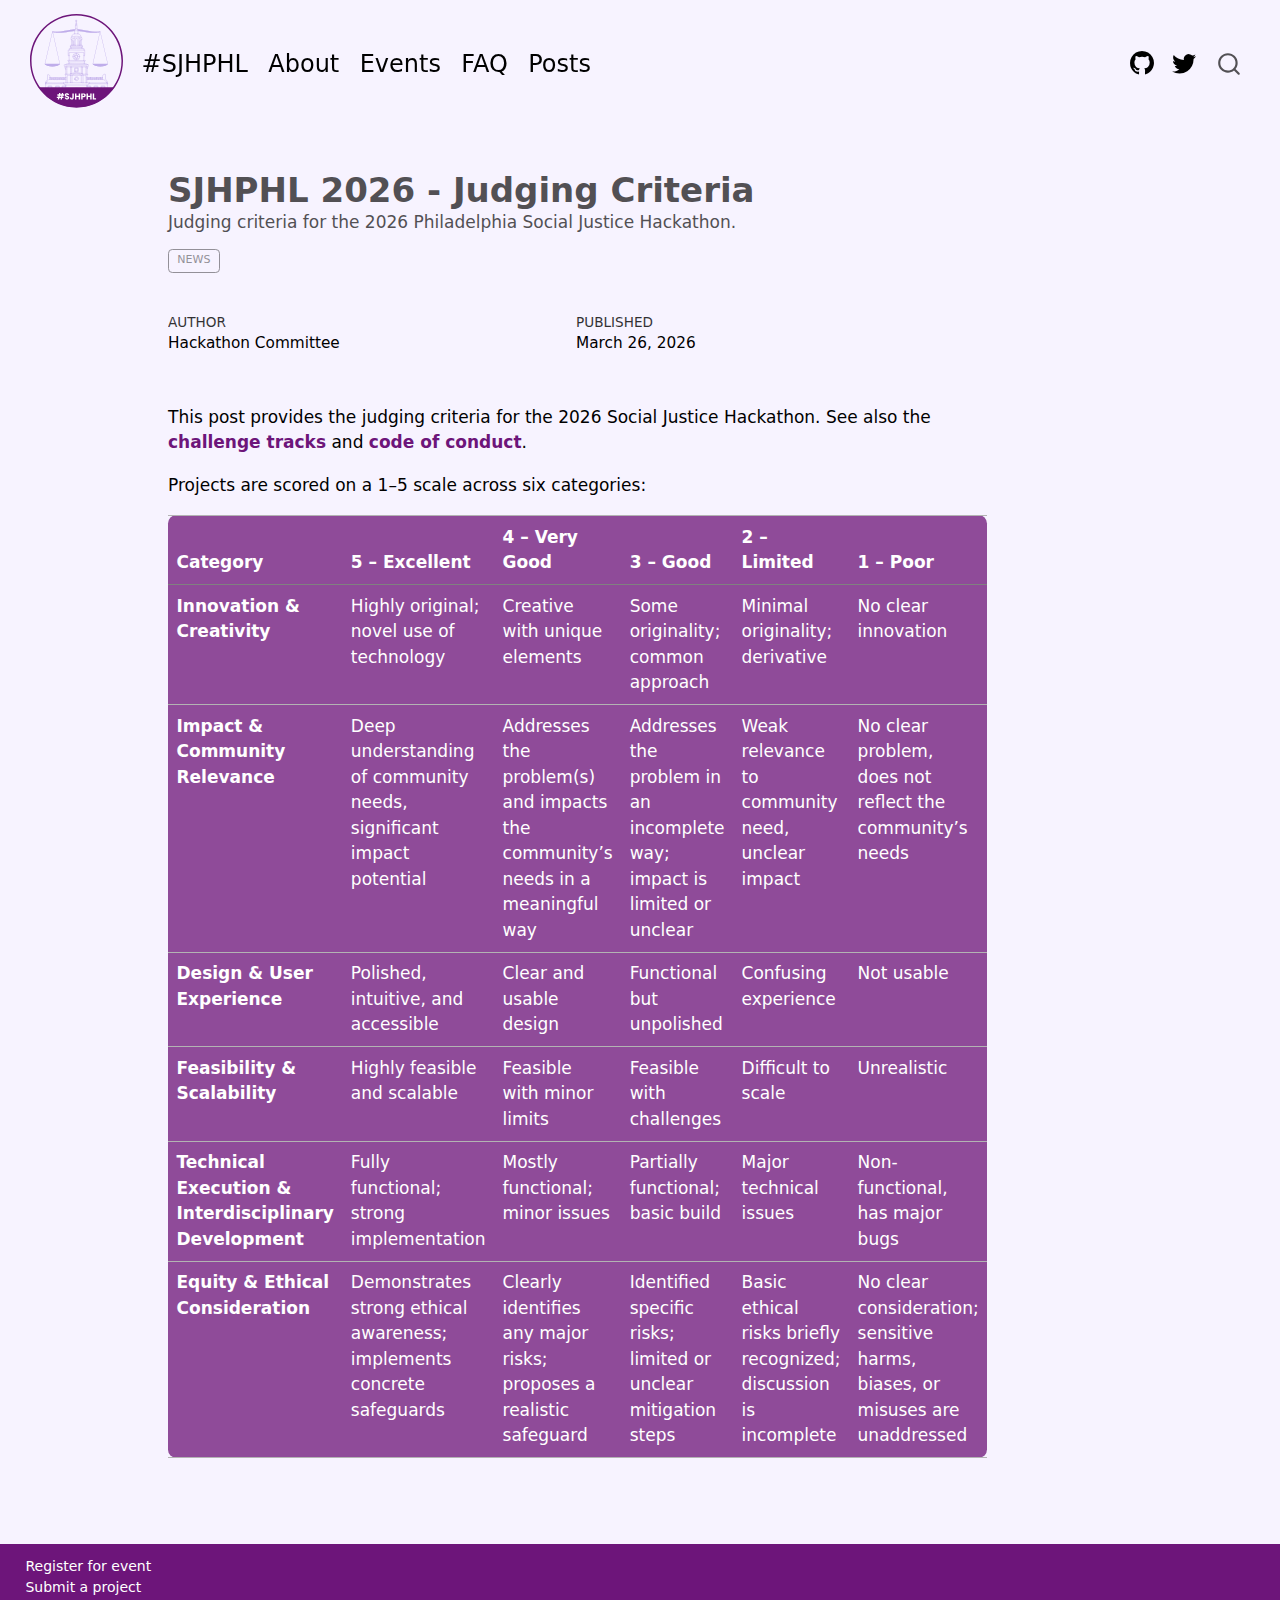
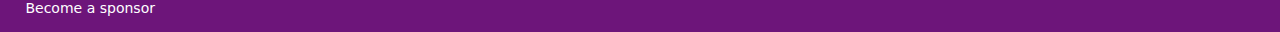
<file: posts/2026-03-26-judging-criteria.html>
<!DOCTYPE html>
<html xmlns="http://www.w3.org/1999/xhtml" lang="en" xml:lang="en"><head>

<meta charset="utf-8">
<meta name="generator" content="quarto-1.4.537">

<meta name="viewport" content="width=device-width, initial-scale=1.0, user-scalable=yes">

<meta name="author" content="Hackathon Committee">
<meta name="dcterms.date" content="2026-03-26">
<meta name="description" content="Judging criteria for the 2026 Philadelphia Social Justice Hackathon.">

<title>SJHPHL 2026 - Judging Criteria</title>
<style>
code{white-space: pre-wrap;}
span.smallcaps{font-variant: small-caps;}
div.columns{display: flex; gap: min(4vw, 1.5em);}
div.column{flex: auto; overflow-x: auto;}
div.hanging-indent{margin-left: 1.5em; text-indent: -1.5em;}
ul.task-list{list-style: none;}
ul.task-list li input[type="checkbox"] {
  width: 0.8em;
  margin: 0 0.8em 0.2em -1em; /* quarto-specific, see https://github.com/quarto-dev/quarto-cli/issues/4556 */ 
  vertical-align: middle;
}
</style>


<script src="../site_libs/quarto-nav/quarto-nav.js"></script>
<script src="../site_libs/quarto-nav/headroom.min.js"></script>
<script src="../site_libs/clipboard/clipboard.min.js"></script>
<script src="../site_libs/quarto-search/autocomplete.umd.js"></script>
<script src="../site_libs/quarto-search/fuse.min.js"></script>
<script src="../site_libs/quarto-search/quarto-search.js"></script>
<meta name="quarto:offset" content="../">
<script src="../site_libs/quarto-html/quarto.js"></script>
<script src="../site_libs/quarto-html/popper.min.js"></script>
<script src="../site_libs/quarto-html/tippy.umd.min.js"></script>
<script src="../site_libs/quarto-html/anchor.min.js"></script>
<link href="../site_libs/quarto-html/tippy.css" rel="stylesheet">
<link href="../site_libs/quarto-html/quarto-syntax-highlighting.css" rel="stylesheet" id="quarto-text-highlighting-styles">
<script src="../site_libs/bootstrap/bootstrap.min.js"></script>
<link href="../site_libs/bootstrap/bootstrap-icons.css" rel="stylesheet">
<link href="../site_libs/bootstrap/bootstrap.min.css" rel="stylesheet" id="quarto-bootstrap" data-mode="light">
<script id="quarto-search-options" type="application/json">{
  "location": "navbar",
  "copy-button": false,
  "collapse-after": 3,
  "panel-placement": "end",
  "type": "overlay",
  "limit": 50,
  "keyboard-shortcut": [
    "f",
    "/",
    "s"
  ],
  "show-item-context": false,
  "language": {
    "search-no-results-text": "No results",
    "search-matching-documents-text": "matching documents",
    "search-copy-link-title": "Copy link to search",
    "search-hide-matches-text": "Hide additional matches",
    "search-more-match-text": "more match in this document",
    "search-more-matches-text": "more matches in this document",
    "search-clear-button-title": "Clear",
    "search-text-placeholder": "",
    "search-detached-cancel-button-title": "Cancel",
    "search-submit-button-title": "Submit",
    "search-label": "Search"
  }
}</script>


<meta property="og:title" content="Philadelphia Social Justice Hackathon">
<meta property="og:description" content="The Philadelphia Social Justice Hackathon will be held at Penn Carey Law School from March 27-29, 2026, to bring students, programmers, and other ‘civic-minded hackers’ together – to work in collaboration with justice advocates, public servants, community legal providers, and members of the community.">
<meta property="og:image" content="/assets/preview.png">
<meta property="og:image:alt" content="A purple banner with the text: Philadelphia's Social Justice Hackathon; Penn Carey Law School; March 27-29">
<meta property="og:image:height" content="500">
<meta property="og:image:width" content="1500">
<meta property="og:locale" content="en_US">
<meta property="og:site_name" content="#SJHPHL">
</head>

<body class="nav-fixed">

<div id="quarto-search-results"></div>
  <header id="quarto-header" class="headroom fixed-top quarto-banner">
    <nav class="navbar navbar-expand-lg " data-bs-theme="dark">
      <div class="navbar-container container-fluid">
      <div class="navbar-brand-container mx-auto">
    <a href="../index.html" class="navbar-brand navbar-brand-logo">
    <img src="../assets/logo-large.svg" alt="" class="navbar-logo">
    </a>
  </div>
            <div id="quarto-search" class="" title="Search"></div>
          <button class="navbar-toggler" type="button" data-bs-toggle="collapse" data-bs-target="#navbarCollapse" aria-controls="navbarCollapse" aria-expanded="false" aria-label="Toggle navigation" onclick="if (window.quartoToggleHeadroom) { window.quartoToggleHeadroom(); }">
  <span class="navbar-toggler-icon"></span>
</button>
          <div class="collapse navbar-collapse" id="navbarCollapse">
            <ul class="navbar-nav navbar-nav-scroll me-auto">
  <li class="nav-item">
    <a class="nav-link" href="../index.html"> 
<span class="menu-text">#SJHPHL</span></a>
  </li>  
  <li class="nav-item">
    <a class="nav-link" href="../about.html"> 
<span class="menu-text">About</span></a>
  </li>  
  <li class="nav-item">
    <a class="nav-link" href="../events.html"> 
<span class="menu-text">Events</span></a>
  </li>  
  <li class="nav-item">
    <a class="nav-link" href="../faq.html"> 
<span class="menu-text">FAQ</span></a>
  </li>  
  <li class="nav-item">
    <a class="nav-link" href="../posts/index.html"> 
<span class="menu-text">Posts</span></a>
  </li>  
</ul>
            <ul class="navbar-nav navbar-nav-scroll ms-auto">
  <li class="nav-item compact">
    <a class="nav-link" href="https://github.com/socialjusticehackathon/"> <i class="bi bi-github" role="img">
</i> 
<span class="menu-text"></span></a>
  </li>  
  <li class="nav-item compact">
    <a class="nav-link" href="https://twitter.com/ssjhackathon"> <i class="bi bi-twitter" role="img">
</i> 
<span class="menu-text"></span></a>
  </li>  
</ul>
          </div> <!-- /navcollapse -->
          <div class="quarto-navbar-tools">
</div>
      </div> <!-- /container-fluid -->
    </nav>
</header>
<!-- content -->
<header id="title-block-header" class="quarto-title-block default page-columns page-full">
  <div class="quarto-title-banner page-columns page-full">
    <div class="quarto-title column-body">
      <h1 class="title">SJHPHL 2026 - Judging Criteria</h1>
                  <div>
        <div class="description">
          Judging criteria for the 2026 Philadelphia Social Justice Hackathon.
        </div>
      </div>
                          <div class="quarto-categories">
                <div class="quarto-category">news</div>
              </div>
                  </div>
  </div>
    
  
  <div class="quarto-title-meta">

      <div>
      <div class="quarto-title-meta-heading">Author</div>
      <div class="quarto-title-meta-contents">
               <p>Hackathon Committee </p>
            </div>
    </div>
      
      <div>
      <div class="quarto-title-meta-heading">Published</div>
      <div class="quarto-title-meta-contents">
        <p class="date">March 26, 2026</p>
      </div>
    </div>
    
      
    </div>
    
  
  </header><div id="quarto-content" class="quarto-container page-columns page-rows-contents page-layout-article page-navbar">
<!-- sidebar -->
<!-- margin-sidebar -->
    <div id="quarto-margin-sidebar" class="sidebar margin-sidebar">
        
    </div>
<!-- main -->
<main class="content quarto-banner-title-block" id="quarto-document-content">





<p>This post provides the judging criteria for the 2026 Social Justice Hackathon. See also the <a href="../posts/2026-03-19-challenge-tracks.html">challenge tracks</a> and <a href="../posts/2026-03-26-code-of-conduct-judging-criteria.html">code of conduct</a>.</p>
<p>Projects are scored on a 1–5 scale across six categories:</p>
<table class="table">
<colgroup>
<col style="width: 16%">
<col style="width: 16%">
<col style="width: 16%">
<col style="width: 16%">
<col style="width: 16%">
<col style="width: 16%">
</colgroup>
<thead>
<tr class="header">
<th>Category</th>
<th>5 – Excellent</th>
<th>4 – Very Good</th>
<th>3 – Good</th>
<th>2 – Limited</th>
<th>1 – Poor</th>
</tr>
</thead>
<tbody>
<tr class="odd">
<td><strong>Innovation &amp; Creativity</strong></td>
<td>Highly original; novel use of technology</td>
<td>Creative with unique elements</td>
<td>Some originality; common approach</td>
<td>Minimal originality; derivative</td>
<td>No clear innovation</td>
</tr>
<tr class="even">
<td><strong>Impact &amp; Community Relevance</strong></td>
<td>Deep understanding of community needs, significant impact potential</td>
<td>Addresses the problem(s) and impacts the community’s needs in a meaningful way</td>
<td>Addresses the problem in an incomplete way; impact is limited or unclear</td>
<td>Weak relevance to community need, unclear impact</td>
<td>No clear problem, does not reflect the community’s needs</td>
</tr>
<tr class="odd">
<td><strong>Design &amp; User Experience</strong></td>
<td>Polished, intuitive, and accessible</td>
<td>Clear and usable design</td>
<td>Functional but unpolished</td>
<td>Confusing experience</td>
<td>Not usable</td>
</tr>
<tr class="even">
<td><strong>Feasibility &amp; Scalability</strong></td>
<td>Highly feasible and scalable</td>
<td>Feasible with minor limits</td>
<td>Feasible with challenges</td>
<td>Difficult to scale</td>
<td>Unrealistic</td>
</tr>
<tr class="odd">
<td><strong>Technical Execution &amp; Interdisciplinary Development</strong></td>
<td>Fully functional; strong implementation</td>
<td>Mostly functional; minor issues</td>
<td>Partially functional; basic build</td>
<td>Major technical issues</td>
<td>Non-functional, has major bugs</td>
</tr>
<tr class="even">
<td><strong>Equity &amp; Ethical Consideration</strong></td>
<td>Demonstrates strong ethical awareness; implements concrete safeguards</td>
<td>Clearly identifies any major risks; proposes a realistic safeguard</td>
<td>Identified specific risks; limited or unclear mitigation steps</td>
<td>Basic ethical risks briefly recognized; discussion is incomplete</td>
<td>No clear consideration; sensitive harms, biases, or misuses are unaddressed</td>
</tr>
</tbody>
</table>



</main> <!-- /main -->
<script id="quarto-html-after-body" type="application/javascript">
window.document.addEventListener("DOMContentLoaded", function (event) {
  const toggleBodyColorMode = (bsSheetEl) => {
    const mode = bsSheetEl.getAttribute("data-mode");
    const bodyEl = window.document.querySelector("body");
    if (mode === "dark") {
      bodyEl.classList.add("quarto-dark");
      bodyEl.classList.remove("quarto-light");
    } else {
      bodyEl.classList.add("quarto-light");
      bodyEl.classList.remove("quarto-dark");
    }
  }
  const toggleBodyColorPrimary = () => {
    const bsSheetEl = window.document.querySelector("link#quarto-bootstrap");
    if (bsSheetEl) {
      toggleBodyColorMode(bsSheetEl);
    }
  }
  toggleBodyColorPrimary();  
  const icon = "";
  const anchorJS = new window.AnchorJS();
  anchorJS.options = {
    placement: 'right',
    icon: icon
  };
  anchorJS.add('.anchored');
  const isCodeAnnotation = (el) => {
    for (const clz of el.classList) {
      if (clz.startsWith('code-annotation-')) {                     
        return true;
      }
    }
    return false;
  }
  const clipboard = new window.ClipboardJS('.code-copy-button', {
    text: function(trigger) {
      const codeEl = trigger.previousElementSibling.cloneNode(true);
      for (const childEl of codeEl.children) {
        if (isCodeAnnotation(childEl)) {
          childEl.remove();
        }
      }
      return codeEl.innerText;
    }
  });
  clipboard.on('success', function(e) {
    // button target
    const button = e.trigger;
    // don't keep focus
    button.blur();
    // flash "checked"
    button.classList.add('code-copy-button-checked');
    var currentTitle = button.getAttribute("title");
    button.setAttribute("title", "Copied!");
    let tooltip;
    if (window.bootstrap) {
      button.setAttribute("data-bs-toggle", "tooltip");
      button.setAttribute("data-bs-placement", "left");
      button.setAttribute("data-bs-title", "Copied!");
      tooltip = new bootstrap.Tooltip(button, 
        { trigger: "manual", 
          customClass: "code-copy-button-tooltip",
          offset: [0, -8]});
      tooltip.show();    
    }
    setTimeout(function() {
      if (tooltip) {
        tooltip.hide();
        button.removeAttribute("data-bs-title");
        button.removeAttribute("data-bs-toggle");
        button.removeAttribute("data-bs-placement");
      }
      button.setAttribute("title", currentTitle);
      button.classList.remove('code-copy-button-checked');
    }, 1000);
    // clear code selection
    e.clearSelection();
  });
  function tippyHover(el, contentFn, onTriggerFn, onUntriggerFn) {
    const config = {
      allowHTML: true,
      maxWidth: 500,
      delay: 100,
      arrow: false,
      appendTo: function(el) {
          return el.parentElement;
      },
      interactive: true,
      interactiveBorder: 10,
      theme: 'quarto',
      placement: 'bottom-start',
    };
    if (contentFn) {
      config.content = contentFn;
    }
    if (onTriggerFn) {
      config.onTrigger = onTriggerFn;
    }
    if (onUntriggerFn) {
      config.onUntrigger = onUntriggerFn;
    }
    window.tippy(el, config); 
  }
  const noterefs = window.document.querySelectorAll('a[role="doc-noteref"]');
  for (var i=0; i<noterefs.length; i++) {
    const ref = noterefs[i];
    tippyHover(ref, function() {
      // use id or data attribute instead here
      let href = ref.getAttribute('data-footnote-href') || ref.getAttribute('href');
      try { href = new URL(href).hash; } catch {}
      const id = href.replace(/^#\/?/, "");
      const note = window.document.getElementById(id);
      return note.innerHTML;
    });
  }
  const xrefs = window.document.querySelectorAll('a.quarto-xref');
  const processXRef = (id, note) => {
    // Strip column container classes
    const stripColumnClz = (el) => {
      el.classList.remove("page-full", "page-columns");
      if (el.children) {
        for (const child of el.children) {
          stripColumnClz(child);
        }
      }
    }
    stripColumnClz(note)
    if (id === null || id.startsWith('sec-')) {
      // Special case sections, only their first couple elements
      const container = document.createElement("div");
      if (note.children && note.children.length > 2) {
        container.appendChild(note.children[0].cloneNode(true));
        for (let i = 1; i < note.children.length; i++) {
          const child = note.children[i];
          if (child.tagName === "P" && child.innerText === "") {
            continue;
          } else {
            container.appendChild(child.cloneNode(true));
            break;
          }
        }
        if (window.Quarto?.typesetMath) {
          window.Quarto.typesetMath(container);
        }
        return container.innerHTML
      } else {
        if (window.Quarto?.typesetMath) {
          window.Quarto.typesetMath(note);
        }
        return note.innerHTML;
      }
    } else {
      // Remove any anchor links if they are present
      const anchorLink = note.querySelector('a.anchorjs-link');
      if (anchorLink) {
        anchorLink.remove();
      }
      if (window.Quarto?.typesetMath) {
        window.Quarto.typesetMath(note);
      }
      return note.innerHTML;
    }
  }
  for (var i=0; i<xrefs.length; i++) {
    const xref = xrefs[i];
    tippyHover(xref, undefined, function(instance) {
      instance.disable();
      let url = xref.getAttribute('href');
      let hash = undefined; 
      if (url.startsWith('#')) {
        hash = url;
      } else {
        try { hash = new URL(url).hash; } catch {}
      }
      if (hash) {
        const id = hash.replace(/^#\/?/, "");
        const note = window.document.getElementById(id);
        if (note !== null) {
          try {
            const html = processXRef(id, note.cloneNode(true));
            instance.setContent(html);
          } finally {
            instance.enable();
            instance.show();
          }
        } else {
          // See if we can fetch this
          fetch(url.split('#')[0])
          .then(res => res.text())
          .then(html => {
            const parser = new DOMParser();
            const htmlDoc = parser.parseFromString(html, "text/html");
            const note = htmlDoc.getElementById(id);
            if (note !== null) {
              const html = processXRef(id, note);
              instance.setContent(html);
            } 
          }).finally(() => {
            instance.enable();
            instance.show();
          });
        }
      } else {
        // See if we can fetch a full url (with no hash to target)
        // This is a special case and we should probably do some content thinning / targeting
        fetch(url)
        .then(res => res.text())
        .then(html => {
          const parser = new DOMParser();
          const htmlDoc = parser.parseFromString(html, "text/html");
          const note = htmlDoc.querySelector('main.content');
          if (note !== null) {
            // This should only happen for chapter cross references
            // (since there is no id in the URL)
            // remove the first header
            if (note.children.length > 0 && note.children[0].tagName === "HEADER") {
              note.children[0].remove();
            }
            const html = processXRef(null, note);
            instance.setContent(html);
          } 
        }).finally(() => {
          instance.enable();
          instance.show();
        });
      }
    }, function(instance) {
    });
  }
      let selectedAnnoteEl;
      const selectorForAnnotation = ( cell, annotation) => {
        let cellAttr = 'data-code-cell="' + cell + '"';
        let lineAttr = 'data-code-annotation="' +  annotation + '"';
        const selector = 'span[' + cellAttr + '][' + lineAttr + ']';
        return selector;
      }
      const selectCodeLines = (annoteEl) => {
        const doc = window.document;
        const targetCell = annoteEl.getAttribute("data-target-cell");
        const targetAnnotation = annoteEl.getAttribute("data-target-annotation");
        const annoteSpan = window.document.querySelector(selectorForAnnotation(targetCell, targetAnnotation));
        const lines = annoteSpan.getAttribute("data-code-lines").split(",");
        const lineIds = lines.map((line) => {
          return targetCell + "-" + line;
        })
        let top = null;
        let height = null;
        let parent = null;
        if (lineIds.length > 0) {
            //compute the position of the single el (top and bottom and make a div)
            const el = window.document.getElementById(lineIds[0]);
            top = el.offsetTop;
            height = el.offsetHeight;
            parent = el.parentElement.parentElement;
          if (lineIds.length > 1) {
            const lastEl = window.document.getElementById(lineIds[lineIds.length - 1]);
            const bottom = lastEl.offsetTop + lastEl.offsetHeight;
            height = bottom - top;
          }
          if (top !== null && height !== null && parent !== null) {
            // cook up a div (if necessary) and position it 
            let div = window.document.getElementById("code-annotation-line-highlight");
            if (div === null) {
              div = window.document.createElement("div");
              div.setAttribute("id", "code-annotation-line-highlight");
              div.style.position = 'absolute';
              parent.appendChild(div);
            }
            div.style.top = top - 2 + "px";
            div.style.height = height + 4 + "px";
            div.style.left = 0;
            let gutterDiv = window.document.getElementById("code-annotation-line-highlight-gutter");
            if (gutterDiv === null) {
              gutterDiv = window.document.createElement("div");
              gutterDiv.setAttribute("id", "code-annotation-line-highlight-gutter");
              gutterDiv.style.position = 'absolute';
              const codeCell = window.document.getElementById(targetCell);
              const gutter = codeCell.querySelector('.code-annotation-gutter');
              gutter.appendChild(gutterDiv);
            }
            gutterDiv.style.top = top - 2 + "px";
            gutterDiv.style.height = height + 4 + "px";
          }
          selectedAnnoteEl = annoteEl;
        }
      };
      const unselectCodeLines = () => {
        const elementsIds = ["code-annotation-line-highlight", "code-annotation-line-highlight-gutter"];
        elementsIds.forEach((elId) => {
          const div = window.document.getElementById(elId);
          if (div) {
            div.remove();
          }
        });
        selectedAnnoteEl = undefined;
      };
        // Handle positioning of the toggle
    window.addEventListener(
      "resize",
      throttle(() => {
        elRect = undefined;
        if (selectedAnnoteEl) {
          selectCodeLines(selectedAnnoteEl);
        }
      }, 10)
    );
    function throttle(fn, ms) {
    let throttle = false;
    let timer;
      return (...args) => {
        if(!throttle) { // first call gets through
            fn.apply(this, args);
            throttle = true;
        } else { // all the others get throttled
            if(timer) clearTimeout(timer); // cancel #2
            timer = setTimeout(() => {
              fn.apply(this, args);
              timer = throttle = false;
            }, ms);
        }
      };
    }
      // Attach click handler to the DT
      const annoteDls = window.document.querySelectorAll('dt[data-target-cell]');
      for (const annoteDlNode of annoteDls) {
        annoteDlNode.addEventListener('click', (event) => {
          const clickedEl = event.target;
          if (clickedEl !== selectedAnnoteEl) {
            unselectCodeLines();
            const activeEl = window.document.querySelector('dt[data-target-cell].code-annotation-active');
            if (activeEl) {
              activeEl.classList.remove('code-annotation-active');
            }
            selectCodeLines(clickedEl);
            clickedEl.classList.add('code-annotation-active');
          } else {
            // Unselect the line
            unselectCodeLines();
            clickedEl.classList.remove('code-annotation-active');
          }
        });
      }
  const findCites = (el) => {
    const parentEl = el.parentElement;
    if (parentEl) {
      const cites = parentEl.dataset.cites;
      if (cites) {
        return {
          el,
          cites: cites.split(' ')
        };
      } else {
        return findCites(el.parentElement)
      }
    } else {
      return undefined;
    }
  };
  var bibliorefs = window.document.querySelectorAll('a[role="doc-biblioref"]');
  for (var i=0; i<bibliorefs.length; i++) {
    const ref = bibliorefs[i];
    const citeInfo = findCites(ref);
    if (citeInfo) {
      tippyHover(citeInfo.el, function() {
        var popup = window.document.createElement('div');
        citeInfo.cites.forEach(function(cite) {
          var citeDiv = window.document.createElement('div');
          citeDiv.classList.add('hanging-indent');
          citeDiv.classList.add('csl-entry');
          var biblioDiv = window.document.getElementById('ref-' + cite);
          if (biblioDiv) {
            citeDiv.innerHTML = biblioDiv.innerHTML;
          }
          popup.appendChild(citeDiv);
        });
        return popup.innerHTML;
      });
    }
  }
});
</script>
</div> <!-- /content -->
<footer class="footer">
  <div class="nav-footer">
    <div class="nav-footer-left">
      <ul class="footer-items list-unstyled">
    <li class="nav-item">
    <a class="nav-link" href="https://www.eventbrite.com/e/1983329295312">
<p>Register for event</p>
</a>
  </li>  
    <li class="nav-item">
    <a class="nav-link" href="https://docs.google.com/forms/d/e/1FAIpQLSfUVtuWdj3NytRAThzxfP9og4ZH9EJjzq1DSzb58CEmqItCcQ/viewform?usp=sharing">
<p>Submit a project</p>
</a>
  </li>  
    <li class="nav-item">
    <a class="nav-link" href="mailto:info@socialjusticehackathon.com">
<p>Become a sponsor</p>
</a>
  </li>  
</ul>
    </div>   
    <div class="nav-footer-center">
      &nbsp;
    </div>
    <div class="nav-footer-right">
      &nbsp;
    </div>
  </div>
</footer>




</body></html>
</file>
<file: site_libs/quarto-html/tippy.css>
.tippy-box[data-animation=fade][data-state=hidden]{opacity:0}[data-tippy-root]{max-width:calc(100vw - 10px)}.tippy-box{position:relative;background-color:#333;color:#fff;border-radius:4px;font-size:14px;line-height:1.4;white-space:normal;outline:0;transition-property:transform,visibility,opacity}.tippy-box[data-placement^=top]>.tippy-arrow{bottom:0}.tippy-box[data-placement^=top]>.tippy-arrow:before{bottom:-7px;left:0;border-width:8px 8px 0;border-top-color:initial;transform-origin:center top}.tippy-box[data-placement^=bottom]>.tippy-arrow{top:0}.tippy-box[data-placement^=bottom]>.tippy-arrow:before{top:-7px;left:0;border-width:0 8px 8px;border-bottom-color:initial;transform-origin:center bottom}.tippy-box[data-placement^=left]>.tippy-arrow{right:0}.tippy-box[data-placement^=left]>.tippy-arrow:before{border-width:8px 0 8px 8px;border-left-color:initial;right:-7px;transform-origin:center left}.tippy-box[data-placement^=right]>.tippy-arrow{left:0}.tippy-box[data-placement^=right]>.tippy-arrow:before{left:-7px;border-width:8px 8px 8px 0;border-right-color:initial;transform-origin:center right}.tippy-box[data-inertia][data-state=visible]{transition-timing-function:cubic-bezier(.54,1.5,.38,1.11)}.tippy-arrow{width:16px;height:16px;color:#333}.tippy-arrow:before{content:"";position:absolute;border-color:transparent;border-style:solid}.tippy-content{position:relative;padding:5px 9px;z-index:1}
</file>
<file: site_libs/quarto-html/quarto-syntax-highlighting.css>
/* quarto syntax highlight colors */
:root {
  --quarto-hl-ot-color: #003B4F;
  --quarto-hl-at-color: #657422;
  --quarto-hl-ss-color: #20794D;
  --quarto-hl-an-color: #5E5E5E;
  --quarto-hl-fu-color: #4758AB;
  --quarto-hl-st-color: #20794D;
  --quarto-hl-cf-color: #003B4F;
  --quarto-hl-op-color: #5E5E5E;
  --quarto-hl-er-color: #AD0000;
  --quarto-hl-bn-color: #AD0000;
  --quarto-hl-al-color: #AD0000;
  --quarto-hl-va-color: #111111;
  --quarto-hl-bu-color: inherit;
  --quarto-hl-ex-color: inherit;
  --quarto-hl-pp-color: #AD0000;
  --quarto-hl-in-color: #5E5E5E;
  --quarto-hl-vs-color: #20794D;
  --quarto-hl-wa-color: #5E5E5E;
  --quarto-hl-do-color: #5E5E5E;
  --quarto-hl-im-color: #00769E;
  --quarto-hl-ch-color: #20794D;
  --quarto-hl-dt-color: #AD0000;
  --quarto-hl-fl-color: #AD0000;
  --quarto-hl-co-color: #5E5E5E;
  --quarto-hl-cv-color: #5E5E5E;
  --quarto-hl-cn-color: #8f5902;
  --quarto-hl-sc-color: #5E5E5E;
  --quarto-hl-dv-color: #AD0000;
  --quarto-hl-kw-color: #003B4F;
}

/* other quarto variables */
:root {
  --quarto-font-monospace: SFMono-Regular, Menlo, Monaco, Consolas, "Liberation Mono", "Courier New", monospace;
}

pre > code.sourceCode > span {
  color: #003B4F;
}

code span {
  color: #003B4F;
}

code.sourceCode > span {
  color: #003B4F;
}

div.sourceCode,
div.sourceCode pre.sourceCode {
  color: #003B4F;
}

code span.ot {
  color: #003B4F;
  font-style: inherit;
}

code span.at {
  color: #657422;
  font-style: inherit;
}

code span.ss {
  color: #20794D;
  font-style: inherit;
}

code span.an {
  color: #5E5E5E;
  font-style: inherit;
}

code span.fu {
  color: #4758AB;
  font-style: inherit;
}

code span.st {
  color: #20794D;
  font-style: inherit;
}

code span.cf {
  color: #003B4F;
  font-style: inherit;
}

code span.op {
  color: #5E5E5E;
  font-style: inherit;
}

code span.er {
  color: #AD0000;
  font-style: inherit;
}

code span.bn {
  color: #AD0000;
  font-style: inherit;
}

code span.al {
  color: #AD0000;
  font-style: inherit;
}

code span.va {
  color: #111111;
  font-style: inherit;
}

code span.bu {
  font-style: inherit;
}

code span.ex {
  font-style: inherit;
}

code span.pp {
  color: #AD0000;
  font-style: inherit;
}

code span.in {
  color: #5E5E5E;
  font-style: inherit;
}

code span.vs {
  color: #20794D;
  font-style: inherit;
}

code span.wa {
  color: #5E5E5E;
  font-style: italic;
}

code span.do {
  color: #5E5E5E;
  font-style: italic;
}

code span.im {
  color: #00769E;
  font-style: inherit;
}

code span.ch {
  color: #20794D;
  font-style: inherit;
}

code span.dt {
  color: #AD0000;
  font-style: inherit;
}

code span.fl {
  color: #AD0000;
  font-style: inherit;
}

code span.co {
  color: #5E5E5E;
  font-style: inherit;
}

code span.cv {
  color: #5E5E5E;
  font-style: italic;
}

code span.cn {
  color: #8f5902;
  font-style: inherit;
}

code span.sc {
  color: #5E5E5E;
  font-style: inherit;
}

code span.dv {
  color: #AD0000;
  font-style: inherit;
}

code span.kw {
  color: #003B4F;
  font-style: inherit;
}

.prevent-inlining {
  content: "</";
}

/*# sourceMappingURL=debc5d5d77c3f9108843748ff7464032.css.map */
</file>
